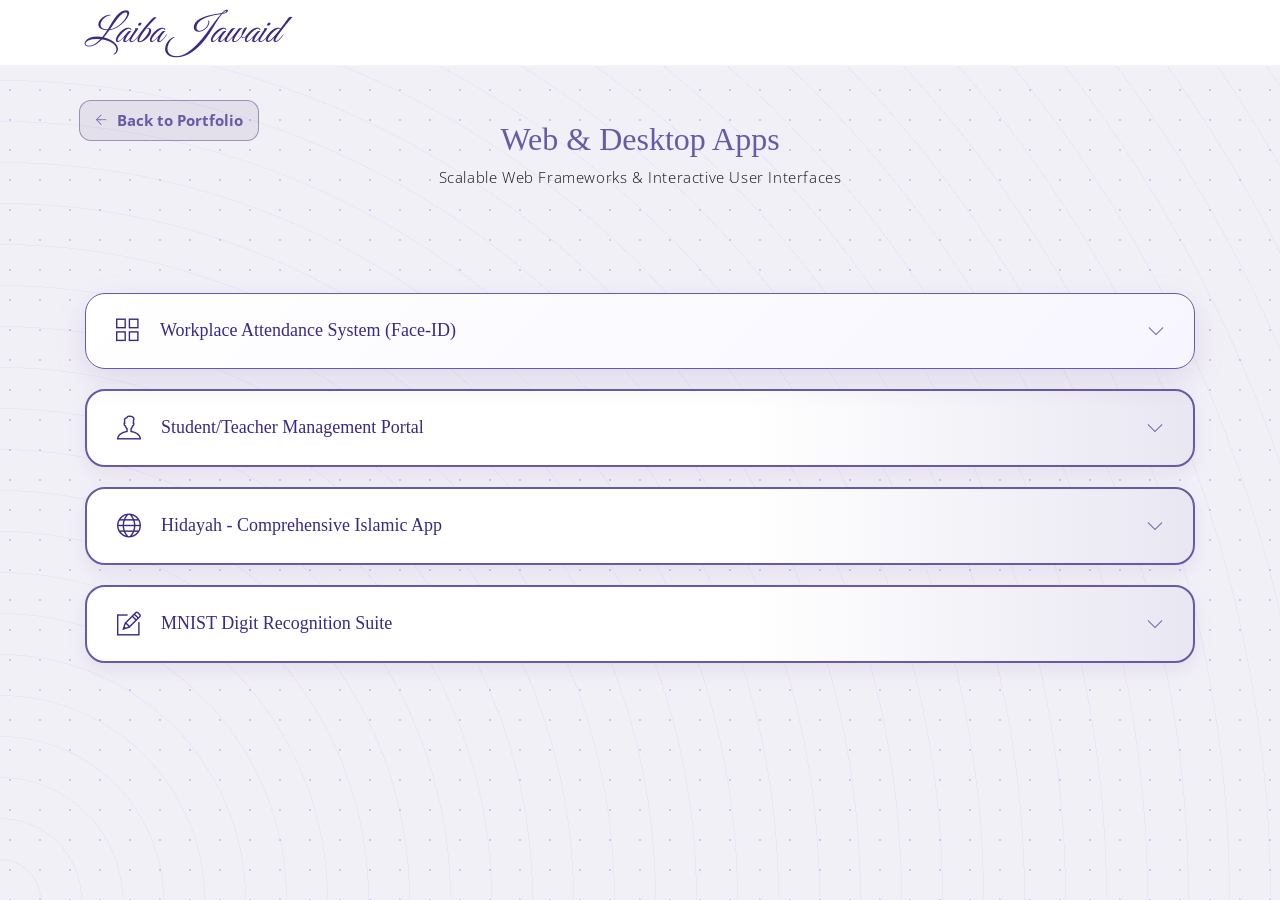
<file: category-web.html>
<!DOCTYPE html>
<html lang="en">
<head>
    <meta charset="utf-8">
    <meta name="viewport" content="width=device-width, initial-scale=1, shrink-to-fit=no">
    <title>Web & Desktop Apps | Laiba Jawaid</title>
    <link rel="stylesheet" href="assets/vendors/themify-icons/css/themify-icons.css">
    <link rel="stylesheet" href="https://cdnjs.cloudflare.com/ajax/libs/font-awesome/6.4.0/css/all.min.css">
    <link rel="stylesheet" href="assets/css/meyawo.css">
    <link rel="stylesheet" href="assets/css/category-style.css">
</head>
<body class="category-page">

    <div class="back-btn-container">
        <div class="container-fluid">
            <a href="index.html#portfolio" class="back-to-home">
                <i class="ti-arrow-left"></i> Back to Portfolio
            </a>
        </div>
    </div>

    <nav class="custom-navbar affix">
        <div class="container">
            <a class="logo calligraphy" href="index.html">Laiba Jawaid</a>
        </div>
    </nav>

    <header class="category-header text-center">
        <div class="container">
            <h2 class="section-title">Web & Desktop Apps</h2>
            <p class="section-subtitle">Scalable Web Frameworks & Interactive User Interfaces</p>
        </div>
    </header>

    <main class="container py-5">
        <div class="project-item clickable-panel featured-item">
            <div class="project-header" onclick="toggleProject(this)">
                <div class="header-left">
                    <i class="ti-layout-grid2 project-icon"></i>
                    <h4>Workplace Attendance System (Face-ID)</h4>
                </div>
                <i class="ti-angle-down arrow"></i>
            </div>
            <div class="project-details">
                <div class="details-inner row">
                    <div class="col-md-4">
                        <img src="assets/imgs/face_attendsys.png" class="img-fluid rounded shadow-sm" alt="Attendance System">
                    </div>
                    <div class="col-md-8">
                        <h5>Full-Stack Flask Application</h5>
                        <p>A face recognition–based attendance system built using Flask and OpenCV. Features include employee enrollment with multiple angles and an SQLite backend for managing 512-D FaceNet embeddings.</p>
                        <div class="tech-stack-badges">
                            <span>Flask</span> <span>OpenCV</span> <span>SQLite3</span> <span>Deep Learning</span>
                        </div>
                        <div class="mt-4">
                            <a href="https://github.com/LaibaJawaid/Workplace-Attendance-System" target="_blank" class="btn btn-dark btn-sm"><i class="fab fa-github"></i> View Repository</a>
                        </div>
                    </div>
                </div>
            </div>
        </div>

        <div class="project-item clickable-panel">
            <div class="project-header" onclick="toggleProject(this)">
                <div class="header-left">
                    <i class="ti-user project-icon"></i>
                    <h4>Student/Teacher Management Portal</h4>
                </div>
                <i class="ti-angle-down arrow"></i>
            </div>
            <div class="project-details">
                <div class="details-inner row">
                    <div class="col-md-4">
                        <img src="assets/imgs/student_mgmt.png" class="img-fluid rounded shadow-sm" alt="Management System">
                    </div>
                    <div class="col-md-8">
                        <h5>Modern Web App with Cloud Storage</h5>
                        <p>A web-based system featuring a modern UI built with HTML/CSS/JS. It utilizes a FastAPI backend for high performance and Firebase for real-time data storage and student analytics.</p>
                        <div class="tech-stack-badges">
                            <span>FastAPI</span> <span>Firebase</span> <span>JavaScript</span> <span>Plotly Dash</span>
                        </div>
                        <div class="mt-4">
                            <a href="https://github.com/LaibaJawaid/Student-Management-System" target="_blank" class="btn btn-dark btn-sm"><i class="fab fa-github"></i> GitHub Repo</a>
                        </div>
                    </div>
                </div>
            </div>
        </div>

        <div class="project-item clickable-panel">
            <div class="project-header" onclick="toggleProject(this)">
                <div class="header-left">
                    <i class="ti-world project-icon"></i>
                    <h4>Hidayah - Comprehensive Islamic App</h4>
                </div>
                <i class="ti-angle-down arrow"></i>
            </div>
            <div class="project-details">
                <div class="details-inner row">
                    <div class="col-md-4">
                        <img src="assets/imgs/hidayah_app.png" class="img-fluid rounded shadow-sm" alt="Hidayah App">
                    </div>
                    <div class="col-md-8">
                        <h5>Streamlit Web Solution</h5>
                        <p>A multi-page application integrating Quranic APIs, Hadith libraries, and live prayer timings. Focused on providing a clean, accessible interface for global users.</p>
                        <div class="tech-stack-badges">
                            <span>Streamlit</span> <span>REST APIs</span> <span>Pandas</span> <span>Python</span>
                        </div>
                        <div class="mt-4">
                            <a href="https://github.com/LaibaJawaid/My-Hidayah-App-on-Streamlit-" target="_blank" class="btn btn-dark btn-sm"><i class="fab fa-github"></i> Source Code</a>
                        </div>
                    </div>
                </div>
            </div>
        </div>

        <div class="project-item clickable-panel">
            <div class="project-header" onclick="toggleProject(this)">
                <div class="header-left">
                    <i class="ti-pencil-alt project-icon"></i>
                    <h4>MNIST Digit Recognition Suite</h4>
                </div>
                <i class="ti-angle-down arrow"></i>
            </div>
            <div class="project-details">
                <div class="details-inner row">
                    <div class="col-md-4">
                        <img src="assets/imgs/mnist2.png" class="img-fluid rounded shadow-sm" alt="MNIST Suite">
                    </div>
                    <div class="col-md-8">
                        <h5>Deep Learning Interactive Suite</h5>
                        <p>Features a Digit Detector and a Digit Arithmetic Calculator. Built with a CNN Keras model achieving 98-99% accuracy, deployed via Streamlit for real-time handwriting recognition.</p>
                        <div class="tech-stack-badges">
                            <span>Keras</span> <span>TensorFlow</span> <span>Streamlit</span> <span>CNN</span>
                        </div>
                        <div class="mt-4">
                            <a href="https://github.com/LaibaJawaid/MNIST-Dataset-explore" target="_blank" class="btn btn-dark btn-sm"><i class="fab fa-github"></i> View Project</a>
                        </div>
                    </div>
                </div>
            </div>
        </div>
    </main>

    <script src="assets/js/category-logic.js"></script>
</body>
</html>
</file>
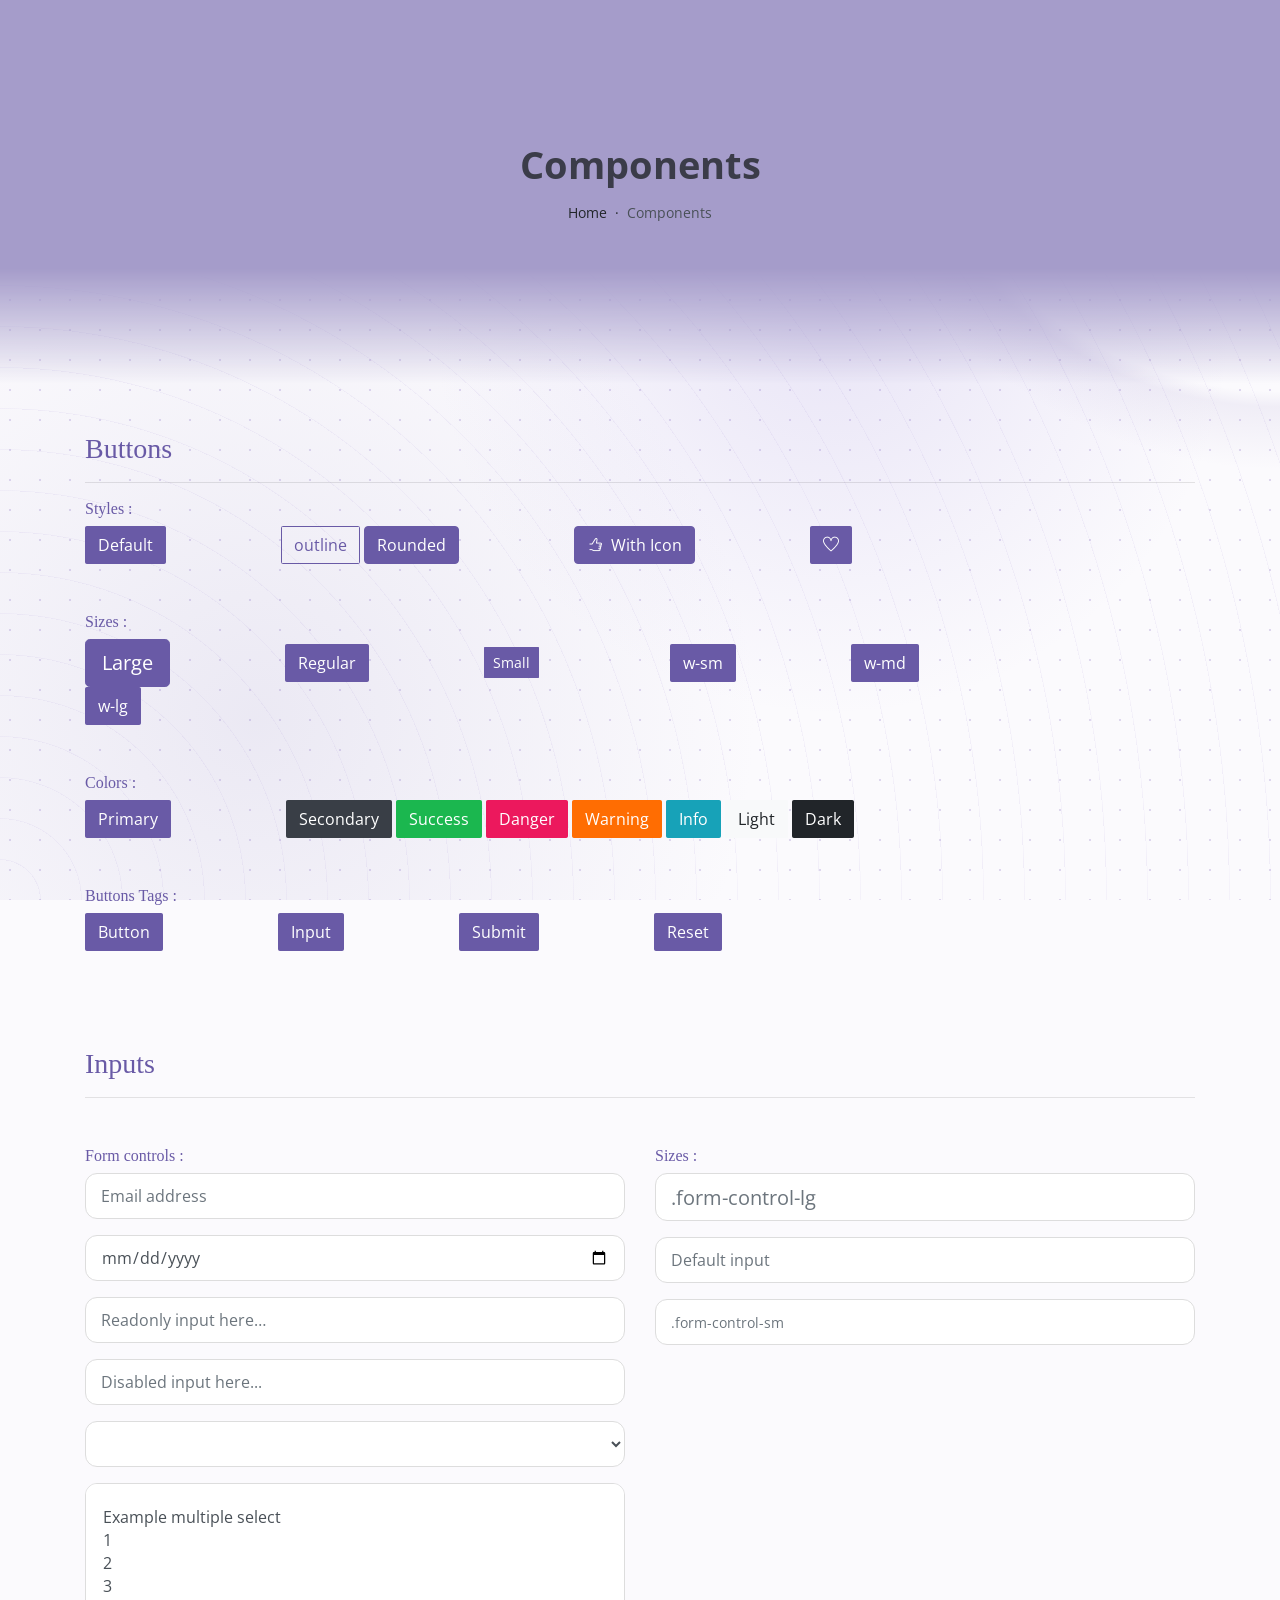
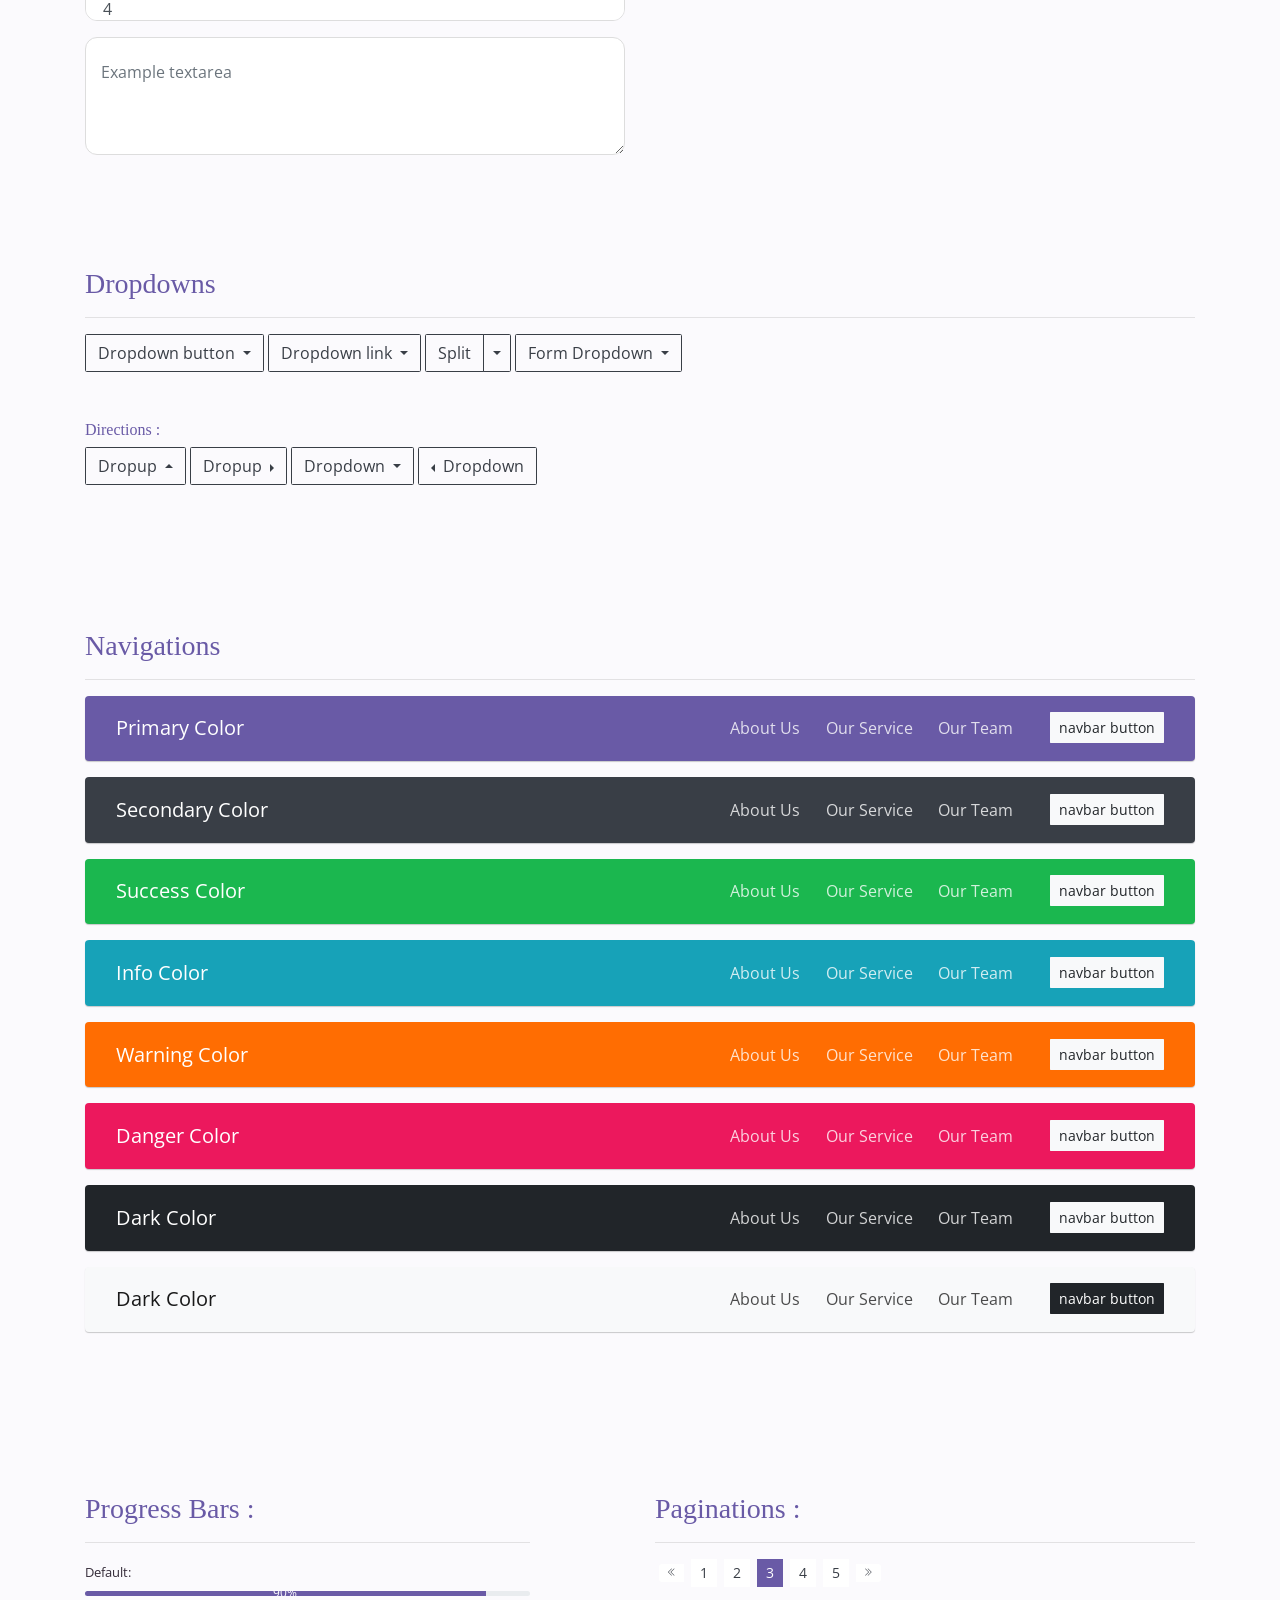
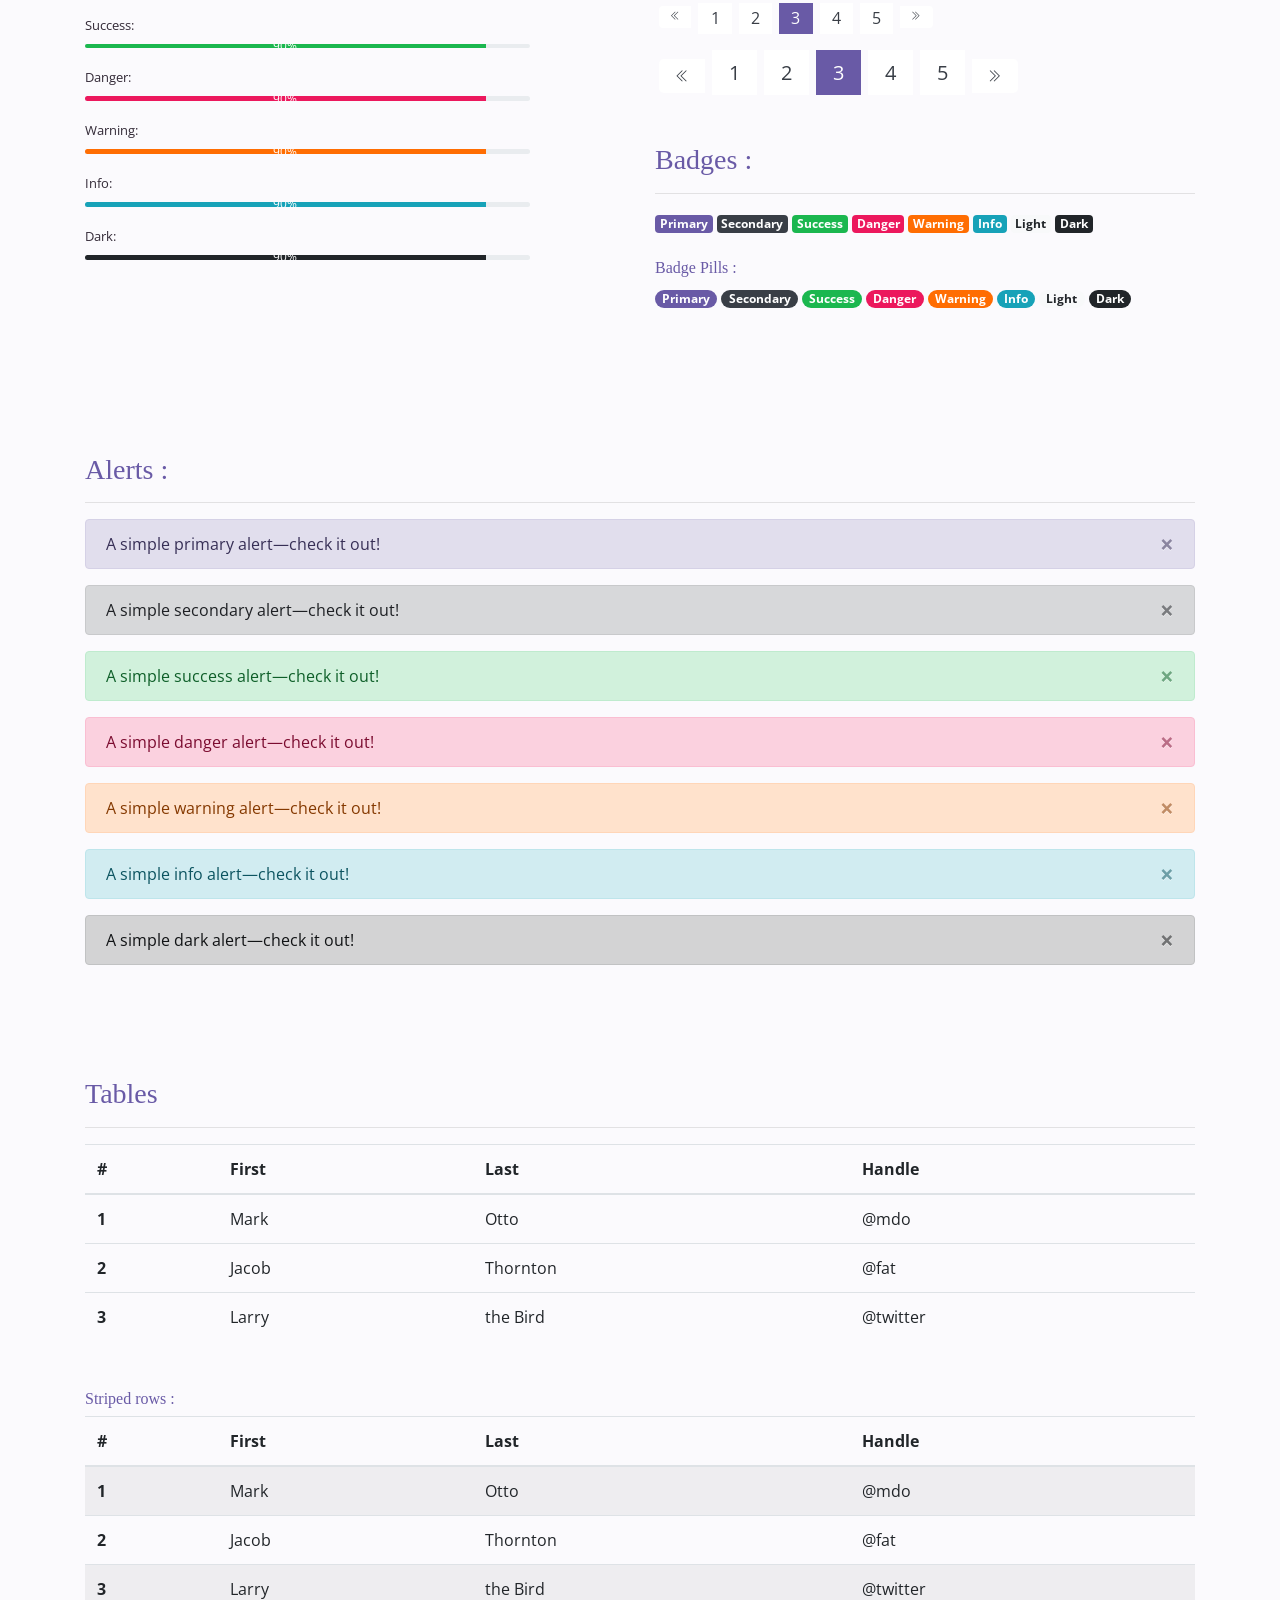
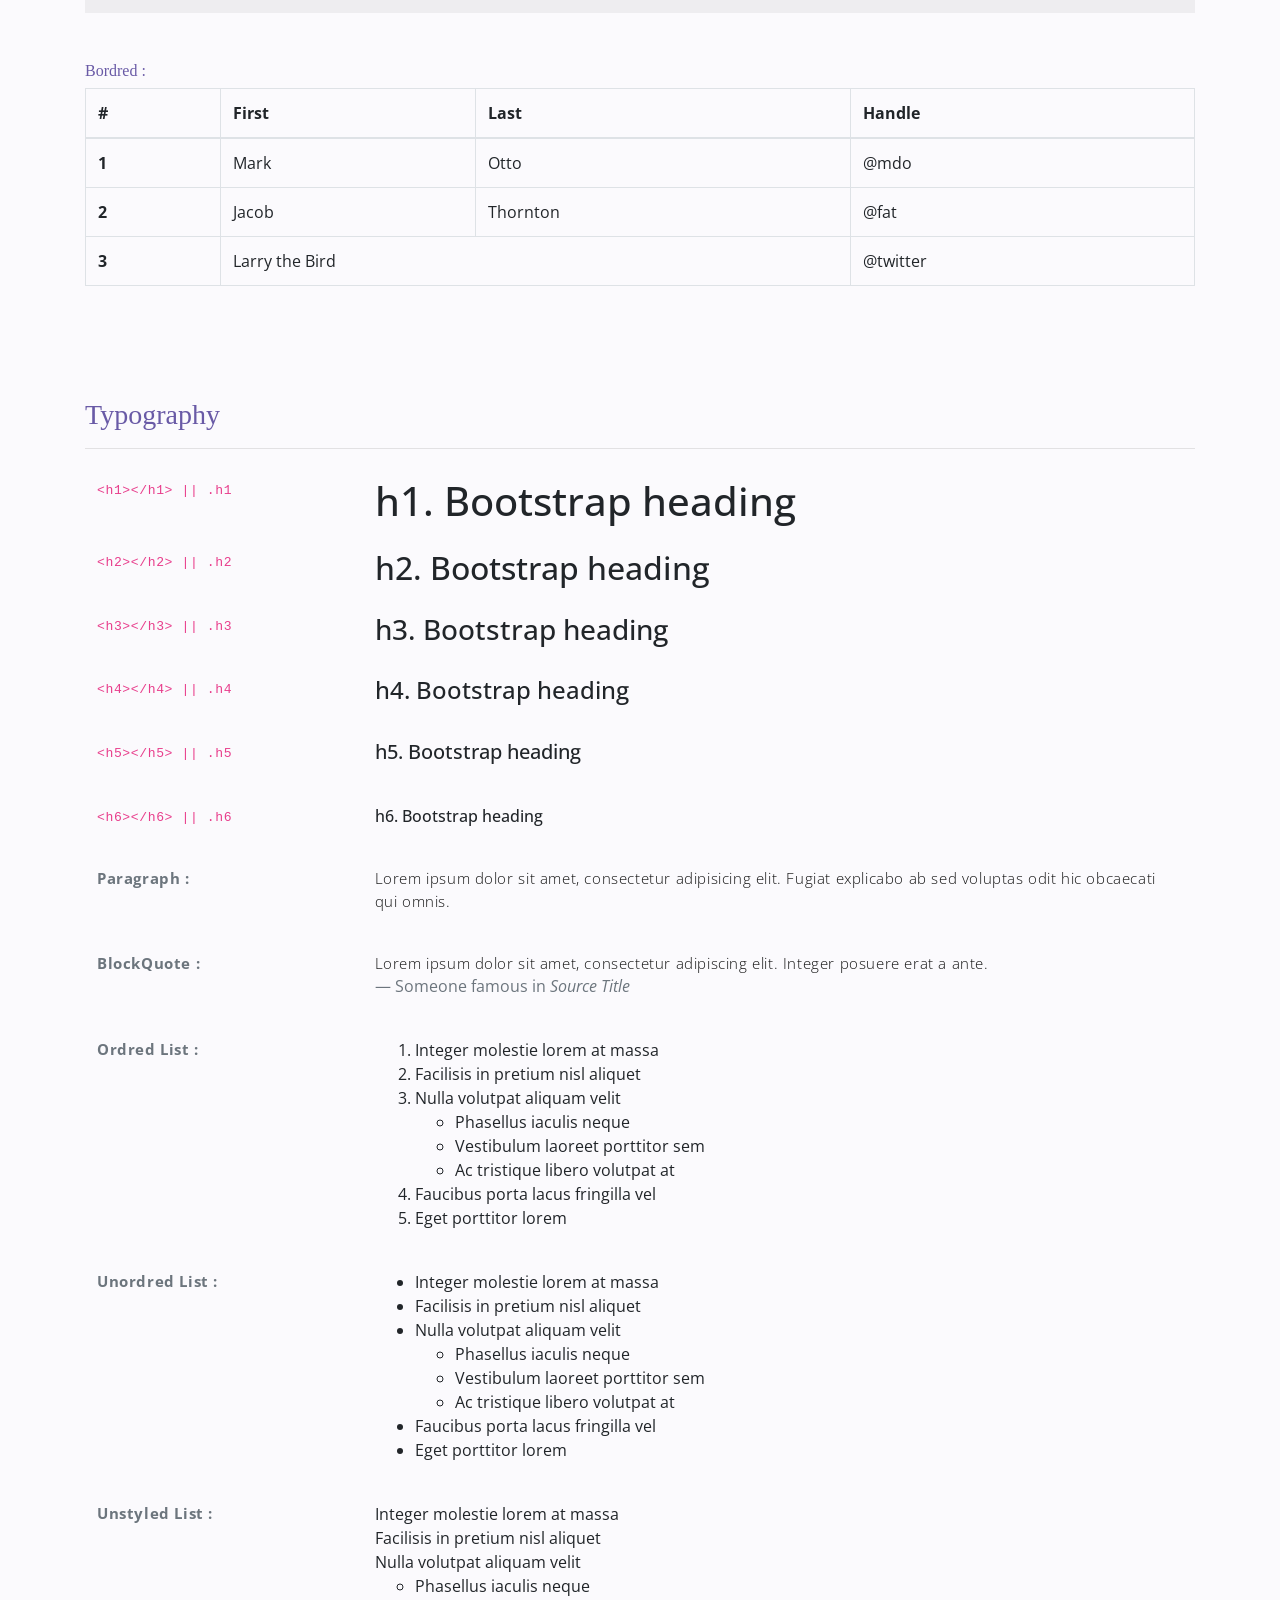
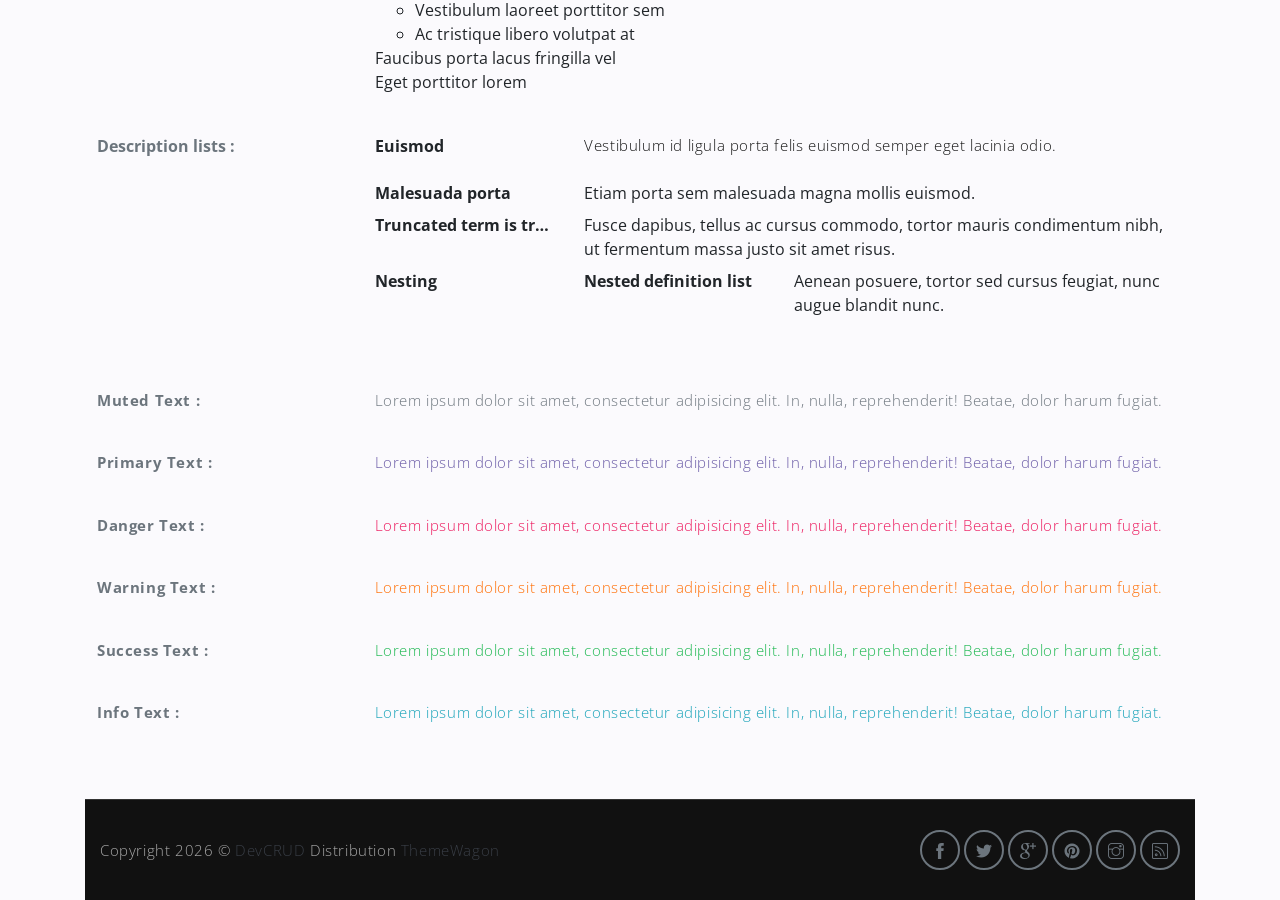
<file: components.html>
<!DOCTYPE html>
<html lang="en">

<head>
   <meta charset="utf-8">
   <meta name="viewport" content="width=device-width, initial-scale=1, shrink-to-fit=no">
   <meta name="description" content="Start your development with Meyawo landing page.">
   <meta name="author" content="Devcrud">
   <title>Meyawo Landing page | Components</title>
   <!-- font icons -->
   <link rel="stylesheet" href="assets/vendors/themify-icons/css/themify-icons.css">
   <!-- Bootstrap + Steller  -->
   <link rel="stylesheet" href="assets/css/meyawo.css">
</head>

<body>

   <!-- Page Header -->
   <header class="header header-mini">
      <div class="header-title">Components</div>
      <nav aria-label="breadcrumb">
         <ol class="breadcrumb">
            <li class="breadcrumb-item"><a href="/">Home</a></li>
            <li class="breadcrumb-item active" aria-current="page">Components</li>
         </ol>
      </nav>
   </header> <!-- End Of Page Header -->

   <!-- main content -->
   <div class="container">

      <!-- Buttons -->
      <h3 class="mt-5">Buttons</h3>
      <hr>
      <h6 class="section-secondary-title">Styles :</h6>
      <button class="btn btn-primary">Default</button>
      <button class="btn btn-outline-primary">outline</button>
      <button class="btn btn-primary rounded">Rounded</button>
      <button class="btn btn-primary rounded"><i class="ti-thumb-up pr-1"></i> With Icon</button>
      <button class="btn btn-primary circle"><i class="ti-heart"></i></button>

      <h6 class="section-secondary-title mt-5">Sizes :</h6>
      <button class="btn btn-primary btn-lg">Large</button>
      <button class="btn btn-primary ">Regular</button>
      <button class="btn btn-primary btn-sm">Small</button>
      <button class="btn btn-primary w-sm ml-3">w-sm</button>
      <button class="btn btn-primary w-md">w-md</button>
      <button class="btn btn-primary w-lg">w-lg</button>

      <h6 class="section-secondary-title mt-5">Colors :</h6>
      <button type="button" class="btn btn-primary">Primary</button>
      <button type="button" class="btn btn-secondary">Secondary</button>
      <button type="button" class="btn btn-success">Success</button>
      <button type="button" class="btn btn-danger">Danger</button>
      <button type="button" class="btn btn-warning">Warning</button>
      <button type="button" class="btn btn-info">Info</button>
      <button type="button" class="btn btn-light">Light</button>
      <button type="button" class="btn btn-dark">Dark</button>

      <h6 class="section-secondary-title mt-5">Buttons Tags :</h6>
      <button class="btn btn-primary" type="submit">Button</button>
      <input class="btn btn-primary" type="button" value="Input">
      <input class="btn btn-primary" type="submit" value="Submit">
      <input class="btn btn-primary" type="reset" value="Reset">

      <!-- devider -->
      <div class="py-5"></div>

      <!-- Inputs -->
      <h3>Inputs</h3>
      <hr>
      <div class="row mt-5">
         <div class="col-md-6">
            <h6 class="section-secondary-title">Form controls :</h6>
            <div class="form-group">
               <input type="email" class="form-control" id="exampleFormControlInput1" placeholder="Email address">
            </div>
            <div class="form-group">
               <input type="date" class="form-control" id="exampleFormControlInput1" placeholder="Date">
            </div>
            <div class="form-group">
               <input class="form-control" type="text" placeholder="Readonly input here…" readonly>
            </div>
            <div class="form-group">
               <input class="form-control" id="disabledInput" type="text" placeholder="Disabled input here..." disabled>
            </div>
            <div class="form-group">
               <select class="form-control" id="exampleFormControlSelect1">
                  <option>Example select</option>
                  <option>1</option>
                  <option>2</option>
                  <option>3</option>
                  <option>4</option>
                  <option>5</option>
               </select>
            </div>
            <div class="form-group">
               <select multiple class="form-control" id="exampleFormControlSelect2">
                  <option>Example multiple select</option>
                  <option>1</option>
                  <option>2</option>
                  <option>3</option>
                  <option>4</option>
                  <option>5</option>
               </select>
            </div>
            <div class="form-group">
               <textarea class="form-control" id="exampleFormControlTextarea1" rows="3"
                  placeholder="Example textarea"></textarea>
            </div>
         </div>
         <div class="col-md-6">
            <h6 class="section-secondary-title">Sizes :</h6>
            <div class="form-group">
               <input class="form-control form-control-lg" type="text" placeholder=".form-control-lg">
            </div>
            <div class="form-group">
               <input class="form-control" type="text" placeholder="Default input">
            </div>
            <div class="form-group">
               <input class="form-control form-control-sm" type="text" placeholder=".form-control-sm">
            </div>
         </div>
      </div> <!-- end of inputs -->

      <!-- devider -->
      <div class="py-5"></div>

      <!-- Dropdowns -->
      <h3 class="components-section-title font-weight-normal">Dropdowns</h3>
      <hr>
      <div class="dropdown d-inline-block">
         <button class="btn btn-outline-secondary dropdown-toggle" type="button" id="dropdownMenuButton"
            data-toggle="dropdown" aria-haspopup="true" aria-expanded="false">
            Dropdown button
         </button>
         <div class="dropdown-menu" aria-labelledby="dropdownMenuButton">
            <a class="dropdown-item" href="#">Action</a>
            <a class="dropdown-item" href="#">Another action</a>
            <a class="dropdown-item" href="#">Something else here</a>
         </div>
      </div>
      <div class="dropdown d-inline-block">
         <a class="btn btn-outline-secondary dropdown-toggle" href="#" role="button" id="dropdownMenuLink"
            data-toggle="dropdown" aria-haspopup="true" aria-expanded="false">
            Dropdown link
         </a>
         <div class="dropdown-menu" aria-labelledby="dropdownMenuLink">
            <a class="dropdown-item" href="#">Action</a>
            <a class="dropdown-item" href="#">Another action</a>
            <a class="dropdown-item" href="#">Something else here</a>
         </div>
      </div>
      <div class="btn-group">
         <button type="button" class="btn btn-outline-secondary">Split</button>
         <button type="button" class="btn btn-outline-secondary dropdown-toggle dropdown-toggle-split"
            data-toggle="dropdown" aria-haspopup="true" aria-expanded="false">
            <span class="sr-only">Toggle Dropdown</span>
         </button>
         <div class="dropdown-menu">
            <a class="dropdown-item" href="#">Action</a>
            <a class="dropdown-item" href="#">Another action</a>
            <a class="dropdown-item" href="#">Something else here</a>
            <div class="dropdown-divider"></div>
            <a class="dropdown-item" href="#">Separated link</a>
         </div>
      </div>
      <div class="btn-group">
         <button class="btn btn-outline-secondary dropdown-toggle" type="button" id="dropdownMenuButton"
            data-toggle="dropdown" aria-haspopup="true" aria-expanded="false">
            Form Dropdown
         </button>
         <div class="dropdown-menu form">
            <form class="px-4 py-3">
               <div class="form-group">
                  <input type="email" class="form-control" id="exampleDropdownFormEmail1"
                     placeholder="email@example.com">
               </div>
               <div class="form-group">
                  <input type="password" class="form-control" id="exampleDropdownFormPassword1" placeholder="Password">
               </div>
               <div class="form-check mb-3">
                  <input type="checkbox" class="form-check-input" id="dropdownCheck">
                  <label class="form-check-label" for="dropdownCheck">
                     Remember me
                  </label>
               </div>
               <button type="submit" class="btn btn-primary btn-block">Sign in</button>
            </form>
            <div class="dropdown-divider"></div>
            <a class="dropdown-item" href="#"><small>New around here? Sign up</small></a>
            <a class="dropdown-item" href="#"><small>Forgot password?</small></a>
         </div>
      </div>
      <h6 class="section-secondary-title mt-5">Directions :</h6>
      <div class="btn-group dropup">
         <button type="button" class="btn btn-outline-secondary dropdown-toggle" data-toggle="dropdown"
            aria-haspopup="true" aria-expanded="false">
            Dropup
         </button>
         <div class="dropdown-menu">
            <a class="dropdown-item" href="#">Action</a>
            <a class="dropdown-item" href="#">Another action</a>
            <a class="dropdown-item" href="#">Something else here</a>
            <div class="dropdown-divider"></div>
            <a class="dropdown-item" href="#">Separated link</a>
         </div>
      </div>
      <div class="btn-group dropright">
         <button type="button" class="btn btn-outline-secondary dropdown-toggle" data-toggle="dropdown"
            aria-haspopup="true" aria-expanded="false">
            Dropup
         </button>
         <div class="dropdown-menu">
            <a class="dropdown-item" href="#">Action</a>
            <a class="dropdown-item" href="#">Another action</a>
            <a class="dropdown-item" href="#">Something else here</a>
            <div class="dropdown-divider"></div>
            <a class="dropdown-item" href="#">Separated link</a>
         </div>
      </div>
      <div class="btn-group">
         <button type="button" class="btn btn-outline-secondary dropdown-toggle" data-toggle="dropdown"
            aria-haspopup="true" aria-expanded="false">
            Dropdown
         </button>
         <div class="dropdown-menu">
            <a class="dropdown-item" href="#">Action</a>
            <a class="dropdown-item" href="#">Another action</a>
            <a class="dropdown-item" href="#">Something else here</a>
            <div class="dropdown-divider"></div>
            <a class="dropdown-item" href="#">Separated link</a>
         </div>
      </div>
      <div class="btn-group dropleft">
         <button type="button" class="btn btn-outline-secondary dropdown-toggle" data-toggle="dropdown"
            aria-haspopup="true" aria-expanded="false">
            Dropdown
         </button>
         <div class="dropdown-menu">
            <a class="dropdown-item" href="#">Action</a>
            <a class="dropdown-item" href="#">Another action</a>
            <a class="dropdown-item" href="#">Something else here</a>
            <div class="dropdown-divider"></div>
            <a class="dropdown-item" href="#">Separated link</a>
         </div>
      </div> <!-- end of Dropdowns -->

      <!-- devider -->
      <div class="py-5"></div>

      <!-- navbars -->
      <h3 class="components-section-title font-weight-normal mt-5">Navigations</h3>
      <hr>
      <nav class="navbar navbar-expand-sm navbar-dark bg-primary rounded shadow mb-3">
         <div class="container">
            <a class="navbar-brand" href="#">Primary Color</a>
            <button class="navbar-toggler ml-auto" type="button" data-toggle="collapse"
               data-target="#navbarSupportedContent" aria-controls="navbarSupportedContent" aria-expanded="false"
               aria-label="Toggle navigation">
               <span class="navbar-toggler-icon"></span>
            </button>
            <div class="collapse navbar-collapse" id="navbarSupportedContent">
               <ul class="navbar-nav ml-auto">
                  <li class="nav-item">
                     <a class="nav-link" href="#about">About Us</a>
                  </li>
                  <li class="nav-item">
                     <a class="nav-link" href="#service">Our Service</a>
                  </li>
                  <li class="nav-item">
                     <a class="nav-link" href="#team">Our Team</a>
                  </li>
                  <li class="nav-item">
                     <a href="#book-table" class="ml-4 mt-1 btn btn-light btn-sm">navbar button</a>
                  </li>
               </ul>
            </div>
         </div>
      </nav>
      <nav class="navbar navbar-expand-sm navbar-dark bg-secondary rounded shadow mb-3">
         <div class="container">
            <a class="navbar-brand" href="#">Secondary Color</a>
            <button class="navbar-toggler ml-auto" type="button" data-toggle="collapse"
               data-target="#navbarSupportedContent" aria-controls="navbarSupportedContent" aria-expanded="false"
               aria-label="Toggle navigation">
               <span class="navbar-toggler-icon"></span>
            </button>
            <div class="collapse navbar-collapse" id="navbarSupportedContent">
               <ul class="navbar-nav ml-auto">
                  <li class="nav-item">
                     <a class="nav-link" href="#about">About Us</a>
                  </li>
                  <li class="nav-item">
                     <a class="nav-link" href="#service">Our Service</a>
                  </li>
                  <li class="nav-item">
                     <a class="nav-link" href="#team">Our Team</a>
                  </li>
                  <li class="nav-item">
                     <a href="#book-table" class="ml-4 mt-1 btn btn-light btn-sm">navbar button</a>
                  </li>
               </ul>
            </div>
         </div>
      </nav>
      <nav class="navbar navbar-expand-sm navbar-dark bg-success rounded shadow mb-3">
         <div class="container">
            <a class="navbar-brand" href="#">Success Color</a>
            <button class="navbar-toggler ml-auto" type="button" data-toggle="collapse"
               data-target="#navbarSupportedContent" aria-controls="navbarSupportedContent" aria-expanded="false"
               aria-label="Toggle navigation">
               <span class="navbar-toggler-icon"></span>
            </button>
            <div class="collapse navbar-collapse" id="navbarSupportedContent">
               <ul class="navbar-nav ml-auto">
                  <li class="nav-item">
                     <a class="nav-link" href="#about">About Us</a>
                  </li>
                  <li class="nav-item">
                     <a class="nav-link" href="#service">Our Service</a>
                  </li>
                  <li class="nav-item">
                     <a class="nav-link" href="#team">Our Team</a>
                  </li>
                  <li class="nav-item">
                     <a href="#book-table" class="ml-4 mt-1 btn btn-light btn-sm">navbar button</a>
                  </li>
               </ul>
            </div>
         </div>
      </nav>
      <nav class="navbar navbar-expand-sm navbar-dark bg-info rounded shadow mb-3">
         <div class="container">
            <a class="navbar-brand" href="#">Info Color</a>
            <button class="navbar-toggler ml-auto" type="button" data-toggle="collapse"
               data-target="#navbarSupportedContent" aria-controls="navbarSupportedContent" aria-expanded="false"
               aria-label="Toggle navigation">
               <span class="navbar-toggler-icon"></span>
            </button>
            <div class="collapse navbar-collapse" id="navbarSupportedContent">
               <ul class="navbar-nav ml-auto">
                  <li class="nav-item">
                     <a class="nav-link" href="#about">About Us</a>
                  </li>
                  <li class="nav-item">
                     <a class="nav-link" href="#service">Our Service</a>
                  </li>
                  <li class="nav-item">
                     <a class="nav-link" href="#team">Our Team</a>
                  </li>
                  <li class="nav-item">
                     <a href="#book-table" class="ml-4 mt-1 btn btn-light btn-sm">navbar button</a>
                  </li>
               </ul>
            </div>
         </div>
      </nav>
      <nav class="navbar navbar-expand-sm navbar-dark bg-warning rounded shadow mb-3">
         <div class="container">
            <a class="navbar-brand" href="#">Warning Color</a>
            <button class="navbar-toggler ml-auto" type="button" data-toggle="collapse"
               data-target="#navbarSupportedContent" aria-controls="navbarSupportedContent" aria-expanded="false"
               aria-label="Toggle navigation">
               <span class="navbar-toggler-icon"></span>
            </button>
            <div class="collapse navbar-collapse" id="navbarSupportedContent">
               <ul class="navbar-nav ml-auto">
                  <li class="nav-item">
                     <a class="nav-link" href="#about">About Us</a>
                  </li>
                  <li class="nav-item">
                     <a class="nav-link" href="#service">Our Service</a>
                  </li>
                  <li class="nav-item">
                     <a class="nav-link" href="#team">Our Team</a>
                  </li>
                  <li class="nav-item">
                     <a href="#book-table" class="ml-4 mt-1 btn btn-light btn-sm">navbar button</a>
                  </li>
               </ul>
            </div>
         </div>
      </nav>
      <nav class="navbar navbar-expand-sm navbar-dark bg-danger rounded shadow mb-3">
         <div class="container">
            <a class="navbar-brand" href="#">Danger Color</a>
            <button class="navbar-toggler ml-auto" type="button" data-toggle="collapse"
               data-target="#navbarSupportedContent" aria-controls="navbarSupportedContent" aria-expanded="false"
               aria-label="Toggle navigation">
               <span class="navbar-toggler-icon"></span>
            </button>
            <div class="collapse navbar-collapse" id="navbarSupportedContent">
               <ul class="navbar-nav ml-auto">
                  <li class="nav-item">
                     <a class="nav-link" href="#about">About Us</a>
                  </li>
                  <li class="nav-item">
                     <a class="nav-link" href="#service">Our Service</a>
                  </li>
                  <li class="nav-item">
                     <a class="nav-link" href="#team">Our Team</a>
                  </li>
                  <li class="nav-item">
                     <a href="#book-table" class="ml-4 mt-1 btn btn-light btn-sm">navbar button</a>
                  </li>
               </ul>
            </div>
         </div>
      </nav>
      <nav class="navbar navbar-expand-sm navbar-dark bg-dark rounded shadow mb-3">
         <div class="container">
            <a class="navbar-brand" href="#">Dark Color</a>
            <button class="navbar-toggler ml-auto" type="button" data-toggle="collapse"
               data-target="#navbarSupportedContent" aria-controls="navbarSupportedContent" aria-expanded="false"
               aria-label="Toggle navigation">
               <span class="navbar-toggler-icon"></span>
            </button>
            <div class="collapse navbar-collapse" id="navbarSupportedContent">
               <ul class="navbar-nav ml-auto">
                  <li class="nav-item">
                     <a class="nav-link" href="#about">About Us</a>
                  </li>
                  <li class="nav-item">
                     <a class="nav-link" href="#service">Our Service</a>
                  </li>
                  <li class="nav-item">
                     <a class="nav-link" href="#team">Our Team</a>
                  </li>
                  <li class="nav-item">
                     <a href="#book-table" class="ml-4 mt-1 btn btn-light btn-sm">navbar button</a>
                  </li>
               </ul>
            </div>
         </div>
      </nav>
      <nav class="navbar navbar-expand-sm navbar-light bg-light rounded shadow mb-3">
         <div class="container">
            <a class="navbar-brand" href="#">Dark Color</a>
            <button class="navbar-toggler ml-auto" type="button" data-toggle="collapse"
               data-target="#navbarSupportedContent" aria-controls="navbarSupportedContent" aria-expanded="false"
               aria-label="Toggle navigation">
               <span class="navbar-toggler-icon"></span>
            </button>
            <div class="collapse navbar-collapse" id="navbarSupportedContent">
               <ul class="navbar-nav ml-auto">
                  <li class="nav-item">
                     <a class="nav-link" href="#about">About Us</a>
                  </li>
                  <li class="nav-item">
                     <a class="nav-link" href="#service">Our Service</a>
                  </li>
                  <li class="nav-item">
                     <a class="nav-link" href="#team">Our Team</a>
                  </li>
                  <li class="nav-item">
                     <a href="#book-table" class="ml-4 mt-1 btn btn-dark btn-sm">navbar button</a>
                  </li>
               </ul>
            </div>
         </div>
      </nav>
      <!-- End of navbars -->

      <!-- devider -->
      <div class="py-5"></div>

      <!-- progress bars -->
      <div class="row justify-content-between">
         <div class="col-md-5">
            <h3 class="components-section-title font-weight-normal mt-5">Progress Bars :</h3>
            <hr>
            <small>Default: </small>
            <div class="progress mt-2 mb-3">
               <div class="progress-bar" role="progressbar" style="width: 90%" aria-valuenow="25" aria-valuemin="0"
                  aria-valuemax="100"><span>90%</span></div>
            </div>
            <small>Success:</small>
            <div class="progress mt-2 mb-3">
               <div class="progress-bar bg-success" role="progressbar" style="width: 90%" aria-valuenow="25"
                  aria-valuemin="0" aria-valuemax="100"><span>90%</span></div>
            </div>
            <small>Danger:</small>
            <div class="progress mt-2 mb-3">
               <div class="progress-bar bg-danger" role="progressbar" style="width: 90%" aria-valuenow="25"
                  aria-valuemin="0" aria-valuemax="100"><span>90%</span></div>
            </div>
            <small>Warning:</small>
            <div class="progress mt-2 mb-3">
               <div class="progress-bar bg-warning" role="progressbar" style="width: 90%" aria-valuenow="25"
                  aria-valuemin="0" aria-valuemax="100"><span>90%</span></div>
            </div>
            <small>Info:</small>
            <div class="progress mt-2 mb-3">
               <div class="progress-bar bg-info" role="progressbar" style="width: 90%" aria-valuenow="25"
                  aria-valuemin="0" aria-valuemax="100"><span>90%</span></div>
            </div>
            <small>Dark:</small>
            <div class="progress mt-2 mb-3">
               <div class="progress-bar bg-dark" role="progressbar" style="width: 90%" aria-valuenow="25"
                  aria-valuemin="0" aria-valuemax="100"><span>90%</span></div>
            </div>
         </div>
         <div class="col-md-6">
            <h3 class="components-section-title font-weight-normal mt-5">Paginations :</h3>
            <hr>
            <nav aria-label="Page navigation example">
               <ul class="pagination pagination-sm">
                  <li class="page-item"><a class="page-link" href="#"><i class="ti-angle-double-left"></i></a></li>
                  <li class="page-item"><a class="page-link" href="#">1</a></li>
                  <li class="page-item"><a class="page-link" href="#">2</a></li>
                  <li class="page-item active"><a class="page-link" href="#">3</a></li>
                  <li class="page-item"><a class="page-link" href="#">4</a></li>
                  <li class="page-item"><a class="page-link" href="#">5</a></li>
                  <li class="page-item"><a class="page-link" href="#"><i class="ti-angle-double-right"></i></a></li>
               </ul>
            </nav>
            <nav aria-label="Page navigation example">
               <ul class="pagination">
                  <li class="page-item"><a class="page-link" href="#"><i class="ti-angle-double-left"></i></a></li>
                  <li class="page-item"><a class="page-link" href="#">1</a></li>
                  <li class="page-item"><a class="page-link" href="#">2</a></li>
                  <li class="page-item active"><a class="page-link" href="#">3</a></li>
                  <li class="page-item"><a class="page-link" href="#">4</a></li>
                  <li class="page-item"><a class="page-link" href="#">5</a></li>
                  <li class="page-item"><a class="page-link" href="#"><i class="ti-angle-double-right"></i></a></li>
               </ul>
            </nav>
            <nav aria-label="Page navigation example">
               <ul class="pagination pagination-lg">
                  <li class="page-item"><a class="page-link" href="#"><i class="ti-angle-double-left"></i></a></li>
                  <li class="page-item"><a class="page-link" href="#">1</a></li>
                  <li class="page-item"><a class="page-link" href="#">2</a></li>
                  <li class="page-item active"><a class="page-link" href="#">3</a></li>
                  <li class="page-item"><a class="page-link" href="#">4</a></li>
                  <li class="page-item"><a class="page-link" href="#">5</a></li>
                  <li class="page-item"><a class="page-link" href="#"><i class="ti-angle-double-right"></i></a></li>
               </ul>
            </nav>

            <!-- Badges -->
            <h3 class="components-section-title font-weight-normal mt-5">Badges :</h3>
            <hr>
            <span class="badge badge-primary">Primary</span>
            <span class="badge badge-secondary">Secondary</span>
            <span class="badge badge-success">Success</span>
            <span class="badge badge-danger">Danger</span>
            <span class="badge badge-warning">Warning</span>
            <span class="badge badge-info">Info</span>
            <span class="badge badge-light">Light</span>
            <span class="badge badge-dark">Dark</span>
            <h6 class="section-secondary-title mt-4 mb-2">Badge Pills :</h6>
            <span class="badge badge-pill badge-primary">Primary</span>
            <span class="badge badge-pill badge-secondary">Secondary</span>
            <span class="badge badge-pill badge-success">Success</span>
            <span class="badge badge-pill badge-danger">Danger</span>
            <span class="badge badge-pill badge-warning">Warning</span>
            <span class="badge badge-pill badge-info">Info</span>
            <span class="badge badge-pill badge-light">Light</span>
            <span class="badge badge-pill badge-dark">Dark</span>
         </div>
      </div> <!-- End of Progress bars -->

      <!-- devider -->
      <div class="py-5"></div>

      <!-- Alerts -->
      <h3 class="components-section-title font-weight-normal mt-5">Alerts :</h3>
      <hr>
      <div class="alert alert-primary alert-dismissible fade show" role="alert">
         A simple primary alert—check it out!
         <button type="button" class="close" data-dismiss="alert" aria-label="Close">
            <span aria-hidden="true">&times;</span>
         </button>
      </div>
      <div class="alert alert-secondary alert-dismissible fade show" role="alert">
         A simple secondary alert—check it out!
         <button type="button" class="close" data-dismiss="alert" aria-label="Close">
            <span aria-hidden="true">&times;</span>
         </button>
      </div>
      <div class="alert alert-success alert-dismissible fade show" role="alert">
         A simple success alert—check it out!
         <button type="button" class="close" data-dismiss="alert" aria-label="Close">
            <span aria-hidden="true">&times;</span>
         </button>
      </div>
      <div class="alert alert-danger alert-dismissible fade show" role="alert">
         A simple danger alert—check it out!
         <button type="button" class="close" data-dismiss="alert" aria-label="Close">
            <span aria-hidden="true">&times;</span>
         </button>
      </div>
      <div class="alert alert-warning alert-dismissible fade show" role="alert">
         A simple warning alert—check it out!
         <button type="button" class="close" data-dismiss="alert" aria-label="Close">
            <span aria-hidden="true">&times;</span>
         </button>
      </div>
      <div class="alert alert-info alert-dismissible fade show" role="alert">
         A simple info alert—check it out!
         <button type="button" class="close" data-dismiss="alert" aria-label="Close">
            <span aria-hidden="true">&times;</span>
         </button>
      </div>
      <div class="alert alert-dark alert-dismissible fade show" role="alert">
         A simple dark alert—check it out!
         <button type="button" class="close" data-dismiss="alert" aria-label="Close">
            <span aria-hidden="true">&times;</span>
         </button>
      </div>
      <!-- end of alerts -->

      <!-- devider -->
      <div class="py-5"></div>

      <!-- tables -->
      <h3 class="components-section-title">Tables</h3>
      <hr>
      <table class="table">
         <thead>
            <tr>
               <th scope="col">#</th>
               <th scope="col">First</th>
               <th scope="col">Last</th>
               <th scope="col">Handle</th>
            </tr>
         </thead>
         <tbody>
            <tr>
               <th scope="row">1</th>
               <td>Mark</td>
               <td>Otto</td>
               <td>@mdo</td>
            </tr>
            <tr>
               <th scope="row">2</th>
               <td>Jacob</td>
               <td>Thornton</td>
               <td>@fat</td>
            </tr>
            <tr>
               <th scope="row">3</th>
               <td>Larry</td>
               <td>the Bird</td>
               <td>@twitter</td>
            </tr>
         </tbody>
      </table>

      <h6 class="section-secondary-title mt-5">Striped rows :</h6>
      <table class="table table-striped">
         <thead>
            <tr>
               <th scope="col">#</th>
               <th scope="col">First</th>
               <th scope="col">Last</th>
               <th scope="col">Handle</th>
            </tr>
         </thead>
         <tbody>
            <tr>
               <th scope="row">1</th>
               <td>Mark</td>
               <td>Otto</td>
               <td>@mdo</td>
            </tr>
            <tr>
               <th scope="row">2</th>
               <td>Jacob</td>
               <td>Thornton</td>
               <td>@fat</td>
            </tr>
            <tr>
               <th scope="row">3</th>
               <td>Larry</td>
               <td>the Bird</td>
               <td>@twitter</td>
            </tr>
         </tbody>
      </table>

      <h6 class="section-secondary-title mt-5">Bordred :</h6>
      <table class="table table-bordered">
         <thead>
            <tr>
               <th scope="col">#</th>
               <th scope="col">First</th>
               <th scope="col">Last</th>
               <th scope="col">Handle</th>
            </tr>
         </thead>
         <tbody>
            <tr>
               <th scope="row">1</th>
               <td>Mark</td>
               <td>Otto</td>
               <td>@mdo</td>
            </tr>
            <tr>
               <th scope="row">2</th>
               <td>Jacob</td>
               <td>Thornton</td>
               <td>@fat</td>
            </tr>
            <tr>
               <th scope="row">3</th>
               <td colspan="2">Larry the Bird</td>
               <td>@twitter</td>
            </tr>
         </tbody>
      </table>
      <!-- end of tables -->

      <!-- devider -->
      <div class="py-5"></div>

      <!-- typography -->
      <h3 class="components-section-title">Typography</h3>
      <hr>
      <table class="table table-borderless v-align-center">
         <tbody>
            <tr>
               <td>
                  <p><code class="highlighter-rouge">&lt;h1&gt;&lt;/h1&gt; || .h1</code></p>
               </td>
               <td class="w-75"><span class="h1">h1. Bootstrap heading</span></td>
            </tr>
            <tr>
               <td>
                  <p><code class="highlighter-rouge">&lt;h2&gt;&lt;/h2&gt; || .h2</code></p>
               </td>
               <td><span class="h2">h2. Bootstrap heading</span></td>
            </tr>
            <tr>
               <td>
                  <p><code class="highlighter-rouge">&lt;h3&gt;&lt;/h3&gt; || .h3</code></p>
               </td>
               <td><span class="h3">h3. Bootstrap heading</span></td>
            </tr>
            <tr>
               <td>
                  <p><code class="highlighter-rouge">&lt;h4&gt;&lt;/h4&gt; || .h4</code></p>
               </td>
               <td><span class="h4">h4. Bootstrap heading</span></td>
            </tr>
            <tr>
               <td>
                  <p><code class="highlighter-rouge">&lt;h5&gt;&lt;/h5&gt; || .h5</code></p>
               </td>
               <td><span class="h5">h5. Bootstrap heading</span></td>
            </tr>
            <tr>
               <td>
                  <p><code class="highlighter-rouge">&lt;h6&gt;&lt;/h6&gt; || .h6</code></p>
               </td>
               <td><span class="h6">h6. Bootstrap heading</span></td>
            </tr>
            <tr>
               <td>
                  <p class="font-weight-bold text-muted">Paragraph :</p>
               </td>
               <td>
                  <p>Lorem ipsum dolor sit amet, consectetur adipisicing elit. Fugiat explicabo ab sed voluptas odit hic
                     obcaecati qui omnis.</p>
               </td>
            </tr>
            <tr>
               <td>
                  <p class="font-weight-bold text-muted">BlockQuote :</p>
               </td>
               <td>
                  <blockquote class="blockquote">
                     <p class="mb-0">Lorem ipsum dolor sit amet, consectetur adipiscing elit. Integer posuere erat a
                        ante.</p>
                     <footer class="blockquote-footer">Someone famous in <cite title="Source Title">Source Title</cite>
                     </footer>
                  </blockquote>
               </td>
            </tr>

            <tr>
               <td>
                  <p class="font-weight-bold text-muted">Ordred List :</p>
               </td>
               <td>
                  <ol>
                     <li>Integer molestie lorem at massa</li>
                     <li>Facilisis in pretium nisl aliquet</li>
                     <li>Nulla volutpat aliquam velit
                        <ul>
                           <li>Phasellus iaculis neque</li>
                           <li>Vestibulum laoreet porttitor sem</li>
                           <li>Ac tristique libero volutpat at</li>
                        </ul>
                     </li>
                     <li>Faucibus porta lacus fringilla vel</li>
                     <li>Eget porttitor lorem</li>
                  </ol>
               </td>
            </tr>
            <tr>
               <td>
                  <p class="font-weight-bold text-muted">Unordred List :</p>
               </td>
               <td>
                  <ul>
                     <li>Integer molestie lorem at massa</li>
                     <li>Facilisis in pretium nisl aliquet</li>
                     <li>Nulla volutpat aliquam velit
                        <ul>
                           <li>Phasellus iaculis neque</li>
                           <li>Vestibulum laoreet porttitor sem</li>
                           <li>Ac tristique libero volutpat at</li>
                        </ul>
                     </li>
                     <li>Faucibus porta lacus fringilla vel</li>
                     <li>Eget porttitor lorem</li>
                  </ul>
               </td>
            </tr>
            <tr>
               <td>
                  <p class="font-weight-bold text-muted">Unstyled List :</p>
               </td>
               <td>
                  <ul class="list-unstyled">
                     <li>Integer molestie lorem at massa</li>
                     <li>Facilisis in pretium nisl aliquet</li>
                     <li>Nulla volutpat aliquam velit
                        <ul>
                           <li>Phasellus iaculis neque</li>
                           <li>Vestibulum laoreet porttitor sem</li>
                           <li>Ac tristique libero volutpat at</li>
                        </ul>
                     </li>
                     <li>Faucibus porta lacus fringilla vel</li>
                     <li>Eget porttitor lorem</li>
                  </ul>
               </td>
            </tr>
            <tr>
               <td class="font-weight-bold text-muted">Description lists : </td>
               <td>
                  <dl class="row">
                     <dt class="col-sm-3">Euismod</dt>
                     <dd class="col-sm-9">
                        <p>Vestibulum id ligula porta felis euismod semper eget lacinia odio.</p>
                     </dd>

                     <dt class="col-sm-3">Malesuada porta</dt>
                     <dd class="col-sm-9">Etiam porta sem malesuada magna mollis euismod.</dd>

                     <dt class="col-sm-3 text-truncate">Truncated term is truncated</dt>
                     <dd class="col-sm-9">Fusce dapibus, tellus ac cursus commodo, tortor mauris condimentum nibh, ut
                        fermentum massa justo sit amet risus.</dd>

                     <dt class="col-sm-3">Nesting</dt>
                     <dd class="col-sm-9">
                        <dl class="row">
                           <dt class="col-sm-4">Nested definition list</dt>
                           <dd class="col-sm-8">Aenean posuere, tortor sed cursus feugiat, nunc augue blandit nunc.</dd>
                        </dl>
                     </dd>
                  </dl>
               </td>
            </tr>
            <tr>
               <td>
                  <p class="font-weight-bold text-muted">Muted Text :</p>
               </td>
               <td>
                  <p class="text-muted">Lorem ipsum dolor sit amet, consectetur adipisicing elit. In, nulla,
                     reprehenderit! Beatae, dolor harum fugiat.</p>
               </td>
            </tr>
            <tr>
               <td>
                  <p class="font-weight-bold text-muted">Primary Text :</p>
               </td>
               <td>
                  <p class="text-primary">Lorem ipsum dolor sit amet, consectetur adipisicing elit. In, nulla,
                     reprehenderit! Beatae, dolor harum fugiat.</p>
               </td>
            </tr>
            <tr>
               <td>
                  <p class="font-weight-bold text-muted">Danger Text :</p>
               </td>
               <td>
                  <p class="text-danger">Lorem ipsum dolor sit amet, consectetur adipisicing elit. In, nulla,
                     reprehenderit! Beatae, dolor harum fugiat.</p>
               </td>
            </tr>
            <tr>
               <td>
                  <p class="font-weight-bold text-muted">Warning Text :</p>
               </td>
               <td>
                  <p class="text-warning">Lorem ipsum dolor sit amet, consectetur adipisicing elit. In, nulla,
                     reprehenderit! Beatae, dolor harum fugiat.</p>
               </td>
            </tr>
            <tr>
               <td>
                  <p class="font-weight-bold text-muted">Success Text :</p>
               </td>
               <td>
                  <p class="text-success">Lorem ipsum dolor sit amet, consectetur adipisicing elit. In, nulla,
                     reprehenderit! Beatae, dolor harum fugiat.</p>
               </td>
            </tr>
            <tr>
               <td>
                  <p class="font-weight-bold text-muted">Info Text :</p>
               </td>
               <td>
                  <p class="text-info">Lorem ipsum dolor sit amet, consectetur adipisicing elit. In, nulla,
                     reprehenderit! Beatae, dolor harum fugiat.</p>
               </td>
            </tr>
         </tbody>
      </table>
   </div>
   <!-- end of typography -->

   <!-- footer -->
   <div class="container mt-5">
      <footer class="footer">
         <p class="mb-0">Copyright
            <script>document.write(new Date().getFullYear())</script> &copy; <a
               href="http://www.devcrud.com">DevCRUD</a> Distribution <a href="https://themewagon.com">ThemeWagon</a>
         </p>
         <div class="social-links text-right m-auto ml-sm-auto">
            <a href="javascript:void(0)" class="link"><i class="ti-facebook"></i></a>
            <a href="javascript:void(0)" class="link"><i class="ti-twitter-alt"></i></a>
            <a href="javascript:void(0)" class="link"><i class="ti-google"></i></a>
            <a href="javascript:void(0)" class="link"><i class="ti-pinterest-alt"></i></a>
            <a href="javascript:void(0)" class="link"><i class="ti-instagram"></i></a>
            <a href="javascript:void(0)" class="link"><i class="ti-rss"></i></a>
         </div>
      </footer>
   </div> <!-- end of page footer -->

   <!-- core  -->
   <script src="assets/vendors/jquery/jquery-3.4.1.js"></script>
   <script src="assets/vendors/bootstrap/bootstrap.bundle.js"></script>

</body>

</html>
</file>
<file: assets/vendors/themify-icons/css/themify-icons.css>
@font-face {
	font-family: 'themify';
	src:url("../fonts/themify.eot?-fvbane");
	src:url("../fonts/themify.eot?#iefix-fvbane") format("embedded-opentype"),
		url("../fonts/themify.woff?-fvbane") format("woff"),
		url("../fonts/themify.ttf?-fvbane") format("truetype"),
		url("../fonts/themify.svg?-fvbane#themify") format("svg");
	font-weight: normal;
	font-style: normal;
}

[class^="ti-"], [class*=" ti-"] {
	font-family: 'themify';
	speak: none;
	font-style: normal;
	font-weight: normal;
	font-variant: normal;
	text-transform: none;
	line-height: 1;

	/* Better Font Rendering =========== */
	-webkit-font-smoothing: antialiased;
	-moz-osx-font-smoothing: grayscale;
}

.ti-wand:before {
	content: "\e600";
}
.ti-volume:before {
	content: "\e601";
}
.ti-user:before {
	content: "\e602";
}
.ti-unlock:before {
	content: "\e603";
}
.ti-unlink:before {
	content: "\e604";
}
.ti-trash:before {
	content: "\e605";
}
.ti-thought:before {
	content: "\e606";
}
.ti-target:before {
	content: "\e607";
}
.ti-tag:before {
	content: "\e608";
}
.ti-tablet:before {
	content: "\e609";
}
.ti-star:before {
	content: "\e60a";
}
.ti-spray:before {
	content: "\e60b";
}
.ti-signal:before {
	content: "\e60c";
}
.ti-shopping-cart:before {
	content: "\e60d";
}
.ti-shopping-cart-full:before {
	content: "\e60e";
}
.ti-settings:before {
	content: "\e60f";
}
.ti-search:before {
	content: "\e610";
}
.ti-zoom-in:before {
	content: "\e611";
}
.ti-zoom-out:before {
	content: "\e612";
}
.ti-cut:before {
	content: "\e613";
}
.ti-ruler:before {
	content: "\e614";
}
.ti-ruler-pencil:before {
	content: "\e615";
}
.ti-ruler-alt:before {
	content: "\e616";
}
.ti-bookmark:before {
	content: "\e617";
}
.ti-bookmark-alt:before {
	content: "\e618";
}
.ti-reload:before {
	content: "\e619";
}
.ti-plus:before {
	content: "\e61a";
}
.ti-pin:before {
	content: "\e61b";
}
.ti-pencil:before {
	content: "\e61c";
}
.ti-pencil-alt:before {
	content: "\e61d";
}
.ti-paint-roller:before {
	content: "\e61e";
}
.ti-paint-bucket:before {
	content: "\e61f";
}
.ti-na:before {
	content: "\e620";
}
.ti-mobile:before {
	content: "\e621";
}
.ti-minus:before {
	content: "\e622";
}
.ti-medall:before {
	content: "\e623";
}
.ti-medall-alt:before {
	content: "\e624";
}
.ti-marker:before {
	content: "\e625";
}
.ti-marker-alt:before {
	content: "\e626";
}
.ti-arrow-up:before {
	content: "\e627";
}
.ti-arrow-right:before {
	content: "\e628";
}
.ti-arrow-left:before {
	content: "\e629";
}
.ti-arrow-down:before {
	content: "\e62a";
}
.ti-lock:before {
	content: "\e62b";
}
.ti-location-arrow:before {
	content: "\e62c";
}
.ti-link:before {
	content: "\e62d";
}
.ti-layout:before {
	content: "\e62e";
}
.ti-layers:before {
	content: "\e62f";
}
.ti-layers-alt:before {
	content: "\e630";
}
.ti-key:before {
	content: "\e631";
}
.ti-import:before {
	content: "\e632";
}
.ti-image:before {
	content: "\e633";
}
.ti-heart:before {
	content: "\e634";
}
.ti-heart-broken:before {
	content: "\e635";
}
.ti-hand-stop:before {
	content: "\e636";
}
.ti-hand-open:before {
	content: "\e637";
}
.ti-hand-drag:before {
	content: "\e638";
}
.ti-folder:before {
	content: "\e639";
}
.ti-flag:before {
	content: "\e63a";
}
.ti-flag-alt:before {
	content: "\e63b";
}
.ti-flag-alt-2:before {
	content: "\e63c";
}
.ti-eye:before {
	content: "\e63d";
}
.ti-export:before {
	content: "\e63e";
}
.ti-exchange-vertical:before {
	content: "\e63f";
}
.ti-desktop:before {
	content: "\e640";
}
.ti-cup:before {
	content: "\e641";
}
.ti-crown:before {
	content: "\e642";
}
.ti-comments:before {
	content: "\e643";
}
.ti-comment:before {
	content: "\e644";
}
.ti-comment-alt:before {
	content: "\e645";
}
.ti-close:before {
	content: "\e646";
}
.ti-clip:before {
	content: "\e647";
}
.ti-angle-up:before {
	content: "\e648";
}
.ti-angle-right:before {
	content: "\e649";
}
.ti-angle-left:before {
	content: "\e64a";
}
.ti-angle-down:before {
	content: "\e64b";
}
.ti-check:before {
	content: "\e64c";
}
.ti-check-box:before {
	content: "\e64d";
}
.ti-camera:before {
	content: "\e64e";
}
.ti-announcement:before {
	content: "\e64f";
}
.ti-brush:before {
	content: "\e650";
}
.ti-briefcase:before {
	content: "\e651";
}
.ti-bolt:before {
	content: "\e652";
}
.ti-bolt-alt:before {
	content: "\e653";
}
.ti-blackboard:before {
	content: "\e654";
}
.ti-bag:before {
	content: "\e655";
}
.ti-move:before {
	content: "\e656";
}
.ti-arrows-vertical:before {
	content: "\e657";
}
.ti-arrows-horizontal:before {
	content: "\e658";
}
.ti-fullscreen:before {
	content: "\e659";
}
.ti-arrow-top-right:before {
	content: "\e65a";
}
.ti-arrow-top-left:before {
	content: "\e65b";
}
.ti-arrow-circle-up:before {
	content: "\e65c";
}
.ti-arrow-circle-right:before {
	content: "\e65d";
}
.ti-arrow-circle-left:before {
	content: "\e65e";
}
.ti-arrow-circle-down:before {
	content: "\e65f";
}
.ti-angle-double-up:before {
	content: "\e660";
}
.ti-angle-double-right:before {
	content: "\e661";
}
.ti-angle-double-left:before {
	content: "\e662";
}
.ti-angle-double-down:before {
	content: "\e663";
}
.ti-zip:before {
	content: "\e664";
}
.ti-world:before {
	content: "\e665";
}
.ti-wheelchair:before {
	content: "\e666";
}
.ti-view-list:before {
	content: "\e667";
}
.ti-view-list-alt:before {
	content: "\e668";
}
.ti-view-grid:before {
	content: "\e669";
}
.ti-uppercase:before {
	content: "\e66a";
}
.ti-upload:before {
	content: "\e66b";
}
.ti-underline:before {
	content: "\e66c";
}
.ti-truck:before {
	content: "\e66d";
}
.ti-timer:before {
	content: "\e66e";
}
.ti-ticket:before {
	content: "\e66f";
}
.ti-thumb-up:before {
	content: "\e670";
}
.ti-thumb-down:before {
	content: "\e671";
}
.ti-text:before {
	content: "\e672";
}
.ti-stats-up:before {
	content: "\e673";
}
.ti-stats-down:before {
	content: "\e674";
}
.ti-split-v:before {
	content: "\e675";
}
.ti-split-h:before {
	content: "\e676";
}
.ti-smallcap:before {
	content: "\e677";
}
.ti-shine:before {
	content: "\e678";
}
.ti-shift-right:before {
	content: "\e679";
}
.ti-shift-left:before {
	content: "\e67a";
}
.ti-shield:before {
	content: "\e67b";
}
.ti-notepad:before {
	content: "\e67c";
}
.ti-server:before {
	content: "\e67d";
}
.ti-quote-right:before {
	content: "\e67e";
}
.ti-quote-left:before {
	content: "\e67f";
}
.ti-pulse:before {
	content: "\e680";
}
.ti-printer:before {
	content: "\e681";
}
.ti-power-off:before {
	content: "\e682";
}
.ti-plug:before {
	content: "\e683";
}
.ti-pie-chart:before {
	content: "\e684";
}
.ti-paragraph:before {
	content: "\e685";
}
.ti-panel:before {
	content: "\e686";
}
.ti-package:before {
	content: "\e687";
}
.ti-music:before {
	content: "\e688";
}
.ti-music-alt:before {
	content: "\e689";
}
.ti-mouse:before {
	content: "\e68a";
}
.ti-mouse-alt:before {
	content: "\e68b";
}
.ti-money:before {
	content: "\e68c";
}
.ti-microphone:before {
	content: "\e68d";
}
.ti-menu:before {
	content: "\e68e";
}
.ti-menu-alt:before {
	content: "\e68f";
}
.ti-map:before {
	content: "\e690";
}
.ti-map-alt:before {
	content: "\e691";
}
.ti-loop:before {
	content: "\e692";
}
.ti-location-pin:before {
	content: "\e693";
}
.ti-list:before {
	content: "\e694";
}
.ti-light-bulb:before {
	content: "\e695";
}
.ti-Italic:before {
	content: "\e696";
}
.ti-info:before {
	content: "\e697";
}
.ti-infinite:before {
	content: "\e698";
}
.ti-id-badge:before {
	content: "\e699";
}
.ti-hummer:before {
	content: "\e69a";
}
.ti-home:before {
	content: "\e69b";
}
.ti-help:before {
	content: "\e69c";
}
.ti-headphone:before {
	content: "\e69d";
}
.ti-harddrives:before {
	content: "\e69e";
}
.ti-harddrive:before {
	content: "\e69f";
}
.ti-gift:before {
	content: "\e6a0";
}
.ti-game:before {
	content: "\e6a1";
}
.ti-filter:before {
	content: "\e6a2";
}
.ti-files:before {
	content: "\e6a3";
}
.ti-file:before {
	content: "\e6a4";
}
.ti-eraser:before {
	content: "\e6a5";
}
.ti-envelope:before {
	content: "\e6a6";
}
.ti-download:before {
	content: "\e6a7";
}
.ti-direction:before {
	content: "\e6a8";
}
.ti-direction-alt:before {
	content: "\e6a9";
}
.ti-dashboard:before {
	content: "\e6aa";
}
.ti-control-stop:before {
	content: "\e6ab";
}
.ti-control-shuffle:before {
	content: "\e6ac";
}
.ti-control-play:before {
	content: "\e6ad";
}
.ti-control-pause:before {
	content: "\e6ae";
}
.ti-control-forward:before {
	content: "\e6af";
}
.ti-control-backward:before {
	content: "\e6b0";
}
.ti-cloud:before {
	content: "\e6b1";
}
.ti-cloud-up:before {
	content: "\e6b2";
}
.ti-cloud-down:before {
	content: "\e6b3";
}
.ti-clipboard:before {
	content: "\e6b4";
}
.ti-car:before {
	content: "\e6b5";
}
.ti-calendar:before {
	content: "\e6b6";
}
.ti-book:before {
	content: "\e6b7";
}
.ti-bell:before {
	content: "\e6b8";
}
.ti-basketball:before {
	content: "\e6b9";
}
.ti-bar-chart:before {
	content: "\e6ba";
}
.ti-bar-chart-alt:before {
	content: "\e6bb";
}
.ti-back-right:before {
	content: "\e6bc";
}
.ti-back-left:before {
	content: "\e6bd";
}
.ti-arrows-corner:before {
	content: "\e6be";
}
.ti-archive:before {
	content: "\e6bf";
}
.ti-anchor:before {
	content: "\e6c0";
}
.ti-align-right:before {
	content: "\e6c1";
}
.ti-align-left:before {
	content: "\e6c2";
}
.ti-align-justify:before {
	content: "\e6c3";
}
.ti-align-center:before {
	content: "\e6c4";
}
.ti-alert:before {
	content: "\e6c5";
}
.ti-alarm-clock:before {
	content: "\e6c6";
}
.ti-agenda:before {
	content: "\e6c7";
}
.ti-write:before {
	content: "\e6c8";
}
.ti-window:before {
	content: "\e6c9";
}
.ti-widgetized:before {
	content: "\e6ca";
}
.ti-widget:before {
	content: "\e6cb";
}
.ti-widget-alt:before {
	content: "\e6cc";
}
.ti-wallet:before {
	content: "\e6cd";
}
.ti-video-clapper:before {
	content: "\e6ce";
}
.ti-video-camera:before {
	content: "\e6cf";
}
.ti-vector:before {
	content: "\e6d0";
}
.ti-themify-logo:before {
	content: "\e6d1";
}
.ti-themify-favicon:before {
	content: "\e6d2";
}
.ti-themify-favicon-alt:before {
	content: "\e6d3";
}
.ti-support:before {
	content: "\e6d4";
}
.ti-stamp:before {
	content: "\e6d5";
}
.ti-split-v-alt:before {
	content: "\e6d6";
}
.ti-slice:before {
	content: "\e6d7";
}
.ti-shortcode:before {
	content: "\e6d8";
}
.ti-shift-right-alt:before {
	content: "\e6d9";
}
.ti-shift-left-alt:before {
	content: "\e6da";
}
.ti-ruler-alt-2:before {
	content: "\e6db";
}
.ti-receipt:before {
	content: "\e6dc";
}
.ti-pin2:before {
	content: "\e6dd";
}
.ti-pin-alt:before {
	content: "\e6de";
}
.ti-pencil-alt2:before {
	content: "\e6df";
}
.ti-palette:before {
	content: "\e6e0";
}
.ti-more:before {
	content: "\e6e1";
}
.ti-more-alt:before {
	content: "\e6e2";
}
.ti-microphone-alt:before {
	content: "\e6e3";
}
.ti-magnet:before {
	content: "\e6e4";
}
.ti-line-double:before {
	content: "\e6e5";
}
.ti-line-dotted:before {
	content: "\e6e6";
}
.ti-line-dashed:before {
	content: "\e6e7";
}
.ti-layout-width-full:before {
	content: "\e6e8";
}
.ti-layout-width-default:before {
	content: "\e6e9";
}
.ti-layout-width-default-alt:before {
	content: "\e6ea";
}
.ti-layout-tab:before {
	content: "\e6eb";
}
.ti-layout-tab-window:before {
	content: "\e6ec";
}
.ti-layout-tab-v:before {
	content: "\e6ed";
}
.ti-layout-tab-min:before {
	content: "\e6ee";
}
.ti-layout-slider:before {
	content: "\e6ef";
}
.ti-layout-slider-alt:before {
	content: "\e6f0";
}
.ti-layout-sidebar-right:before {
	content: "\e6f1";
}
.ti-layout-sidebar-none:before {
	content: "\e6f2";
}
.ti-layout-sidebar-left:before {
	content: "\e6f3";
}
.ti-layout-placeholder:before {
	content: "\e6f4";
}
.ti-layout-menu:before {
	content: "\e6f5";
}
.ti-layout-menu-v:before {
	content: "\e6f6";
}
.ti-layout-menu-separated:before {
	content: "\e6f7";
}
.ti-layout-menu-full:before {
	content: "\e6f8";
}
.ti-layout-media-right-alt:before {
	content: "\e6f9";
}
.ti-layout-media-right:before {
	content: "\e6fa";
}
.ti-layout-media-overlay:before {
	content: "\e6fb";
}
.ti-layout-media-overlay-alt:before {
	content: "\e6fc";
}
.ti-layout-media-overlay-alt-2:before {
	content: "\e6fd";
}
.ti-layout-media-left-alt:before {
	content: "\e6fe";
}
.ti-layout-media-left:before {
	content: "\e6ff";
}
.ti-layout-media-center-alt:before {
	content: "\e700";
}
.ti-layout-media-center:before {
	content: "\e701";
}
.ti-layout-list-thumb:before {
	content: "\e702";
}
.ti-layout-list-thumb-alt:before {
	content: "\e703";
}
.ti-layout-list-post:before {
	content: "\e704";
}
.ti-layout-list-large-image:before {
	content: "\e705";
}
.ti-layout-line-solid:before {
	content: "\e706";
}
.ti-layout-grid4:before {
	content: "\e707";
}
.ti-layout-grid3:before {
	content: "\e708";
}
.ti-layout-grid2:before {
	content: "\e709";
}
.ti-layout-grid2-thumb:before {
	content: "\e70a";
}
.ti-layout-cta-right:before {
	content: "\e70b";
}
.ti-layout-cta-left:before {
	content: "\e70c";
}
.ti-layout-cta-center:before {
	content: "\e70d";
}
.ti-layout-cta-btn-right:before {
	content: "\e70e";
}
.ti-layout-cta-btn-left:before {
	content: "\e70f";
}
.ti-layout-column4:before {
	content: "\e710";
}
.ti-layout-column3:before {
	content: "\e711";
}
.ti-layout-column2:before {
	content: "\e712";
}
.ti-layout-accordion-separated:before {
	content: "\e713";
}
.ti-layout-accordion-merged:before {
	content: "\e714";
}
.ti-layout-accordion-list:before {
	content: "\e715";
}
.ti-ink-pen:before {
	content: "\e716";
}
.ti-info-alt:before {
	content: "\e717";
}
.ti-help-alt:before {
	content: "\e718";
}
.ti-headphone-alt:before {
	content: "\e719";
}
.ti-hand-point-up:before {
	content: "\e71a";
}
.ti-hand-point-right:before {
	content: "\e71b";
}
.ti-hand-point-left:before {
	content: "\e71c";
}
.ti-hand-point-down:before {
	content: "\e71d";
}
.ti-gallery:before {
	content: "\e71e";
}
.ti-face-smile:before {
	content: "\e71f";
}
.ti-face-sad:before {
	content: "\e720";
}
.ti-credit-card:before {
	content: "\e721";
}
.ti-control-skip-forward:before {
	content: "\e722";
}
.ti-control-skip-backward:before {
	content: "\e723";
}
.ti-control-record:before {
	content: "\e724";
}
.ti-control-eject:before {
	content: "\e725";
}
.ti-comments-smiley:before {
	content: "\e726";
}
.ti-brush-alt:before {
	content: "\e727";
}
.ti-youtube:before {
	content: "\e728";
}
.ti-vimeo:before {
	content: "\e729";
}
.ti-twitter:before {
	content: "\e72a";
}
.ti-time:before {
	content: "\e72b";
}
.ti-tumblr:before {
	content: "\e72c";
}
.ti-skype:before {
	content: "\e72d";
}
.ti-share:before {
	content: "\e72e";
}
.ti-share-alt:before {
	content: "\e72f";
}
.ti-rocket:before {
	content: "\e730";
}
.ti-pinterest:before {
	content: "\e731";
}
.ti-new-window:before {
	content: "\e732";
}
.ti-microsoft:before {
	content: "\e733";
}
.ti-list-ol:before {
	content: "\e734";
}
.ti-linkedin:before {
	content: "\e735";
}
.ti-layout-sidebar-2:before {
	content: "\e736";
}
.ti-layout-grid4-alt:before {
	content: "\e737";
}
.ti-layout-grid3-alt:before {
	content: "\e738";
}
.ti-layout-grid2-alt:before {
	content: "\e739";
}
.ti-layout-column4-alt:before {
	content: "\e73a";
}
.ti-layout-column3-alt:before {
	content: "\e73b";
}
.ti-layout-column2-alt:before {
	content: "\e73c";
}
.ti-instagram:before {
	content: "\e73d";
}
.ti-google:before {
	content: "\e73e";
}
.ti-github:before {
	content: "\e73f";
}
.ti-flickr:before {
	content: "\e740";
}
.ti-facebook:before {
	content: "\e741";
}
.ti-dropbox:before {
	content: "\e742";
}
.ti-dribbble:before {
	content: "\e743";
}
.ti-apple:before {
	content: "\e744";
}
.ti-android:before {
	content: "\e745";
}
.ti-save:before {
	content: "\e746";
}
.ti-save-alt:before {
	content: "\e747";
}
.ti-yahoo:before {
	content: "\e748";
}
.ti-wordpress:before {
	content: "\e749";
}
.ti-vimeo-alt:before {
	content: "\e74a";
}
.ti-twitter-alt:before {
	content: "\e74b";
}
.ti-tumblr-alt:before {
	content: "\e74c";
}
.ti-trello:before {
	content: "\e74d";
}
.ti-stack-overflow:before {
	content: "\e74e";
}
.ti-soundcloud:before {
	content: "\e74f";
}
.ti-sharethis:before {
	content: "\e750";
}
.ti-sharethis-alt:before {
	content: "\e751";
}
.ti-reddit:before {
	content: "\e752";
}
.ti-pinterest-alt:before {
	content: "\e753";
}
.ti-microsoft-alt:before {
	content: "\e754";
}
.ti-linux:before {
	content: "\e755";
}
.ti-jsfiddle:before {
	content: "\e756";
}
.ti-joomla:before {
	content: "\e757";
}
.ti-html5:before {
	content: "\e758";
}
.ti-flickr-alt:before {
	content: "\e759";
}
.ti-email:before {
	content: "\e75a";
}
.ti-drupal:before {
	content: "\e75b";
}
.ti-dropbox-alt:before {
	content: "\e75c";
}
.ti-css3:before {
	content: "\e75d";
}
.ti-rss:before {
	content: "\e75e";
}
.ti-rss-alt:before {
	content: "\e75f";
}
</file>
<file: assets/css/meyawo.css>
@charset "UTF-8";
/*!
=========================================================
* Meyawo Landing page
=========================================================

* Copyright: 2019 DevCRUD (https://devcrud.com)
* Licensed: (https://devcrud.com/licenses)
* Coded by www.devcrud.com

=========================================================

* The above copyright notice and this permission notice shall be included in all copies or substantial portions of the Software.
*/
@import url('https://fonts.googleapis.com/css2?family=Great+Vibes&display=swap');
@import url("https://fonts.googleapis.com/css?family=Baloo+Paaji|Open+Sans:300,300i,400,400i,600,600i,700,700i");
:root {
  --blue: #1e549f;
  --indigo: #695aa6;
  --purple: #6f42c1;
  --pink: #e83e8c;
  --red: #ec185d;
  --orange: #ff6d02;
  --yellow: #ffc107;
  --green: #1bb74f;
  --teal: #20c997;
  --cyan: #17a2b8;
  --white: #fff;
  --gray: #6c757d;
  --gray-dark: #393e46;
  --primary: #695aa6;
  --secondary: #393e46;
  --success: #1bb74f;
  --info: #17a2b8;
  --warning: #ff6d02;
  --danger: #ec185d;
  --light: #f8f9fa;
  --dark: #212529;
  --breakpoint-xs: 0;
  --breakpoint-sm: 576px;
  --breakpoint-md: 768px;
  --breakpoint-lg: 992px;
  --breakpoint-xl: 1200px;
  --font-family-sans-serif: "Open Sans", sans-serif;
  --font-family-monospace: SFMono-Regular, Menlo, Monaco, Consolas, "Liberation Mono", "Courier New", monospace;
}

*,
*::before,
*::after {
  box-sizing: border-box;
}

html {
  font-family: sans-serif;
  line-height: 1.15;
  -webkit-text-size-adjust: 100%;
  -webkit-tap-highlight-color: rgba(0, 0, 0, 0);
}

article, aside, figcaption, figure, footer, header, hgroup, main, nav, section {
  display: block;
}

body {
  margin: 0;
  font-family: "Open Sans", sans-serif;
  font-size: 1rem;
  font-weight: 400;
  line-height: 1.5;
  color: #342b38;
  text-align: left;
  background-color: #fbfafd; /* Bilkul halka sa base color */
    
    /* Yahan hum multiple backgrounds ko layer kar rahe hain.
       Sabse upar wala pehle likha jata hai.
    */
    background-image: 
        /* LAYER 1: Dot Pattern (Wo "dot wale boxes" ka texture) */
        radial-gradient(rgba(116, 87, 185, 0.217) 1.5px, transparent 1.5px),
        
        /* LAYER 2: Side Lines/Arcs (Top Right se aati hui lines) */
        radial-gradient(circle at 100% 0%, rgba(169, 149, 229, 0.164) 0%, transparent 25%, rgba(143, 127, 190, 0.1) 26%, transparent 30%),

        /* LAYER 3: Side Lines/Arcs (Bottom Left se aati hui lines) */
        repeating-radial-gradient(circle at 0% 100%, transparent 0%, transparent 40px, rgba(153, 131, 206, 0.116) 40px, rgba(166, 142, 223, 0.03) 41px),

        /* LAYER 4: Feature Circle (Beech mein "full light purple colored circle") */
        radial-gradient(circle at 65% 35%, rgba(164, 149, 222, 0.208) 0%, transparent 400px),
        
        /* LAYER 5: Soft Glow (Doosri side par balance karne ke liye) */
        radial-gradient(circle at 20% 80%, rgba(198, 193, 222, 0.3) 0%, transparent 500px);

    /* Har layer ka size set karna zaroori hai.
       Pehla size dots ke liye hai (30px grid), baqi sab full screen.
    */
    background-size: 
        30px 30px,  /* Dots grid size */
        100% 100%, 100% 100%, 100% 100%, 100% 100%;

    background-attachment: fixed; /* Scroll karne par background apni jagah rahega */
    background-position: center center;
}

/* --- HEADER BACKGROUND IMAGE POSITION --- */
@media (max-width: 768px) {
    .header {
        background-position: center 20% !important; /* Image ko upar se adjust karega */
        -webkit-mask-image: linear-gradient(to bottom, black 85%, transparent 100%);
        mask-image: linear-gradient(to bottom, black 85%, transparent 100%);
    }
}

[tabindex="-1"]:focus {
  outline: 0 !important;
}

hr {
  box-sizing: content-box;
  height: 0;
  overflow: visible;
}

h1, h2, h3, h4, h5, h6 {
  margin-top: 0;
  margin-bottom: 0.5rem;
}

p {
  margin-top: 0;
  margin-bottom: 1rem;
}

abbr[title],
abbr[data-original-title] {
  text-decoration: underline;
  -webkit-text-decoration: underline dotted;
          text-decoration: underline dotted;
  cursor: help;
  border-bottom: 0;
  -webkit-text-decoration-skip-ink: none;
          text-decoration-skip-ink: none;
}

address {
  margin-bottom: 1rem;
  font-style: normal;
  line-height: inherit;
}

ol,
ul,
dl {
  margin-top: 0;
  margin-bottom: 1rem;
}

ol ol,
ul ul,
ol ul,
ul ol {
  margin-bottom: 0;
}

dt {
  font-weight: 700;
}

dd {
  margin-bottom: .5rem;
  margin-left: 0;
}

blockquote {
  margin: 0 0 1rem;
}

b,
strong {
  font-weight: bolder;
}

small {
  font-size: 80%;
}

sub,
sup {
  position: relative;
  font-size: 75%;
  line-height: 0;
  vertical-align: baseline;
}

sub {
  bottom: -.25em;
}

sup {
  top: -.5em;
}

a {
  color: #695aa6;
  text-decoration: none;
  background-color: transparent;
}

a:hover {
  color: #493f75;
  text-decoration: none;
}

a:not([href]):not([tabindex]) {
  color: inherit;
  text-decoration: none;
}

a:not([href]):not([tabindex]):hover, a:not([href]):not([tabindex]):focus {
  color: inherit;
  text-decoration: none;
}

a:not([href]):not([tabindex]):focus {
  outline: 0;
}

pre,
code,
kbd,
samp {
  font-family: SFMono-Regular, Menlo, Monaco, Consolas, "Liberation Mono", "Courier New", monospace;
  font-size: 1em;
}

pre {
  margin-top: 0;
  margin-bottom: 1rem;
  overflow: auto;
}

figure {
  margin: 0 0 1rem;
}

img {
  vertical-align: middle;
  border-style: none;
}

svg {
  overflow: hidden;
  vertical-align: middle;
}

table {
  border-collapse: collapse;
}

caption {
  padding-top: 0.75rem;
  padding-bottom: 0.75rem;
  color: #6c757d;
  text-align: left;
  caption-side: bottom;
}

th {
  text-align: inherit;
}

label {
  display: inline-block;
  margin-bottom: 0.5rem;
}

button {
  border-radius: 0;
}

button:focus {
  outline: 1px dotted;
  outline: 5px auto -webkit-focus-ring-color;
}

input,
button,
select,
optgroup,
textarea {
  margin: 0;
  font-family: inherit;
  font-size: inherit;
  line-height: inherit;
}

button,
input {
  overflow: visible;
}

button,
select {
  text-transform: none;
}

select {
  word-wrap: normal;
}

button,
[type="button"],
[type="reset"],
[type="submit"] {
  -webkit-appearance: button;
  -webkit-appearance: none;
   appearance: none;
}

button:not(:disabled),
[type="button"]:not(:disabled),
[type="reset"]:not(:disabled),
[type="submit"]:not(:disabled) {
  cursor: pointer;
}

button::-moz-focus-inner,
[type="button"]::-moz-focus-inner,
[type="reset"]::-moz-focus-inner,
[type="submit"]::-moz-focus-inner {
  padding: 0;
  border-style: none;
}

input[type="radio"],
input[type="checkbox"] {
  box-sizing: border-box;
  padding: 0;
}

input[type="date"],
input[type="time"],
input[type="datetime-local"],
input[type="month"] {
  -webkit-appearance: listbox;
  -webkit-appearance: none;
   appearance: none;
}

textarea {
  overflow: auto;
  resize: vertical;
}

fieldset {
  min-width: 0;
  padding: 0;
  margin: 0;
  border: 0;
}

legend {
  display: block;
  width: 100%;
  max-width: 100%;
  padding: 0;
  margin-bottom: .5rem;
  font-size: 1.5rem;
  line-height: inherit;
  color: inherit;
  white-space: normal;
}

progress {
  vertical-align: baseline;
}

[type="number"]::-webkit-inner-spin-button,
[type="number"]::-webkit-outer-spin-button {
  height: auto;
}

[type="search"] {
  outline-offset: -2px;
  -webkit-appearance: none;
  -webkit-appearance: none;
  appearance: none;
}

[type="search"]::-webkit-search-decoration {
  -webkit-appearance: none;
}

::-webkit-file-upload-button {
  font: inherit;
  -webkit-appearance: button;
}

output {
  display: inline-block;
}

summary {
  display: list-item;
  cursor: pointer;
}

template {
  display: none;
}

[hidden] {
  display: none !important;
}

h1, h2, h3, h4, h5, h6,
.h1, .h2, .h3, .h4, .h5, .h6 {
  margin-bottom: 0.5rem;
  font-weight: 500;
  line-height: 1.2;
}

h1, .h1 {
  font-size: 2.5rem;
}

h2, .h2 {
  font-size: 2rem;
}

h3, .h3 {
  font-size: 1.75rem;
}

h4, .h4 {
  font-size: 1.5rem;
}

h5, .h5 {
  font-size: 1.25rem;
}

h6, .h6 {
  font-size: 1rem;
}

.lead {
  font-size: 1.25rem;
  font-weight: 300;
}

.display-1 {
  font-size: 6rem;
  font-weight: 300;
  line-height: 1.2;
}

.display-2 {
  font-size: 5.5rem;
  font-weight: 300;
  line-height: 1.2;
}

.display-3 {
  font-size: 4.5rem;
  font-weight: 300;
  line-height: 1.2;
}

.display-4 {
  font-size: 3.5rem;
  font-weight: 300;
  line-height: 1.2;
}

hr {
  margin-top: 1rem;
  margin-bottom: 1rem;
  border: 0;
  border-top: 1px solid rgba(0, 0, 0, 0.1);
}

small,
.small {
  font-size: 80%;
  font-weight: 400;
}

mark,
.mark {
  padding: 0.2em;
  background-color: #fcf8e3;
}

.list-unstyled {
  padding-left: 0;
  list-style: none;
}

.list-inline {
  padding-left: 0;
  list-style: none;
}

.list-inline-item {
  display: inline-block;
}

.list-inline-item:not(:last-child) {
  margin-right: 0.5rem;
}

.initialism {
  font-size: 90%;
  text-transform: uppercase;
}

.blockquote {
  margin-bottom: 1rem;
  font-size: 1.25rem;
}

.blockquote-footer {
  display: block;
  font-size: 80%;
  color: #6c757d;
}

.blockquote-footer::before {
  content: "\2014\00A0";
}

.img-fluid {
  max-width: 100%;
  height: auto;
}

.img-thumbnail {
  padding: 0.25rem;
  background-color: #fff;
  border: 1px solid #dee2e6;
  border-radius: 0.25rem;
  max-width: 100%;
  height: auto;
}

.figure {
  display: inline-block;
}

.figure-img {
  margin-bottom: 0.5rem;
  line-height: 1;
}

.figure-caption {
  font-size: 90%;
  color: #6c757d;
}

code {
  font-size: 87.5%;
  color: #e83e8c;
  word-break: break-word;
}

a > code {
  color: inherit;
}

kbd {
  padding: 0.2rem 0.4rem;
  font-size: 87.5%;
  color: #fff;
  background-color: #212529;
  border-radius: 0.2rem;
}

kbd kbd {
  padding: 0;
  font-size: 100%;
  font-weight: 700;
}

pre {
  display: block;
  font-size: 87.5%;
  color: #212529;
}

pre code {
  font-size: inherit;
  color: inherit;
  word-break: normal;
}

.pre-scrollable {
  max-height: 340px;
  overflow-y: scroll;
}

.container {
  width: 100%;
  padding-right: 15px;
  padding-left: 15px;
  margin-right: auto;
  margin-left: auto;
}

@media (min-width: 576px) {
  .container {
    max-width: 540px;
  }
}

@media (min-width: 768px) {
  .container {
    max-width: 720px;
  }
}

@media (min-width: 992px) {
  .container {
    max-width: 960px;
  }
}

@media (min-width: 1200px) {
  .container {
    max-width: 1140px;
  }
}

.container-fluid {
  width: 100%;
  padding-right: 15px;
  padding-left: 15px;
  margin-right: auto;
  margin-left: auto;
}

.row {
  display: -webkit-box;
  display: -webkit-flex;
  display: -ms-flexbox;
  display: flex;
  -webkit-flex-wrap: wrap;
      -ms-flex-wrap: wrap;
          flex-wrap: wrap;
  margin-right: -15px;
  margin-left: -15px;
}

.no-gutters {
  margin-right: 0;
  margin-left: 0;
}

.no-gutters > .col,
.no-gutters > [class*="col-"] {
  padding-right: 0;
  padding-left: 0;
}

.col-1, .col-2, .col-3, .col-4, .col-5, .col-6, .col-7, .col-8, .col-9, .col-10, .col-11, .col-12, .col,
.col-auto, .col-sm-1, .col-sm-2, .col-sm-3, .col-sm-4, .col-sm-5, .col-sm-6, .col-sm-7, .col-sm-8, .col-sm-9, .col-sm-10, .col-sm-11, .col-sm-12, .col-sm,
.col-sm-auto, .col-md-1, .col-md-2, .col-md-3, .col-md-4, .col-md-5, .col-md-6, .col-md-7, .col-md-8, .col-md-9, .col-md-10, .col-md-11, .col-md-12, .col-md,
.col-md-auto, .col-lg-1, .col-lg-2, .col-lg-3, .col-lg-4, .col-lg-5, .col-lg-6, .col-lg-7, .col-lg-8, .col-lg-9, .col-lg-10, .col-lg-11, .col-lg-12, .col-lg,
.col-lg-auto, .col-xl-1, .col-xl-2, .col-xl-3, .col-xl-4, .col-xl-5, .col-xl-6, .col-xl-7, .col-xl-8, .col-xl-9, .col-xl-10, .col-xl-11, .col-xl-12, .col-xl,
.col-xl-auto {
  position: relative;
  width: 100%;
  padding-right: 15px;
  padding-left: 15px;
}

.col {
  -webkit-flex-basis: 0;
      -ms-flex-preferred-size: 0;
          flex-basis: 0;
  -webkit-box-flex: 1;
  -webkit-flex-grow: 1;
      -ms-flex-positive: 1;
          flex-grow: 1;
  max-width: 100%;
}

.col-auto {
  -webkit-box-flex: 0;
  -webkit-flex: 0 0 auto;
      -ms-flex: 0 0 auto;
          flex: 0 0 auto;
  width: auto;
  max-width: 100%;
}

.col-1 {
  -webkit-box-flex: 0;
  -webkit-flex: 0 0 8.33333%;
      -ms-flex: 0 0 8.33333%;
          flex: 0 0 8.33333%;
  max-width: 8.33333%;
}

.col-2 {
  -webkit-box-flex: 0;
  -webkit-flex: 0 0 16.66667%;
      -ms-flex: 0 0 16.66667%;
          flex: 0 0 16.66667%;
  max-width: 16.66667%;
}

.col-3 {
  -webkit-box-flex: 0;
  -webkit-flex: 0 0 25%;
      -ms-flex: 0 0 25%;
          flex: 0 0 25%;
  max-width: 25%;
}

.col-4 {
  -webkit-box-flex: 0;
  -webkit-flex: 0 0 33.33333%;
      -ms-flex: 0 0 33.33333%;
          flex: 0 0 33.33333%;
  max-width: 33.33333%;
}

.col-5 {
  -webkit-box-flex: 0;
  -webkit-flex: 0 0 41.66667%;
      -ms-flex: 0 0 41.66667%;
          flex: 0 0 41.66667%;
  max-width: 41.66667%;
}

.col-6 {
  -webkit-box-flex: 0;
  -webkit-flex: 0 0 50%;
      -ms-flex: 0 0 50%;
          flex: 0 0 50%;
  max-width: 50%;
}

.col-7 {
  -webkit-box-flex: 0;
  -webkit-flex: 0 0 58.33333%;
      -ms-flex: 0 0 58.33333%;
          flex: 0 0 58.33333%;
  max-width: 58.33333%;
}

.col-8 {
  -webkit-box-flex: 0;
  -webkit-flex: 0 0 66.66667%;
      -ms-flex: 0 0 66.66667%;
          flex: 0 0 66.66667%;
  max-width: 66.66667%;
}

.col-9 {
  -webkit-box-flex: 0;
  -webkit-flex: 0 0 75%;
      -ms-flex: 0 0 75%;
          flex: 0 0 75%;
  max-width: 75%;
}

.col-10 {
  -webkit-box-flex: 0;
  -webkit-flex: 0 0 83.33333%;
      -ms-flex: 0 0 83.33333%;
          flex: 0 0 83.33333%;
  max-width: 83.33333%;
}

.col-11 {
  -webkit-box-flex: 0;
  -webkit-flex: 0 0 91.66667%;
      -ms-flex: 0 0 91.66667%;
          flex: 0 0 91.66667%;
  max-width: 91.66667%;
}

.col-12 {
  -webkit-box-flex: 0;
  -webkit-flex: 0 0 100%;
      -ms-flex: 0 0 100%;
          flex: 0 0 100%;
  max-width: 100%;
}

.order-first {
  -webkit-box-ordinal-group: 0;
  -webkit-order: -1;
      -ms-flex-order: -1;
          order: -1;
}

.order-last {
  -webkit-box-ordinal-group: 14;
  -webkit-order: 13;
      -ms-flex-order: 13;
          order: 13;
}

.order-0 {
  -webkit-box-ordinal-group: 1;
  -webkit-order: 0;
      -ms-flex-order: 0;
          order: 0;
}

.order-1 {
  -webkit-box-ordinal-group: 2;
  -webkit-order: 1;
      -ms-flex-order: 1;
          order: 1;
}

.order-2 {
  -webkit-box-ordinal-group: 3;
  -webkit-order: 2;
      -ms-flex-order: 2;
          order: 2;
}

.order-3 {
  -webkit-box-ordinal-group: 4;
  -webkit-order: 3;
      -ms-flex-order: 3;
          order: 3;
}

.order-4 {
  -webkit-box-ordinal-group: 5;
  -webkit-order: 4;
      -ms-flex-order: 4;
          order: 4;
}

.order-5 {
  -webkit-box-ordinal-group: 6;
  -webkit-order: 5;
      -ms-flex-order: 5;
          order: 5;
}

.order-6 {
  -webkit-box-ordinal-group: 7;
  -webkit-order: 6;
      -ms-flex-order: 6;
          order: 6;
}

.order-7 {
  -webkit-box-ordinal-group: 8;
  -webkit-order: 7;
      -ms-flex-order: 7;
          order: 7;
}

.order-8 {
  -webkit-box-ordinal-group: 9;
  -webkit-order: 8;
      -ms-flex-order: 8;
          order: 8;
}

.order-9 {
  -webkit-box-ordinal-group: 10;
  -webkit-order: 9;
      -ms-flex-order: 9;
          order: 9;
}

.order-10 {
  -webkit-box-ordinal-group: 11;
  -webkit-order: 10;
      -ms-flex-order: 10;
          order: 10;
}

.order-11 {
  -webkit-box-ordinal-group: 12;
  -webkit-order: 11;
      -ms-flex-order: 11;
          order: 11;
}

.order-12 {
  -webkit-box-ordinal-group: 13;
  -webkit-order: 12;
      -ms-flex-order: 12;
          order: 12;
}

.offset-1 {
  margin-left: 8.33333%;
}

.offset-2 {
  margin-left: 16.66667%;
}

.offset-3 {
  margin-left: 25%;
}

.offset-4 {
  margin-left: 33.33333%;
}

.offset-5 {
  margin-left: 41.66667%;
}

.offset-6 {
  margin-left: 50%;
}

.offset-7 {
  margin-left: 58.33333%;
}

.offset-8 {
  margin-left: 66.66667%;
}

.offset-9 {
  margin-left: 75%;
}

.offset-10 {
  margin-left: 83.33333%;
}

.offset-11 {
  margin-left: 91.66667%;
}

@media (min-width: 576px) {
  .col-sm {
    -webkit-flex-basis: 0;
        -ms-flex-preferred-size: 0;
            flex-basis: 0;
    -webkit-box-flex: 1;
    -webkit-flex-grow: 1;
        -ms-flex-positive: 1;
            flex-grow: 1;
    max-width: 100%;
  }
  .col-sm-auto {
    -webkit-box-flex: 0;
    -webkit-flex: 0 0 auto;
        -ms-flex: 0 0 auto;
            flex: 0 0 auto;
    width: auto;
    max-width: 100%;
  }
  .col-sm-1 {
    -webkit-box-flex: 0;
    -webkit-flex: 0 0 8.33333%;
        -ms-flex: 0 0 8.33333%;
            flex: 0 0 8.33333%;
    max-width: 8.33333%;
  }
  .col-sm-2 {
    -webkit-box-flex: 0;
    -webkit-flex: 0 0 16.66667%;
        -ms-flex: 0 0 16.66667%;
            flex: 0 0 16.66667%;
    max-width: 16.66667%;
  }
  .col-sm-3 {
    -webkit-box-flex: 0;
    -webkit-flex: 0 0 25%;
        -ms-flex: 0 0 25%;
            flex: 0 0 25%;
    max-width: 25%;
  }
  .col-sm-4 {
    -webkit-box-flex: 0;
    -webkit-flex: 0 0 33.33333%;
        -ms-flex: 0 0 33.33333%;
            flex: 0 0 33.33333%;
    max-width: 33.33333%;
  }
  .col-sm-5 {
    -webkit-box-flex: 0;
    -webkit-flex: 0 0 41.66667%;
        -ms-flex: 0 0 41.66667%;
            flex: 0 0 41.66667%;
    max-width: 41.66667%;
  }
  .col-sm-6 {
    -webkit-box-flex: 0;
    -webkit-flex: 0 0 50%;
        -ms-flex: 0 0 50%;
            flex: 0 0 50%;
    max-width: 50%;
  }
  .col-sm-7 {
    -webkit-box-flex: 0;
    -webkit-flex: 0 0 58.33333%;
        -ms-flex: 0 0 58.33333%;
            flex: 0 0 58.33333%;
    max-width: 58.33333%;
  }
  .col-sm-8 {
    -webkit-box-flex: 0;
    -webkit-flex: 0 0 66.66667%;
        -ms-flex: 0 0 66.66667%;
            flex: 0 0 66.66667%;
    max-width: 66.66667%;
  }
  .col-sm-9 {
    -webkit-box-flex: 0;
    -webkit-flex: 0 0 75%;
        -ms-flex: 0 0 75%;
            flex: 0 0 75%;
    max-width: 75%;
  }
  .col-sm-10 {
    -webkit-box-flex: 0;
    -webkit-flex: 0 0 83.33333%;
        -ms-flex: 0 0 83.33333%;
            flex: 0 0 83.33333%;
    max-width: 83.33333%;
  }
  .col-sm-11 {
    -webkit-box-flex: 0;
    -webkit-flex: 0 0 91.66667%;
        -ms-flex: 0 0 91.66667%;
            flex: 0 0 91.66667%;
    max-width: 91.66667%;
  }
  .col-sm-12 {
    -webkit-box-flex: 0;
    -webkit-flex: 0 0 100%;
        -ms-flex: 0 0 100%;
            flex: 0 0 100%;
    max-width: 100%;
  }
  .order-sm-first {
    -webkit-box-ordinal-group: 0;
    -webkit-order: -1;
        -ms-flex-order: -1;
            order: -1;
  }
  .order-sm-last {
    -webkit-box-ordinal-group: 14;
    -webkit-order: 13;
        -ms-flex-order: 13;
            order: 13;
  }
  .order-sm-0 {
    -webkit-box-ordinal-group: 1;
    -webkit-order: 0;
        -ms-flex-order: 0;
            order: 0;
  }
  .order-sm-1 {
    -webkit-box-ordinal-group: 2;
    -webkit-order: 1;
        -ms-flex-order: 1;
            order: 1;
  }
  .order-sm-2 {
    -webkit-box-ordinal-group: 3;
    -webkit-order: 2;
        -ms-flex-order: 2;
            order: 2;
  }
  .order-sm-3 {
    -webkit-box-ordinal-group: 4;
    -webkit-order: 3;
        -ms-flex-order: 3;
            order: 3;
  }
  .order-sm-4 {
    -webkit-box-ordinal-group: 5;
    -webkit-order: 4;
        -ms-flex-order: 4;
            order: 4;
  }
  .order-sm-5 {
    -webkit-box-ordinal-group: 6;
    -webkit-order: 5;
        -ms-flex-order: 5;
            order: 5;
  }
  .order-sm-6 {
    -webkit-box-ordinal-group: 7;
    -webkit-order: 6;
        -ms-flex-order: 6;
            order: 6;
  }
  .order-sm-7 {
    -webkit-box-ordinal-group: 8;
    -webkit-order: 7;
        -ms-flex-order: 7;
            order: 7;
  }
  .order-sm-8 {
    -webkit-box-ordinal-group: 9;
    -webkit-order: 8;
        -ms-flex-order: 8;
            order: 8;
  }
  .order-sm-9 {
    -webkit-box-ordinal-group: 10;
    -webkit-order: 9;
        -ms-flex-order: 9;
            order: 9;
  }
  .order-sm-10 {
    -webkit-box-ordinal-group: 11;
    -webkit-order: 10;
        -ms-flex-order: 10;
            order: 10;
  }
  .order-sm-11 {
    -webkit-box-ordinal-group: 12;
    -webkit-order: 11;
        -ms-flex-order: 11;
            order: 11;
  }
  .order-sm-12 {
    -webkit-box-ordinal-group: 13;
    -webkit-order: 12;
        -ms-flex-order: 12;
            order: 12;
  }
  .offset-sm-0 {
    margin-left: 0;
  }
  .offset-sm-1 {
    margin-left: 8.33333%;
  }
  .offset-sm-2 {
    margin-left: 16.66667%;
  }
  .offset-sm-3 {
    margin-left: 25%;
  }
  .offset-sm-4 {
    margin-left: 33.33333%;
  }
  .offset-sm-5 {
    margin-left: 41.66667%;
  }
  .offset-sm-6 {
    margin-left: 50%;
  }
  .offset-sm-7 {
    margin-left: 58.33333%;
  }
  .offset-sm-8 {
    margin-left: 66.66667%;
  }
  .offset-sm-9 {
    margin-left: 75%;
  }
  .offset-sm-10 {
    margin-left: 83.33333%;
  }
  .offset-sm-11 {
    margin-left: 91.66667%;
  }
}

@media (min-width: 768px) {
  .col-md {
    -webkit-flex-basis: 0;
        -ms-flex-preferred-size: 0;
            flex-basis: 0;
    -webkit-box-flex: 1;
    -webkit-flex-grow: 1;
        -ms-flex-positive: 1;
            flex-grow: 1;
    max-width: 100%;
  }
  .col-md-auto {
    -webkit-box-flex: 0;
    -webkit-flex: 0 0 auto;
        -ms-flex: 0 0 auto;
            flex: 0 0 auto;
    width: auto;
    max-width: 100%;
  }
  .col-md-1 {
    -webkit-box-flex: 0;
    -webkit-flex: 0 0 8.33333%;
        -ms-flex: 0 0 8.33333%;
            flex: 0 0 8.33333%;
    max-width: 8.33333%;
  }
  .col-md-2 {
    -webkit-box-flex: 0;
    -webkit-flex: 0 0 16.66667%;
        -ms-flex: 0 0 16.66667%;
            flex: 0 0 16.66667%;
    max-width: 16.66667%;
  }
  .col-md-3 {
    -webkit-box-flex: 0;
    -webkit-flex: 0 0 25%;
        -ms-flex: 0 0 25%;
            flex: 0 0 25%;
    max-width: 25%;
  }
  .col-md-4 {
    -webkit-box-flex: 0;
    -webkit-flex: 0 0 33.33333%;
        -ms-flex: 0 0 33.33333%;
            flex: 0 0 33.33333%;
    max-width: 33.33333%;
  }
  .col-md-5 {
    -webkit-box-flex: 0;
    -webkit-flex: 0 0 41.66667%;
        -ms-flex: 0 0 41.66667%;
            flex: 0 0 41.66667%;
    max-width: 41.66667%;
  }
  .col-md-6 {
    -webkit-box-flex: 0;
    -webkit-flex: 0 0 50%;
        -ms-flex: 0 0 50%;
            flex: 0 0 50%;
    max-width: 50%;
  }
  .col-md-7 {
    -webkit-box-flex: 0;
    -webkit-flex: 0 0 58.33333%;
        -ms-flex: 0 0 58.33333%;
            flex: 0 0 58.33333%;
    max-width: 58.33333%;
  }
  .col-md-8 {
    -webkit-box-flex: 0;
    -webkit-flex: 0 0 66.66667%;
        -ms-flex: 0 0 66.66667%;
            flex: 0 0 66.66667%;
    max-width: 66.66667%;
  }
  .col-md-9 {
    -webkit-box-flex: 0;
    -webkit-flex: 0 0 75%;
        -ms-flex: 0 0 75%;
            flex: 0 0 75%;
    max-width: 75%;
  }
  .col-md-10 {
    -webkit-box-flex: 0;
    -webkit-flex: 0 0 83.33333%;
        -ms-flex: 0 0 83.33333%;
            flex: 0 0 83.33333%;
    max-width: 83.33333%;
  }
  .col-md-11 {
    -webkit-box-flex: 0;
    -webkit-flex: 0 0 91.66667%;
        -ms-flex: 0 0 91.66667%;
            flex: 0 0 91.66667%;
    max-width: 91.66667%;
  }
  .col-md-12 {
    -webkit-box-flex: 0;
    -webkit-flex: 0 0 100%;
        -ms-flex: 0 0 100%;
            flex: 0 0 100%;
    max-width: 100%;
  }
  .order-md-first {
    -webkit-box-ordinal-group: 0;
    -webkit-order: -1;
        -ms-flex-order: -1;
            order: -1;
  }
  .order-md-last {
    -webkit-box-ordinal-group: 14;
    -webkit-order: 13;
        -ms-flex-order: 13;
            order: 13;
  }
  .order-md-0 {
    -webkit-box-ordinal-group: 1;
    -webkit-order: 0;
        -ms-flex-order: 0;
            order: 0;
  }
  .order-md-1 {
    -webkit-box-ordinal-group: 2;
    -webkit-order: 1;
        -ms-flex-order: 1;
            order: 1;
  }
  .order-md-2 {
    -webkit-box-ordinal-group: 3;
    -webkit-order: 2;
        -ms-flex-order: 2;
            order: 2;
  }
  .order-md-3 {
    -webkit-box-ordinal-group: 4;
    -webkit-order: 3;
        -ms-flex-order: 3;
            order: 3;
  }
  .order-md-4 {
    -webkit-box-ordinal-group: 5;
    -webkit-order: 4;
        -ms-flex-order: 4;
            order: 4;
  }
  .order-md-5 {
    -webkit-box-ordinal-group: 6;
    -webkit-order: 5;
        -ms-flex-order: 5;
            order: 5;
  }
  .order-md-6 {
    -webkit-box-ordinal-group: 7;
    -webkit-order: 6;
        -ms-flex-order: 6;
            order: 6;
  }
  .order-md-7 {
    -webkit-box-ordinal-group: 8;
    -webkit-order: 7;
        -ms-flex-order: 7;
            order: 7;
  }
  .order-md-8 {
    -webkit-box-ordinal-group: 9;
    -webkit-order: 8;
        -ms-flex-order: 8;
            order: 8;
  }
  .order-md-9 {
    -webkit-box-ordinal-group: 10;
    -webkit-order: 9;
        -ms-flex-order: 9;
            order: 9;
  }
  .order-md-10 {
    -webkit-box-ordinal-group: 11;
    -webkit-order: 10;
        -ms-flex-order: 10;
            order: 10;
  }
  .order-md-11 {
    -webkit-box-ordinal-group: 12;
    -webkit-order: 11;
        -ms-flex-order: 11;
            order: 11;
  }
  .order-md-12 {
    -webkit-box-ordinal-group: 13;
    -webkit-order: 12;
        -ms-flex-order: 12;
            order: 12;
  }
  .offset-md-0 {
    margin-left: 0;
  }
  .offset-md-1 {
    margin-left: 8.33333%;
  }
  .offset-md-2 {
    margin-left: 16.66667%;
  }
  .offset-md-3 {
    margin-left: 25%;
  }
  .offset-md-4 {
    margin-left: 33.33333%;
  }
  .offset-md-5 {
    margin-left: 41.66667%;
  }
  .offset-md-6 {
    margin-left: 50%;
  }
  .offset-md-7 {
    margin-left: 58.33333%;
  }
  .offset-md-8 {
    margin-left: 66.66667%;
  }
  .offset-md-9 {
    margin-left: 75%;
  }
  .offset-md-10 {
    margin-left: 83.33333%;
  }
  .offset-md-11 {
    margin-left: 91.66667%;
  }
}

@media (min-width: 992px) {
  .col-lg {
    -webkit-flex-basis: 0;
        -ms-flex-preferred-size: 0;
            flex-basis: 0;
    -webkit-box-flex: 1;
    -webkit-flex-grow: 1;
        -ms-flex-positive: 1;
            flex-grow: 1;
    max-width: 100%;
  }
  .col-lg-auto {
    -webkit-box-flex: 0;
    -webkit-flex: 0 0 auto;
        -ms-flex: 0 0 auto;
            flex: 0 0 auto;
    width: auto;
    max-width: 100%;
  }
  .col-lg-1 {
    -webkit-box-flex: 0;
    -webkit-flex: 0 0 8.33333%;
        -ms-flex: 0 0 8.33333%;
            flex: 0 0 8.33333%;
    max-width: 8.33333%;
  }
  .col-lg-2 {
    -webkit-box-flex: 0;
    -webkit-flex: 0 0 16.66667%;
        -ms-flex: 0 0 16.66667%;
            flex: 0 0 16.66667%;
    max-width: 16.66667%;
  }
  .col-lg-3 {
    -webkit-box-flex: 0;
    -webkit-flex: 0 0 25%;
        -ms-flex: 0 0 25%;
            flex: 0 0 25%;
    max-width: 25%;
  }
  .col-lg-4 {
    -webkit-box-flex: 0;
    -webkit-flex: 0 0 33.33333%;
        -ms-flex: 0 0 33.33333%;
            flex: 0 0 33.33333%;
    max-width: 33.33333%;
  }
  .col-lg-5 {
    -webkit-box-flex: 0;
    -webkit-flex: 0 0 41.66667%;
        -ms-flex: 0 0 41.66667%;
            flex: 0 0 41.66667%;
    max-width: 41.66667%;
  }
  .col-lg-6 {
    -webkit-box-flex: 0;
    -webkit-flex: 0 0 50%;
        -ms-flex: 0 0 50%;
            flex: 0 0 50%;
    max-width: 50%;
  }
  .col-lg-7 {
    -webkit-box-flex: 0;
    -webkit-flex: 0 0 58.33333%;
        -ms-flex: 0 0 58.33333%;
            flex: 0 0 58.33333%;
    max-width: 58.33333%;
  }
  .col-lg-8 {
    -webkit-box-flex: 0;
    -webkit-flex: 0 0 66.66667%;
        -ms-flex: 0 0 66.66667%;
            flex: 0 0 66.66667%;
    max-width: 66.66667%;
  }
  .col-lg-9 {
    -webkit-box-flex: 0;
    -webkit-flex: 0 0 75%;
        -ms-flex: 0 0 75%;
            flex: 0 0 75%;
    max-width: 75%;
  }
  .col-lg-10 {
    -webkit-box-flex: 0;
    -webkit-flex: 0 0 83.33333%;
        -ms-flex: 0 0 83.33333%;
            flex: 0 0 83.33333%;
    max-width: 83.33333%;
  }
  .col-lg-11 {
    -webkit-box-flex: 0;
    -webkit-flex: 0 0 91.66667%;
        -ms-flex: 0 0 91.66667%;
            flex: 0 0 91.66667%;
    max-width: 91.66667%;
  }
  .col-lg-12 {
    -webkit-box-flex: 0;
    -webkit-flex: 0 0 100%;
        -ms-flex: 0 0 100%;
            flex: 0 0 100%;
    max-width: 100%;
  }
  .order-lg-first {
    -webkit-box-ordinal-group: 0;
    -webkit-order: -1;
        -ms-flex-order: -1;
            order: -1;
  }
  .order-lg-last {
    -webkit-box-ordinal-group: 14;
    -webkit-order: 13;
        -ms-flex-order: 13;
            order: 13;
  }
  .order-lg-0 {
    -webkit-box-ordinal-group: 1;
    -webkit-order: 0;
        -ms-flex-order: 0;
            order: 0;
  }
  .order-lg-1 {
    -webkit-box-ordinal-group: 2;
    -webkit-order: 1;
        -ms-flex-order: 1;
            order: 1;
  }
  .order-lg-2 {
    -webkit-box-ordinal-group: 3;
    -webkit-order: 2;
        -ms-flex-order: 2;
            order: 2;
  }
  .order-lg-3 {
    -webkit-box-ordinal-group: 4;
    -webkit-order: 3;
        -ms-flex-order: 3;
            order: 3;
  }
  .order-lg-4 {
    -webkit-box-ordinal-group: 5;
    -webkit-order: 4;
        -ms-flex-order: 4;
            order: 4;
  }
  .order-lg-5 {
    -webkit-box-ordinal-group: 6;
    -webkit-order: 5;
        -ms-flex-order: 5;
            order: 5;
  }
  .order-lg-6 {
    -webkit-box-ordinal-group: 7;
    -webkit-order: 6;
        -ms-flex-order: 6;
            order: 6;
  }
  .order-lg-7 {
    -webkit-box-ordinal-group: 8;
    -webkit-order: 7;
        -ms-flex-order: 7;
            order: 7;
  }
  .order-lg-8 {
    -webkit-box-ordinal-group: 9;
    -webkit-order: 8;
        -ms-flex-order: 8;
            order: 8;
  }
  .order-lg-9 {
    -webkit-box-ordinal-group: 10;
    -webkit-order: 9;
        -ms-flex-order: 9;
            order: 9;
  }
  .order-lg-10 {
    -webkit-box-ordinal-group: 11;
    -webkit-order: 10;
        -ms-flex-order: 10;
            order: 10;
  }
  .order-lg-11 {
    -webkit-box-ordinal-group: 12;
    -webkit-order: 11;
        -ms-flex-order: 11;
            order: 11;
  }
  .order-lg-12 {
    -webkit-box-ordinal-group: 13;
    -webkit-order: 12;
        -ms-flex-order: 12;
            order: 12;
  }
  .offset-lg-0 {
    margin-left: 0;
  }
  .offset-lg-1 {
    margin-left: 8.33333%;
  }
  .offset-lg-2 {
    margin-left: 16.66667%;
  }
  .offset-lg-3 {
    margin-left: 25%;
  }
  .offset-lg-4 {
    margin-left: 33.33333%;
  }
  .offset-lg-5 {
    margin-left: 41.66667%;
  }
  .offset-lg-6 {
    margin-left: 50%;
  }
  .offset-lg-7 {
    margin-left: 58.33333%;
  }
  .offset-lg-8 {
    margin-left: 66.66667%;
  }
  .offset-lg-9 {
    margin-left: 75%;
  }
  .offset-lg-10 {
    margin-left: 83.33333%;
  }
  .offset-lg-11 {
    margin-left: 91.66667%;
  }
}

@media (min-width: 1200px) {
  .col-xl {
    -webkit-flex-basis: 0;
        -ms-flex-preferred-size: 0;
            flex-basis: 0;
    -webkit-box-flex: 1;
    -webkit-flex-grow: 1;
        -ms-flex-positive: 1;
            flex-grow: 1;
    max-width: 100%;
  }
  .col-xl-auto {
    -webkit-box-flex: 0;
    -webkit-flex: 0 0 auto;
        -ms-flex: 0 0 auto;
            flex: 0 0 auto;
    width: auto;
    max-width: 100%;
  }
  .col-xl-1 {
    -webkit-box-flex: 0;
    -webkit-flex: 0 0 8.33333%;
        -ms-flex: 0 0 8.33333%;
            flex: 0 0 8.33333%;
    max-width: 8.33333%;
  }
  .col-xl-2 {
    -webkit-box-flex: 0;
    -webkit-flex: 0 0 16.66667%;
        -ms-flex: 0 0 16.66667%;
            flex: 0 0 16.66667%;
    max-width: 16.66667%;
  }
  .col-xl-3 {
    -webkit-box-flex: 0;
    -webkit-flex: 0 0 25%;
        -ms-flex: 0 0 25%;
            flex: 0 0 25%;
    max-width: 25%;
  }
  .col-xl-4 {
    -webkit-box-flex: 0;
    -webkit-flex: 0 0 33.33333%;
        -ms-flex: 0 0 33.33333%;
            flex: 0 0 33.33333%;
    max-width: 33.33333%;
  }
  .col-xl-5 {
    -webkit-box-flex: 0;
    -webkit-flex: 0 0 41.66667%;
        -ms-flex: 0 0 41.66667%;
            flex: 0 0 41.66667%;
    max-width: 41.66667%;
  }
  .col-xl-6 {
    -webkit-box-flex: 0;
    -webkit-flex: 0 0 50%;
        -ms-flex: 0 0 50%;
            flex: 0 0 50%;
    max-width: 50%;
  }
  .col-xl-7 {
    -webkit-box-flex: 0;
    -webkit-flex: 0 0 58.33333%;
        -ms-flex: 0 0 58.33333%;
            flex: 0 0 58.33333%;
    max-width: 58.33333%;
  }
  .col-xl-8 {
    -webkit-box-flex: 0;
    -webkit-flex: 0 0 66.66667%;
        -ms-flex: 0 0 66.66667%;
            flex: 0 0 66.66667%;
    max-width: 66.66667%;
  }
  .col-xl-9 {
    -webkit-box-flex: 0;
    -webkit-flex: 0 0 75%;
        -ms-flex: 0 0 75%;
            flex: 0 0 75%;
    max-width: 75%;
  }
  .col-xl-10 {
    -webkit-box-flex: 0;
    -webkit-flex: 0 0 83.33333%;
        -ms-flex: 0 0 83.33333%;
            flex: 0 0 83.33333%;
    max-width: 83.33333%;
  }
  .col-xl-11 {
    -webkit-box-flex: 0;
    -webkit-flex: 0 0 91.66667%;
        -ms-flex: 0 0 91.66667%;
            flex: 0 0 91.66667%;
    max-width: 91.66667%;
  }
  .col-xl-12 {
    -webkit-box-flex: 0;
    -webkit-flex: 0 0 100%;
        -ms-flex: 0 0 100%;
            flex: 0 0 100%;
    max-width: 100%;
  }
  .order-xl-first {
    -webkit-box-ordinal-group: 0;
    -webkit-order: -1;
        -ms-flex-order: -1;
            order: -1;
  }
  .order-xl-last {
    -webkit-box-ordinal-group: 14;
    -webkit-order: 13;
        -ms-flex-order: 13;
            order: 13;
  }
  .order-xl-0 {
    -webkit-box-ordinal-group: 1;
    -webkit-order: 0;
        -ms-flex-order: 0;
            order: 0;
  }
  .order-xl-1 {
    -webkit-box-ordinal-group: 2;
    -webkit-order: 1;
        -ms-flex-order: 1;
            order: 1;
  }
  .order-xl-2 {
    -webkit-box-ordinal-group: 3;
    -webkit-order: 2;
        -ms-flex-order: 2;
            order: 2;
  }
  .order-xl-3 {
    -webkit-box-ordinal-group: 4;
    -webkit-order: 3;
        -ms-flex-order: 3;
            order: 3;
  }
  .order-xl-4 {
    -webkit-box-ordinal-group: 5;
    -webkit-order: 4;
        -ms-flex-order: 4;
            order: 4;
  }
  .order-xl-5 {
    -webkit-box-ordinal-group: 6;
    -webkit-order: 5;
        -ms-flex-order: 5;
            order: 5;
  }
  .order-xl-6 {
    -webkit-box-ordinal-group: 7;
    -webkit-order: 6;
        -ms-flex-order: 6;
            order: 6;
  }
  .order-xl-7 {
    -webkit-box-ordinal-group: 8;
    -webkit-order: 7;
        -ms-flex-order: 7;
            order: 7;
  }
  .order-xl-8 {
    -webkit-box-ordinal-group: 9;
    -webkit-order: 8;
        -ms-flex-order: 8;
            order: 8;
  }
  .order-xl-9 {
    -webkit-box-ordinal-group: 10;
    -webkit-order: 9;
        -ms-flex-order: 9;
            order: 9;
  }
  .order-xl-10 {
    -webkit-box-ordinal-group: 11;
    -webkit-order: 10;
        -ms-flex-order: 10;
            order: 10;
  }
  .order-xl-11 {
    -webkit-box-ordinal-group: 12;
    -webkit-order: 11;
        -ms-flex-order: 11;
            order: 11;
  }
  .order-xl-12 {
    -webkit-box-ordinal-group: 13;
    -webkit-order: 12;
        -ms-flex-order: 12;
            order: 12;
  }
  .offset-xl-0 {
    margin-left: 0;
  }
  .offset-xl-1 {
    margin-left: 8.33333%;
  }
  .offset-xl-2 {
    margin-left: 16.66667%;
  }
  .offset-xl-3 {
    margin-left: 25%;
  }
  .offset-xl-4 {
    margin-left: 33.33333%;
  }
  .offset-xl-5 {
    margin-left: 41.66667%;
  }
  .offset-xl-6 {
    margin-left: 50%;
  }
  .offset-xl-7 {
    margin-left: 58.33333%;
  }
  .offset-xl-8 {
    margin-left: 66.66667%;
  }
  .offset-xl-9 {
    margin-left: 75%;
  }
  .offset-xl-10 {
    margin-left: 83.33333%;
  }
  .offset-xl-11 {
    margin-left: 91.66667%;
  }
}

.table {
  width: 100%;
  margin-bottom: 1rem;
  color: #212529;
}

.table th,
.table td {
  padding: 0.75rem;
  vertical-align: top;
  border-top: 1px solid #dee2e6;
}

.table thead th {
  vertical-align: bottom;
  border-bottom: 2px solid #dee2e6;
}

.table tbody + tbody {
  border-top: 2px solid #dee2e6;
}

.table-sm th,
.table-sm td {
  padding: 0.3rem;
}

.table-bordered {
  border: 1px solid #dee2e6;
}

.table-bordered th,
.table-bordered td {
  border: 1px solid #dee2e6;
}

.table-bordered thead th,
.table-bordered thead td {
  border-bottom-width: 2px;
}

.table-borderless th,
.table-borderless td,
.table-borderless thead th,
.table-borderless tbody + tbody {
  border: 0;
}

.table-striped tbody tr:nth-of-type(odd) {
  background-color: rgba(0, 0, 0, 0.05);
}

.table-hover tbody tr:hover {
  color: #212529;
  background-color: rgba(0, 0, 0, 0.075);
}

.table-primary,
.table-primary > th,
.table-primary > td {
  background-color: #d5d1e6;
}

.table-primary th,
.table-primary td,
.table-primary thead th,
.table-primary tbody + tbody {
  border-color: #b1a9d1;
}

.table-hover .table-primary:hover {
  background-color: #c6c0dd;
}

.table-hover .table-primary:hover > td,
.table-hover .table-primary:hover > th {
  background-color: #c6c0dd;
}

.table-secondary,
.table-secondary > th,
.table-secondary > td {
  background-color: #c8c9cb;
}

.table-secondary th,
.table-secondary td,
.table-secondary thead th,
.table-secondary tbody + tbody {
  border-color: #989b9f;
}

.table-hover .table-secondary:hover {
  background-color: #bbbcbf;
}

.table-hover .table-secondary:hover > td,
.table-hover .table-secondary:hover > th {
  background-color: #bbbcbf;
}

.table-success,
.table-success > th,
.table-success > td {
  background-color: #bfebce;
}

.table-success th,
.table-success td,
.table-success thead th,
.table-success tbody + tbody {
  border-color: #88daa3;
}

.table-hover .table-success:hover {
  background-color: #ace5bf;
}

.table-hover .table-success:hover > td,
.table-hover .table-success:hover > th {
  background-color: #ace5bf;
}

.table-info,
.table-info > th,
.table-info > td {
  background-color: #bee5eb;
}

.table-info th,
.table-info td,
.table-info thead th,
.table-info tbody + tbody {
  border-color: #86cfda;
}

.table-hover .table-info:hover {
  background-color: #abdde5;
}

.table-hover .table-info:hover > td,
.table-hover .table-info:hover > th {
  background-color: #abdde5;
}

.table-warning,
.table-warning > th,
.table-warning > td {
  background-color: #ffd6b8;
}

.table-warning th,
.table-warning td,
.table-warning thead th,
.table-warning tbody + tbody {
  border-color: #ffb37b;
}

.table-hover .table-warning:hover {
  background-color: #ffc79f;
}

.table-hover .table-warning:hover > td,
.table-hover .table-warning:hover > th {
  background-color: #ffc79f;
}

.table-danger,
.table-danger > th,
.table-danger > td {
  background-color: #fabed2;
}

.table-danger th,
.table-danger td,
.table-danger thead th,
.table-danger tbody + tbody {
  border-color: #f587ab;
}

.table-hover .table-danger:hover {
  background-color: #f8a6c2;
}

.table-hover .table-danger:hover > td,
.table-hover .table-danger:hover > th {
  background-color: #f8a6c2;
}

.table-light,
.table-light > th,
.table-light > td {
  background-color: #fdfdfe;
}

.table-light th,
.table-light td,
.table-light thead th,
.table-light tbody + tbody {
  border-color: #fbfcfc;
}

.table-hover .table-light:hover {
  background-color: #ececf6;
}

.table-hover .table-light:hover > td,
.table-hover .table-light:hover > th {
  background-color: #ececf6;
}

.table-dark,
.table-dark > th,
.table-dark > td {
  background-color: #c1c2c3;
}

.table-dark th,
.table-dark td,
.table-dark thead th,
.table-dark tbody + tbody {
  border-color: #8c8e90;
}

.table-hover .table-dark:hover {
  background-color: #b4b5b6;
}

.table-hover .table-dark:hover > td,
.table-hover .table-dark:hover > th {
  background-color: #b4b5b6;
}

.table-active,
.table-active > th,
.table-active > td {
  background-color: rgba(0, 0, 0, 0.075);
}

.table-hover .table-active:hover {
  background-color: rgba(0, 0, 0, 0.075);
}

.table-hover .table-active:hover > td,
.table-hover .table-active:hover > th {
  background-color: rgba(0, 0, 0, 0.075);
}

.table .thead-dark th {
  color: #fff;
  background-color: #393e46;
  border-color: #4a515b;
}

.table .thead-light th {
  color: #495057;
  background-color: #e9ecef;
  border-color: #dee2e6;
}

.table-dark {
  color: #fff;
  background-color: #393e46;
}

.table-dark th,
.table-dark td,
.table-dark thead th {
  border-color: #4a515b;
}

.table-dark.table-bordered {
  border: 0;
}

.table-dark.table-striped tbody tr:nth-of-type(odd) {
  background-color: rgba(255, 255, 255, 0.05);
}

.table-dark.table-hover tbody tr:hover {
  color: #fff;
  background-color: rgba(255, 255, 255, 0.075);
}

@media (max-width: 575.98px) {
  .table-responsive-sm {
    display: block;
    width: 100%;
    overflow-x: auto;
    -webkit-overflow-scrolling: touch;
  }
  .table-responsive-sm > .table-bordered {
    border: 0;
  }
}

@media (max-width: 767.98px) {
  .table-responsive-md {
    display: block;
    width: 100%;
    overflow-x: auto;
    -webkit-overflow-scrolling: touch;
  }
  .table-responsive-md > .table-bordered {
    border: 0;
  }
}

@media (max-width: 991.98px) {
  .table-responsive-lg {
    display: block;
    width: 100%;
    overflow-x: auto;
    -webkit-overflow-scrolling: touch;
  }
  .table-responsive-lg > .table-bordered {
    border: 0;
  }
}

@media (max-width: 1199.98px) {
  .table-responsive-xl {
    display: block;
    width: 100%;
    overflow-x: auto;
    -webkit-overflow-scrolling: touch;
  }
  .table-responsive-xl > .table-bordered {
    border: 0;
  }
}

.table-responsive {
  display: block;
  width: 100%;
  overflow-x: auto;
  -webkit-overflow-scrolling: touch;
}

.table-responsive > .table-bordered {
  border: 0;
}

.form-control {
  display: block;
  width: 100%;
  height: calc(1.5em + 0.75rem + 2px);
  padding: 0.375rem 0.75rem;
  font-size: 1rem;
  font-weight: 400;
  line-height: 1.5;
  color: #495057;
  background-color: rgba(0, 0, 0, 0.01);
  background-clip: padding-box;
  border: 1px solid #ced4da;
  border-radius: 0.25rem;
  -webkit-transition: border-color 0.15s ease-in-out, box-shadow 0.15s ease-in-out;
  transition: border-color 0.15s ease-in-out, box-shadow 0.15s ease-in-out;
}

@media (prefers-reduced-motion: reduce) {
  .form-control {
    -webkit-transition: none;
    transition: none;
  }
}

.form-control::-ms-expand {
  background-color: transparent;
  border: 0;
}

.form-control:focus {
  color: #495057;
  background-color: rgba(0, 0, 0, 0.01);
  border-color: #b4add3;
  outline: 0;
  box-shadow: 0 0 0 0.2rem rgba(105, 90, 166, 0.25);
}

.form-control::-webkit-input-placeholder {
  color: #6c757d;
  opacity: 1;
}

.form-control::-moz-placeholder {
  color: #6c757d;
  opacity: 1;
}

.form-control:-ms-input-placeholder {
  color: #6c757d;
  opacity: 1;
}

.form-control::-ms-input-placeholder {
  color: #6c757d;
  opacity: 1;
}

.form-control::placeholder {
  color: #6c757d;
  opacity: 1;
}

.form-control:disabled, .form-control[readonly] {
  background-color: #e9ecef;
  opacity: 1;
}

select.form-control:focus::-ms-value {
  color: #495057;
  background-color: rgba(0, 0, 0, 0.01);
}

.form-control-file,
.form-control-range {
  display: block;
  width: 100%;
}

.col-form-label {
  padding-top: calc(0.375rem + 1px);
  padding-bottom: calc(0.375rem + 1px);
  margin-bottom: 0;
  font-size: inherit;
  line-height: 1.5;
}

.col-form-label-lg {
  padding-top: calc(0.5rem + 1px);
  padding-bottom: calc(0.5rem + 1px);
  font-size: 1.25rem;
  line-height: 1.5;
}

.col-form-label-sm {
  padding-top: calc(0.25rem + 1px);
  padding-bottom: calc(0.25rem + 1px);
  font-size: 0.875rem;
  line-height: 1.5;
}

.form-control-plaintext {
  display: block;
  width: 100%;
  padding-top: 0.375rem;
  padding-bottom: 0.375rem;
  margin-bottom: 0;
  line-height: 1.5;
  color: #212529;
  background-color: transparent;
  border: solid transparent;
  border-width: 1px 0;
}

.form-control-plaintext.form-control-sm, .form-control-plaintext.form-control-lg {
  padding-right: 0;
  padding-left: 0;
}

.form-control-sm {
  height: calc(1.5em + 0.5rem + 2px);
  padding: 0.25rem 0.5rem;
  font-size: 0.875rem;
  line-height: 1.5;
  border-radius: 0.2rem;
}

.form-control-lg {
  height: calc(1.5em + 1rem + 2px);
  padding: 0.5rem 1rem;
  font-size: 1.25rem;
  line-height: 1.5;
  border-radius: 0.3rem;
}

select.form-control[size], select.form-control[multiple] {
  height: auto;
}

textarea.form-control {
  height: auto;
}

.form-group {
  margin-bottom: 1rem;
}

.form-text {
  display: block;
  margin-top: 0.25rem;
}

.form-row {
  display: -webkit-box;
  display: -webkit-flex;
  display: -ms-flexbox;
  display: flex;
  -webkit-flex-wrap: wrap;
      -ms-flex-wrap: wrap;
          flex-wrap: wrap;
  margin-right: -5px;
  margin-left: -5px;
}

.form-row > .col,
.form-row > [class*="col-"] {
  padding-right: 5px;
  padding-left: 5px;
}

.form-check {
  position: relative;
  display: block;
  padding-left: 1.25rem;
}

.form-check-input {
  position: absolute;
  margin-top: 0.3rem;
  margin-left: -1.25rem;
}

.form-check-input:disabled ~ .form-check-label {
  color: #6c757d;
}

.form-check-label {
  margin-bottom: 0;
}

.form-check-inline {
  display: -webkit-inline-box;
  display: -webkit-inline-flex;
  display: -ms-inline-flexbox;
  display: inline-flex;
  -webkit-box-align: center;
  -webkit-align-items: center;
      -ms-flex-align: center;
          align-items: center;
  padding-left: 0;
  margin-right: 0.75rem;
}

.form-check-inline .form-check-input {
  position: static;
  margin-top: 0;
  margin-right: 0.3125rem;
  margin-left: 0;
}

.valid-feedback {
  display: none;
  width: 100%;
  margin-top: 0.25rem;
  font-size: 80%;
  color: #1bb74f;
}

.valid-tooltip {
  position: absolute;
  top: 100%;
  z-index: 5;
  display: none;
  max-width: 100%;
  padding: 0.25rem 0.5rem;
  margin-top: .1rem;
  font-size: 0.875rem;
  line-height: 1.5;
  color: #fff;
  background-color: rgba(27, 183, 79, 0.9);
  border-radius: 0.25rem;
}

.was-validated .form-control:valid, .form-control.is-valid {
  border-color: #1bb74f;
  padding-right: calc(1.5em + 0.75rem);
  background-image: url("data:image/svg+xml,%3csvg xmlns='http://www.w3.org/2000/svg' viewBox='0 0 8 8'%3e%3cpath fill='%231bb74f' d='M2.3 6.73L.6 4.53c-.4-1.04.46-1.4 1.1-.8l1.1 1.4 3.4-3.8c.6-.63 1.6-.27 1.2.7l-4 4.6c-.43.5-.8.4-1.1.1z'/%3e%3c/svg%3e");
  background-repeat: no-repeat;
  background-position: center right calc(0.375em + 0.1875rem);
  background-size: calc(0.75em + 0.375rem) calc(0.75em + 0.375rem);
}

.was-validated .form-control:valid:focus, .form-control.is-valid:focus {
  border-color: #1bb74f;
  box-shadow: 0 0 0 0.2rem rgba(27, 183, 79, 0.25);
}

.was-validated .form-control:valid ~ .valid-feedback,
.was-validated .form-control:valid ~ .valid-tooltip, .form-control.is-valid ~ .valid-feedback,
.form-control.is-valid ~ .valid-tooltip {
  display: block;
}

.was-validated textarea.form-control:valid, textarea.form-control.is-valid {
  padding-right: calc(1.5em + 0.75rem);
  background-position: top calc(0.375em + 0.1875rem) right calc(0.375em + 0.1875rem);
}

.was-validated .custom-select:valid, .custom-select.is-valid {
  border-color: #1bb74f;
  padding-right: calc((1em + 0.75rem) * 3 / 4 + 1.75rem);
  background: url("data:image/svg+xml,%3csvg xmlns='http://www.w3.org/2000/svg' viewBox='0 0 4 5'%3e%3cpath fill='%23393e46' d='M2 0L0 2h4zm0 5L0 3h4z'/%3e%3c/svg%3e") no-repeat right 0.75rem center/8px 10px, url("data:image/svg+xml,%3csvg xmlns='http://www.w3.org/2000/svg' viewBox='0 0 8 8'%3e%3cpath fill='%231bb74f' d='M2.3 6.73L.6 4.53c-.4-1.04.46-1.4 1.1-.8l1.1 1.4 3.4-3.8c.6-.63 1.6-.27 1.2.7l-4 4.6c-.43.5-.8.4-1.1.1z'/%3e%3c/svg%3e") rgba(0, 0, 0, 0.01) no-repeat center right 1.75rem/calc(0.75em + 0.375rem) calc(0.75em + 0.375rem);
}

.was-validated .custom-select:valid:focus, .custom-select.is-valid:focus {
  border-color: #1bb74f;
  box-shadow: 0 0 0 0.2rem rgba(27, 183, 79, 0.25);
}

.was-validated .custom-select:valid ~ .valid-feedback,
.was-validated .custom-select:valid ~ .valid-tooltip, .custom-select.is-valid ~ .valid-feedback,
.custom-select.is-valid ~ .valid-tooltip {
  display: block;
}

.was-validated .form-control-file:valid ~ .valid-feedback,
.was-validated .form-control-file:valid ~ .valid-tooltip, .form-control-file.is-valid ~ .valid-feedback,
.form-control-file.is-valid ~ .valid-tooltip {
  display: block;
}

.was-validated .form-check-input:valid ~ .form-check-label, .form-check-input.is-valid ~ .form-check-label {
  color: #1bb74f;
}

.was-validated .form-check-input:valid ~ .valid-feedback,
.was-validated .form-check-input:valid ~ .valid-tooltip, .form-check-input.is-valid ~ .valid-feedback,
.form-check-input.is-valid ~ .valid-tooltip {
  display: block;
}

.was-validated .custom-control-input:valid ~ .custom-control-label, .custom-control-input.is-valid ~ .custom-control-label {
  color: #1bb74f;
}

.was-validated .custom-control-input:valid ~ .custom-control-label::before, .custom-control-input.is-valid ~ .custom-control-label::before {
  border-color: #1bb74f;
}

.was-validated .custom-control-input:valid ~ .valid-feedback,
.was-validated .custom-control-input:valid ~ .valid-tooltip, .custom-control-input.is-valid ~ .valid-feedback,
.custom-control-input.is-valid ~ .valid-tooltip {
  display: block;
}

.was-validated .custom-control-input:valid:checked ~ .custom-control-label::before, .custom-control-input.is-valid:checked ~ .custom-control-label::before {
  border-color: #26df64;
  background-color: #26df64;
}

.was-validated .custom-control-input:valid:focus ~ .custom-control-label::before, .custom-control-input.is-valid:focus ~ .custom-control-label::before {
  box-shadow: 0 0 0 0.2rem rgba(27, 183, 79, 0.25);
}

.was-validated .custom-control-input:valid:focus:not(:checked) ~ .custom-control-label::before, .custom-control-input.is-valid:focus:not(:checked) ~ .custom-control-label::before {
  border-color: #1bb74f;
}

.was-validated .custom-file-input:valid ~ .custom-file-label, .custom-file-input.is-valid ~ .custom-file-label {
  border-color: #1bb74f;
}

.was-validated .custom-file-input:valid ~ .valid-feedback,
.was-validated .custom-file-input:valid ~ .valid-tooltip, .custom-file-input.is-valid ~ .valid-feedback,
.custom-file-input.is-valid ~ .valid-tooltip {
  display: block;
}

.was-validated .custom-file-input:valid:focus ~ .custom-file-label, .custom-file-input.is-valid:focus ~ .custom-file-label {
  border-color: #1bb74f;
  box-shadow: 0 0 0 0.2rem rgba(27, 183, 79, 0.25);
}

.invalid-feedback {
  display: none;
  width: 100%;
  margin-top: 0.25rem;
  font-size: 80%;
  color: #ec185d;
}

.invalid-tooltip {
  position: absolute;
  top: 100%;
  z-index: 5;
  display: none;
  max-width: 100%;
  padding: 0.25rem 0.5rem;
  margin-top: .1rem;
  font-size: 0.875rem;
  line-height: 1.5;
  color: #fff;
  background-color: rgba(236, 24, 93, 0.9);
  border-radius: 0.25rem;
}

.was-validated .form-control:invalid, .form-control.is-invalid {
  border-color: #ec185d;
  padding-right: calc(1.5em + 0.75rem);
  background-image: url("data:image/svg+xml,%3csvg xmlns='http://www.w3.org/2000/svg' fill='%23ec185d' viewBox='-2 -2 7 7'%3e%3cpath stroke='%23ec185d' d='M0 0l3 3m0-3L0 3'/%3e%3ccircle r='.5'/%3e%3ccircle cx='3' r='.5'/%3e%3ccircle cy='3' r='.5'/%3e%3ccircle cx='3' cy='3' r='.5'/%3e%3c/svg%3E");
  background-repeat: no-repeat;
  background-position: center right calc(0.375em + 0.1875rem);
  background-size: calc(0.75em + 0.375rem) calc(0.75em + 0.375rem);
}

.was-validated .form-control:invalid:focus, .form-control.is-invalid:focus {
  border-color: #ec185d;
  box-shadow: 0 0 0 0.2rem rgba(236, 24, 93, 0.25);
}

.was-validated .form-control:invalid ~ .invalid-feedback,
.was-validated .form-control:invalid ~ .invalid-tooltip, .form-control.is-invalid ~ .invalid-feedback,
.form-control.is-invalid ~ .invalid-tooltip {
  display: block;
}

.was-validated textarea.form-control:invalid, textarea.form-control.is-invalid {
  padding-right: calc(1.5em + 0.75rem);
  background-position: top calc(0.375em + 0.1875rem) right calc(0.375em + 0.1875rem);
}

.was-validated .custom-select:invalid, .custom-select.is-invalid {
  border-color: #ec185d;
  padding-right: calc((1em + 0.75rem) * 3 / 4 + 1.75rem);
  background: url("data:image/svg+xml,%3csvg xmlns='http://www.w3.org/2000/svg' viewBox='0 0 4 5'%3e%3cpath fill='%23393e46' d='M2 0L0 2h4zm0 5L0 3h4z'/%3e%3c/svg%3e") no-repeat right 0.75rem center/8px 10px, url("data:image/svg+xml,%3csvg xmlns='http://www.w3.org/2000/svg' fill='%23ec185d' viewBox='-2 -2 7 7'%3e%3cpath stroke='%23ec185d' d='M0 0l3 3m0-3L0 3'/%3e%3ccircle r='.5'/%3e%3ccircle cx='3' r='.5'/%3e%3ccircle cy='3' r='.5'/%3e%3ccircle cx='3' cy='3' r='.5'/%3e%3c/svg%3E") rgba(0, 0, 0, 0.01) no-repeat center right 1.75rem/calc(0.75em + 0.375rem) calc(0.75em + 0.375rem);
}

.was-validated .custom-select:invalid:focus, .custom-select.is-invalid:focus {
  border-color: #ec185d;
  box-shadow: 0 0 0 0.2rem rgba(236, 24, 93, 0.25);
}

.was-validated .custom-select:invalid ~ .invalid-feedback,
.was-validated .custom-select:invalid ~ .invalid-tooltip, .custom-select.is-invalid ~ .invalid-feedback,
.custom-select.is-invalid ~ .invalid-tooltip {
  display: block;
}

.was-validated .form-control-file:invalid ~ .invalid-feedback,
.was-validated .form-control-file:invalid ~ .invalid-tooltip, .form-control-file.is-invalid ~ .invalid-feedback,
.form-control-file.is-invalid ~ .invalid-tooltip {
  display: block;
}

.was-validated .form-check-input:invalid ~ .form-check-label, .form-check-input.is-invalid ~ .form-check-label {
  color: #ec185d;
}

.was-validated .form-check-input:invalid ~ .invalid-feedback,
.was-validated .form-check-input:invalid ~ .invalid-tooltip, .form-check-input.is-invalid ~ .invalid-feedback,
.form-check-input.is-invalid ~ .invalid-tooltip {
  display: block;
}

.was-validated .custom-control-input:invalid ~ .custom-control-label, .custom-control-input.is-invalid ~ .custom-control-label {
  color: #ec185d;
}

.was-validated .custom-control-input:invalid ~ .custom-control-label::before, .custom-control-input.is-invalid ~ .custom-control-label::before {
  border-color: #ec185d;
}

.was-validated .custom-control-input:invalid ~ .invalid-feedback,
.was-validated .custom-control-input:invalid ~ .invalid-tooltip, .custom-control-input.is-invalid ~ .invalid-feedback,
.custom-control-input.is-invalid ~ .invalid-tooltip {
  display: block;
}

.was-validated .custom-control-input:invalid:checked ~ .custom-control-label::before, .custom-control-input.is-invalid:checked ~ .custom-control-label::before {
  border-color: #f0477e;
  background-color: #f0477e;
}

.was-validated .custom-control-input:invalid:focus ~ .custom-control-label::before, .custom-control-input.is-invalid:focus ~ .custom-control-label::before {
  box-shadow: 0 0 0 0.2rem rgba(236, 24, 93, 0.25);
}

.was-validated .custom-control-input:invalid:focus:not(:checked) ~ .custom-control-label::before, .custom-control-input.is-invalid:focus:not(:checked) ~ .custom-control-label::before {
  border-color: #ec185d;
}

.was-validated .custom-file-input:invalid ~ .custom-file-label, .custom-file-input.is-invalid ~ .custom-file-label {
  border-color: #ec185d;
}

.was-validated .custom-file-input:invalid ~ .invalid-feedback,
.was-validated .custom-file-input:invalid ~ .invalid-tooltip, .custom-file-input.is-invalid ~ .invalid-feedback,
.custom-file-input.is-invalid ~ .invalid-tooltip {
  display: block;
}

.was-validated .custom-file-input:invalid:focus ~ .custom-file-label, .custom-file-input.is-invalid:focus ~ .custom-file-label {
  border-color: #ec185d;
  box-shadow: 0 0 0 0.2rem rgba(236, 24, 93, 0.25);
}

.form-inline {
  display: -webkit-box;
  display: -webkit-flex;
  display: -ms-flexbox;
  display: flex;
  -webkit-box-orient: horizontal;
  -webkit-box-direction: normal;
  -webkit-flex-flow: row wrap;
      -ms-flex-flow: row wrap;
          flex-flow: row wrap;
  -webkit-box-align: center;
  -webkit-align-items: center;
      -ms-flex-align: center;
          align-items: center;
}

.form-inline .form-check {
  width: 100%;
}

@media (min-width: 576px) {
  .form-inline label {
    display: -webkit-box;
    display: -webkit-flex;
    display: -ms-flexbox;
    display: flex;
    -webkit-box-align: center;
    -webkit-align-items: center;
        -ms-flex-align: center;
            align-items: center;
    -webkit-box-pack: center;
    -webkit-justify-content: center;
        -ms-flex-pack: center;
            justify-content: center;
    margin-bottom: 0;
  }
  .form-inline .form-group {
    display: -webkit-box;
    display: -webkit-flex;
    display: -ms-flexbox;
    display: flex;
    -webkit-box-flex: 0;
    -webkit-flex: 0 0 auto;
        -ms-flex: 0 0 auto;
            flex: 0 0 auto;
    -webkit-box-orient: horizontal;
    -webkit-box-direction: normal;
    -webkit-flex-flow: row wrap;
        -ms-flex-flow: row wrap;
            flex-flow: row wrap;
    -webkit-box-align: center;
    -webkit-align-items: center;
        -ms-flex-align: center;
            align-items: center;
    margin-bottom: 0;
  }
  .form-inline .form-control {
    display: inline-block;
    width: auto;
    vertical-align: middle;
  }
  .form-inline .form-control-plaintext {
    display: inline-block;
  }
  .form-inline .input-group,
  .form-inline .custom-select {
    width: auto;
  }
  .form-inline .form-check {
    display: -webkit-box;
    display: -webkit-flex;
    display: -ms-flexbox;
    display: flex;
    -webkit-box-align: center;
    -webkit-align-items: center;
        -ms-flex-align: center;
            align-items: center;
    -webkit-box-pack: center;
    -webkit-justify-content: center;
        -ms-flex-pack: center;
            justify-content: center;
    width: auto;
    padding-left: 0;
  }
  .form-inline .form-check-input {
    position: relative;
    -webkit-flex-shrink: 0;
        -ms-flex-negative: 0;
            flex-shrink: 0;
    margin-top: 0;
    margin-right: 0.25rem;
    margin-left: 0;
  }
  .form-inline .custom-control {
    -webkit-box-align: center;
    -webkit-align-items: center;
        -ms-flex-align: center;
            align-items: center;
    -webkit-box-pack: center;
    -webkit-justify-content: center;
        -ms-flex-pack: center;
            justify-content: center;
  }
  .form-inline .custom-control-label {
    margin-bottom: 0;
  }
}

.btn {
  display: inline-block;
  font-weight: 400;
  color: #212529;
  text-align: center;
  vertical-align: middle;
  -webkit-user-select: none;
     -moz-user-select: none;
      -ms-user-select: none;
          user-select: none;
  background-color: transparent;
  border: 1px solid transparent;
  padding: 0.375rem 0.75rem;
  font-size: 1rem;
  line-height: 1.5;
  border-radius: 0.1rem;
  -webkit-transition: color 0.15s ease-in-out, background-color 0.15s ease-in-out, border-color 0.15s ease-in-out, box-shadow 0.15s ease-in-out;
  transition: color 0.15s ease-in-out, background-color 0.15s ease-in-out, border-color 0.15s ease-in-out, box-shadow 0.15s ease-in-out;
}

@media (prefers-reduced-motion: reduce) {
  .btn {
    -webkit-transition: none;
    transition: none;
  }
}

.btn:hover {
  color: #212529;
  text-decoration: none;
}

.btn:focus, .btn.focus {
  outline: 0;
  box-shadow: 0 0 0 0.2rem rgba(105, 90, 166, 0.25);
}

.btn.disabled, .btn:disabled {
  opacity: 0.65;
}

a.btn.disabled,
fieldset:disabled a.btn {
  pointer-events: none;
}

.btn-primary {
  color: #fff;
  background-color: #695aa6;
  border-color: #695aa6;
  margin-right: 10%;
}

.btn-primary:hover {
  color: #fff;
  background-color: #594c8d;
  border-color: #544885;
}

.btn-primary:focus, .btn-primary.focus {
  box-shadow: 0 0 0 0.2rem rgba(128, 115, 179, 0.5);
}

.btn-primary.disabled, .btn-primary:disabled {
  color: #fff;
  background-color: #695aa6;
  border-color: #695aa6;
}

.btn-primary:not(:disabled):not(.disabled):active, .btn-primary:not(:disabled):not(.disabled).active,
.show > .btn-primary.dropdown-toggle {
  color: #fff;
  background-color: #544885;
  border-color: #4f437d;
}

.btn-primary:not(:disabled):not(.disabled):active:focus, .btn-primary:not(:disabled):not(.disabled).active:focus,
.show > .btn-primary.dropdown-toggle:focus {
  box-shadow: 0 0 0 0.2rem rgba(128, 115, 179, 0.5);
}

.btn-secondary {
  color: #fff;
  background-color: #393e46;
  border-color: #393e46;
}

.btn-secondary:hover {
  color: #fff;
  background-color: #282b31;
  border-color: #22252a;
}

.btn-secondary:focus, .btn-secondary.focus {
  box-shadow: 0 0 0 0.2rem rgba(87, 91, 98, 0.5);
}

.btn-secondary.disabled, .btn-secondary:disabled {
  color: #fff;
  background-color: #393e46;
  border-color: #393e46;
}

.btn-secondary:not(:disabled):not(.disabled):active, .btn-secondary:not(:disabled):not(.disabled).active,
.show > .btn-secondary.dropdown-toggle {
  color: #fff;
  background-color: #22252a;
  border-color: #1c1f23;
}

.btn-secondary:not(:disabled):not(.disabled):active:focus, .btn-secondary:not(:disabled):not(.disabled).active:focus,
.show > .btn-secondary.dropdown-toggle:focus {
  box-shadow: 0 0 0 0.2rem rgba(87, 91, 98, 0.5);
}

.btn-success {
  color: #fff;
  background-color: #1bb74f;
  border-color: #1bb74f;
}

.btn-success:hover {
  color: #fff;
  background-color: #169641;
  border-color: #148b3c;
}

.btn-success:focus, .btn-success.focus {
  box-shadow: 0 0 0 0.2rem rgba(61, 194, 105, 0.5);
}

.btn-success.disabled, .btn-success:disabled {
  color: #fff;
  background-color: #1bb74f;
  border-color: #1bb74f;
}

.btn-success:not(:disabled):not(.disabled):active, .btn-success:not(:disabled):not(.disabled).active,
.show > .btn-success.dropdown-toggle {
  color: #fff;
  background-color: #148b3c;
  border-color: #137f37;
}

.btn-success:not(:disabled):not(.disabled):active:focus, .btn-success:not(:disabled):not(.disabled).active:focus,
.show > .btn-success.dropdown-toggle:focus {
  box-shadow: 0 0 0 0.2rem rgba(61, 194, 105, 0.5);
}

.btn-info {
  color: #fff;
  background-color: #17a2b8;
  border-color: #17a2b8;
}

.btn-info:hover {
  color: #fff;
  background-color: #138496;
  border-color: #117a8b;
}

.btn-info:focus, .btn-info.focus {
  box-shadow: 0 0 0 0.2rem rgba(58, 176, 195, 0.5);
}

.btn-info.disabled, .btn-info:disabled {
  color: #fff;
  background-color: #17a2b8;
  border-color: #17a2b8;
}

.btn-info:not(:disabled):not(.disabled):active, .btn-info:not(:disabled):not(.disabled).active,
.show > .btn-info.dropdown-toggle {
  color: #fff;
  background-color: #117a8b;
  border-color: #10707f;
}

.btn-info:not(:disabled):not(.disabled):active:focus, .btn-info:not(:disabled):not(.disabled).active:focus,
.show > .btn-info.dropdown-toggle:focus {
  box-shadow: 0 0 0 0.2rem rgba(58, 176, 195, 0.5);
}

.btn-warning {
  color: #fff;
  background-color: #ff6d02;
  border-color: #ff6d02;
}

.btn-warning:hover {
  color: #fff;
  background-color: #db5d00;
  border-color: #ce5700;
}

.btn-warning:focus, .btn-warning.focus {
  box-shadow: 0 0 0 0.2rem rgba(255, 131, 40, 0.5);
}

.btn-warning.disabled, .btn-warning:disabled {
  color: #fff;
  background-color: #ff6d02;
  border-color: #ff6d02;
}

.btn-warning:not(:disabled):not(.disabled):active, .btn-warning:not(:disabled):not(.disabled).active,
.show > .btn-warning.dropdown-toggle {
  color: #fff;
  background-color: #ce5700;
  border-color: #c15200;
}

.btn-warning:not(:disabled):not(.disabled):active:focus, .btn-warning:not(:disabled):not(.disabled).active:focus,
.show > .btn-warning.dropdown-toggle:focus {
  box-shadow: 0 0 0 0.2rem rgba(255, 131, 40, 0.5);
}

.btn-danger {
  color: #fff;
  background-color: #ec185d;
  border-color: #ec185d;
}

.btn-danger:hover {
  color: #fff;
  background-color: #cd114e;
  border-color: #c1104a;
}

.btn-danger:focus, .btn-danger.focus {
  box-shadow: 0 0 0 0.2rem rgba(239, 59, 117, 0.5);
}

.btn-danger.disabled, .btn-danger:disabled {
  color: #fff;
  background-color: #ec185d;
  border-color: #ec185d;
}

.btn-danger:not(:disabled):not(.disabled):active, .btn-danger:not(:disabled):not(.disabled).active,
.show > .btn-danger.dropdown-toggle {
  color: #fff;
  background-color: #c1104a;
  border-color: #b50f45;
}

.btn-danger:not(:disabled):not(.disabled):active:focus, .btn-danger:not(:disabled):not(.disabled).active:focus,
.show > .btn-danger.dropdown-toggle:focus {
  box-shadow: 0 0 0 0.2rem rgba(239, 59, 117, 0.5);
}

.btn-light {
  color: #212529;
  background-color: #f8f9fa;
  border-color: #f8f9fa;
}

.btn-light:hover {
  color: #212529;
  background-color: #e2e6ea;
  border-color: #dae0e5;
}

.btn-light:focus, .btn-light.focus {
  box-shadow: 0 0 0 0.2rem rgba(216, 217, 219, 0.5);
}

.btn-light.disabled, .btn-light:disabled {
  color: #212529;
  background-color: #f8f9fa;
  border-color: #f8f9fa;
}

.btn-light:not(:disabled):not(.disabled):active, .btn-light:not(:disabled):not(.disabled).active,
.show > .btn-light.dropdown-toggle {
  color: #212529;
  background-color: #dae0e5;
  border-color: #d3d9df;
}

.btn-light:not(:disabled):not(.disabled):active:focus, .btn-light:not(:disabled):not(.disabled).active:focus,
.show > .btn-light.dropdown-toggle:focus {
  box-shadow: 0 0 0 0.2rem rgba(216, 217, 219, 0.5);
}

.btn-dark {
  color: #fff;
  background-color: #212529;
  border-color: #212529;
}

.btn-dark:hover {
  color: #fff;
  background-color: #101214;
  border-color: #0a0c0d;
}

.btn-dark:focus, .btn-dark.focus {
  box-shadow: 0 0 0 0.2rem rgba(66, 70, 73, 0.5);
}

.btn-dark.disabled, .btn-dark:disabled {
  color: #fff;
  background-color: #212529;
  border-color: #212529;
}

.btn-dark:not(:disabled):not(.disabled):active, .btn-dark:not(:disabled):not(.disabled).active,
.show > .btn-dark.dropdown-toggle {
  color: #fff;
  background-color: #0a0c0d;
  border-color: #050506;
}

.btn-dark:not(:disabled):not(.disabled):active:focus, .btn-dark:not(:disabled):not(.disabled).active:focus,
.show > .btn-dark.dropdown-toggle:focus {
  box-shadow: 0 0 0 0.2rem rgba(66, 70, 73, 0.5);
}

.btn-outline-primary {
  color: #695aa6;
  border-color: #695aa6;
}

.btn-outline-primary:hover {
  color: #fff;
  background-color: #695aa6;
  border-color: #695aa6;
}

.btn-outline-primary:focus, .btn-outline-primary.focus {
  box-shadow: 0 0 0 0.2rem rgba(105, 90, 166, 0.5);
}

.btn-outline-primary.disabled, .btn-outline-primary:disabled {
  color: #695aa6;
  background-color: transparent;
}

.btn-outline-primary:not(:disabled):not(.disabled):active, .btn-outline-primary:not(:disabled):not(.disabled).active,
.show > .btn-outline-primary.dropdown-toggle {
  color: #fff;
  background-color: #695aa6;
  border-color: #695aa6;
}

.btn-outline-primary:not(:disabled):not(.disabled):active:focus, .btn-outline-primary:not(:disabled):not(.disabled).active:focus,
.show > .btn-outline-primary.dropdown-toggle:focus {
  box-shadow: 0 0 0 0.2rem rgba(105, 90, 166, 0.5);
}

.btn-outline-secondary {
  color: #393e46;
  border-color: #393e46;
}

.btn-outline-secondary:hover {
  color: #fff;
  background-color: #393e46;
  border-color: #393e46;
}

.btn-outline-secondary:focus, .btn-outline-secondary.focus {
  box-shadow: 0 0 0 0.2rem rgba(57, 62, 70, 0.5);
}

.btn-outline-secondary.disabled, .btn-outline-secondary:disabled {
  color: #393e46;
  background-color: transparent;
}

.btn-outline-secondary:not(:disabled):not(.disabled):active, .btn-outline-secondary:not(:disabled):not(.disabled).active,
.show > .btn-outline-secondary.dropdown-toggle {
  color: #fff;
  background-color: #393e46;
  border-color: #393e46;
}

.btn-outline-secondary:not(:disabled):not(.disabled):active:focus, .btn-outline-secondary:not(:disabled):not(.disabled).active:focus,
.show > .btn-outline-secondary.dropdown-toggle:focus {
  box-shadow: 0 0 0 0.2rem rgba(57, 62, 70, 0.5);
}

.btn-outline-success {
  color: #1bb74f;
  border-color: #1bb74f;
}

.btn-outline-success:hover {
  color: #fff;
  background-color: #1bb74f;
  border-color: #1bb74f;
}

.btn-outline-success:focus, .btn-outline-success.focus {
  box-shadow: 0 0 0 0.2rem rgba(27, 183, 79, 0.5);
}

.btn-outline-success.disabled, .btn-outline-success:disabled {
  color: #1bb74f;
  background-color: transparent;
}

.btn-outline-success:not(:disabled):not(.disabled):active, .btn-outline-success:not(:disabled):not(.disabled).active,
.show > .btn-outline-success.dropdown-toggle {
  color: #fff;
  background-color: #1bb74f;
  border-color: #1bb74f;
}

.btn-outline-success:not(:disabled):not(.disabled):active:focus, .btn-outline-success:not(:disabled):not(.disabled).active:focus,
.show > .btn-outline-success.dropdown-toggle:focus {
  box-shadow: 0 0 0 0.2rem rgba(27, 183, 79, 0.5);
}

.btn-outline-info {
  color: #17a2b8;
  border-color: #17a2b8;
}

.btn-outline-info:hover {
  color: #fff;
  background-color: #17a2b8;
  border-color: #17a2b8;
}

.btn-outline-info:focus, .btn-outline-info.focus {
  box-shadow: 0 0 0 0.2rem rgba(23, 162, 184, 0.5);
}

.btn-outline-info.disabled, .btn-outline-info:disabled {
  color: #17a2b8;
  background-color: transparent;
}

.btn-outline-info:not(:disabled):not(.disabled):active, .btn-outline-info:not(:disabled):not(.disabled).active,
.show > .btn-outline-info.dropdown-toggle {
  color: #fff;
  background-color: #17a2b8;
  border-color: #17a2b8;
}

.btn-outline-info:not(:disabled):not(.disabled):active:focus, .btn-outline-info:not(:disabled):not(.disabled).active:focus,
.show > .btn-outline-info.dropdown-toggle:focus {
  box-shadow: 0 0 0 0.2rem rgba(23, 162, 184, 0.5);
}

.btn-outline-warning {
  color: #ff6d02;
  border-color: #ff6d02;
}

.btn-outline-warning:hover {
  color: #fff;
  background-color: #ff6d02;
  border-color: #ff6d02;
}

.btn-outline-warning:focus, .btn-outline-warning.focus {
  box-shadow: 0 0 0 0.2rem rgba(255, 109, 2, 0.5);
}

.btn-outline-warning.disabled, .btn-outline-warning:disabled {
  color: #ff6d02;
  background-color: transparent;
}

.btn-outline-warning:not(:disabled):not(.disabled):active, .btn-outline-warning:not(:disabled):not(.disabled).active,
.show > .btn-outline-warning.dropdown-toggle {
  color: #fff;
  background-color: #ff6d02;
  border-color: #ff6d02;
}

.btn-outline-warning:not(:disabled):not(.disabled):active:focus, .btn-outline-warning:not(:disabled):not(.disabled).active:focus,
.show > .btn-outline-warning.dropdown-toggle:focus {
  box-shadow: 0 0 0 0.2rem rgba(255, 109, 2, 0.5);
}

.btn-outline-danger {
  color: #ec185d;
  border-color: #ec185d;
}

.btn-outline-danger:hover {
  color: #fff;
  background-color: #ec185d;
  border-color: #ec185d;
}

.btn-outline-danger:focus, .btn-outline-danger.focus {
  box-shadow: 0 0 0 0.2rem rgba(236, 24, 93, 0.5);
}

.btn-outline-danger.disabled, .btn-outline-danger:disabled {
  color: #ec185d;
  background-color: transparent;
}

.btn-outline-danger:not(:disabled):not(.disabled):active, .btn-outline-danger:not(:disabled):not(.disabled).active,
.show > .btn-outline-danger.dropdown-toggle {
  color: #fff;
  background-color: #ec185d;
  border-color: #ec185d;
}

.btn-outline-danger:not(:disabled):not(.disabled):active:focus, .btn-outline-danger:not(:disabled):not(.disabled).active:focus,
.show > .btn-outline-danger.dropdown-toggle:focus {
  box-shadow: 0 0 0 0.2rem rgba(236, 24, 93, 0.5);
}

.btn-outline-light {
  color: #f8f9fa;
  border-color: #f8f9fa;
}

.btn-outline-light:hover {
  color: #212529;
  background-color: #f8f9fa;
  border-color: #f8f9fa;
}

.btn-outline-light:focus, .btn-outline-light.focus {
  box-shadow: 0 0 0 0.2rem rgba(248, 249, 250, 0.5);
}

.btn-outline-light.disabled, .btn-outline-light:disabled {
  color: #f8f9fa;
  background-color: transparent;
}

.btn-outline-light:not(:disabled):not(.disabled):active, .btn-outline-light:not(:disabled):not(.disabled).active,
.show > .btn-outline-light.dropdown-toggle {
  color: #212529;
  background-color: #f8f9fa;
  border-color: #f8f9fa;
}

.btn-outline-light:not(:disabled):not(.disabled):active:focus, .btn-outline-light:not(:disabled):not(.disabled).active:focus,
.show > .btn-outline-light.dropdown-toggle:focus {
  box-shadow: 0 0 0 0.2rem rgba(248, 249, 250, 0.5);
}

.btn-outline-dark {
  color: #212529;
  border-color: #212529;
}

.btn-outline-dark:hover {
  color: #fff;
  background-color: #212529;
  border-color: #212529;
}

.btn-outline-dark:focus, .btn-outline-dark.focus {
  box-shadow: 0 0 0 0.2rem rgba(33, 37, 41, 0.5);
}

.btn-outline-dark.disabled, .btn-outline-dark:disabled {
  color: #212529;
  background-color: transparent;
}

.btn-outline-dark:not(:disabled):not(.disabled):active, .btn-outline-dark:not(:disabled):not(.disabled).active,
.show > .btn-outline-dark.dropdown-toggle {
  color: #fff;
  background-color: #212529;
  border-color: #212529;
}

.btn-outline-dark:not(:disabled):not(.disabled):active:focus, .btn-outline-dark:not(:disabled):not(.disabled).active:focus,
.show > .btn-outline-dark.dropdown-toggle:focus {
  box-shadow: 0 0 0 0.2rem rgba(33, 37, 41, 0.5);
}

.btn-link {
  font-weight: 400;
  color: #695aa6;
  text-decoration: none;
}

.btn-link:hover {
  color: #493f75;
  text-decoration: none;
}

.btn-link:focus, .btn-link.focus {
  text-decoration: none;
  box-shadow: none;
}

.btn-link:disabled, .btn-link.disabled {
  color: #6c757d;
  pointer-events: none;
}

.btn-lg, .btn-group-lg > .btn {
  padding: 0.5rem 1rem;
  font-size: 1.25rem;
  line-height: 1.5;
  border-radius: 0.3rem;
}

.btn-sm, .btn-group-sm > .btn {
  padding: 0.25rem 0.5rem;
  font-size: 0.875rem;
  line-height: 1.5;
  border-radius: 0.05rem;
}

.btn-block {
  display: block;
  width: 100%;
}

.btn-block + .btn-block {
  margin-top: 0.5rem;
}

input[type="submit"].btn-block,
input[type="reset"].btn-block,
input[type="button"].btn-block {
  width: 100%;
}

.fade {
  -webkit-transition: opacity 0.15s linear;
  transition: opacity 0.15s linear;
}

@media (prefers-reduced-motion: reduce) {
  .fade {
    -webkit-transition: none;
    transition: none;
  }
}

.fade:not(.show) {
  opacity: 0;
}

.collapse:not(.show) {
  display: none;
}

.collapsing {
  position: relative;
  height: 0;
  overflow: hidden;
  -webkit-transition: height 0.35s ease;
  transition: height 0.35s ease;
}

@media (prefers-reduced-motion: reduce) {
  .collapsing {
    -webkit-transition: none;
    transition: none;
  }
}

.dropup,
.dropright,
.dropdown,
.dropleft {
  position: relative;
}

.dropdown-toggle {
  white-space: nowrap;
}

.dropdown-toggle::after {
  display: inline-block;
  margin-left: 0.255em;
  vertical-align: 0.255em;
  content: "";
  border-top: 0.3em solid;
  border-right: 0.3em solid transparent;
  border-bottom: 0;
  border-left: 0.3em solid transparent;
}

.dropdown-toggle:empty::after {
  margin-left: 0;
}

.dropdown-menu {
  position: absolute;
  top: 100%;
  left: 0;
  z-index: 1000;
  display: none;
  float: left;
  min-width: 10rem;
  padding: 0.5rem 0;
  margin: 0.125rem 0 0;
  font-size: 1rem;
  color: #212529;
  text-align: left;
  list-style: none;
  background-color: #fff;
  background-clip: padding-box;
  border: 1px solid rgba(0, 0, 0, 0.15);
  border-radius: 0.25rem;
}

.dropdown-menu-left {
  right: auto;
  left: 0;
}

.dropdown-menu-right {
  right: 0;
  left: auto;
}

@media (min-width: 576px) {
  .dropdown-menu-sm-left {
    right: auto;
    left: 0;
  }
  .dropdown-menu-sm-right {
    right: 0;
    left: auto;
  }
}

@media (min-width: 768px) {
  .dropdown-menu-md-left {
    right: auto;
    left: 0;
  }
  .dropdown-menu-md-right {
    right: 0;
    left: auto;
  }
}

@media (min-width: 992px) {
  .dropdown-menu-lg-left {
    right: auto;
    left: 0;
  }
  .dropdown-menu-lg-right {
    right: 0;
    left: auto;
  }
}

@media (min-width: 1200px) {
  .dropdown-menu-xl-left {
    right: auto;
    left: 0;
  }
  .dropdown-menu-xl-right {
    right: 0;
    left: auto;
  }
}

.dropup .dropdown-menu {
  top: auto;
  bottom: 100%;
  margin-top: 0;
  margin-bottom: 0.125rem;
}

.dropup .dropdown-toggle::after {
  display: inline-block;
  margin-left: 0.255em;
  vertical-align: 0.255em;
  content: "";
  border-top: 0;
  border-right: 0.3em solid transparent;
  border-bottom: 0.3em solid;
  border-left: 0.3em solid transparent;
}

.dropup .dropdown-toggle:empty::after {
  margin-left: 0;
}

.dropright .dropdown-menu {
  top: 0;
  right: auto;
  left: 100%;
  margin-top: 0;
  margin-left: 0.125rem;
}

.dropright .dropdown-toggle::after {
  display: inline-block;
  margin-left: 0.255em;
  vertical-align: 0.255em;
  content: "";
  border-top: 0.3em solid transparent;
  border-right: 0;
  border-bottom: 0.3em solid transparent;
  border-left: 0.3em solid;
}

.dropright .dropdown-toggle:empty::after {
  margin-left: 0;
}

.dropright .dropdown-toggle::after {
  vertical-align: 0;
}

.dropleft .dropdown-menu {
  top: 0;
  right: 100%;
  left: auto;
  margin-top: 0;
  margin-right: 0.125rem;
}

.dropleft .dropdown-toggle::after {
  display: inline-block;
  margin-left: 0.255em;
  vertical-align: 0.255em;
  content: "";
}

.dropleft .dropdown-toggle::after {
  display: none;
}

.dropleft .dropdown-toggle::before {
  display: inline-block;
  margin-right: 0.255em;
  vertical-align: 0.255em;
  content: "";
  border-top: 0.3em solid transparent;
  border-right: 0.3em solid;
  border-bottom: 0.3em solid transparent;
}

.dropleft .dropdown-toggle:empty::after {
  margin-left: 0;
}

.dropleft .dropdown-toggle::before {
  vertical-align: 0;
}

.dropdown-menu[x-placement^="top"], .dropdown-menu[x-placement^="right"], .dropdown-menu[x-placement^="bottom"], .dropdown-menu[x-placement^="left"] {
  right: auto;
  bottom: auto;
}

.dropdown-divider {
  height: 0;
  margin: 0.5rem 0;
  overflow: hidden;
  border-top: 1px solid #e9ecef;
}

.dropdown-item {
  display: block;
  width: 100%;
  padding: 0.25rem 1.5rem;
  clear: both;
  font-weight: 400;
  color: #212529;
  text-align: inherit;
  white-space: nowrap;
  background-color: transparent;
  border: 0;
}

.dropdown-item:hover, .dropdown-item:focus {
  color: #16181b;
  text-decoration: none;
  background-color: #f8f9fa;
}

.dropdown-item.active, .dropdown-item:active {
  color: #fff;
  text-decoration: none;
  background-color: #695aa6;
}

.dropdown-item.disabled, .dropdown-item:disabled {
  color: #6c757d;
  pointer-events: none;
  background-color: transparent;
}

.dropdown-menu.show {
  display: block;
}

.dropdown-header {
  display: block;
  padding: 0.5rem 1.5rem;
  margin-bottom: 0;
  font-size: 0.875rem;
  color: #6c757d;
  white-space: nowrap;
}

.dropdown-item-text {
  display: block;
  padding: 0.25rem 1.5rem;
  color: #212529;
}

.btn-group,
.btn-group-vertical {
  position: relative;
  display: -webkit-inline-box;
  display: -webkit-inline-flex;
  display: -ms-inline-flexbox;
  display: inline-flex;
  vertical-align: middle;
}

.btn-group > .btn,
.btn-group-vertical > .btn {
  position: relative;
  -webkit-box-flex: 1;
  -webkit-flex: 1 1 auto;
      -ms-flex: 1 1 auto;
          flex: 1 1 auto;
}

.btn-group > .btn:hover,
.btn-group-vertical > .btn:hover {
  z-index: 1;
}

.btn-group > .btn:focus, .btn-group > .btn:active, .btn-group > .btn.active,
.btn-group-vertical > .btn:focus,
.btn-group-vertical > .btn:active,
.btn-group-vertical > .btn.active {
  z-index: 1;
}

.btn-toolbar {
  display: -webkit-box;
  display: -webkit-flex;
  display: -ms-flexbox;
  display: flex;
  -webkit-flex-wrap: wrap;
      -ms-flex-wrap: wrap;
          flex-wrap: wrap;
  -webkit-box-pack: start;
  -webkit-justify-content: flex-start;
      -ms-flex-pack: start;
          justify-content: flex-start;
}

.btn-toolbar .input-group {
  width: auto;
}

.btn-group > .btn:not(:first-child),
.btn-group > .btn-group:not(:first-child) {
  margin-left: -1px;
}

.btn-group > .btn:not(:last-child):not(.dropdown-toggle),
.btn-group > .btn-group:not(:last-child) > .btn {
  border-top-right-radius: 0;
  border-bottom-right-radius: 0;
}

.btn-group > .btn:not(:first-child),
.btn-group > .btn-group:not(:first-child) > .btn {
  border-top-left-radius: 0;
  border-bottom-left-radius: 0;
}

.dropdown-toggle-split {
  padding-right: 0.5625rem;
  padding-left: 0.5625rem;
}

.dropdown-toggle-split::after,
.dropup .dropdown-toggle-split::after,
.dropright .dropdown-toggle-split::after {
  margin-left: 0;
}

.dropleft .dropdown-toggle-split::before {
  margin-right: 0;
}

.btn-sm + .dropdown-toggle-split, .btn-group-sm > .btn + .dropdown-toggle-split {
  padding-right: 0.375rem;
  padding-left: 0.375rem;
}

.btn-lg + .dropdown-toggle-split, .btn-group-lg > .btn + .dropdown-toggle-split {
  padding-right: 0.75rem;
  padding-left: 0.75rem;
}

.btn-group-vertical {
  -webkit-box-orient: vertical;
  -webkit-box-direction: normal;
  -webkit-flex-direction: column;
      -ms-flex-direction: column;
          flex-direction: column;
  -webkit-box-align: start;
  -webkit-align-items: flex-start;
      -ms-flex-align: start;
          align-items: flex-start;
  -webkit-box-pack: center;
  -webkit-justify-content: center;
      -ms-flex-pack: center;
          justify-content: center;
}

.btn-group-vertical > .btn,
.btn-group-vertical > .btn-group {
  width: 100%;
}

.btn-group-vertical > .btn:not(:first-child),
.btn-group-vertical > .btn-group:not(:first-child) {
  margin-top: -1px;
}

.btn-group-vertical > .btn:not(:last-child):not(.dropdown-toggle),
.btn-group-vertical > .btn-group:not(:last-child) > .btn {
  border-bottom-right-radius: 0;
  border-bottom-left-radius: 0;
}

.btn-group-vertical > .btn:not(:first-child),
.btn-group-vertical > .btn-group:not(:first-child) > .btn {
  border-top-left-radius: 0;
  border-top-right-radius: 0;
}

.btn-group-toggle > .btn,
.btn-group-toggle > .btn-group > .btn {
  margin-bottom: 0;
}

.btn-group-toggle > .btn input[type="radio"],
.btn-group-toggle > .btn input[type="checkbox"],
.btn-group-toggle > .btn-group > .btn input[type="radio"],
.btn-group-toggle > .btn-group > .btn input[type="checkbox"] {
  position: absolute;
  clip: rect(0, 0, 0, 0);
  pointer-events: none;
}

.input-group {
  position: relative;
  display: -webkit-box;
  display: -webkit-flex;
  display: -ms-flexbox;
  display: flex;
  -webkit-flex-wrap: wrap;
      -ms-flex-wrap: wrap;
          flex-wrap: wrap;
  -webkit-box-align: stretch;
  -webkit-align-items: stretch;
      -ms-flex-align: stretch;
          align-items: stretch;
  width: 100%;
}

.input-group > .form-control,
.input-group > .form-control-plaintext,
.input-group > .custom-select,
.input-group > .custom-file {
  position: relative;
  -webkit-box-flex: 1;
  -webkit-flex: 1 1 auto;
      -ms-flex: 1 1 auto;
          flex: 1 1 auto;
  width: 1%;
  margin-bottom: 0;
}

.input-group > .form-control + .form-control,
.input-group > .form-control + .custom-select,
.input-group > .form-control + .custom-file,
.input-group > .form-control-plaintext + .form-control,
.input-group > .form-control-plaintext + .custom-select,
.input-group > .form-control-plaintext + .custom-file,
.input-group > .custom-select + .form-control,
.input-group > .custom-select + .custom-select,
.input-group > .custom-select + .custom-file,
.input-group > .custom-file + .form-control,
.input-group > .custom-file + .custom-select,
.input-group > .custom-file + .custom-file {
  margin-left: -1px;
}

.input-group > .form-control:focus,
.input-group > .custom-select:focus,
.input-group > .custom-file .custom-file-input:focus ~ .custom-file-label {
  z-index: 3;
}

.input-group > .custom-file .custom-file-input:focus {
  z-index: 4;
}

.input-group > .form-control:not(:last-child),
.input-group > .custom-select:not(:last-child) {
  border-top-right-radius: 0;
  border-bottom-right-radius: 0;
}

.input-group > .form-control:not(:first-child),
.input-group > .custom-select:not(:first-child) {
  border-top-left-radius: 0;
  border-bottom-left-radius: 0;
}

.input-group > .custom-file {
  display: -webkit-box;
  display: -webkit-flex;
  display: -ms-flexbox;
  display: flex;
  -webkit-box-align: center;
  -webkit-align-items: center;
      -ms-flex-align: center;
          align-items: center;
}

.input-group > .custom-file:not(:last-child) .custom-file-label,
.input-group > .custom-file:not(:last-child) .custom-file-label::after {
  border-top-right-radius: 0;
  border-bottom-right-radius: 0;
}

.input-group > .custom-file:not(:first-child) .custom-file-label {
  border-top-left-radius: 0;
  border-bottom-left-radius: 0;
}

.input-group-prepend,
.input-group-append {
  display: -webkit-box;
  display: -webkit-flex;
  display: -ms-flexbox;
  display: flex;
}

.input-group-prepend .btn,
.input-group-append .btn {
  position: relative;
  z-index: 2;
}

.input-group-prepend .btn:focus,
.input-group-append .btn:focus {
  z-index: 3;
}

.input-group-prepend .btn + .btn,
.input-group-prepend .btn + .input-group-text,
.input-group-prepend .input-group-text + .input-group-text,
.input-group-prepend .input-group-text + .btn,
.input-group-append .btn + .btn,
.input-group-append .btn + .input-group-text,
.input-group-append .input-group-text + .input-group-text,
.input-group-append .input-group-text + .btn {
  margin-left: -1px;
}

.input-group-prepend {
  margin-right: -1px;
}

.input-group-append {
  margin-left: -1px;
}

.input-group-text {
  display: -webkit-box;
  display: -webkit-flex;
  display: -ms-flexbox;
  display: flex;
  -webkit-box-align: center;
  -webkit-align-items: center;
      -ms-flex-align: center;
          align-items: center;
  padding: 0.375rem 0.75rem;
  margin-bottom: 0;
  font-size: 1rem;
  font-weight: 400;
  line-height: 1.5;
  color: #495057;
  text-align: center;
  white-space: nowrap;
  background-color: #e9ecef;
  border: 1px solid #ced4da;
  border-radius: 0.25rem;
}

.input-group-text input[type="radio"],
.input-group-text input[type="checkbox"] {
  margin-top: 0;
}

.input-group-lg > .form-control:not(textarea),
.input-group-lg > .custom-select {
  height: calc(1.5em + 1rem + 2px);
}

.input-group-lg > .form-control,
.input-group-lg > .custom-select,
.input-group-lg > .input-group-prepend > .input-group-text,
.input-group-lg > .input-group-append > .input-group-text,
.input-group-lg > .input-group-prepend > .btn,
.input-group-lg > .input-group-append > .btn {
  padding: 0.5rem 1rem;
  font-size: 1.25rem;
  line-height: 1.5;
  border-radius: 0.3rem;
}

.input-group-sm > .form-control:not(textarea),
.input-group-sm > .custom-select {
  height: calc(1.5em + 0.5rem + 2px);
}

.input-group-sm > .form-control,
.input-group-sm > .custom-select,
.input-group-sm > .input-group-prepend > .input-group-text,
.input-group-sm > .input-group-append > .input-group-text,
.input-group-sm > .input-group-prepend > .btn,
.input-group-sm > .input-group-append > .btn {
  padding: 0.25rem 0.5rem;
  font-size: 0.875rem;
  line-height: 1.5;
  border-radius: 0.2rem;
}

.input-group-lg > .custom-select,
.input-group-sm > .custom-select {
  padding-right: 1.75rem;
}

.input-group > .input-group-prepend > .btn,
.input-group > .input-group-prepend > .input-group-text,
.input-group > .input-group-append:not(:last-child) > .btn,
.input-group > .input-group-append:not(:last-child) > .input-group-text,
.input-group > .input-group-append:last-child > .btn:not(:last-child):not(.dropdown-toggle),
.input-group > .input-group-append:last-child > .input-group-text:not(:last-child) {
  border-top-right-radius: 0;
  border-bottom-right-radius: 0;
}

.input-group > .input-group-append > .btn,
.input-group > .input-group-append > .input-group-text,
.input-group > .input-group-prepend:not(:first-child) > .btn,
.input-group > .input-group-prepend:not(:first-child) > .input-group-text,
.input-group > .input-group-prepend:first-child > .btn:not(:first-child),
.input-group > .input-group-prepend:first-child > .input-group-text:not(:first-child) {
  border-top-left-radius: 0;
  border-bottom-left-radius: 0;
}

.custom-control {
  position: relative;
  display: block;
  min-height: 1.5rem;
  padding-left: 1.5rem;
}

.custom-control-inline {
  display: -webkit-inline-box;
  display: -webkit-inline-flex;
  display: -ms-inline-flexbox;
  display: inline-flex;
  margin-right: 1rem;
}

.custom-control-input {
  position: absolute;
  z-index: -1;
  opacity: 0;
}

.custom-control-input:checked ~ .custom-control-label::before {
  color: #fff;
  border-color: #695aa6;
  background-color: #695aa6;
}

.custom-control-input:focus ~ .custom-control-label::before {
  box-shadow: 0 0 0 0.2rem rgba(105, 90, 166, 0.25);
}

.custom-control-input:focus:not(:checked) ~ .custom-control-label::before {
  border-color: #b4add3;
}

.custom-control-input:not(:disabled):active ~ .custom-control-label::before {
  color: #fff;
  background-color: #d2cee5;
  border-color: #d2cee5;
}

.custom-control-input:disabled ~ .custom-control-label {
  color: #6c757d;
}

.custom-control-input:disabled ~ .custom-control-label::before {
  background-color: #e9ecef;
}

.custom-control-label {
  position: relative;
  margin-bottom: 0;
  vertical-align: top;
}

.custom-control-label::before {
  position: absolute;
  top: 0.25rem;
  left: -1.5rem;
  display: block;
  width: 1rem;
  height: 1rem;
  pointer-events: none;
  content: "";
  background-color: rgba(0, 0, 0, 0.01);
  border: #adb5bd solid 1px;
}

.custom-control-label::after {
  position: absolute;
  top: 0.25rem;
  left: -1.5rem;
  display: block;
  width: 1rem;
  height: 1rem;
  content: "";
  background: no-repeat 50% / 50% 50%;
}

.custom-checkbox .custom-control-label::before {
  border-radius: 0.25rem;
}

.custom-checkbox .custom-control-input:checked ~ .custom-control-label::after {
  background-image: url("data:image/svg+xml,%3csvg xmlns='http://www.w3.org/2000/svg' viewBox='0 0 8 8'%3e%3cpath fill='%23fff' d='M6.564.75l-3.59 3.612-1.538-1.55L0 4.26 2.974 7.25 8 2.193z'/%3e%3c/svg%3e");
}

.custom-checkbox .custom-control-input:indeterminate ~ .custom-control-label::before {
  border-color: #695aa6;
  background-color: #695aa6;
}

.custom-checkbox .custom-control-input:indeterminate ~ .custom-control-label::after {
  background-image: url("data:image/svg+xml,%3csvg xmlns='http://www.w3.org/2000/svg' viewBox='0 0 4 4'%3e%3cpath stroke='%23fff' d='M0 2h4'/%3e%3c/svg%3e");
}

.custom-checkbox .custom-control-input:disabled:checked ~ .custom-control-label::before {
  background-color: rgba(105, 90, 166, 0.5);
}

.custom-checkbox .custom-control-input:disabled:indeterminate ~ .custom-control-label::before {
  background-color: rgba(105, 90, 166, 0.5);
}

.custom-radio .custom-control-label::before {
  border-radius: 50%;
}

.custom-radio .custom-control-input:checked ~ .custom-control-label::after {
  background-image: url("data:image/svg+xml,%3csvg xmlns='http://www.w3.org/2000/svg' viewBox='-4 -4 8 8'%3e%3ccircle r='3' fill='%23fff'/%3e%3c/svg%3e");
}

.custom-radio .custom-control-input:disabled:checked ~ .custom-control-label::before {
  background-color: rgba(105, 90, 166, 0.5);
}

.custom-switch {
  padding-left: 2.25rem;
}

.custom-switch .custom-control-label::before {
  left: -2.25rem;
  width: 1.75rem;
  pointer-events: all;
  border-radius: 0.5rem;
}

.custom-switch .custom-control-label::after {
  top: calc(0.25rem + 2px);
  left: calc(-2.25rem + 2px);
  width: calc(1rem - 4px);
  height: calc(1rem - 4px);
  background-color: #adb5bd;
  border-radius: 0.5rem;
  -webkit-transition: background-color 0.15s ease-in-out, border-color 0.15s ease-in-out, box-shadow 0.15s ease-in-out, -webkit-transform 0.15s ease-in-out;
  transition: background-color 0.15s ease-in-out, border-color 0.15s ease-in-out, box-shadow 0.15s ease-in-out, -webkit-transform 0.15s ease-in-out;
  transition: transform 0.15s ease-in-out, background-color 0.15s ease-in-out, border-color 0.15s ease-in-out, box-shadow 0.15s ease-in-out;
  transition: transform 0.15s ease-in-out, background-color 0.15s ease-in-out, border-color 0.15s ease-in-out, box-shadow 0.15s ease-in-out, -webkit-transform 0.15s ease-in-out;
}

@media (prefers-reduced-motion: reduce) {
  .custom-switch .custom-control-label::after {
    -webkit-transition: none;
    transition: none;
  }
}

.custom-switch .custom-control-input:checked ~ .custom-control-label::after {
  background-color: rgba(0, 0, 0, 0.01);
  -webkit-transform: translateX(0.75rem);
      -ms-transform: translateX(0.75rem);
          transform: translateX(0.75rem);
}

.custom-switch .custom-control-input:disabled:checked ~ .custom-control-label::before {
  background-color: rgba(105, 90, 166, 0.5);
}

.custom-select {
  display: inline-block;
  width: 100%;
  height: calc(1.5em + 0.75rem + 2px);
  padding: 0.375rem 1.75rem 0.375rem 0.75rem;
  font-size: 1rem;
  font-weight: 400;
  line-height: 1.5;
  color: #495057;
  vertical-align: middle;
  background: url("data:image/svg+xml,%3csvg xmlns='http://www.w3.org/2000/svg' viewBox='0 0 4 5'%3e%3cpath fill='%23393e46' d='M2 0L0 2h4zm0 5L0 3h4z'/%3e%3c/svg%3e") no-repeat right 0.75rem center/8px 10px;
  background-color: rgba(0, 0, 0, 0.01);
  border: 1px solid #ced4da;
  border-radius: 0.25rem;
  -webkit-appearance: none;
     -moz-appearance: none;
          appearance: none;
}

.custom-select:focus {
  border-color: #b4add3;
  outline: 0;
  box-shadow: 0 0 0 0.2rem rgba(105, 90, 166, 0.25);
}

.custom-select:focus::-ms-value {
  color: #495057;
  background-color: rgba(0, 0, 0, 0.01);
}

.custom-select[multiple], .custom-select[size]:not([size="1"]) {
  height: auto;
  padding-right: 0.75rem;
  background-image: none;
}

.custom-select:disabled {
  color: #6c757d;
  background-color: #e9ecef;
}

.custom-select::-ms-expand {
  display: none;
}

.custom-select-sm {
  height: calc(1.5em + 0.5rem + 2px);
  padding-top: 0.25rem;
  padding-bottom: 0.25rem;
  padding-left: 0.5rem;
  font-size: 0.875rem;
}

.custom-select-lg {
  height: calc(1.5em + 1rem + 2px);
  padding-top: 0.5rem;
  padding-bottom: 0.5rem;
  padding-left: 1rem;
  font-size: 1.25rem;
}

.custom-file {
  position: relative;
  display: inline-block;
  width: 100%;
  height: calc(1.5em + 0.75rem + 2px);
  margin-bottom: 0;
}

.custom-file-input {
  position: relative;
  z-index: 2;
  width: 100%;
  height: calc(1.5em + 0.75rem + 2px);
  margin: 0;
  opacity: 0;
}

.custom-file-input:focus ~ .custom-file-label {
  border-color: #b4add3;
  box-shadow: 0 0 0 0.2rem rgba(105, 90, 166, 0.25);
}

.custom-file-input:disabled ~ .custom-file-label {
  background-color: #e9ecef;
}

.custom-file-input:lang(en) ~ .custom-file-label::after {
  content: "Browse";
}

.custom-file-input ~ .custom-file-label[data-browse]::after {
  content: attr(data-browse);
}

.custom-file-label {
  position: absolute;
  top: 0;
  right: 0;
  left: 0;
  z-index: 1;
  height: calc(1.5em + 0.75rem + 2px);
  padding: 0.375rem 0.75rem;
  font-weight: 400;
  line-height: 1.5;
  color: #495057;
  background-color: rgba(0, 0, 0, 0.01);
  border: 1px solid #ced4da;
  border-radius: 0.25rem;
}

.custom-file-label::after {
  position: absolute;
  top: 0;
  right: 0;
  bottom: 0;
  z-index: 3;
  display: block;
  height: calc(1.5em + 0.75rem);
  padding: 0.375rem 0.75rem;
  line-height: 1.5;
  color: #495057;
  content: "Browse";
  background-color: #e9ecef;
  border-left: inherit;
  border-radius: 0 0.25rem 0.25rem 0;
}

.custom-range {
  width: 100%;
  height: calc(1rem + 0.4rem);
  padding: 0;
  background-color: transparent;
  -webkit-appearance: none;
     -moz-appearance: none;
          appearance: none;
}

.custom-range:focus {
  outline: none;
}

.custom-range:focus::-webkit-slider-thumb {
  box-shadow: 0 0 0 1px #fff, 0 0 0 0.2rem rgba(105, 90, 166, 0.25);
}

.custom-range:focus::-moz-range-thumb {
  box-shadow: 0 0 0 1px #fff, 0 0 0 0.2rem rgba(105, 90, 166, 0.25);
}

.custom-range:focus::-ms-thumb {
  box-shadow: 0 0 0 1px #fff, 0 0 0 0.2rem rgba(105, 90, 166, 0.25);
}

.custom-range::-moz-focus-outer {
  border: 0;
}

.custom-range::-webkit-slider-thumb {
  width: 1rem;
  height: 1rem;
  margin-top: -0.25rem;
  background-color: #695aa6;
  border: 0;
  border-radius: 1rem;
  -webkit-transition: background-color 0.15s ease-in-out, border-color 0.15s ease-in-out, box-shadow 0.15s ease-in-out;
  transition: background-color 0.15s ease-in-out, border-color 0.15s ease-in-out, box-shadow 0.15s ease-in-out;
  -webkit-appearance: none;
          appearance: none;
}

@media (prefers-reduced-motion: reduce) {
  .custom-range::-webkit-slider-thumb {
    -webkit-transition: none;
    transition: none;
  }
}

.custom-range::-webkit-slider-thumb:active {
  background-color: #d2cee5;
}

.custom-range::-webkit-slider-runnable-track {
  width: 100%;
  height: 0.5rem;
  color: transparent;
  cursor: pointer;
  background-color: #dee2e6;
  border-color: transparent;
  border-radius: 1rem;
}

.custom-range::-moz-range-thumb {
  width: 1rem;
  height: 1rem;
  background-color: #695aa6;
  border: 0;
  border-radius: 1rem;
  -webkit-transition: background-color 0.15s ease-in-out, border-color 0.15s ease-in-out, box-shadow 0.15s ease-in-out;
  transition: background-color 0.15s ease-in-out, border-color 0.15s ease-in-out, box-shadow 0.15s ease-in-out;
  -moz-appearance: none;
       appearance: none;
}

@media (prefers-reduced-motion: reduce) {
  .custom-range::-moz-range-thumb {
    -webkit-transition: none;
    transition: none;
  }
}

.custom-range::-moz-range-thumb:active {
  background-color: #d2cee5;
}

.custom-range::-moz-range-track {
  width: 100%;
  height: 0.5rem;
  color: transparent;
  cursor: pointer;
  background-color: #dee2e6;
  border-color: transparent;
  border-radius: 1rem;
}

.custom-range::-ms-thumb {
  width: 1rem;
  height: 1rem;
  margin-top: 0;
  margin-right: 0.2rem;
  margin-left: 0.2rem;
  background-color: #695aa6;
  border: 0;
  border-radius: 1rem;
  -webkit-transition: background-color 0.15s ease-in-out, border-color 0.15s ease-in-out, box-shadow 0.15s ease-in-out;
  transition: background-color 0.15s ease-in-out, border-color 0.15s ease-in-out, box-shadow 0.15s ease-in-out;
  appearance: none;
}

@media (prefers-reduced-motion: reduce) {
  .custom-range::-ms-thumb {
    -webkit-transition: none;
    transition: none;
  }
}

.custom-range::-ms-thumb:active {
  background-color: #d2cee5;
}

.custom-range::-ms-track {
  width: 100%;
  height: 0.5rem;
  color: transparent;
  cursor: pointer;
  background-color: transparent;
  border-color: transparent;
  border-width: 0.5rem;
}

.custom-range::-ms-fill-lower {
  background-color: #dee2e6;
  border-radius: 1rem;
}

.custom-range::-ms-fill-upper {
  margin-right: 15px;
  background-color: #dee2e6;
  border-radius: 1rem;
}

.custom-range:disabled::-webkit-slider-thumb {
  background-color: #adb5bd;
}

.custom-range:disabled::-webkit-slider-runnable-track {
  cursor: default;
}

.custom-range:disabled::-moz-range-thumb {
  background-color: #adb5bd;
}

.custom-range:disabled::-moz-range-track {
  cursor: default;
}

.custom-range:disabled::-ms-thumb {
  background-color: #adb5bd;
}

.custom-control-label::before,
.custom-file-label,
.custom-select {
  -webkit-transition: background-color 0.15s ease-in-out, border-color 0.15s ease-in-out, box-shadow 0.15s ease-in-out;
  transition: background-color 0.15s ease-in-out, border-color 0.15s ease-in-out, box-shadow 0.15s ease-in-out;
}

@media (prefers-reduced-motion: reduce) {
  .custom-control-label::before,
  .custom-file-label,
  .custom-select {
    -webkit-transition: none;
    transition: none;
  }
}

.nav {
  display: -webkit-box;
  display: -webkit-flex;
  display: -ms-flexbox;
  display: flex;
  -webkit-flex-wrap: wrap;
      -ms-flex-wrap: wrap;
          flex-wrap: wrap;
  padding-left: 0;
  margin-bottom: 0;
  list-style: none;
}

.nav-link {
  display: block;
  padding: 0.5rem 1rem;
}

.nav-link:hover, .nav-link:focus {
  text-decoration: none;
}

.nav-link.disabled {
  color: #6c757d;
  pointer-events: none;
  cursor: default;
}

.nav-tabs {
  border-bottom: 1px solid #dee2e6;
}

.nav-tabs .nav-item {
  margin-bottom: -1px;
}

.nav-tabs .nav-link {
  border: 1px solid transparent;
  border-top-left-radius: 0.25rem;
  border-top-right-radius: 0.25rem;
}

.nav-tabs .nav-link:hover, .nav-tabs .nav-link:focus {
  border-color: #e9ecef #e9ecef #dee2e6;
}

.nav-tabs .nav-link.disabled {
  color: #6c757d;
  background-color: transparent;
  border-color: transparent;
}

.nav-tabs .nav-link.active,
.nav-tabs .nav-item.show .nav-link {
  color: #495057;
  background-color: #fff;
  border-color: #dee2e6 #dee2e6 #fff;
}

.nav-tabs .dropdown-menu {
  margin-top: -1px;
  border-top-left-radius: 0;
  border-top-right-radius: 0;
}

.nav-pills .nav-link {
  border-radius: 0.25rem;
}

.nav-pills .nav-link.active,
.nav-pills .show > .nav-link {
  color: #fff;
  background-color: #695aa6;
}

.nav-fill .nav-item {
  -webkit-box-flex: 1;
  -webkit-flex: 1 1 auto;
      -ms-flex: 1 1 auto;
          flex: 1 1 auto;
  text-align: center;
}

.nav-justified .nav-item {
  -webkit-flex-basis: 0;
      -ms-flex-preferred-size: 0;
          flex-basis: 0;
  -webkit-box-flex: 1;
  -webkit-flex-grow: 1;
      -ms-flex-positive: 1;
          flex-grow: 1;
  text-align: center;
}

.tab-content > .tab-pane {
  display: none;
}

.tab-content > .active {
  display: block;
}

.navbar {
  position: relative;
  display: -webkit-box;
  display: -webkit-flex;
  display: -ms-flexbox;
  display: flex;
  -webkit-flex-wrap: wrap;
      -ms-flex-wrap: wrap;
          flex-wrap: wrap;
  -webkit-box-align: center;
  -webkit-align-items: center;
      -ms-flex-align: center;
          align-items: center;
  -webkit-box-pack: justify;
  -webkit-justify-content: space-between;
      -ms-flex-pack: justify;
          justify-content: space-between;
  padding: 0.8rem 1rem;
}

.navbar > .container,
.navbar > .container-fluid {
  display: -webkit-box;
  display: -webkit-flex;
  display: -ms-flexbox;
  display: flex;
  -webkit-flex-wrap: wrap;
      -ms-flex-wrap: wrap;
          flex-wrap: wrap;
  -webkit-box-align: center;
  -webkit-align-items: center;
      -ms-flex-align: center;
          align-items: center;
  -webkit-box-pack: justify;
  -webkit-justify-content: space-between;
      -ms-flex-pack: justify;
          justify-content: space-between;
}

.navbar-brand {
  display: inline-block;
  padding-top: 0.3125rem;
  padding-bottom: 0.3125rem;
  margin-right: 1rem;
  font-size: 1.25rem;
  line-height: inherit;
  white-space: nowrap;
}

.navbar-brand:hover, .navbar-brand:focus {
  text-decoration: none;
}

.navbar-nav {
  display: -webkit-box;
  display: -webkit-flex;
  display: -ms-flexbox;
  display: flex;
  -webkit-box-orient: vertical;
  -webkit-box-direction: normal;
  -webkit-flex-direction: column;
      -ms-flex-direction: column;
          flex-direction: column;
  padding-left: 0;
  margin-bottom: 0;
  list-style: none;
}

.navbar-nav .nav-link {
  padding-right: 0;
  padding-left: 0;
}

.navbar-nav .dropdown-menu {
  position: static;
  float: none;
}

.navbar-text {
  display: inline-block;
  padding-top: 0.5rem;
  padding-bottom: 0.5rem;
}

.navbar-collapse {
  -webkit-flex-basis: 100%;
      -ms-flex-preferred-size: 100%;
          flex-basis: 100%;
  -webkit-box-flex: 1;
  -webkit-flex-grow: 1;
      -ms-flex-positive: 1;
          flex-grow: 1;
  -webkit-box-align: center;
  -webkit-align-items: center;
      -ms-flex-align: center;
          align-items: center;
}

.navbar-toggler {
  padding: 0 0;
  font-size: 1.25rem;
  line-height: 1;
  background-color: transparent;
  border: 1px solid transparent;
  border-radius: 0;
}

.navbar-toggler:hover, .navbar-toggler:focus {
  text-decoration: none;
}

.navbar-toggler-icon {
  display: inline-block;
  width: 1.5em;
  height: 1.5em;
  vertical-align: middle;
  content: "";
  background: no-repeat center center;
  background-size: 100% 100%;
}

@media (max-width: 575.98px) {
  .navbar-expand-sm > .container,
  .navbar-expand-sm > .container-fluid {
    padding-right: 0;
    padding-left: 0;
  }
}

@media (min-width: 576px) {
  .navbar-expand-sm {
    -webkit-box-orient: horizontal;
    -webkit-box-direction: normal;
    -webkit-flex-flow: row nowrap;
        -ms-flex-flow: row nowrap;
            flex-flow: row nowrap;
    -webkit-box-pack: start;
    -webkit-justify-content: flex-start;
        -ms-flex-pack: start;
            justify-content: flex-start;
  }
  .navbar-expand-sm .navbar-nav {
    -webkit-box-orient: horizontal;
    -webkit-box-direction: normal;
    -webkit-flex-direction: row;
        -ms-flex-direction: row;
            flex-direction: row;
  }
  .navbar-expand-sm .navbar-nav .dropdown-menu {
    position: absolute;
  }
  .navbar-expand-sm .navbar-nav .nav-link {
    padding-right: 0.8rem;
    padding-left: 0.8rem;
  }
  .navbar-expand-sm > .container,
  .navbar-expand-sm > .container-fluid {
    -webkit-flex-wrap: nowrap;
        -ms-flex-wrap: nowrap;
            flex-wrap: nowrap;
  }
  .navbar-expand-sm .navbar-collapse {
    display: -webkit-box !important;
    display: -webkit-flex !important;
    display: -ms-flexbox !important;
    display: flex !important;
    -webkit-flex-basis: auto;
        -ms-flex-preferred-size: auto;
            flex-basis: auto;
  }
  .navbar-expand-sm .navbar-toggler {
    display: none;
  }
}

@media (max-width: 767.98px) {
  .navbar-expand-md > .container,
  .navbar-expand-md > .container-fluid {
    padding-right: 0;
    padding-left: 0;
  }
}

@media (min-width: 768px) {
  .navbar-expand-md {
    -webkit-box-orient: horizontal;
    -webkit-box-direction: normal;
    -webkit-flex-flow: row nowrap;
        -ms-flex-flow: row nowrap;
            flex-flow: row nowrap;
    -webkit-box-pack: start;
    -webkit-justify-content: flex-start;
        -ms-flex-pack: start;
            justify-content: flex-start;
  }
  .navbar-expand-md .navbar-nav {
    -webkit-box-orient: horizontal;
    -webkit-box-direction: normal;
    -webkit-flex-direction: row;
        -ms-flex-direction: row;
            flex-direction: row;
  }
  .navbar-expand-md .navbar-nav .dropdown-menu {
    position: absolute;
  }
  .navbar-expand-md .navbar-nav .nav-link {
    padding-right: 0.8rem;
    padding-left: 0.8rem;
  }
  .navbar-expand-md > .container,
  .navbar-expand-md > .container-fluid {
    -webkit-flex-wrap: nowrap;
        -ms-flex-wrap: nowrap;
            flex-wrap: nowrap;
  }
  .navbar-expand-md .navbar-collapse {
    display: -webkit-box !important;
    display: -webkit-flex !important;
    display: -ms-flexbox !important;
    display: flex !important;
    -webkit-flex-basis: auto;
        -ms-flex-preferred-size: auto;
            flex-basis: auto;
  }
  .navbar-expand-md .navbar-toggler {
    display: none;
  }
}

@media (max-width: 991.98px) {
  .navbar-expand-lg > .container,
  .navbar-expand-lg > .container-fluid {
    padding-right: 0;
    padding-left: 0;
  }
}

@media (min-width: 992px) {
  .navbar-expand-lg {
    -webkit-box-orient: horizontal;
    -webkit-box-direction: normal;
    -webkit-flex-flow: row nowrap;
        -ms-flex-flow: row nowrap;
            flex-flow: row nowrap;
    -webkit-box-pack: start;
    -webkit-justify-content: flex-start;
        -ms-flex-pack: start;
            justify-content: flex-start;
  }
  .navbar-expand-lg .navbar-nav {
    -webkit-box-orient: horizontal;
    -webkit-box-direction: normal;
    -webkit-flex-direction: row;
        -ms-flex-direction: row;
            flex-direction: row;
  }
  .navbar-expand-lg .navbar-nav .dropdown-menu {
    position: absolute;
  }
  .navbar-expand-lg .navbar-nav .nav-link {
    padding-right: 0.8rem;
    padding-left: 0.8rem;
  }
  .navbar-expand-lg > .container,
  .navbar-expand-lg > .container-fluid {
    -webkit-flex-wrap: nowrap;
        -ms-flex-wrap: nowrap;
            flex-wrap: nowrap;
  }
  .navbar-expand-lg .navbar-collapse {
    display: -webkit-box !important;
    display: -webkit-flex !important;
    display: -ms-flexbox !important;
    display: flex !important;
    -webkit-flex-basis: auto;
        -ms-flex-preferred-size: auto;
            flex-basis: auto;
  }
  .navbar-expand-lg .navbar-toggler {
    display: none;
  }
}

@media (max-width: 1199.98px) {
  .navbar-expand-xl > .container,
  .navbar-expand-xl > .container-fluid {
    padding-right: 0;
    padding-left: 0;
  }
}

@media (min-width: 1200px) {
  .navbar-expand-xl {
    -webkit-box-orient: horizontal;
    -webkit-box-direction: normal;
    -webkit-flex-flow: row nowrap;
        -ms-flex-flow: row nowrap;
            flex-flow: row nowrap;
    -webkit-box-pack: start;
    -webkit-justify-content: flex-start;
        -ms-flex-pack: start;
            justify-content: flex-start;
  }
  .navbar-expand-xl .navbar-nav {
    -webkit-box-orient: horizontal;
    -webkit-box-direction: normal;
    -webkit-flex-direction: row;
        -ms-flex-direction: row;
            flex-direction: row;
  }
  .navbar-expand-xl .navbar-nav .dropdown-menu {
    position: absolute;
  }
  .navbar-expand-xl .navbar-nav .nav-link {
    padding-right: 0.8rem;
    padding-left: 0.8rem;
  }
  .navbar-expand-xl > .container,
  .navbar-expand-xl > .container-fluid {
    -webkit-flex-wrap: nowrap;
        -ms-flex-wrap: nowrap;
            flex-wrap: nowrap;
  }
  .navbar-expand-xl .navbar-collapse {
    display: -webkit-box !important;
    display: -webkit-flex !important;
    display: -ms-flexbox !important;
    display: flex !important;
    -webkit-flex-basis: auto;
        -ms-flex-preferred-size: auto;
            flex-basis: auto;
  }
  .navbar-expand-xl .navbar-toggler {
    display: none;
  }
}

.navbar-expand {
  -webkit-box-orient: horizontal;
  -webkit-box-direction: normal;
  -webkit-flex-flow: row nowrap;
      -ms-flex-flow: row nowrap;
          flex-flow: row nowrap;
  -webkit-box-pack: start;
  -webkit-justify-content: flex-start;
      -ms-flex-pack: start;
          justify-content: flex-start;
}

.navbar-expand > .container,
.navbar-expand > .container-fluid {
  padding-right: 0;
  padding-left: 0;
}

.navbar-expand .navbar-nav {
  -webkit-box-orient: horizontal;
  -webkit-box-direction: normal;
  -webkit-flex-direction: row;
      -ms-flex-direction: row;
          flex-direction: row;
}

.navbar-expand .navbar-nav .dropdown-menu {
  position: absolute;
}

.navbar-expand .navbar-nav .nav-link {
  padding-right: 0.8rem;
  padding-left: 0.8rem;
}

.navbar-expand > .container,
.navbar-expand > .container-fluid {
  -webkit-flex-wrap: nowrap;
      -ms-flex-wrap: nowrap;
          flex-wrap: nowrap;
}

.navbar-expand .navbar-collapse {
  display: -webkit-box !important;
  display: -webkit-flex !important;
  display: -ms-flexbox !important;
  display: flex !important;
  -webkit-flex-basis: auto;
      -ms-flex-preferred-size: auto;
          flex-basis: auto;
}

.navbar-expand .navbar-toggler {
  display: none;
}

.navbar-light .navbar-brand {
  color: rgba(0, 0, 0, 0.9);
}

.navbar-light .navbar-brand:hover, .navbar-light .navbar-brand:focus {
  color: rgba(0, 0, 0, 0.9);
}

.navbar-light .navbar-nav .nav-link {
  color: rgba(0, 0, 0, 0.7);
}

.navbar-light .navbar-nav .nav-link:hover, .navbar-light .navbar-nav .nav-link:focus {
  color: rgba(0, 0, 0, 0.95);
}

.navbar-light .navbar-nav .nav-link.disabled {
  color: rgba(0, 0, 0, 0.3);
}

.navbar-light .navbar-nav .show > .nav-link,
.navbar-light .navbar-nav .active > .nav-link,
.navbar-light .navbar-nav .nav-link.show,
.navbar-light .navbar-nav .nav-link.active {
  color: rgba(0, 0, 0, 0.9);
}

.navbar-light .navbar-toggler {
  color: rgba(0, 0, 0, 0.7);
  border-color: rgba(0, 0, 0, 0.1);
}

.navbar-light .navbar-toggler-icon {
  background-image: url("data:image/svg+xml,%3csvg viewBox='0 0 30 30' xmlns='http://www.w3.org/2000/svg'%3e%3cpath stroke='rgba(0, 0, 0, 0.7)' stroke-width='2' stroke-linecap='round' stroke-miterlimit='10' d='M4 7h22M4 15h22M4 23h22'/%3e%3c/svg%3e");
}

.navbar-light .navbar-text {
  color: rgba(0, 0, 0, 0.7);
}

.navbar-light .navbar-text a {
  color: rgba(0, 0, 0, 0.9);
}

.navbar-light .navbar-text a:hover, .navbar-light .navbar-text a:focus {
  color: rgba(0, 0, 0, 0.9);
}

.navbar-dark .navbar-brand {
  color: #fff;
}

.navbar-dark .navbar-brand:hover, .navbar-dark .navbar-brand:focus {
  color: #fff;
}

.navbar-dark .navbar-nav .nav-link {
  color: rgba(255, 255, 255, 0.8);
}

.navbar-dark .navbar-nav .nav-link:hover, .navbar-dark .navbar-nav .nav-link:focus {
  color: rgba(255, 255, 255, 0.95);
}

.navbar-dark .navbar-nav .nav-link.disabled {
  color: rgba(255, 255, 255, 0.25);
}

.navbar-dark .navbar-nav .show > .nav-link,
.navbar-dark .navbar-nav .active > .nav-link,
.navbar-dark .navbar-nav .nav-link.show,
.navbar-dark .navbar-nav .nav-link.active {
  color: #fff;
}

.navbar-dark .navbar-toggler {
  color: rgba(255, 255, 255, 0.8);
  border-color: rgba(255, 255, 255, 0.1);
}

.navbar-dark .navbar-toggler-icon {
  background-image: url("data:image/svg+xml,%3csvg viewBox='0 0 30 30' xmlns='http://www.w3.org/2000/svg'%3e%3cpath stroke='rgba(255, 255, 255, 0.8)' stroke-width='2' stroke-linecap='round' stroke-miterlimit='10' d='M4 7h22M4 15h22M4 23h22'/%3e%3c/svg%3e");
}

.navbar-dark .navbar-text {
  color: rgba(255, 255, 255, 0.8);
}

.navbar-dark .navbar-text a {
  color: #fff;
}

.navbar-dark .navbar-text a:hover, .navbar-dark .navbar-text a:focus {
  color: #fff;
}

.card {
  position: relative;
  display: -webkit-box;
  display: -webkit-flex;
  display: -ms-flexbox;
  display: flex;
  -webkit-box-orient: vertical;
  -webkit-box-direction: normal;
  -webkit-flex-direction: column;
      -ms-flex-direction: column;
          flex-direction: column;
  min-width: 0;
  word-wrap: break-word;
  background-color: #fff;
  background-clip: border-box;
  border: 1px solid rgba(0, 0, 0, 0.125);
  border-radius: 0;
}

.card > hr {
  margin-right: 0;
  margin-left: 0;
}

.card > .list-group:first-child .list-group-item:first-child {
  border-top-left-radius: 0;
  border-top-right-radius: 0;
}

.card > .list-group:last-child .list-group-item:last-child {
  border-bottom-right-radius: 0;
  border-bottom-left-radius: 0;
}

.card-body {
  -webkit-box-flex: 1;
  -webkit-flex: 1 1 auto;
      -ms-flex: 1 1 auto;
          flex: 1 1 auto;
  padding: 1.25rem;
}

.card-title {
  margin-bottom: 0.75rem;
}

.card-subtitle {
  margin-top: -0.375rem;
  margin-bottom: 0;
}

.card-text:last-child {
  margin-bottom: 0;
}

.card-link:hover {
  text-decoration: none;
}

.card-link + .card-link {
  margin-left: 1.25rem;
}

.card-header {
  padding: 0.75rem 1.25rem;
  margin-bottom: 0;
  background-color: rgba(0, 0, 0, 0.03);
  border-bottom: 1px solid rgba(0, 0, 0, 0.125);
}

.card-header:first-child {
  border-radius: calc(0 - 1px) calc(0 - 1px) 0 0;
}

.card-header + .list-group .list-group-item:first-child {
  border-top: 0;
}

.card-footer {
  padding: 0.75rem 1.25rem;
  background-color: rgba(0, 0, 0, 0.03);
  border-top: 1px solid rgba(0, 0, 0, 0.125);
}

.card-footer:last-child {
  border-radius: 0 0 calc(0 - 1px) calc(0 - 1px);
}

.card-header-tabs {
  margin-right: -0.625rem;
  margin-bottom: -0.75rem;
  margin-left: -0.625rem;
  border-bottom: 0;
}

.card-header-pills {
  margin-right: -0.625rem;
  margin-left: -0.625rem;
}

.card-img-overlay {
  position: absolute;
  top: 0;
  right: 0;
  bottom: 0;
  left: 0;
  padding: 1.25rem;
}

.card-img {
  width: 100%;
  border-radius: calc(0 - 1px);
}

.card-img-top {
  width: 100%;
  border-top-left-radius: calc(0 - 1px);
  border-top-right-radius: calc(0 - 1px);
}

.card-img-bottom {
  width: 100%;
  border-bottom-right-radius: calc(0 - 1px);
  border-bottom-left-radius: calc(0 - 1px);
}

.card-deck {
  display: -webkit-box;
  display: -webkit-flex;
  display: -ms-flexbox;
  display: flex;
  -webkit-box-orient: vertical;
  -webkit-box-direction: normal;
  -webkit-flex-direction: column;
      -ms-flex-direction: column;
          flex-direction: column;
}

.card-deck .card {
  margin-bottom: 15px;
}

@media (min-width: 576px) {
  .card-deck {
    -webkit-box-orient: horizontal;
    -webkit-box-direction: normal;
    -webkit-flex-flow: row wrap;
        -ms-flex-flow: row wrap;
            flex-flow: row wrap;
    margin-right: -15px;
    margin-left: -15px;
  }
  .card-deck .card {
    display: -webkit-box;
    display: -webkit-flex;
    display: -ms-flexbox;
    display: flex;
    -webkit-box-flex: 1;
    -webkit-flex: 1 0 0%;
        -ms-flex: 1 0 0%;
            flex: 1 0 0%;
    -webkit-box-orient: vertical;
    -webkit-box-direction: normal;
    -webkit-flex-direction: column;
        -ms-flex-direction: column;
            flex-direction: column;
    margin-right: 15px;
    margin-bottom: 0;
    margin-left: 15px;
  }
}

.card-group {
  display: -webkit-box;
  display: -webkit-flex;
  display: -ms-flexbox;
  display: flex;
  -webkit-box-orient: vertical;
  -webkit-box-direction: normal;
  -webkit-flex-direction: column;
      -ms-flex-direction: column;
          flex-direction: column;
}

.card-group > .card {
  margin-bottom: 15px;
}

@media (min-width: 576px) {
  .card-group {
    -webkit-box-orient: horizontal;
    -webkit-box-direction: normal;
    -webkit-flex-flow: row wrap;
        -ms-flex-flow: row wrap;
            flex-flow: row wrap;
  }
  .card-group > .card {
    -webkit-box-flex: 1;
    -webkit-flex: 1 0 0%;
        -ms-flex: 1 0 0%;
            flex: 1 0 0%;
    margin-bottom: 0;
  }
  .card-group > .card + .card {
    margin-left: 0;
    border-left: 0;
  }
  .card-group > .card:not(:last-child) {
    border-top-right-radius: 0;
    border-bottom-right-radius: 0;
  }
  .card-group > .card:not(:last-child) .card-img-top,
  .card-group > .card:not(:last-child) .card-header {
    border-top-right-radius: 0;
  }
  .card-group > .card:not(:last-child) .card-img-bottom,
  .card-group > .card:not(:last-child) .card-footer {
    border-bottom-right-radius: 0;
  }
  .card-group > .card:not(:first-child) {
    border-top-left-radius: 0;
    border-bottom-left-radius: 0;
  }
  .card-group > .card:not(:first-child) .card-img-top,
  .card-group > .card:not(:first-child) .card-header {
    border-top-left-radius: 0;
  }
  .card-group > .card:not(:first-child) .card-img-bottom,
  .card-group > .card:not(:first-child) .card-footer {
    border-bottom-left-radius: 0;
  }
}

.card-columns .card {
  margin-bottom: 0.75rem;
}

@media (min-width: 576px) {
  .card-columns {
    -webkit-column-count: 3;
       -moz-column-count: 3;
            column-count: 3;
    -webkit-column-gap: 1.25rem;
       -moz-column-gap: 1.25rem;
            column-gap: 1.25rem;
    orphans: 1;
    widows: 1;
  }
  .card-columns .card {
    display: inline-block;
    width: 100%;
  }
}

.accordion > .card {
  overflow: hidden;
}

.accordion > .card:not(:first-of-type) .card-header:first-child {
  border-radius: 0;
}

.accordion > .card:not(:first-of-type):not(:last-of-type) {
  border-bottom: 0;
  border-radius: 0;
}

.accordion > .card:first-of-type {
  border-bottom: 0;
  border-bottom-right-radius: 0;
  border-bottom-left-radius: 0;
}

.accordion > .card:last-of-type {
  border-top-left-radius: 0;
  border-top-right-radius: 0;
}

.accordion > .card .card-header {
  margin-bottom: -1px;
}

.breadcrumb {
  display: -webkit-box;
  display: -webkit-flex;
  display: -ms-flexbox;
  display: flex;
  -webkit-flex-wrap: wrap;
      -ms-flex-wrap: wrap;
          flex-wrap: wrap;
  padding: 0.55rem 1rem;
  margin-bottom: 1rem;
  list-style: none;
  background-color: transparent;
  border-radius: 0.25rem;
}

.breadcrumb-item + .breadcrumb-item {
  padding-left: 0.5rem;
}

.breadcrumb-item + .breadcrumb-item::before {
  display: inline-block;
  padding-right: 0.5rem;
  color: #212529;
  content: "·";
}

.breadcrumb-item + .breadcrumb-item:hover::before {
  text-decoration: underline;
}

.breadcrumb-item + .breadcrumb-item:hover::before {
  text-decoration: none;
}

.breadcrumb-item.active {
  color: #495057;
}

.pagination {
  display: -webkit-box;
  display: -webkit-flex;
  display: -ms-flexbox;
  display: flex;
  padding-left: 0;
  list-style: none;
  border-radius: 0.25rem;
}

.page-link {
  position: relative;
  display: block;
  padding: 0.3rem 0.7rem;
  margin-left: -1px;
  line-height: 1.25;
  color: #393e46;
  background-color: #fff;
  border: 1px solid transparent;
}

.page-link:hover {
  z-index: 2;
  color: #493f75;
  text-decoration: none;
  background-color: rgba(105, 90, 166, 0.3);
  border-color: transparent;
}

.page-link:focus {
  z-index: 2;
  outline: 0;
  box-shadow: 0 0 0 0.2rem rgba(105, 90, 166, 0.25);
}

.page-item:first-child .page-link {
  margin-left: 0;
  border-top-left-radius: 0.25rem;
  border-bottom-left-radius: 0.25rem;
}

.page-item:last-child .page-link {
  border-top-right-radius: 0.25rem;
  border-bottom-right-radius: 0.25rem;
}

.page-item.active .page-link {
  z-index: 1;
  color: #fff;
  background-color: #695aa6;
  border-color: #695aa6;
}

.page-item.disabled .page-link {
  color: #6c757d;
  pointer-events: none;
  cursor: auto;
  background-color: #fff;
  border-color: #dee2e6;
}

.pagination-lg .page-link {
  padding: 0.4rem 1rem;
  font-size: 1.25rem;
  line-height: 1.5;
}

.pagination-lg .page-item:first-child .page-link {
  border-top-left-radius: 0.3rem;
  border-bottom-left-radius: 0.3rem;
}

.pagination-lg .page-item:last-child .page-link {
  border-top-right-radius: 0.3rem;
  border-bottom-right-radius: 0.3rem;
}

.pagination-sm .page-link {
  padding: 0.15rem 0.5rem;
  font-size: 0.875rem;
  line-height: 1.5;
}

.pagination-sm .page-item:first-child .page-link {
  border-top-left-radius: 0.2rem;
  border-bottom-left-radius: 0.2rem;
}

.pagination-sm .page-item:last-child .page-link {
  border-top-right-radius: 0.2rem;
  border-bottom-right-radius: 0.2rem;
}

.badge {
  display: inline-block;
  padding: 0.25em 0.4em;
  font-size: 75%;
  font-weight: 700;
  line-height: 1;
  text-align: center;
  white-space: nowrap;
  vertical-align: baseline;
  border-radius: 0.25rem;
  -webkit-transition: color 0.15s ease-in-out, background-color 0.15s ease-in-out, border-color 0.15s ease-in-out, box-shadow 0.15s ease-in-out;
  transition: color 0.15s ease-in-out, background-color 0.15s ease-in-out, border-color 0.15s ease-in-out, box-shadow 0.15s ease-in-out;
}

@media (prefers-reduced-motion: reduce) {
  .badge {
    -webkit-transition: none;
    transition: none;
  }
}

a.badge:hover, a.badge:focus {
  text-decoration: none;
}

.badge:empty {
  display: none;
}

.btn .badge {
  position: relative;
  top: -1px;
}

.badge-pill {
  padding-right: 0.6em;
  padding-left: 0.6em;
  border-radius: 10rem;
}

.badge-primary {
  color: #fff;
  background-color: #695aa6;
}

a.badge-primary:hover, a.badge-primary:focus {
  color: #fff;
  background-color: #544885;
}

a.badge-primary:focus, a.badge-primary.focus {
  outline: 0;
  box-shadow: 0 0 0 0.2rem rgba(105, 90, 166, 0.5);
}

.badge-secondary {
  color: #fff;
  background-color: #393e46;
}

a.badge-secondary:hover, a.badge-secondary:focus {
  color: #fff;
  background-color: #22252a;
}

a.badge-secondary:focus, a.badge-secondary.focus {
  outline: 0;
  box-shadow: 0 0 0 0.2rem rgba(57, 62, 70, 0.5);
}

.badge-success {
  color: #fff;
  background-color: #1bb74f;
}

a.badge-success:hover, a.badge-success:focus {
  color: #fff;
  background-color: #148b3c;
}

a.badge-success:focus, a.badge-success.focus {
  outline: 0;
  box-shadow: 0 0 0 0.2rem rgba(27, 183, 79, 0.5);
}

.badge-info {
  color: #fff;
  background-color: #17a2b8;
}

a.badge-info:hover, a.badge-info:focus {
  color: #fff;
  background-color: #117a8b;
}

a.badge-info:focus, a.badge-info.focus {
  outline: 0;
  box-shadow: 0 0 0 0.2rem rgba(23, 162, 184, 0.5);
}

.badge-warning {
  color: #fff;
  background-color: #ff6d02;
}

a.badge-warning:hover, a.badge-warning:focus {
  color: #fff;
  background-color: #ce5700;
}

a.badge-warning:focus, a.badge-warning.focus {
  outline: 0;
  box-shadow: 0 0 0 0.2rem rgba(255, 109, 2, 0.5);
}

.badge-danger {
  color: #fff;
  background-color: #ec185d;
}

a.badge-danger:hover, a.badge-danger:focus {
  color: #fff;
  background-color: #c1104a;
}

a.badge-danger:focus, a.badge-danger.focus {
  outline: 0;
  box-shadow: 0 0 0 0.2rem rgba(236, 24, 93, 0.5);
}

.badge-light {
  color: #212529;
  background-color: #f8f9fa;
}

a.badge-light:hover, a.badge-light:focus {
  color: #212529;
  background-color: #dae0e5;
}

a.badge-light:focus, a.badge-light.focus {
  outline: 0;
  box-shadow: 0 0 0 0.2rem rgba(248, 249, 250, 0.5);
}

.badge-dark {
  color: #fff;
  background-color: #212529;
}

a.badge-dark:hover, a.badge-dark:focus {
  color: #fff;
  background-color: #0a0c0d;
}

a.badge-dark:focus, a.badge-dark.focus {
  outline: 0;
  box-shadow: 0 0 0 0.2rem rgba(33, 37, 41, 0.5);
}

.jumbotron {
  padding: 2rem 1rem;
  margin-bottom: 2rem;
  background-color: #e9ecef;
  border-radius: 0.3rem;
}

@media (min-width: 576px) {
  .jumbotron {
    padding: 4rem 2rem;
  }
}

.jumbotron-fluid {
  padding-right: 0;
  padding-left: 0;
  border-radius: 0;
}

.alert {
  position: relative;
  padding: 0.75rem 1.25rem;
  margin-bottom: 1rem;
  border: 1px solid transparent;
  border-radius: 0.25rem;
}

.alert-heading {
  color: inherit;
}

.alert-link {
  font-weight: 700;
}

.alert-dismissible {
  padding-right: 4rem;
}

.alert-dismissible .close {
  position: absolute;
  top: 0;
  right: 0;
  padding: 0.75rem 1.25rem;
  color: inherit;
}

.alert-primary {
  color: #372f56;
  background-color: #e1deed;
  border-color: #d5d1e6;
}

.alert-primary hr {
  border-top-color: #c6c0dd;
}

.alert-primary .alert-link {
  color: #221d35;
}

.alert-secondary {
  color: #1e2024;
  background-color: #d7d8da;
  border-color: #c8c9cb;
}

.alert-secondary hr {
  border-top-color: #bbbcbf;
}

.alert-secondary .alert-link {
  color: #070708;
}

.alert-success {
  color: #0e5f29;
  background-color: #d1f1dc;
  border-color: #bfebce;
}

.alert-success hr {
  border-top-color: #ace5bf;
}

.alert-success .alert-link {
  color: #073316;
}

.alert-info {
  color: #0c5460;
  background-color: #d1ecf1;
  border-color: #bee5eb;
}

.alert-info hr {
  border-top-color: #abdde5;
}

.alert-info .alert-link {
  color: #062c33;
}

.alert-warning {
  color: #853901;
  background-color: #ffe2cc;
  border-color: #ffd6b8;
}

.alert-warning hr {
  border-top-color: #ffc79f;
}

.alert-warning .alert-link {
  color: #522301;
}

.alert-danger {
  color: #7b0c30;
  background-color: #fbd1df;
  border-color: #fabed2;
}

.alert-danger hr {
  border-top-color: #f8a6c2;
}

.alert-danger .alert-link {
  color: #4d071e;
}

.alert-light {
  color: #818182;
  background-color: #fefefe;
  border-color: #fdfdfe;
}

.alert-light hr {
  border-top-color: #ececf6;
}

.alert-light .alert-link {
  color: #686868;
}

.alert-dark {
  color: #111315;
  background-color: #d3d3d4;
  border-color: #c1c2c3;
}

.alert-dark hr {
  border-top-color: #b4b5b6;
}

.alert-dark .alert-link {
  color: black;
}

@-webkit-keyframes progress-bar-stripes {
  from {
    background-position: 0.3rem 0;
  }
  to {
    background-position: 0 0;
  }
}

@keyframes progress-bar-stripes {
  from {
    background-position: 0.3rem 0;
  }
  to {
    background-position: 0 0;
  }
}

.progress {
  display: -webkit-box;
  display: -webkit-flex;
  display: -ms-flexbox;
  display: flex;
  height: 0.3rem;
  overflow: hidden;
  font-size: 0.75rem;
  background-color: #e9ecef;
  border-radius: 0.25rem;
}

.progress-bar {
  display: -webkit-box;
  display: -webkit-flex;
  display: -ms-flexbox;
  display: flex;
  -webkit-box-orient: vertical;
  -webkit-box-direction: normal;
  -webkit-flex-direction: column;
      -ms-flex-direction: column;
          flex-direction: column;
  -webkit-box-pack: center;
  -webkit-justify-content: center;
      -ms-flex-pack: center;
          justify-content: center;
  color: #fff;
  text-align: center;
  white-space: nowrap;
  background-color: #695aa6;
  -webkit-transition: width 0.6s ease;
  transition: width 0.6s ease;
}

@media (prefers-reduced-motion: reduce) {
  .progress-bar {
    -webkit-transition: none;
    transition: none;
  }
}

.progress-bar-striped {
  background-image: -webkit-linear-gradient(45deg, rgba(255, 255, 255, 0.15) 25%, transparent 25%, transparent 50%, rgba(255, 255, 255, 0.15) 50%, rgba(255, 255, 255, 0.15) 75%, transparent 75%, transparent);
  background-image: linear-gradient(45deg, rgba(255, 255, 255, 0.15) 25%, transparent 25%, transparent 50%, rgba(255, 255, 255, 0.15) 50%, rgba(255, 255, 255, 0.15) 75%, transparent 75%, transparent);
  background-size: 0.3rem 0.3rem;
}

.progress-bar-animated {
  -webkit-animation: progress-bar-stripes 1s linear infinite;
          animation: progress-bar-stripes 1s linear infinite;
}

@media (prefers-reduced-motion: reduce) {
  .progress-bar-animated {
    -webkit-animation: none;
            animation: none;
  }
}

.media {
  display: -webkit-box;
  display: -webkit-flex;
  display: -ms-flexbox;
  display: flex;
  -webkit-box-align: start;
  -webkit-align-items: flex-start;
      -ms-flex-align: start;
          align-items: flex-start;
}

.media-body {
  -webkit-box-flex: 1;
  -webkit-flex: 1;
      -ms-flex: 1;
          flex: 1;
}

.list-group {
  display: -webkit-box;
  display: -webkit-flex;
  display: -ms-flexbox;
  display: flex;
  -webkit-box-orient: vertical;
  -webkit-box-direction: normal;
  -webkit-flex-direction: column;
      -ms-flex-direction: column;
          flex-direction: column;
  padding-left: 0;
  margin-bottom: 0;
}

.list-group-item-action {
  width: 100%;
  color: #495057;
  text-align: inherit;
}

.list-group-item-action:hover, .list-group-item-action:focus {
  z-index: 1;
  color: #495057;
  text-decoration: none;
  background-color: #f8f9fa;
}

.list-group-item-action:active {
  color: #212529;
  background-color: #e9ecef;
}

.list-group-item {
  position: relative;
  display: block;
  padding: 0.75rem 1.25rem;
  margin-bottom: -1px;
  background-color: #fff;
  border: 1px solid rgba(0, 0, 0, 0.125);
}

.list-group-item:first-child {
  border-top-left-radius: 0.25rem;
  border-top-right-radius: 0.25rem;
}

.list-group-item:last-child {
  margin-bottom: 0;
  border-bottom-right-radius: 0.25rem;
  border-bottom-left-radius: 0.25rem;
}

.list-group-item.disabled, .list-group-item:disabled {
  color: #6c757d;
  pointer-events: none;
  background-color: #fff;
}

.list-group-item.active {
  z-index: 2;
  color: #fff;
  background-color: #695aa6;
  border-color: #695aa6;
}

.list-group-horizontal {
  -webkit-box-orient: horizontal;
  -webkit-box-direction: normal;
  -webkit-flex-direction: row;
      -ms-flex-direction: row;
          flex-direction: row;
}

.list-group-horizontal .list-group-item {
  margin-right: -1px;
  margin-bottom: 0;
}

.list-group-horizontal .list-group-item:first-child {
  border-top-left-radius: 0.25rem;
  border-bottom-left-radius: 0.25rem;
  border-top-right-radius: 0;
}

.list-group-horizontal .list-group-item:last-child {
  margin-right: 0;
  border-top-right-radius: 0.25rem;
  border-bottom-right-radius: 0.25rem;
  border-bottom-left-radius: 0;
}

@media (min-width: 576px) {
  .list-group-horizontal-sm {
    -webkit-box-orient: horizontal;
    -webkit-box-direction: normal;
    -webkit-flex-direction: row;
        -ms-flex-direction: row;
            flex-direction: row;
  }
  .list-group-horizontal-sm .list-group-item {
    margin-right: -1px;
    margin-bottom: 0;
  }
  .list-group-horizontal-sm .list-group-item:first-child {
    border-top-left-radius: 0.25rem;
    border-bottom-left-radius: 0.25rem;
    border-top-right-radius: 0;
  }
  .list-group-horizontal-sm .list-group-item:last-child {
    margin-right: 0;
    border-top-right-radius: 0.25rem;
    border-bottom-right-radius: 0.25rem;
    border-bottom-left-radius: 0;
  }
}

@media (min-width: 768px) {
  .list-group-horizontal-md {
    -webkit-box-orient: horizontal;
    -webkit-box-direction: normal;
    -webkit-flex-direction: row;
        -ms-flex-direction: row;
            flex-direction: row;
  }
  .list-group-horizontal-md .list-group-item {
    margin-right: -1px;
    margin-bottom: 0;
  }
  .list-group-horizontal-md .list-group-item:first-child {
    border-top-left-radius: 0.25rem;
    border-bottom-left-radius: 0.25rem;
    border-top-right-radius: 0;
  }
  .list-group-horizontal-md .list-group-item:last-child {
    margin-right: 0;
    border-top-right-radius: 0.25rem;
    border-bottom-right-radius: 0.25rem;
    border-bottom-left-radius: 0;
  }
}

@media (min-width: 992px) {
  .list-group-horizontal-lg {
    -webkit-box-orient: horizontal;
    -webkit-box-direction: normal;
    -webkit-flex-direction: row;
        -ms-flex-direction: row;
            flex-direction: row;
  }
  .list-group-horizontal-lg .list-group-item {
    margin-right: -1px;
    margin-bottom: 0;
  }
  .list-group-horizontal-lg .list-group-item:first-child {
    border-top-left-radius: 0.25rem;
    border-bottom-left-radius: 0.25rem;
    border-top-right-radius: 0;
  }
  .list-group-horizontal-lg .list-group-item:last-child {
    margin-right: 0;
    border-top-right-radius: 0.25rem;
    border-bottom-right-radius: 0.25rem;
    border-bottom-left-radius: 0;
  }
}

@media (min-width: 1200px) {
  .list-group-horizontal-xl {
    -webkit-box-orient: horizontal;
    -webkit-box-direction: normal;
    -webkit-flex-direction: row;
        -ms-flex-direction: row;
            flex-direction: row;
  }
  .list-group-horizontal-xl .list-group-item {
    margin-right: -1px;
    margin-bottom: 0;
  }
  .list-group-horizontal-xl .list-group-item:first-child {
    border-top-left-radius: 0.25rem;
    border-bottom-left-radius: 0.25rem;
    border-top-right-radius: 0;
  }
  .list-group-horizontal-xl .list-group-item:last-child {
    margin-right: 0;
    border-top-right-radius: 0.25rem;
    border-bottom-right-radius: 0.25rem;
    border-bottom-left-radius: 0;
  }
}

.list-group-flush .list-group-item {
  border-right: 0;
  border-left: 0;
  border-radius: 0;
}

.list-group-flush .list-group-item:last-child {
  margin-bottom: -1px;
}

.list-group-flush:first-child .list-group-item:first-child {
  border-top: 0;
}

.list-group-flush:last-child .list-group-item:last-child {
  margin-bottom: 0;
  border-bottom: 0;
}

.list-group-item-primary {
  color: #372f56;
  background-color: #d5d1e6;
}

.list-group-item-primary.list-group-item-action:hover, .list-group-item-primary.list-group-item-action:focus {
  color: #372f56;
  background-color: #c6c0dd;
}

.list-group-item-primary.list-group-item-action.active {
  color: #fff;
  background-color: #372f56;
  border-color: #372f56;
}

.list-group-item-secondary {
  color: #1e2024;
  background-color: #c8c9cb;
}

.list-group-item-secondary.list-group-item-action:hover, .list-group-item-secondary.list-group-item-action:focus {
  color: #1e2024;
  background-color: #bbbcbf;
}

.list-group-item-secondary.list-group-item-action.active {
  color: #fff;
  background-color: #1e2024;
  border-color: #1e2024;
}

.list-group-item-success {
  color: #0e5f29;
  background-color: #bfebce;
}

.list-group-item-success.list-group-item-action:hover, .list-group-item-success.list-group-item-action:focus {
  color: #0e5f29;
  background-color: #ace5bf;
}

.list-group-item-success.list-group-item-action.active {
  color: #fff;
  background-color: #0e5f29;
  border-color: #0e5f29;
}

.list-group-item-info {
  color: #0c5460;
  background-color: #bee5eb;
}

.list-group-item-info.list-group-item-action:hover, .list-group-item-info.list-group-item-action:focus {
  color: #0c5460;
  background-color: #abdde5;
}

.list-group-item-info.list-group-item-action.active {
  color: #fff;
  background-color: #0c5460;
  border-color: #0c5460;
}

.list-group-item-warning {
  color: #853901;
  background-color: #ffd6b8;
}

.list-group-item-warning.list-group-item-action:hover, .list-group-item-warning.list-group-item-action:focus {
  color: #853901;
  background-color: #ffc79f;
}

.list-group-item-warning.list-group-item-action.active {
  color: #fff;
  background-color: #853901;
  border-color: #853901;
}

.list-group-item-danger {
  color: #7b0c30;
  background-color: #fabed2;
}

.list-group-item-danger.list-group-item-action:hover, .list-group-item-danger.list-group-item-action:focus {
  color: #7b0c30;
  background-color: #f8a6c2;
}

.list-group-item-danger.list-group-item-action.active {
  color: #fff;
  background-color: #7b0c30;
  border-color: #7b0c30;
}

.list-group-item-light {
  color: #818182;
  background-color: #fdfdfe;
}

.list-group-item-light.list-group-item-action:hover, .list-group-item-light.list-group-item-action:focus {
  color: #818182;
  background-color: #ececf6;
}

.list-group-item-light.list-group-item-action.active {
  color: #fff;
  background-color: #818182;
  border-color: #818182;
}

.list-group-item-dark {
  color: #111315;
  background-color: #c1c2c3;
}

.list-group-item-dark.list-group-item-action:hover, .list-group-item-dark.list-group-item-action:focus {
  color: #111315;
  background-color: #b4b5b6;
}

.list-group-item-dark.list-group-item-action.active {
  color: #fff;
  background-color: #111315;
  border-color: #111315;
}

.close {
  float: right;
  font-size: 1.5rem;
  font-weight: 700;
  line-height: 1;
  color: #000;
  text-shadow: 0 1px 0 #fff;
  opacity: .5;
}

.close:hover {
  color: #000;
  text-decoration: none;
}

.close:not(:disabled):not(.disabled):hover, .close:not(:disabled):not(.disabled):focus {
  opacity: .75;
}

button.close {
  padding: 0;
  background-color: transparent;
  border: 0;
  -webkit-appearance: none;
     -moz-appearance: none;
          appearance: none;
}

a.close.disabled {
  pointer-events: none;
}

.toast {
  max-width: 350px;
  overflow: hidden;
  font-size: 0.875rem;
  background-color: rgba(255, 255, 255, 0.85);
  background-clip: padding-box;
  border: 1px solid rgba(0, 0, 0, 0.1);
  box-shadow: 0 0.25rem 0.75rem rgba(0, 0, 0, 0.1);
  -webkit-backdrop-filter: blur(10px);
          backdrop-filter: blur(10px);
  opacity: 0;
  border-radius: 0.25rem;
}

.toast:not(:last-child) {
  margin-bottom: 0.75rem;
}

.toast.showing {
  opacity: 1;
}

.toast.show {
  display: block;
  opacity: 1;
}

.toast.hide {
  display: none;
}

.toast-header {
  display: -webkit-box;
  display: -webkit-flex;
  display: -ms-flexbox;
  display: flex;
  -webkit-box-align: center;
  -webkit-align-items: center;
      -ms-flex-align: center;
          align-items: center;
  padding: 0.25rem 0.75rem;
  color: #6c757d;
  background-color: rgba(255, 255, 255, 0.85);
  background-clip: padding-box;
  border-bottom: 1px solid rgba(0, 0, 0, 0.05);
}

.toast-body {
  padding: 0.75rem;
}

.modal-open {
  overflow: hidden;
}

.modal-open .modal {
  overflow-x: hidden;
  overflow-y: auto;
}

.modal {
  position: fixed;
  top: 0;
  left: 0;
  z-index: 1050;
  display: none;
  width: 100%;
  height: 100%;
  overflow: hidden;
  outline: 0;
}

.modal-dialog {
  position: relative;
  width: auto;
  margin: 0.5rem;
  pointer-events: none;
}

.modal.fade .modal-dialog {
  -webkit-transition: -webkit-transform 0.3s ease-out;
  transition: -webkit-transform 0.3s ease-out;
  transition: transform 0.3s ease-out;
  transition: transform 0.3s ease-out, -webkit-transform 0.3s ease-out;
  -webkit-transform: translate(0, -50px);
      -ms-transform: translate(0, -50px);
          transform: translate(0, -50px);
}

@media (prefers-reduced-motion: reduce) {
  .modal.fade .modal-dialog {
    -webkit-transition: none;
    transition: none;
  }
}

.modal.show .modal-dialog {
  -webkit-transform: none;
      -ms-transform: none;
          transform: none;
}

.modal-dialog-scrollable {
  display: -webkit-box;
  display: -webkit-flex;
  display: -ms-flexbox;
  display: flex;
  max-height: calc(100% - 1rem);
}

.modal-dialog-scrollable .modal-content {
  max-height: calc(100vh - 1rem);
  overflow: hidden;
}

.modal-dialog-scrollable .modal-header,
.modal-dialog-scrollable .modal-footer {
  -webkit-flex-shrink: 0;
      -ms-flex-negative: 0;
          flex-shrink: 0;
}

.modal-dialog-scrollable .modal-body {
  overflow-y: auto;
}

.modal-dialog-centered {
  display: -webkit-box;
  display: -webkit-flex;
  display: -ms-flexbox;
  display: flex;
  -webkit-box-align: center;
  -webkit-align-items: center;
      -ms-flex-align: center;
          align-items: center;
  min-height: calc(100% - 1rem);
}

.modal-dialog-centered::before {
  display: block;
  height: calc(100vh - 1rem);
  content: "";
}

.modal-dialog-centered.modal-dialog-scrollable {
  -webkit-box-orient: vertical;
  -webkit-box-direction: normal;
  -webkit-flex-direction: column;
      -ms-flex-direction: column;
          flex-direction: column;
  -webkit-box-pack: center;
  -webkit-justify-content: center;
      -ms-flex-pack: center;
          justify-content: center;
  height: 100%;
}

.modal-dialog-centered.modal-dialog-scrollable .modal-content {
  max-height: none;
}

.modal-dialog-centered.modal-dialog-scrollable::before {
  content: none;
}

.modal-content {
  position: relative;
  display: -webkit-box;
  display: -webkit-flex;
  display: -ms-flexbox;
  display: flex;
  -webkit-box-orient: vertical;
  -webkit-box-direction: normal;
  -webkit-flex-direction: column;
      -ms-flex-direction: column;
          flex-direction: column;
  width: 100%;
  pointer-events: auto;
  background-color: #fff;
  background-clip: padding-box;
  border: 1px solid rgba(0, 0, 0, 0.2);
  border-radius: 0.3rem;
  outline: 0;
}

.modal-backdrop {
  position: fixed;
  top: 0;
  left: 0;
  z-index: 1040;
  width: 100vw;
  height: 100vh;
  background-color: #000;
}

.modal-backdrop.fade {
  opacity: 0;
}

.modal-backdrop.show {
  opacity: 0.5;
}

.modal-header {
  display: -webkit-box;
  display: -webkit-flex;
  display: -ms-flexbox;
  display: flex;
  -webkit-box-align: start;
  -webkit-align-items: flex-start;
      -ms-flex-align: start;
          align-items: flex-start;
  -webkit-box-pack: justify;
  -webkit-justify-content: space-between;
      -ms-flex-pack: justify;
          justify-content: space-between;
  padding: 1rem 1rem;
  border-bottom: 1px solid #dee2e6;
  border-top-left-radius: 0.3rem;
  border-top-right-radius: 0.3rem;
}

.modal-header .close {
  padding: 1rem 1rem;
  margin: -1rem -1rem -1rem auto;
}

.modal-title {
  margin-bottom: 0;
  line-height: 1.5;
}

.modal-body {
  position: relative;
  -webkit-box-flex: 1;
  -webkit-flex: 1 1 auto;
      -ms-flex: 1 1 auto;
          flex: 1 1 auto;
  padding: 1rem;
}

.modal-footer {
  display: -webkit-box;
  display: -webkit-flex;
  display: -ms-flexbox;
  display: flex;
  -webkit-box-align: center;
  -webkit-align-items: center;
      -ms-flex-align: center;
          align-items: center;
  -webkit-box-pack: end;
  -webkit-justify-content: flex-end;
      -ms-flex-pack: end;
          justify-content: flex-end;
  padding: 1rem;
  border-top: 1px solid #dee2e6;
  border-bottom-right-radius: 0.3rem;
  border-bottom-left-radius: 0.3rem;
}

.modal-footer > :not(:first-child) {
  margin-left: .25rem;
}

.modal-footer > :not(:last-child) {
  margin-right: .25rem;
}

.modal-scrollbar-measure {
  position: absolute;
  top: -9999px;
  width: 50px;
  height: 50px;
  overflow: scroll;
}

@media (min-width: 576px) {
  .modal-dialog {
    max-width: 500px;
    margin: 1.75rem auto;
  }
  .modal-dialog-scrollable {
    max-height: calc(100% - 3.5rem);
  }
  .modal-dialog-scrollable .modal-content {
    max-height: calc(100vh - 3.5rem);
  }
  .modal-dialog-centered {
    min-height: calc(100% - 3.5rem);
  }
  .modal-dialog-centered::before {
    height: calc(100vh - 3.5rem);
  }
  .modal-sm {
    max-width: 300px;
  }
}

@media (min-width: 992px) {
  .modal-lg,
  .modal-xl {
    max-width: 800px;
  }
}

@media (min-width: 1200px) {
  .modal-xl {
    max-width: 1140px;
  }
}

.tooltip {
  position: absolute;
  z-index: 1070;
  display: block;
  margin: 0;
  font-family: "Open Sans", sans-serif;
  font-style: normal;
  font-weight: 400;
  line-height: 1.5;
  text-align: left;
  text-align: start;
  text-decoration: none;
  text-shadow: none;
  text-transform: none;
  letter-spacing: normal;
  word-break: normal;
  word-spacing: normal;
  white-space: normal;
  line-break: auto;
  font-size: 0.875rem;
  word-wrap: break-word;
  opacity: 0;
}

.tooltip.show {
  opacity: 0.9;
}

.tooltip .arrow {
  position: absolute;
  display: block;
  width: 0.8rem;
  height: 0.4rem;
}

.tooltip .arrow::before {
  position: absolute;
  content: "";
  border-color: transparent;
  border-style: solid;
}

.bs-tooltip-top, .bs-tooltip-auto[x-placement^="top"] {
  padding: 0.4rem 0;
}

.bs-tooltip-top .arrow, .bs-tooltip-auto[x-placement^="top"] .arrow {
  bottom: 0;
}

.bs-tooltip-top .arrow::before, .bs-tooltip-auto[x-placement^="top"] .arrow::before {
  top: 0;
  border-width: 0.4rem 0.4rem 0;
  border-top-color: #000;
}

.bs-tooltip-right, .bs-tooltip-auto[x-placement^="right"] {
  padding: 0 0.4rem;
}

.bs-tooltip-right .arrow, .bs-tooltip-auto[x-placement^="right"] .arrow {
  left: 0;
  width: 0.4rem;
  height: 0.8rem;
}

.bs-tooltip-right .arrow::before, .bs-tooltip-auto[x-placement^="right"] .arrow::before {
  right: 0;
  border-width: 0.4rem 0.4rem 0.4rem 0;
  border-right-color: #000;
}

.bs-tooltip-bottom, .bs-tooltip-auto[x-placement^="bottom"] {
  padding: 0.4rem 0;
}

.bs-tooltip-bottom .arrow, .bs-tooltip-auto[x-placement^="bottom"] .arrow {
  top: 0;
}

.bs-tooltip-bottom .arrow::before, .bs-tooltip-auto[x-placement^="bottom"] .arrow::before {
  bottom: 0;
  border-width: 0 0.4rem 0.4rem;
  border-bottom-color: #000;
}

.bs-tooltip-left, .bs-tooltip-auto[x-placement^="left"] {
  padding: 0 0.4rem;
}

.bs-tooltip-left .arrow, .bs-tooltip-auto[x-placement^="left"] .arrow {
  right: 0;
  width: 0.4rem;
  height: 0.8rem;
}

.bs-tooltip-left .arrow::before, .bs-tooltip-auto[x-placement^="left"] .arrow::before {
  left: 0;
  border-width: 0.4rem 0 0.4rem 0.4rem;
  border-left-color: #000;
}

.tooltip-inner {
  max-width: 200px;
  padding: 0.25rem 0.5rem;
  color: #fff;
  text-align: center;
  background-color: #000;
  border-radius: 0.25rem;
}

.popover {
  position: absolute;
  top: 0;
  left: 0;
  z-index: 1060;
  display: block;
  max-width: 276px;
  font-family: "Open Sans", sans-serif;
  font-style: normal;
  font-weight: 400;
  line-height: 1.5;
  text-align: left;
  text-align: start;
  text-decoration: none;
  text-shadow: none;
  text-transform: none;
  letter-spacing: normal;
  word-break: normal;
  word-spacing: normal;
  white-space: normal;
  line-break: auto;
  font-size: 0.875rem;
  word-wrap: break-word;
  background-color: #fff;
  background-clip: padding-box;
  border: 1px solid rgba(0, 0, 0, 0.2);
  border-radius: 0.3rem;
}

.popover .arrow {
  position: absolute;
  display: block;
  width: 1rem;
  height: 0.5rem;
  margin: 0 0.3rem;
}

.popover .arrow::before, .popover .arrow::after {
  position: absolute;
  display: block;
  content: "";
  border-color: transparent;
  border-style: solid;
}

.bs-popover-top, .bs-popover-auto[x-placement^="top"] {
  margin-bottom: 0.5rem;
}

.bs-popover-top > .arrow, .bs-popover-auto[x-placement^="top"] > .arrow {
  bottom: calc((0.5rem + 1px) * -1);
}

.bs-popover-top > .arrow::before, .bs-popover-auto[x-placement^="top"] > .arrow::before {
  bottom: 0;
  border-width: 0.5rem 0.5rem 0;
  border-top-color: rgba(0, 0, 0, 0.25);
}

.bs-popover-top > .arrow::after, .bs-popover-auto[x-placement^="top"] > .arrow::after {
  bottom: 1px;
  border-width: 0.5rem 0.5rem 0;
  border-top-color: #fff;
}

.bs-popover-right, .bs-popover-auto[x-placement^="right"] {
  margin-left: 0.5rem;
}

.bs-popover-right > .arrow, .bs-popover-auto[x-placement^="right"] > .arrow {
  left: calc((0.5rem + 1px) * -1);
  width: 0.5rem;
  height: 1rem;
  margin: 0.3rem 0;
}

.bs-popover-right > .arrow::before, .bs-popover-auto[x-placement^="right"] > .arrow::before {
  left: 0;
  border-width: 0.5rem 0.5rem 0.5rem 0;
  border-right-color: rgba(0, 0, 0, 0.25);
}

.bs-popover-right > .arrow::after, .bs-popover-auto[x-placement^="right"] > .arrow::after {
  left: 1px;
  border-width: 0.5rem 0.5rem 0.5rem 0;
  border-right-color: #fff;
}

.bs-popover-bottom, .bs-popover-auto[x-placement^="bottom"] {
  margin-top: 0.5rem;
}

.bs-popover-bottom > .arrow, .bs-popover-auto[x-placement^="bottom"] > .arrow {
  top: calc((0.5rem + 1px) * -1);
}

.bs-popover-bottom > .arrow::before, .bs-popover-auto[x-placement^="bottom"] > .arrow::before {
  top: 0;
  border-width: 0 0.5rem 0.5rem 0.5rem;
  border-bottom-color: rgba(0, 0, 0, 0.25);
}

.bs-popover-bottom > .arrow::after, .bs-popover-auto[x-placement^="bottom"] > .arrow::after {
  top: 1px;
  border-width: 0 0.5rem 0.5rem 0.5rem;
  border-bottom-color: #fff;
}

.bs-popover-bottom .popover-header::before, .bs-popover-auto[x-placement^="bottom"] .popover-header::before {
  position: absolute;
  top: 0;
  left: 50%;
  display: block;
  width: 1rem;
  margin-left: -0.5rem;
  content: "";
  border-bottom: 1px solid #f7f7f7;
}

.bs-popover-left, .bs-popover-auto[x-placement^="left"] {
  margin-right: 0.5rem;
}

.bs-popover-left > .arrow, .bs-popover-auto[x-placement^="left"] > .arrow {
  right: calc((0.5rem + 1px) * -1);
  width: 0.5rem;
  height: 1rem;
  margin: 0.3rem 0;
}

.bs-popover-left > .arrow::before, .bs-popover-auto[x-placement^="left"] > .arrow::before {
  right: 0;
  border-width: 0.5rem 0 0.5rem 0.5rem;
  border-left-color: rgba(0, 0, 0, 0.25);
}

.bs-popover-left > .arrow::after, .bs-popover-auto[x-placement^="left"] > .arrow::after {
  right: 1px;
  border-width: 0.5rem 0 0.5rem 0.5rem;
  border-left-color: #fff;
}

.popover-header {
  padding: 0.5rem 0.75rem;
  margin-bottom: 0;
  font-size: 1rem;
  background-color: #f7f7f7;
  border-bottom: 1px solid #ebebeb;
  border-top-left-radius: calc(0.3rem - 1px);
  border-top-right-radius: calc(0.3rem - 1px);
}

.popover-header:empty {
  display: none;
}

.popover-body {
  padding: 0.5rem 0.75rem;
  color: #212529;
}

.carousel {
  position: relative;
}

.carousel.pointer-event {
  -ms-touch-action: pan-y;
      touch-action: pan-y;
}

.carousel-inner {
  position: relative;
  width: 100%;
  overflow: hidden;
}

.carousel-inner::after {
  display: block;
  clear: both;
  content: "";
}

.carousel-item {
  position: relative;
  display: none;
  float: left;
  width: 100%;
  margin-right: -100%;
  -webkit-backface-visibility: hidden;
          backface-visibility: hidden;
  -webkit-transition: -webkit-transform 0.6s ease-in-out;
  transition: -webkit-transform 0.6s ease-in-out;
  transition: transform 0.6s ease-in-out;
  transition: transform 0.6s ease-in-out, -webkit-transform 0.6s ease-in-out;
}

@media (prefers-reduced-motion: reduce) {
  .carousel-item {
    -webkit-transition: none;
    transition: none;
  }
}

.carousel-item.active,
.carousel-item-next,
.carousel-item-prev {
  display: block;
}

.carousel-item-next:not(.carousel-item-left),
.active.carousel-item-right {
  -webkit-transform: translateX(100%);
      -ms-transform: translateX(100%);
          transform: translateX(100%);
}

.carousel-item-prev:not(.carousel-item-right),
.active.carousel-item-left {
  -webkit-transform: translateX(-100%);
      -ms-transform: translateX(-100%);
          transform: translateX(-100%);
}

.carousel-fade .carousel-item {
  opacity: 0;
  -webkit-transition-property: opacity;
  transition-property: opacity;
  -webkit-transform: none;
      -ms-transform: none;
          transform: none;
}

.carousel-fade .carousel-item.active,
.carousel-fade .carousel-item-next.carousel-item-left,
.carousel-fade .carousel-item-prev.carousel-item-right {
  z-index: 1;
  opacity: 1;
}

.carousel-fade .active.carousel-item-left,
.carousel-fade .active.carousel-item-right {
  z-index: 0;
  opacity: 0;
  -webkit-transition: 0s 0.6s opacity;
  transition: 0s 0.6s opacity;
}

@media (prefers-reduced-motion: reduce) {
  .carousel-fade .active.carousel-item-left,
  .carousel-fade .active.carousel-item-right {
    -webkit-transition: none;
    transition: none;
  }
}

.carousel-control-prev,
.carousel-control-next {
  position: absolute;
  top: 0;
  bottom: 0;
  z-index: 1;
  display: -webkit-box;
  display: -webkit-flex;
  display: -ms-flexbox;
  display: flex;
  -webkit-box-align: center;
  -webkit-align-items: center;
      -ms-flex-align: center;
          align-items: center;
  -webkit-box-pack: center;
  -webkit-justify-content: center;
      -ms-flex-pack: center;
          justify-content: center;
  width: 15%;
  color: #fff;
  text-align: center;
  opacity: 0.5;
  -webkit-transition: opacity 0.15s ease;
  transition: opacity 0.15s ease;
}

@media (prefers-reduced-motion: reduce) {
  .carousel-control-prev,
  .carousel-control-next {
    -webkit-transition: none;
    transition: none;
  }
}

.carousel-control-prev:hover, .carousel-control-prev:focus,
.carousel-control-next:hover,
.carousel-control-next:focus {
  color: #fff;
  text-decoration: none;
  outline: 0;
  opacity: 0.9;
}

.carousel-control-prev {
  left: 0;
}

.carousel-control-next {
  right: 0;
}

.carousel-control-prev-icon,
.carousel-control-next-icon {
  display: inline-block;
  width: 20px;
  height: 20px;
  background: no-repeat 50% / 100% 100%;
}

.carousel-control-prev-icon {
  background-image: url("data:image/svg+xml,%3csvg xmlns='http://www.w3.org/2000/svg' fill='%23fff' viewBox='0 0 8 8'%3e%3cpath d='M5.25 0l-4 4 4 4 1.5-1.5-2.5-2.5 2.5-2.5-1.5-1.5z'/%3e%3c/svg%3e");
}

.carousel-control-next-icon {
  background-image: url("data:image/svg+xml,%3csvg xmlns='http://www.w3.org/2000/svg' fill='%23fff' viewBox='0 0 8 8'%3e%3cpath d='M2.75 0l-1.5 1.5 2.5 2.5-2.5 2.5 1.5 1.5 4-4-4-4z'/%3e%3c/svg%3e");
}

.carousel-indicators {
  position: absolute;
  right: 0;
  bottom: 0;
  left: 0;
  z-index: 15;
  display: -webkit-box;
  display: -webkit-flex;
  display: -ms-flexbox;
  display: flex;
  -webkit-box-pack: center;
  -webkit-justify-content: center;
      -ms-flex-pack: center;
          justify-content: center;
  padding-left: 0;
  margin-right: 15%;
  margin-left: 15%;
  list-style: none;
}

.carousel-indicators li {
  box-sizing: content-box;
  -webkit-box-flex: 0;
  -webkit-flex: 0 1 auto;
      -ms-flex: 0 1 auto;
          flex: 0 1 auto;
  width: 30px;
  height: 3px;
  margin-right: 3px;
  margin-left: 3px;
  text-indent: -999px;
  cursor: pointer;
  background-color: #fff;
  background-clip: padding-box;
  border-top: 10px solid transparent;
  border-bottom: 10px solid transparent;
  opacity: .5;
  -webkit-transition: opacity 0.6s ease;
  transition: opacity 0.6s ease;
}

@media (prefers-reduced-motion: reduce) {
  .carousel-indicators li {
    -webkit-transition: none;
    transition: none;
  }
}

.carousel-indicators .active {
  opacity: 1;
}

.carousel-caption {
  position: absolute;
  right: 15%;
  bottom: 20px;
  left: 15%;
  z-index: 10;
  padding-top: 20px;
  padding-bottom: 20px;
  color: #fff;
  text-align: center;
}

@-webkit-keyframes spinner-border {
  to {
    -webkit-transform: rotate(360deg);
            transform: rotate(360deg);
  }
}

@keyframes spinner-border {
  to {
    -webkit-transform: rotate(360deg);
            transform: rotate(360deg);
  }
}

.spinner-border {
  display: inline-block;
  width: 2rem;
  height: 2rem;
  vertical-align: text-bottom;
  border: 0.25em solid currentColor;
  border-right-color: transparent;
  border-radius: 50%;
  -webkit-animation: spinner-border .75s linear infinite;
          animation: spinner-border .75s linear infinite;
}

.spinner-border-sm {
  width: 1rem;
  height: 1rem;
  border-width: 0.2em;
}

@-webkit-keyframes spinner-grow {
  0% {
    -webkit-transform: scale(0);
            transform: scale(0);
  }
  50% {
    opacity: 1;
  }
}

@keyframes spinner-grow {
  0% {
    -webkit-transform: scale(0);
            transform: scale(0);
  }
  50% {
    opacity: 1;
  }
}

.spinner-grow {
  display: inline-block;
  width: 2rem;
  height: 2rem;
  vertical-align: text-bottom;
  background-color: currentColor;
  border-radius: 50%;
  opacity: 0;
  -webkit-animation: spinner-grow .75s linear infinite;
          animation: spinner-grow .75s linear infinite;
}

.spinner-grow-sm {
  width: 1rem;
  height: 1rem;
}

.align-baseline {
  vertical-align: baseline !important;
}

.align-top {
  vertical-align: top !important;
}

.align-middle {
  vertical-align: middle !important;
}

.align-bottom {
  vertical-align: bottom !important;
}

.align-text-bottom {
  vertical-align: text-bottom !important;
}

.align-text-top {
  vertical-align: text-top !important;
}

.bg-primary {
  background-color: #695aa6 !important;
}

a.bg-primary:hover, a.bg-primary:focus,
button.bg-primary:hover,
button.bg-primary:focus {
  background-color: #544885 !important;
}

.bg-secondary {
  background-color: #393e46 !important;
}

a.bg-secondary:hover, a.bg-secondary:focus,
button.bg-secondary:hover,
button.bg-secondary:focus {
  background-color: #22252a !important;
}

.bg-success {
  background-color: #1bb74f !important;
}

a.bg-success:hover, a.bg-success:focus,
button.bg-success:hover,
button.bg-success:focus {
  background-color: #148b3c !important;
}

.bg-info {
  background-color: #17a2b8 !important;
}

a.bg-info:hover, a.bg-info:focus,
button.bg-info:hover,
button.bg-info:focus {
  background-color: #117a8b !important;
}

.bg-warning {
  background-color: #ff6d02 !important;
}

a.bg-warning:hover, a.bg-warning:focus,
button.bg-warning:hover,
button.bg-warning:focus {
  background-color: #ce5700 !important;
}

.bg-danger {
  background-color: #ec185d !important;
}

a.bg-danger:hover, a.bg-danger:focus,
button.bg-danger:hover,
button.bg-danger:focus {
  background-color: #c1104a !important;
}

.bg-light {
  background-color: #f8f9fa !important;
}

a.bg-light:hover, a.bg-light:focus,
button.bg-light:hover,
button.bg-light:focus {
  background-color: #dae0e5 !important;
}

.bg-dark {
  background-color: #212529 !important;
}

a.bg-dark:hover, a.bg-dark:focus,
button.bg-dark:hover,
button.bg-dark:focus {
  background-color: #0a0c0d !important;
}

.bg-white {
  background-color: #fff !important;
}

.bg-transparent {
  background-color: transparent !important;
}

.border {
  border: 1px solid #dee2e6 !important;
}

.border-top {
  border-top: 1px solid #dee2e6 !important;
}

.border-right {
  border-right: 1px solid #dee2e6 !important;
}

.border-bottom {
  border-bottom: 1px solid #dee2e6 !important;
}

.border-left {
  border-left: 1px solid #dee2e6 !important;
}

.border-0 {
  border: 0 !important;
}

.border-top-0 {
  border-top: 0 !important;
}

.border-right-0 {
  border-right: 0 !important;
}

.border-bottom-0 {
  border-bottom: 0 !important;
}

.border-left-0 {
  border-left: 0 !important;
}

.border-primary {
  border-color: #695aa6 !important;
}

.border-secondary {
  border-color: #393e46 !important;
}

.border-success {
  border-color: #1bb74f !important;
}

.border-info {
  border-color: #17a2b8 !important;
}

.border-warning {
  border-color: #ff6d02 !important;
}

.border-danger {
  border-color: #ec185d !important;
}

.border-light {
  border-color: #f8f9fa !important;
}

.border-dark {
  border-color: #212529 !important;
}

.border-white {
  border-color: #fff !important;
}

.rounded-sm {
  border-radius: 0.2rem !important;
}

.rounded {
  border-radius: 0.25rem !important;
}

.rounded-top {
  border-top-left-radius: 0.25rem !important;
  border-top-right-radius: 0.25rem !important;
}

.rounded-right {
  border-top-right-radius: 0.25rem !important;
  border-bottom-right-radius: 0.25rem !important;
}

.rounded-bottom {
  border-bottom-right-radius: 0.25rem !important;
  border-bottom-left-radius: 0.25rem !important;
}

.rounded-left {
  border-top-left-radius: 0.25rem !important;
  border-bottom-left-radius: 0.25rem !important;
}

.rounded-lg {
  border-radius: 0.3rem !important;
}

.rounded-circle {
  border-radius: 50% !important;
}

.rounded-pill {
  border-radius: 50rem !important;
}

.rounded-0 {
  border-radius: 0 !important;
}

.clearfix::after {
  display: block;
  clear: both;
  content: "";
}

.d-none {
  display: none !important;
}

.d-inline {
  display: inline !important;
}

.d-inline-block {
  display: inline-block !important;
}

.d-block {
  display: block !important;
}

.d-table {
  display: table !important;
}

.d-table-row {
  display: table-row !important;
}

.d-table-cell {
  display: table-cell !important;
}

.d-flex {
  display: -webkit-box !important;
  display: -webkit-flex !important;
  display: -ms-flexbox !important;
  display: flex !important;
}

.d-inline-flex {
  display: -webkit-inline-box !important;
  display: -webkit-inline-flex !important;
  display: -ms-inline-flexbox !important;
  display: inline-flex !important;
}

@media (min-width: 576px) {
  .d-sm-none {
    display: none !important;
  }
  .d-sm-inline {
    display: inline !important;
  }
  .d-sm-inline-block {
    display: inline-block !important;
  }
  .d-sm-block {
    display: block !important;
  }
  .d-sm-table {
    display: table !important;
  }
  .d-sm-table-row {
    display: table-row !important;
  }
  .d-sm-table-cell {
    display: table-cell !important;
  }
  .d-sm-flex {
    display: -webkit-box !important;
    display: -webkit-flex !important;
    display: -ms-flexbox !important;
    display: flex !important;
  }
  .d-sm-inline-flex {
    display: -webkit-inline-box !important;
    display: -webkit-inline-flex !important;
    display: -ms-inline-flexbox !important;
    display: inline-flex !important;
  }
}

@media (min-width: 768px) {
  .d-md-none {
    display: none !important;
  }
  .d-md-inline {
    display: inline !important;
  }
  .d-md-inline-block {
    display: inline-block !important;
  }
  .d-md-block {
    display: block !important;
  }
  .d-md-table {
    display: table !important;
  }
  .d-md-table-row {
    display: table-row !important;
  }
  .d-md-table-cell {
    display: table-cell !important;
  }
  .d-md-flex {
    display: -webkit-box !important;
    display: -webkit-flex !important;
    display: -ms-flexbox !important;
    display: flex !important;
  }
  .d-md-inline-flex {
    display: -webkit-inline-box !important;
    display: -webkit-inline-flex !important;
    display: -ms-inline-flexbox !important;
    display: inline-flex !important;
  }
}

@media (min-width: 992px) {
  .d-lg-none {
    display: none !important;
  }
  .d-lg-inline {
    display: inline !important;
  }
  .d-lg-inline-block {
    display: inline-block !important;
  }
  .d-lg-block {
    display: block !important;
  }
  .d-lg-table {
    display: table !important;
  }
  .d-lg-table-row {
    display: table-row !important;
  }
  .d-lg-table-cell {
    display: table-cell !important;
  }
  .d-lg-flex {
    display: -webkit-box !important;
    display: -webkit-flex !important;
    display: -ms-flexbox !important;
    display: flex !important;
  }
  .d-lg-inline-flex {
    display: -webkit-inline-box !important;
    display: -webkit-inline-flex !important;
    display: -ms-inline-flexbox !important;
    display: inline-flex !important;
  }
}

@media (min-width: 1200px) {
  .d-xl-none {
    display: none !important;
  }
  .d-xl-inline {
    display: inline !important;
  }
  .d-xl-inline-block {
    display: inline-block !important;
  }
  .d-xl-block {
    display: block !important;
  }
  .d-xl-table {
    display: table !important;
  }
  .d-xl-table-row {
    display: table-row !important;
  }
  .d-xl-table-cell {
    display: table-cell !important;
  }
  .d-xl-flex {
    display: -webkit-box !important;
    display: -webkit-flex !important;
    display: -ms-flexbox !important;
    display: flex !important;
  }
  .d-xl-inline-flex {
    display: -webkit-inline-box !important;
    display: -webkit-inline-flex !important;
    display: -ms-inline-flexbox !important;
    display: inline-flex !important;
  }
}

@media print {
  .d-print-none {
    display: none !important;
  }
  .d-print-inline {
    display: inline !important;
  }
  .d-print-inline-block {
    display: inline-block !important;
  }
  .d-print-block {
    display: block !important;
  }
  .d-print-table {
    display: table !important;
  }
  .d-print-table-row {
    display: table-row !important;
  }
  .d-print-table-cell {
    display: table-cell !important;
  }
  .d-print-flex {
    display: -webkit-box !important;
    display: -webkit-flex !important;
    display: -ms-flexbox !important;
    display: flex !important;
  }
  .d-print-inline-flex {
    display: -webkit-inline-box !important;
    display: -webkit-inline-flex !important;
    display: -ms-inline-flexbox !important;
    display: inline-flex !important;
  }
}

.embed-responsive {
  position: relative;
  display: block;
  width: 100%;
  padding: 0;
  overflow: hidden;
}

.embed-responsive::before {
  display: block;
  content: "";
}

.embed-responsive .embed-responsive-item,
.embed-responsive iframe,
.embed-responsive embed,
.embed-responsive object,
.embed-responsive video {
  position: absolute;
  top: 0;
  bottom: 0;
  left: 0;
  width: 100%;
  height: 100%;
  border: 0;
}

.embed-responsive-21by9::before {
  padding-top: 42.85714%;
}

.embed-responsive-16by9::before {
  padding-top: 56.25%;
}

.embed-responsive-4by3::before {
  padding-top: 75%;
}

.embed-responsive-1by1::before {
  padding-top: 100%;
}

.flex-row {
  -webkit-box-orient: horizontal !important;
  -webkit-box-direction: normal !important;
  -webkit-flex-direction: row !important;
      -ms-flex-direction: row !important;
          flex-direction: row !important;
}

.flex-column {
  -webkit-box-orient: vertical !important;
  -webkit-box-direction: normal !important;
  -webkit-flex-direction: column !important;
      -ms-flex-direction: column !important;
          flex-direction: column !important;
}

.flex-row-reverse {
  -webkit-box-orient: horizontal !important;
  -webkit-box-direction: reverse !important;
  -webkit-flex-direction: row-reverse !important;
      -ms-flex-direction: row-reverse !important;
          flex-direction: row-reverse !important;
}

.flex-column-reverse {
  -webkit-box-orient: vertical !important;
  -webkit-box-direction: reverse !important;
  -webkit-flex-direction: column-reverse !important;
      -ms-flex-direction: column-reverse !important;
          flex-direction: column-reverse !important;
}

.flex-wrap {
  -webkit-flex-wrap: wrap !important;
      -ms-flex-wrap: wrap !important;
          flex-wrap: wrap !important;
}

.flex-nowrap {
  -webkit-flex-wrap: nowrap !important;
      -ms-flex-wrap: nowrap !important;
          flex-wrap: nowrap !important;
}

.flex-wrap-reverse {
  -webkit-flex-wrap: wrap-reverse !important;
      -ms-flex-wrap: wrap-reverse !important;
          flex-wrap: wrap-reverse !important;
}

.flex-fill {
  -webkit-box-flex: 1 !important;
  -webkit-flex: 1 1 auto !important;
      -ms-flex: 1 1 auto !important;
          flex: 1 1 auto !important;
}

.flex-grow-0 {
  -webkit-box-flex: 0 !important;
  -webkit-flex-grow: 0 !important;
      -ms-flex-positive: 0 !important;
          flex-grow: 0 !important;
}

.flex-grow-1 {
  -webkit-box-flex: 1 !important;
  -webkit-flex-grow: 1 !important;
      -ms-flex-positive: 1 !important;
          flex-grow: 1 !important;
}

.flex-shrink-0 {
  -webkit-flex-shrink: 0 !important;
      -ms-flex-negative: 0 !important;
          flex-shrink: 0 !important;
}

.flex-shrink-1 {
  -webkit-flex-shrink: 1 !important;
      -ms-flex-negative: 1 !important;
          flex-shrink: 1 !important;
}

.justify-content-start {
  -webkit-box-pack: start !important;
  -webkit-justify-content: flex-start !important;
      -ms-flex-pack: start !important;
          justify-content: flex-start !important;
}

.justify-content-end {
  -webkit-box-pack: end !important;
  -webkit-justify-content: flex-end !important;
      -ms-flex-pack: end !important;
          justify-content: flex-end !important;
}

.justify-content-center {
  -webkit-box-pack: center !important;
  -webkit-justify-content: center !important;
      -ms-flex-pack: center !important;
          justify-content: center !important;
}

.justify-content-between {
  -webkit-box-pack: justify !important;
  -webkit-justify-content: space-between !important;
      -ms-flex-pack: justify !important;
          justify-content: space-between !important;
}

.justify-content-around {
  -webkit-justify-content: space-around !important;
      -ms-flex-pack: distribute !important;
          justify-content: space-around !important;
}

.align-items-start {
  -webkit-box-align: start !important;
  -webkit-align-items: flex-start !important;
      -ms-flex-align: start !important;
          align-items: flex-start !important;
}

.align-items-end {
  -webkit-box-align: end !important;
  -webkit-align-items: flex-end !important;
      -ms-flex-align: end !important;
          align-items: flex-end !important;
}

.align-items-center {
  -webkit-box-align: center !important;
  -webkit-align-items: center !important;
      -ms-flex-align: center !important;
          align-items: center !important;
}

.align-items-baseline {
  -webkit-box-align: baseline !important;
  -webkit-align-items: baseline !important;
      -ms-flex-align: baseline !important;
          align-items: baseline !important;
}

.align-items-stretch {
  -webkit-box-align: stretch !important;
  -webkit-align-items: stretch !important;
      -ms-flex-align: stretch !important;
          align-items: stretch !important;
}

.align-content-start {
  -webkit-align-content: flex-start !important;
      -ms-flex-line-pack: start !important;
          align-content: flex-start !important;
}

.align-content-end {
  -webkit-align-content: flex-end !important;
      -ms-flex-line-pack: end !important;
          align-content: flex-end !important;
}

.align-content-center {
  -webkit-align-content: center !important;
      -ms-flex-line-pack: center !important;
          align-content: center !important;
}

.align-content-between {
  -webkit-align-content: space-between !important;
      -ms-flex-line-pack: justify !important;
          align-content: space-between !important;
}

.align-content-around {
  -webkit-align-content: space-around !important;
      -ms-flex-line-pack: distribute !important;
          align-content: space-around !important;
}

.align-content-stretch {
  -webkit-align-content: stretch !important;
      -ms-flex-line-pack: stretch !important;
          align-content: stretch !important;
}

.align-self-auto {
  -webkit-align-self: auto !important;
      -ms-flex-item-align: auto !important;
          align-self: auto !important;
}

.align-self-start {
  -webkit-align-self: flex-start !important;
      -ms-flex-item-align: start !important;
          align-self: flex-start !important;
}

.align-self-end {
  -webkit-align-self: flex-end !important;
      -ms-flex-item-align: end !important;
          align-self: flex-end !important;
}

.align-self-center {
  -webkit-align-self: center !important;
      -ms-flex-item-align: center !important;
          align-self: center !important;
}

.align-self-baseline {
  -webkit-align-self: baseline !important;
      -ms-flex-item-align: baseline !important;
          align-self: baseline !important;
}

.align-self-stretch {
  -webkit-align-self: stretch !important;
      -ms-flex-item-align: stretch !important;
          align-self: stretch !important;
}

@media (min-width: 576px) {
  .flex-sm-row {
    -webkit-box-orient: horizontal !important;
    -webkit-box-direction: normal !important;
    -webkit-flex-direction: row !important;
        -ms-flex-direction: row !important;
            flex-direction: row !important;
  }
  .flex-sm-column {
    -webkit-box-orient: vertical !important;
    -webkit-box-direction: normal !important;
    -webkit-flex-direction: column !important;
        -ms-flex-direction: column !important;
            flex-direction: column !important;
  }
  .flex-sm-row-reverse {
    -webkit-box-orient: horizontal !important;
    -webkit-box-direction: reverse !important;
    -webkit-flex-direction: row-reverse !important;
        -ms-flex-direction: row-reverse !important;
            flex-direction: row-reverse !important;
  }
  .flex-sm-column-reverse {
    -webkit-box-orient: vertical !important;
    -webkit-box-direction: reverse !important;
    -webkit-flex-direction: column-reverse !important;
        -ms-flex-direction: column-reverse !important;
            flex-direction: column-reverse !important;
  }
  .flex-sm-wrap {
    -webkit-flex-wrap: wrap !important;
        -ms-flex-wrap: wrap !important;
            flex-wrap: wrap !important;
  }
  .flex-sm-nowrap {
    -webkit-flex-wrap: nowrap !important;
        -ms-flex-wrap: nowrap !important;
            flex-wrap: nowrap !important;
  }
  .flex-sm-wrap-reverse {
    -webkit-flex-wrap: wrap-reverse !important;
        -ms-flex-wrap: wrap-reverse !important;
            flex-wrap: wrap-reverse !important;
  }
  .flex-sm-fill {
    -webkit-box-flex: 1 !important;
    -webkit-flex: 1 1 auto !important;
        -ms-flex: 1 1 auto !important;
            flex: 1 1 auto !important;
  }
  .flex-sm-grow-0 {
    -webkit-box-flex: 0 !important;
    -webkit-flex-grow: 0 !important;
        -ms-flex-positive: 0 !important;
            flex-grow: 0 !important;
  }
  .flex-sm-grow-1 {
    -webkit-box-flex: 1 !important;
    -webkit-flex-grow: 1 !important;
        -ms-flex-positive: 1 !important;
            flex-grow: 1 !important;
  }
  .flex-sm-shrink-0 {
    -webkit-flex-shrink: 0 !important;
        -ms-flex-negative: 0 !important;
            flex-shrink: 0 !important;
  }
  .flex-sm-shrink-1 {
    -webkit-flex-shrink: 1 !important;
        -ms-flex-negative: 1 !important;
            flex-shrink: 1 !important;
  }
  .justify-content-sm-start {
    -webkit-box-pack: start !important;
    -webkit-justify-content: flex-start !important;
        -ms-flex-pack: start !important;
            justify-content: flex-start !important;
  }
  .justify-content-sm-end {
    -webkit-box-pack: end !important;
    -webkit-justify-content: flex-end !important;
        -ms-flex-pack: end !important;
            justify-content: flex-end !important;
  }
  .justify-content-sm-center {
    -webkit-box-pack: center !important;
    -webkit-justify-content: center !important;
        -ms-flex-pack: center !important;
            justify-content: center !important;
  }
  .justify-content-sm-between {
    -webkit-box-pack: justify !important;
    -webkit-justify-content: space-between !important;
        -ms-flex-pack: justify !important;
            justify-content: space-between !important;
  }
  .justify-content-sm-around {
    -webkit-justify-content: space-around !important;
        -ms-flex-pack: distribute !important;
            justify-content: space-around !important;
  }
  .align-items-sm-start {
    -webkit-box-align: start !important;
    -webkit-align-items: flex-start !important;
        -ms-flex-align: start !important;
            align-items: flex-start !important;
  }
  .align-items-sm-end {
    -webkit-box-align: end !important;
    -webkit-align-items: flex-end !important;
        -ms-flex-align: end !important;
            align-items: flex-end !important;
  }
  .align-items-sm-center {
    -webkit-box-align: center !important;
    -webkit-align-items: center !important;
        -ms-flex-align: center !important;
            align-items: center !important;
  }
  .align-items-sm-baseline {
    -webkit-box-align: baseline !important;
    -webkit-align-items: baseline !important;
        -ms-flex-align: baseline !important;
            align-items: baseline !important;
  }
  .align-items-sm-stretch {
    -webkit-box-align: stretch !important;
    -webkit-align-items: stretch !important;
        -ms-flex-align: stretch !important;
            align-items: stretch !important;
  }
  .align-content-sm-start {
    -webkit-align-content: flex-start !important;
        -ms-flex-line-pack: start !important;
            align-content: flex-start !important;
  }
  .align-content-sm-end {
    -webkit-align-content: flex-end !important;
        -ms-flex-line-pack: end !important;
            align-content: flex-end !important;
  }
  .align-content-sm-center {
    -webkit-align-content: center !important;
        -ms-flex-line-pack: center !important;
            align-content: center !important;
  }
  .align-content-sm-between {
    -webkit-align-content: space-between !important;
        -ms-flex-line-pack: justify !important;
            align-content: space-between !important;
  }
  .align-content-sm-around {
    -webkit-align-content: space-around !important;
        -ms-flex-line-pack: distribute !important;
            align-content: space-around !important;
  }
  .align-content-sm-stretch {
    -webkit-align-content: stretch !important;
        -ms-flex-line-pack: stretch !important;
            align-content: stretch !important;
  }
  .align-self-sm-auto {
    -webkit-align-self: auto !important;
        -ms-flex-item-align: auto !important;
            align-self: auto !important;
  }
  .align-self-sm-start {
    -webkit-align-self: flex-start !important;
        -ms-flex-item-align: start !important;
            align-self: flex-start !important;
  }
  .align-self-sm-end {
    -webkit-align-self: flex-end !important;
        -ms-flex-item-align: end !important;
            align-self: flex-end !important;
  }
  .align-self-sm-center {
    -webkit-align-self: center !important;
        -ms-flex-item-align: center !important;
            align-self: center !important;
  }
  .align-self-sm-baseline {
    -webkit-align-self: baseline !important;
        -ms-flex-item-align: baseline !important;
            align-self: baseline !important;
  }
  .align-self-sm-stretch {
    -webkit-align-self: stretch !important;
        -ms-flex-item-align: stretch !important;
            align-self: stretch !important;
  }
}

@media (min-width: 768px) {
  .flex-md-row {
    -webkit-box-orient: horizontal !important;
    -webkit-box-direction: normal !important;
    -webkit-flex-direction: row !important;
        -ms-flex-direction: row !important;
            flex-direction: row !important;
  }
  .flex-md-column {
    -webkit-box-orient: vertical !important;
    -webkit-box-direction: normal !important;
    -webkit-flex-direction: column !important;
        -ms-flex-direction: column !important;
            flex-direction: column !important;
  }
  .flex-md-row-reverse {
    -webkit-box-orient: horizontal !important;
    -webkit-box-direction: reverse !important;
    -webkit-flex-direction: row-reverse !important;
        -ms-flex-direction: row-reverse !important;
            flex-direction: row-reverse !important;
  }
  .flex-md-column-reverse {
    -webkit-box-orient: vertical !important;
    -webkit-box-direction: reverse !important;
    -webkit-flex-direction: column-reverse !important;
        -ms-flex-direction: column-reverse !important;
            flex-direction: column-reverse !important;
  }
  .flex-md-wrap {
    -webkit-flex-wrap: wrap !important;
        -ms-flex-wrap: wrap !important;
            flex-wrap: wrap !important;
  }
  .flex-md-nowrap {
    -webkit-flex-wrap: nowrap !important;
        -ms-flex-wrap: nowrap !important;
            flex-wrap: nowrap !important;
  }
  .flex-md-wrap-reverse {
    -webkit-flex-wrap: wrap-reverse !important;
        -ms-flex-wrap: wrap-reverse !important;
            flex-wrap: wrap-reverse !important;
  }
  .flex-md-fill {
    -webkit-box-flex: 1 !important;
    -webkit-flex: 1 1 auto !important;
        -ms-flex: 1 1 auto !important;
            flex: 1 1 auto !important;
  }
  .flex-md-grow-0 {
    -webkit-box-flex: 0 !important;
    -webkit-flex-grow: 0 !important;
        -ms-flex-positive: 0 !important;
            flex-grow: 0 !important;
  }
  .flex-md-grow-1 {
    -webkit-box-flex: 1 !important;
    -webkit-flex-grow: 1 !important;
        -ms-flex-positive: 1 !important;
            flex-grow: 1 !important;
  }
  .flex-md-shrink-0 {
    -webkit-flex-shrink: 0 !important;
        -ms-flex-negative: 0 !important;
            flex-shrink: 0 !important;
  }
  .flex-md-shrink-1 {
    -webkit-flex-shrink: 1 !important;
        -ms-flex-negative: 1 !important;
            flex-shrink: 1 !important;
  }
  .justify-content-md-start {
    -webkit-box-pack: start !important;
    -webkit-justify-content: flex-start !important;
        -ms-flex-pack: start !important;
            justify-content: flex-start !important;
  }
  .justify-content-md-end {
    -webkit-box-pack: end !important;
    -webkit-justify-content: flex-end !important;
        -ms-flex-pack: end !important;
            justify-content: flex-end !important;
  }
  .justify-content-md-center {
    -webkit-box-pack: center !important;
    -webkit-justify-content: center !important;
        -ms-flex-pack: center !important;
            justify-content: center !important;
  }
  .justify-content-md-between {
    -webkit-box-pack: justify !important;
    -webkit-justify-content: space-between !important;
        -ms-flex-pack: justify !important;
            justify-content: space-between !important;
  }
  .justify-content-md-around {
    -webkit-justify-content: space-around !important;
        -ms-flex-pack: distribute !important;
            justify-content: space-around !important;
  }
  .align-items-md-start {
    -webkit-box-align: start !important;
    -webkit-align-items: flex-start !important;
        -ms-flex-align: start !important;
            align-items: flex-start !important;
  }
  .align-items-md-end {
    -webkit-box-align: end !important;
    -webkit-align-items: flex-end !important;
        -ms-flex-align: end !important;
            align-items: flex-end !important;
  }
  .align-items-md-center {
    -webkit-box-align: center !important;
    -webkit-align-items: center !important;
        -ms-flex-align: center !important;
            align-items: center !important;
  }
  .align-items-md-baseline {
    -webkit-box-align: baseline !important;
    -webkit-align-items: baseline !important;
        -ms-flex-align: baseline !important;
            align-items: baseline !important;
  }
  .align-items-md-stretch {
    -webkit-box-align: stretch !important;
    -webkit-align-items: stretch !important;
        -ms-flex-align: stretch !important;
            align-items: stretch !important;
  }
  .align-content-md-start {
    -webkit-align-content: flex-start !important;
        -ms-flex-line-pack: start !important;
            align-content: flex-start !important;
  }
  .align-content-md-end {
    -webkit-align-content: flex-end !important;
        -ms-flex-line-pack: end !important;
            align-content: flex-end !important;
  }
  .align-content-md-center {
    -webkit-align-content: center !important;
        -ms-flex-line-pack: center !important;
            align-content: center !important;
  }
  .align-content-md-between {
    -webkit-align-content: space-between !important;
        -ms-flex-line-pack: justify !important;
            align-content: space-between !important;
  }
  .align-content-md-around {
    -webkit-align-content: space-around !important;
        -ms-flex-line-pack: distribute !important;
            align-content: space-around !important;
  }
  .align-content-md-stretch {
    -webkit-align-content: stretch !important;
        -ms-flex-line-pack: stretch !important;
            align-content: stretch !important;
  }
  .align-self-md-auto {
    -webkit-align-self: auto !important;
        -ms-flex-item-align: auto !important;
            align-self: auto !important;
  }
  .align-self-md-start {
    -webkit-align-self: flex-start !important;
        -ms-flex-item-align: start !important;
            align-self: flex-start !important;
  }
  .align-self-md-end {
    -webkit-align-self: flex-end !important;
        -ms-flex-item-align: end !important;
            align-self: flex-end !important;
  }
  .align-self-md-center {
    -webkit-align-self: center !important;
        -ms-flex-item-align: center !important;
            align-self: center !important;
  }
  .align-self-md-baseline {
    -webkit-align-self: baseline !important;
        -ms-flex-item-align: baseline !important;
            align-self: baseline !important;
  }
  .align-self-md-stretch {
    -webkit-align-self: stretch !important;
        -ms-flex-item-align: stretch !important;
            align-self: stretch !important;
  }
}

@media (min-width: 992px) {
  .flex-lg-row {
    -webkit-box-orient: horizontal !important;
    -webkit-box-direction: normal !important;
    -webkit-flex-direction: row !important;
        -ms-flex-direction: row !important;
            flex-direction: row !important;
  }
  .flex-lg-column {
    -webkit-box-orient: vertical !important;
    -webkit-box-direction: normal !important;
    -webkit-flex-direction: column !important;
        -ms-flex-direction: column !important;
            flex-direction: column !important;
  }
  .flex-lg-row-reverse {
    -webkit-box-orient: horizontal !important;
    -webkit-box-direction: reverse !important;
    -webkit-flex-direction: row-reverse !important;
        -ms-flex-direction: row-reverse !important;
            flex-direction: row-reverse !important;
  }
  .flex-lg-column-reverse {
    -webkit-box-orient: vertical !important;
    -webkit-box-direction: reverse !important;
    -webkit-flex-direction: column-reverse !important;
        -ms-flex-direction: column-reverse !important;
            flex-direction: column-reverse !important;
  }
  .flex-lg-wrap {
    -webkit-flex-wrap: wrap !important;
        -ms-flex-wrap: wrap !important;
            flex-wrap: wrap !important;
  }
  .flex-lg-nowrap {
    -webkit-flex-wrap: nowrap !important;
        -ms-flex-wrap: nowrap !important;
            flex-wrap: nowrap !important;
  }
  .flex-lg-wrap-reverse {
    -webkit-flex-wrap: wrap-reverse !important;
        -ms-flex-wrap: wrap-reverse !important;
            flex-wrap: wrap-reverse !important;
  }
  .flex-lg-fill {
    -webkit-box-flex: 1 !important;
    -webkit-flex: 1 1 auto !important;
        -ms-flex: 1 1 auto !important;
            flex: 1 1 auto !important;
  }
  .flex-lg-grow-0 {
    -webkit-box-flex: 0 !important;
    -webkit-flex-grow: 0 !important;
        -ms-flex-positive: 0 !important;
            flex-grow: 0 !important;
  }
  .flex-lg-grow-1 {
    -webkit-box-flex: 1 !important;
    -webkit-flex-grow: 1 !important;
        -ms-flex-positive: 1 !important;
            flex-grow: 1 !important;
  }
  .flex-lg-shrink-0 {
    -webkit-flex-shrink: 0 !important;
        -ms-flex-negative: 0 !important;
            flex-shrink: 0 !important;
  }
  .flex-lg-shrink-1 {
    -webkit-flex-shrink: 1 !important;
        -ms-flex-negative: 1 !important;
            flex-shrink: 1 !important;
  }
  .justify-content-lg-start {
    -webkit-box-pack: start !important;
    -webkit-justify-content: flex-start !important;
        -ms-flex-pack: start !important;
            justify-content: flex-start !important;
  }
  .justify-content-lg-end {
    -webkit-box-pack: end !important;
    -webkit-justify-content: flex-end !important;
        -ms-flex-pack: end !important;
            justify-content: flex-end !important;
  }
  .justify-content-lg-center {
    -webkit-box-pack: center !important;
    -webkit-justify-content: center !important;
        -ms-flex-pack: center !important;
            justify-content: center !important;
  }
  .justify-content-lg-between {
    -webkit-box-pack: justify !important;
    -webkit-justify-content: space-between !important;
        -ms-flex-pack: justify !important;
            justify-content: space-between !important;
  }
  .justify-content-lg-around {
    -webkit-justify-content: space-around !important;
        -ms-flex-pack: distribute !important;
            justify-content: space-around !important;
  }
  .align-items-lg-start {
    -webkit-box-align: start !important;
    -webkit-align-items: flex-start !important;
        -ms-flex-align: start !important;
            align-items: flex-start !important;
  }
  .align-items-lg-end {
    -webkit-box-align: end !important;
    -webkit-align-items: flex-end !important;
        -ms-flex-align: end !important;
            align-items: flex-end !important;
  }
  .align-items-lg-center {
    -webkit-box-align: center !important;
    -webkit-align-items: center !important;
        -ms-flex-align: center !important;
            align-items: center !important;
  }
  .align-items-lg-baseline {
    -webkit-box-align: baseline !important;
    -webkit-align-items: baseline !important;
        -ms-flex-align: baseline !important;
            align-items: baseline !important;
  }
  .align-items-lg-stretch {
    -webkit-box-align: stretch !important;
    -webkit-align-items: stretch !important;
        -ms-flex-align: stretch !important;
            align-items: stretch !important;
  }
  .align-content-lg-start {
    -webkit-align-content: flex-start !important;
        -ms-flex-line-pack: start !important;
            align-content: flex-start !important;
  }
  .align-content-lg-end {
    -webkit-align-content: flex-end !important;
        -ms-flex-line-pack: end !important;
            align-content: flex-end !important;
  }
  .align-content-lg-center {
    -webkit-align-content: center !important;
        -ms-flex-line-pack: center !important;
            align-content: center !important;
  }
  .align-content-lg-between {
    -webkit-align-content: space-between !important;
        -ms-flex-line-pack: justify !important;
            align-content: space-between !important;
  }
  .align-content-lg-around {
    -webkit-align-content: space-around !important;
        -ms-flex-line-pack: distribute !important;
            align-content: space-around !important;
  }
  .align-content-lg-stretch {
    -webkit-align-content: stretch !important;
        -ms-flex-line-pack: stretch !important;
            align-content: stretch !important;
  }
  .align-self-lg-auto {
    -webkit-align-self: auto !important;
        -ms-flex-item-align: auto !important;
            align-self: auto !important;
  }
  .align-self-lg-start {
    -webkit-align-self: flex-start !important;
        -ms-flex-item-align: start !important;
            align-self: flex-start !important;
  }
  .align-self-lg-end {
    -webkit-align-self: flex-end !important;
        -ms-flex-item-align: end !important;
            align-self: flex-end !important;
  }
  .align-self-lg-center {
    -webkit-align-self: center !important;
        -ms-flex-item-align: center !important;
            align-self: center !important;
  }
  .align-self-lg-baseline {
    -webkit-align-self: baseline !important;
        -ms-flex-item-align: baseline !important;
            align-self: baseline !important;
  }
  .align-self-lg-stretch {
    -webkit-align-self: stretch !important;
        -ms-flex-item-align: stretch !important;
            align-self: stretch !important;
  }
}

@media (min-width: 1200px) {
  .flex-xl-row {
    -webkit-box-orient: horizontal !important;
    -webkit-box-direction: normal !important;
    -webkit-flex-direction: row !important;
        -ms-flex-direction: row !important;
            flex-direction: row !important;
  }
  .flex-xl-column {
    -webkit-box-orient: vertical !important;
    -webkit-box-direction: normal !important;
    -webkit-flex-direction: column !important;
        -ms-flex-direction: column !important;
            flex-direction: column !important;
  }
  .flex-xl-row-reverse {
    -webkit-box-orient: horizontal !important;
    -webkit-box-direction: reverse !important;
    -webkit-flex-direction: row-reverse !important;
        -ms-flex-direction: row-reverse !important;
            flex-direction: row-reverse !important;
  }
  .flex-xl-column-reverse {
    -webkit-box-orient: vertical !important;
    -webkit-box-direction: reverse !important;
    -webkit-flex-direction: column-reverse !important;
        -ms-flex-direction: column-reverse !important;
            flex-direction: column-reverse !important;
  }
  .flex-xl-wrap {
    -webkit-flex-wrap: wrap !important;
        -ms-flex-wrap: wrap !important;
            flex-wrap: wrap !important;
  }
  .flex-xl-nowrap {
    -webkit-flex-wrap: nowrap !important;
        -ms-flex-wrap: nowrap !important;
            flex-wrap: nowrap !important;
  }
  .flex-xl-wrap-reverse {
    -webkit-flex-wrap: wrap-reverse !important;
        -ms-flex-wrap: wrap-reverse !important;
            flex-wrap: wrap-reverse !important;
  }
  .flex-xl-fill {
    -webkit-box-flex: 1 !important;
    -webkit-flex: 1 1 auto !important;
        -ms-flex: 1 1 auto !important;
            flex: 1 1 auto !important;
  }
  .flex-xl-grow-0 {
    -webkit-box-flex: 0 !important;
    -webkit-flex-grow: 0 !important;
        -ms-flex-positive: 0 !important;
            flex-grow: 0 !important;
  }
  .flex-xl-grow-1 {
    -webkit-box-flex: 1 !important;
    -webkit-flex-grow: 1 !important;
        -ms-flex-positive: 1 !important;
            flex-grow: 1 !important;
  }
  .flex-xl-shrink-0 {
    -webkit-flex-shrink: 0 !important;
        -ms-flex-negative: 0 !important;
            flex-shrink: 0 !important;
  }
  .flex-xl-shrink-1 {
    -webkit-flex-shrink: 1 !important;
        -ms-flex-negative: 1 !important;
            flex-shrink: 1 !important;
  }
  .justify-content-xl-start {
    -webkit-box-pack: start !important;
    -webkit-justify-content: flex-start !important;
        -ms-flex-pack: start !important;
            justify-content: flex-start !important;
  }
  .justify-content-xl-end {
    -webkit-box-pack: end !important;
    -webkit-justify-content: flex-end !important;
        -ms-flex-pack: end !important;
            justify-content: flex-end !important;
  }
  .justify-content-xl-center {
    -webkit-box-pack: center !important;
    -webkit-justify-content: center !important;
        -ms-flex-pack: center !important;
            justify-content: center !important;
  }
  .justify-content-xl-between {
    -webkit-box-pack: justify !important;
    -webkit-justify-content: space-between !important;
        -ms-flex-pack: justify !important;
            justify-content: space-between !important;
  }
  .justify-content-xl-around {
    -webkit-justify-content: space-around !important;
        -ms-flex-pack: distribute !important;
            justify-content: space-around !important;
  }
  .align-items-xl-start {
    -webkit-box-align: start !important;
    -webkit-align-items: flex-start !important;
        -ms-flex-align: start !important;
            align-items: flex-start !important;
  }
  .align-items-xl-end {
    -webkit-box-align: end !important;
    -webkit-align-items: flex-end !important;
        -ms-flex-align: end !important;
            align-items: flex-end !important;
  }
  .align-items-xl-center {
    -webkit-box-align: center !important;
    -webkit-align-items: center !important;
        -ms-flex-align: center !important;
            align-items: center !important;
  }
  .align-items-xl-baseline {
    -webkit-box-align: baseline !important;
    -webkit-align-items: baseline !important;
        -ms-flex-align: baseline !important;
            align-items: baseline !important;
  }
  .align-items-xl-stretch {
    -webkit-box-align: stretch !important;
    -webkit-align-items: stretch !important;
        -ms-flex-align: stretch !important;
            align-items: stretch !important;
  }
  .align-content-xl-start {
    -webkit-align-content: flex-start !important;
        -ms-flex-line-pack: start !important;
            align-content: flex-start !important;
  }
  .align-content-xl-end {
    -webkit-align-content: flex-end !important;
        -ms-flex-line-pack: end !important;
            align-content: flex-end !important;
  }
  .align-content-xl-center {
    -webkit-align-content: center !important;
        -ms-flex-line-pack: center !important;
            align-content: center !important;
  }
  .align-content-xl-between {
    -webkit-align-content: space-between !important;
        -ms-flex-line-pack: justify !important;
            align-content: space-between !important;
  }
  .align-content-xl-around {
    -webkit-align-content: space-around !important;
        -ms-flex-line-pack: distribute !important;
            align-content: space-around !important;
  }
  .align-content-xl-stretch {
    -webkit-align-content: stretch !important;
        -ms-flex-line-pack: stretch !important;
            align-content: stretch !important;
  }
  .align-self-xl-auto {
    -webkit-align-self: auto !important;
        -ms-flex-item-align: auto !important;
            align-self: auto !important;
  }
  .align-self-xl-start {
    -webkit-align-self: flex-start !important;
        -ms-flex-item-align: start !important;
            align-self: flex-start !important;
  }
  .align-self-xl-end {
    -webkit-align-self: flex-end !important;
        -ms-flex-item-align: end !important;
            align-self: flex-end !important;
  }
  .align-self-xl-center {
    -webkit-align-self: center !important;
        -ms-flex-item-align: center !important;
            align-self: center !important;
  }
  .align-self-xl-baseline {
    -webkit-align-self: baseline !important;
        -ms-flex-item-align: baseline !important;
            align-self: baseline !important;
  }
  .align-self-xl-stretch {
    -webkit-align-self: stretch !important;
        -ms-flex-item-align: stretch !important;
            align-self: stretch !important;
  }
}

.float-left {
  float: left !important;
}

.float-right {
  float: right !important;
}

.float-none {
  float: none !important;
}

@media (min-width: 576px) {
  .float-sm-left {
    float: left !important;
  }
  .float-sm-right {
    float: right !important;
  }
  .float-sm-none {
    float: none !important;
  }
}

@media (min-width: 768px) {
  .float-md-left {
    float: left !important;
  }
  .float-md-right {
    float: right !important;
  }
  .float-md-none {
    float: none !important;
  }
}

@media (min-width: 992px) {
  .float-lg-left {
    float: left !important;
  }
  .float-lg-right {
    float: right !important;
  }
  .float-lg-none {
    float: none !important;
  }
}

@media (min-width: 1200px) {
  .float-xl-left {
    float: left !important;
  }
  .float-xl-right {
    float: right !important;
  }
  .float-xl-none {
    float: none !important;
  }
}

.overflow-auto {
  overflow: auto !important;
}

.overflow-hidden {
  overflow: hidden !important;
}

.position-static {
  position: static !important;
}

.position-relative {
  position: relative !important;
}

.position-absolute {
  position: absolute !important;
}

.position-fixed {
  position: fixed !important;
}

.position-sticky {
  position: -webkit-sticky !important;
  position: sticky !important;
}

.fixed-top {
  position: fixed;
  top: 0;
  right: 0;
  left: 0;
  z-index: 1030;
}

.fixed-bottom {
  position: fixed;
  right: 0;
  bottom: 0;
  left: 0;
  z-index: 1030;
}

@supports ((position: -webkit-sticky) or (position: sticky)) {
  .sticky-top {
    position: -webkit-sticky;
    position: sticky;
    top: 0;
    z-index: 1020;
  }
}

.sr-only {
  position: absolute;
  width: 1px;
  height: 1px;
  padding: 0;
  overflow: hidden;
  clip: rect(0, 0, 0, 0);
  white-space: nowrap;
  border: 0;
}

.sr-only-focusable:active, .sr-only-focusable:focus {
  position: static;
  width: auto;
  height: auto;
  overflow: visible;
  clip: auto;
  white-space: normal;
}

.shadow-sm {
  box-shadow: 0 0.125rem 0.25rem rgba(0, 0, 0, 0.075) !important;
}

.shadow {
  box-shadow: 0 1px 1px rgba(0, 0, 0, 0.2) !important;
}

.shadow-lg {
  box-shadow: 0 1rem 3rem rgba(0, 0, 0, 0.175) !important;
}

.shadow-none {
  box-shadow: none !important;
}

.w-25 {
  width: 25% !important;
}

.w-50 {
  width: 50% !important;
}

.w-75 {
  width: 75% !important;
}

.w-100 {
  width: 100% !important;
}

.w-auto {
  width: auto !important;
}

.h-25 {
  height: 25% !important;
}

.h-50 {
  height: 50% !important;
}

.h-75 {
  height: 75% !important;
}

.h-100 {
  height: 100% !important;
}

.h-auto {
  height: auto !important;
}

.mw-100 {
  max-width: 100% !important;
}

.mh-100 {
  max-height: 100% !important;
}

.min-vw-100 {
  min-width: 100vw !important;
}

.min-vh-100 {
  min-height: 100vh !important;
}

.vw-100 {
  width: 100vw !important;
}

.vh-100 {
  height: 100vh !important;
}

.stretched-link::after {
  position: absolute;
  top: 0;
  right: 0;
  bottom: 0;
  left: 0;
  z-index: 1;
  pointer-events: auto;
  content: "";
  background-color: rgba(0, 0, 0, 0);
}

.m-0 {
  margin: 0 !important;
}

.mt-0,
.my-0 {
  margin-top: 0 !important;
}

.mr-0,
.mx-0 {
  margin-right: 0 !important;
}

.mb-0,
.my-0 {
  margin-bottom: 0 !important;
}

.ml-0,
.mx-0 {
  margin-left: 0 !important;
}

.m-1 {
  margin: 0.25rem !important;
}

.mt-1,
.my-1 {
  margin-top: 0.25rem !important;
}

.mr-1,
.mx-1 {
  margin-right: 0.25rem !important;
}

.mb-1,
.my-1 {
  margin-bottom: 0.25rem !important;
}

.ml-1,
.mx-1 {
  margin-left: 0.25rem !important;
}

.m-2 {
  margin: 0.5rem !important;
}

.mt-2,
.my-2 {
  margin-top: 0.5rem !important;
}

.mr-2,
.mx-2 {
  margin-right: 0.5rem !important;
}

.mb-2,
.my-2 {
  margin-bottom: 0.5rem !important;
}

.ml-2,
.mx-2 {
  margin-left: 0.5rem !important;
}

.m-3 {
  margin: 1rem !important;
}

.mt-3,
.my-3 {
  margin-top: 1rem !important;
}

.mr-3,
.mx-3 {
  margin-right: 1rem !important;
}

.mb-3,
.my-3 {
  margin-bottom: 1rem !important;
}

.ml-3,
.mx-3 {
  margin-left: 1rem !important;
}

.m-4 {
  margin: 1.5rem !important;
}

.mt-4,
.my-4 {
  margin-top: 1.5rem !important;
}

.mr-4,
.mx-4 {
  margin-right: 1.5rem !important;
}

.mb-4,
.my-4 {
  margin-bottom: 1.5rem !important;
}

.ml-4,
.mx-4 {
  margin-left: 1.5rem !important;
}

.m-5 {
  margin: 3rem !important;
}

.mt-5,
.my-5 {
  margin-top: 3rem !important;
}

.mr-5,
.mx-5 {
  margin-right: 3rem !important;
}

.mb-5,
.my-5 {
  margin-bottom: 3rem !important;
}

.ml-5,
.mx-5 {
  margin-left: 3rem !important;
}

.p-0 {
  padding: 0 !important;
}

.pt-0,
.py-0 {
  padding-top: 0 !important;
}

.pr-0,
.px-0 {
  padding-right: 0 !important;
}

.pb-0,
.py-0 {
  padding-bottom: 0 !important;
}

.pl-0,
.px-0 {
  padding-left: 0 !important;
}

.p-1 {
  padding: 0.25rem !important;
}

.pt-1,
.py-1 {
  padding-top: 0.25rem !important;
}

.pr-1,
.px-1 {
  padding-right: 0.25rem !important;
}

.pb-1,
.py-1 {
  padding-bottom: 0.25rem !important;
}

.pl-1,
.px-1 {
  padding-left: 0.25rem !important;
}

.p-2 {
  padding: 0.5rem !important;
}

.pt-2,
.py-2 {
  padding-top: 0.5rem !important;
}

.pr-2,
.px-2 {
  padding-right: 0.5rem !important;
}

.pb-2,
.py-2 {
  padding-bottom: 0.5rem !important;
}

.pl-2,
.px-2 {
  padding-left: 0.5rem !important;
}

.p-3 {
  padding: 1rem !important;
}

.pt-3,
.py-3 {
  padding-top: 1rem !important;
}

.pr-3,
.px-3 {
  padding-right: 1rem !important;
}

.pb-3,
.py-3 {
  padding-bottom: 1rem !important;
}

.pl-3,
.px-3 {
  padding-left: 1rem !important;
}

.p-4 {
  padding: 1.5rem !important;
}

.pt-4,
.py-4 {
  padding-top: 1.5rem !important;
}

.pr-4,
.px-4 {
  padding-right: 1.5rem !important;
}

.pb-4,
.py-4 {
  padding-bottom: 1.5rem !important;
}

.pl-4,
.px-4 {
  padding-left: 1.5rem !important;
}

.p-5 {
  padding: 3rem !important;
}

.pt-5,
.py-5 {
  padding-top: 3rem !important;
}

.pr-5,
.px-5 {
  padding-right: 3rem !important;
}

.pb-5,
.py-5 {
  padding-bottom: 3rem !important;
}

.pl-5,
.px-5 {
  padding-left: 3rem !important;
}

.m-n1 {
  margin: -0.25rem !important;
}

.mt-n1,
.my-n1 {
  margin-top: -0.25rem !important;
}

.mr-n1,
.mx-n1 {
  margin-right: -0.25rem !important;
}

.mb-n1,
.my-n1 {
  margin-bottom: -0.25rem !important;
}

.ml-n1,
.mx-n1 {
  margin-left: -0.25rem !important;
}

.m-n2 {
  margin: -0.5rem !important;
}

.mt-n2,
.my-n2 {
  margin-top: -0.5rem !important;
}

.mr-n2,
.mx-n2 {
  margin-right: -0.5rem !important;
}

.mb-n2,
.my-n2 {
  margin-bottom: -0.5rem !important;
}

.ml-n2,
.mx-n2 {
  margin-left: -0.5rem !important;
}

.m-n3 {
  margin: -1rem !important;
}

.mt-n3,
.my-n3 {
  margin-top: -1rem !important;
}

.mr-n3,
.mx-n3 {
  margin-right: -1rem !important;
}

.mb-n3,
.my-n3 {
  margin-bottom: -1rem !important;
}

.ml-n3,
.mx-n3 {
  margin-left: -1rem !important;
}

.m-n4 {
  margin: -1.5rem !important;
}

.mt-n4,
.my-n4 {
  margin-top: -1.5rem !important;
}

.mr-n4,
.mx-n4 {
  margin-right: -1.5rem !important;
}

.mb-n4,
.my-n4 {
  margin-bottom: -1.5rem !important;
}

.ml-n4,
.mx-n4 {
  margin-left: -1.5rem !important;
}

.m-n5 {
  margin: -3rem !important;
}

.mt-n5,
.my-n5 {
  margin-top: -3rem !important;
}

.mr-n5,
.mx-n5 {
  margin-right: -3rem !important;
}

.mb-n5,
.my-n5 {
  margin-bottom: -3rem !important;
}

.ml-n5,
.mx-n5 {
  margin-left: -3rem !important;
}

.m-auto {
  margin: auto !important;
}

.mt-auto,
.my-auto {
  margin-top: auto !important;
}

.mr-auto,
.mx-auto {
  margin-right: auto !important;
}

.mb-auto,
.my-auto {
  margin-bottom: auto !important;
}

.ml-auto,
.mx-auto {
  margin-left: auto !important;
}

@media (min-width: 576px) {
  .m-sm-0 {
    margin: 0 !important;
  }
  .mt-sm-0,
  .my-sm-0 {
    margin-top: 0 !important;
  }
  .mr-sm-0,
  .mx-sm-0 {
    margin-right: 0 !important;
  }
  .mb-sm-0,
  .my-sm-0 {
    margin-bottom: 0 !important;
  }
  .ml-sm-0,
  .mx-sm-0 {
    margin-left: 0 !important;
  }
  .m-sm-1 {
    margin: 0.25rem !important;
  }
  .mt-sm-1,
  .my-sm-1 {
    margin-top: 0.25rem !important;
  }
  .mr-sm-1,
  .mx-sm-1 {
    margin-right: 0.25rem !important;
  }
  .mb-sm-1,
  .my-sm-1 {
    margin-bottom: 0.25rem !important;
  }
  .ml-sm-1,
  .mx-sm-1 {
    margin-left: 0.25rem !important;
  }
  .m-sm-2 {
    margin: 0.5rem !important;
  }
  .mt-sm-2,
  .my-sm-2 {
    margin-top: 0.5rem !important;
  }
  .mr-sm-2,
  .mx-sm-2 {
    margin-right: 0.5rem !important;
  }
  .mb-sm-2,
  .my-sm-2 {
    margin-bottom: 0.5rem !important;
  }
  .ml-sm-2,
  .mx-sm-2 {
    margin-left: 0.5rem !important;
  }
  .m-sm-3 {
    margin: 1rem !important;
  }
  .mt-sm-3,
  .my-sm-3 {
    margin-top: 1rem !important;
  }
  .mr-sm-3,
  .mx-sm-3 {
    margin-right: 1rem !important;
  }
  .mb-sm-3,
  .my-sm-3 {
    margin-bottom: 1rem !important;
  }
  .ml-sm-3,
  .mx-sm-3 {
    margin-left: 1rem !important;
  }
  .m-sm-4 {
    margin: 1.5rem !important;
  }
  .mt-sm-4,
  .my-sm-4 {
    margin-top: 1.5rem !important;
  }
  .mr-sm-4,
  .mx-sm-4 {
    margin-right: 1.5rem !important;
  }
  .mb-sm-4,
  .my-sm-4 {
    margin-bottom: 1.5rem !important;
  }
  .ml-sm-4,
  .mx-sm-4 {
    margin-left: 1.5rem !important;
  }
  .m-sm-5 {
    margin: 3rem !important;
  }
  .mt-sm-5,
  .my-sm-5 {
    margin-top: 3rem !important;
  }
  .mr-sm-5,
  .mx-sm-5 {
    margin-right: 3rem !important;
  }
  .mb-sm-5,
  .my-sm-5 {
    margin-bottom: 3rem !important;
  }
  .ml-sm-5,
  .mx-sm-5 {
    margin-left: 3rem !important;
  }
  .p-sm-0 {
    padding: 0 !important;
  }
  .pt-sm-0,
  .py-sm-0 {
    padding-top: 0 !important;
  }
  .pr-sm-0,
  .px-sm-0 {
    padding-right: 0 !important;
  }
  .pb-sm-0,
  .py-sm-0 {
    padding-bottom: 0 !important;
  }
  .pl-sm-0,
  .px-sm-0 {
    padding-left: 0 !important;
  }
  .p-sm-1 {
    padding: 0.25rem !important;
  }
  .pt-sm-1,
  .py-sm-1 {
    padding-top: 0.25rem !important;
  }
  .pr-sm-1,
  .px-sm-1 {
    padding-right: 0.25rem !important;
  }
  .pb-sm-1,
  .py-sm-1 {
    padding-bottom: 0.25rem !important;
  }
  .pl-sm-1,
  .px-sm-1 {
    padding-left: 0.25rem !important;
  }
  .p-sm-2 {
    padding: 0.5rem !important;
  }
  .pt-sm-2,
  .py-sm-2 {
    padding-top: 0.5rem !important;
  }
  .pr-sm-2,
  .px-sm-2 {
    padding-right: 0.5rem !important;
  }
  .pb-sm-2,
  .py-sm-2 {
    padding-bottom: 0.5rem !important;
  }
  .pl-sm-2,
  .px-sm-2 {
    padding-left: 0.5rem !important;
  }
  .p-sm-3 {
    padding: 1rem !important;
  }
  .pt-sm-3,
  .py-sm-3 {
    padding-top: 1rem !important;
  }
  .pr-sm-3,
  .px-sm-3 {
    padding-right: 1rem !important;
  }
  .pb-sm-3,
  .py-sm-3 {
    padding-bottom: 1rem !important;
  }
  .pl-sm-3,
  .px-sm-3 {
    padding-left: 1rem !important;
  }
  .p-sm-4 {
    padding: 1.5rem !important;
  }
  .pt-sm-4,
  .py-sm-4 {
    padding-top: 1.5rem !important;
  }
  .pr-sm-4,
  .px-sm-4 {
    padding-right: 1.5rem !important;
  }
  .pb-sm-4,
  .py-sm-4 {
    padding-bottom: 1.5rem !important;
  }
  .pl-sm-4,
  .px-sm-4 {
    padding-left: 1.5rem !important;
  }
  .p-sm-5 {
    padding: 3rem !important;
  }
  .pt-sm-5,
  .py-sm-5 {
    padding-top: 3rem !important;
  }
  .pr-sm-5,
  .px-sm-5 {
    padding-right: 3rem !important;
  }
  .pb-sm-5,
  .py-sm-5 {
    padding-bottom: 3rem !important;
  }
  .pl-sm-5,
  .px-sm-5 {
    padding-left: 3rem !important;
  }
  .m-sm-n1 {
    margin: -0.25rem !important;
  }
  .mt-sm-n1,
  .my-sm-n1 {
    margin-top: -0.25rem !important;
  }
  .mr-sm-n1,
  .mx-sm-n1 {
    margin-right: -0.25rem !important;
  }
  .mb-sm-n1,
  .my-sm-n1 {
    margin-bottom: -0.25rem !important;
  }
  .ml-sm-n1,
  .mx-sm-n1 {
    margin-left: -0.25rem !important;
  }
  .m-sm-n2 {
    margin: -0.5rem !important;
  }
  .mt-sm-n2,
  .my-sm-n2 {
    margin-top: -0.5rem !important;
  }
  .mr-sm-n2,
  .mx-sm-n2 {
    margin-right: -0.5rem !important;
  }
  .mb-sm-n2,
  .my-sm-n2 {
    margin-bottom: -0.5rem !important;
  }
  .ml-sm-n2,
  .mx-sm-n2 {
    margin-left: -0.5rem !important;
  }
  .m-sm-n3 {
    margin: -1rem !important;
  }
  .mt-sm-n3,
  .my-sm-n3 {
    margin-top: -1rem !important;
  }
  .mr-sm-n3,
  .mx-sm-n3 {
    margin-right: -1rem !important;
  }
  .mb-sm-n3,
  .my-sm-n3 {
    margin-bottom: -1rem !important;
  }
  .ml-sm-n3,
  .mx-sm-n3 {
    margin-left: -1rem !important;
  }
  .m-sm-n4 {
    margin: -1.5rem !important;
  }
  .mt-sm-n4,
  .my-sm-n4 {
    margin-top: -1.5rem !important;
  }
  .mr-sm-n4,
  .mx-sm-n4 {
    margin-right: -1.5rem !important;
  }
  .mb-sm-n4,
  .my-sm-n4 {
    margin-bottom: -1.5rem !important;
  }
  .ml-sm-n4,
  .mx-sm-n4 {
    margin-left: -1.5rem !important;
  }
  .m-sm-n5 {
    margin: -3rem !important;
  }
  .mt-sm-n5,
  .my-sm-n5 {
    margin-top: -3rem !important;
  }
  .mr-sm-n5,
  .mx-sm-n5 {
    margin-right: -3rem !important;
  }
  .mb-sm-n5,
  .my-sm-n5 {
    margin-bottom: -3rem !important;
  }
  .ml-sm-n5,
  .mx-sm-n5 {
    margin-left: -3rem !important;
  }
  .m-sm-auto {
    margin: auto !important;
  }
  .mt-sm-auto,
  .my-sm-auto {
    margin-top: auto !important;
  }
  .mr-sm-auto,
  .mx-sm-auto {
    margin-right: auto !important;
  }
  .mb-sm-auto,
  .my-sm-auto {
    margin-bottom: auto !important;
  }
  .ml-sm-auto,
  .mx-sm-auto {
    margin-left: auto !important;
  }
}

@media (min-width: 768px) {
  .m-md-0 {
    margin: 0 !important;
  }
  .mt-md-0,
  .my-md-0 {
    margin-top: 0 !important;
  }
  .mr-md-0,
  .mx-md-0 {
    margin-right: 0 !important;
  }
  .mb-md-0,
  .my-md-0 {
    margin-bottom: 0 !important;
  }
  .ml-md-0,
  .mx-md-0 {
    margin-left: 0 !important;
  }
  .m-md-1 {
    margin: 0.25rem !important;
  }
  .mt-md-1,
  .my-md-1 {
    margin-top: 0.25rem !important;
  }
  .mr-md-1,
  .mx-md-1 {
    margin-right: 0.25rem !important;
  }
  .mb-md-1,
  .my-md-1 {
    margin-bottom: 0.25rem !important;
  }
  .ml-md-1,
  .mx-md-1 {
    margin-left: 0.25rem !important;
  }
  .m-md-2 {
    margin: 0.5rem !important;
  }
  .mt-md-2,
  .my-md-2 {
    margin-top: 0.5rem !important;
  }
  .mr-md-2,
  .mx-md-2 {
    margin-right: 0.5rem !important;
  }
  .mb-md-2,
  .my-md-2 {
    margin-bottom: 0.5rem !important;
  }
  .ml-md-2,
  .mx-md-2 {
    margin-left: 0.5rem !important;
  }
  .m-md-3 {
    margin: 1rem !important;
  }
  .mt-md-3,
  .my-md-3 {
    margin-top: 1rem !important;
  }
  .mr-md-3,
  .mx-md-3 {
    margin-right: 1rem !important;
  }
  .mb-md-3,
  .my-md-3 {
    margin-bottom: 1rem !important;
  }
  .ml-md-3,
  .mx-md-3 {
    margin-left: 1rem !important;
  }
  .m-md-4 {
    margin: 1.5rem !important;
  }
  .mt-md-4,
  .my-md-4 {
    margin-top: 1.5rem !important;
  }
  .mr-md-4,
  .mx-md-4 {
    margin-right: 1.5rem !important;
  }
  .mb-md-4,
  .my-md-4 {
    margin-bottom: 1.5rem !important;
  }
  .ml-md-4,
  .mx-md-4 {
    margin-left: 1.5rem !important;
  }
  .m-md-5 {
    margin: 3rem !important;
  }
  .mt-md-5,
  .my-md-5 {
    margin-top: 3rem !important;
  }
  .mr-md-5,
  .mx-md-5 {
    margin-right: 3rem !important;
  }
  .mb-md-5,
  .my-md-5 {
    margin-bottom: 3rem !important;
  }
  .ml-md-5,
  .mx-md-5 {
    margin-left: 3rem !important;
  }
  .p-md-0 {
    padding: 0 !important;
  }
  .pt-md-0,
  .py-md-0 {
    padding-top: 0 !important;
  }
  .pr-md-0,
  .px-md-0 {
    padding-right: 0 !important;
  }
  .pb-md-0,
  .py-md-0 {
    padding-bottom: 0 !important;
  }
  .pl-md-0,
  .px-md-0 {
    padding-left: 0 !important;
  }
  .p-md-1 {
    padding: 0.25rem !important;
  }
  .pt-md-1,
  .py-md-1 {
    padding-top: 0.25rem !important;
  }
  .pr-md-1,
  .px-md-1 {
    padding-right: 0.25rem !important;
  }
  .pb-md-1,
  .py-md-1 {
    padding-bottom: 0.25rem !important;
  }
  .pl-md-1,
  .px-md-1 {
    padding-left: 0.25rem !important;
  }
  .p-md-2 {
    padding: 0.5rem !important;
  }
  .pt-md-2,
  .py-md-2 {
    padding-top: 0.5rem !important;
  }
  .pr-md-2,
  .px-md-2 {
    padding-right: 0.5rem !important;
  }
  .pb-md-2,
  .py-md-2 {
    padding-bottom: 0.5rem !important;
  }
  .pl-md-2,
  .px-md-2 {
    padding-left: 0.5rem !important;
  }
  .p-md-3 {
    padding: 1rem !important;
  }
  .pt-md-3,
  .py-md-3 {
    padding-top: 1rem !important;
  }
  .pr-md-3,
  .px-md-3 {
    padding-right: 1rem !important;
  }
  .pb-md-3,
  .py-md-3 {
    padding-bottom: 1rem !important;
  }
  .pl-md-3,
  .px-md-3 {
    padding-left: 1rem !important;
  }
  .p-md-4 {
    padding: 1.5rem !important;
  }
  .pt-md-4,
  .py-md-4 {
    padding-top: 1.5rem !important;
  }
  .pr-md-4,
  .px-md-4 {
    padding-right: 1.5rem !important;
  }
  .pb-md-4,
  .py-md-4 {
    padding-bottom: 1.5rem !important;
  }
  .pl-md-4,
  .px-md-4 {
    padding-left: 1.5rem !important;
  }
  .p-md-5 {
    padding: 3rem !important;
  }
  .pt-md-5,
  .py-md-5 {
    padding-top: 3rem !important;
  }
  .pr-md-5,
  .px-md-5 {
    padding-right: 3rem !important;
  }
  .pb-md-5,
  .py-md-5 {
    padding-bottom: 3rem !important;
  }
  .pl-md-5,
  .px-md-5 {
    padding-left: 3rem !important;
  }
  .m-md-n1 {
    margin: -0.25rem !important;
  }
  .mt-md-n1,
  .my-md-n1 {
    margin-top: -0.25rem !important;
  }
  .mr-md-n1,
  .mx-md-n1 {
    margin-right: -0.25rem !important;
  }
  .mb-md-n1,
  .my-md-n1 {
    margin-bottom: -0.25rem !important;
  }
  .ml-md-n1,
  .mx-md-n1 {
    margin-left: -0.25rem !important;
  }
  .m-md-n2 {
    margin: -0.5rem !important;
  }
  .mt-md-n2,
  .my-md-n2 {
    margin-top: -0.5rem !important;
  }
  .mr-md-n2,
  .mx-md-n2 {
    margin-right: -0.5rem !important;
  }
  .mb-md-n2,
  .my-md-n2 {
    margin-bottom: -0.5rem !important;
  }
  .ml-md-n2,
  .mx-md-n2 {
    margin-left: -0.5rem !important;
  }
  .m-md-n3 {
    margin: -1rem !important;
  }
  .mt-md-n3,
  .my-md-n3 {
    margin-top: -1rem !important;
  }
  .mr-md-n3,
  .mx-md-n3 {
    margin-right: -1rem !important;
  }
  .mb-md-n3,
  .my-md-n3 {
    margin-bottom: -1rem !important;
  }
  .ml-md-n3,
  .mx-md-n3 {
    margin-left: -1rem !important;
  }
  .m-md-n4 {
    margin: -1.5rem !important;
  }
  .mt-md-n4,
  .my-md-n4 {
    margin-top: -1.5rem !important;
  }
  .mr-md-n4,
  .mx-md-n4 {
    margin-right: -1.5rem !important;
  }
  .mb-md-n4,
  .my-md-n4 {
    margin-bottom: -1.5rem !important;
  }
  .ml-md-n4,
  .mx-md-n4 {
    margin-left: -1.5rem !important;
  }
  .m-md-n5 {
    margin: -3rem !important;
  }
  .mt-md-n5,
  .my-md-n5 {
    margin-top: -3rem !important;
  }
  .mr-md-n5,
  .mx-md-n5 {
    margin-right: -3rem !important;
  }
  .mb-md-n5,
  .my-md-n5 {
    margin-bottom: -3rem !important;
  }
  .ml-md-n5,
  .mx-md-n5 {
    margin-left: -3rem !important;
  }
  .m-md-auto {
    margin: auto !important;
  }
  .mt-md-auto,
  .my-md-auto {
    margin-top: auto !important;
  }
  .mr-md-auto,
  .mx-md-auto {
    margin-right: auto !important;
  }
  .mb-md-auto,
  .my-md-auto {
    margin-bottom: auto !important;
  }
  .ml-md-auto,
  .mx-md-auto {
    margin-left: auto !important;
  }
}

@media (min-width: 992px) {
  .m-lg-0 {
    margin: 0 !important;
  }
  .mt-lg-0,
  .my-lg-0 {
    margin-top: 0 !important;
  }
  .mr-lg-0,
  .mx-lg-0 {
    margin-right: 0 !important;
  }
  .mb-lg-0,
  .my-lg-0 {
    margin-bottom: 0 !important;
  }
  .ml-lg-0,
  .mx-lg-0 {
    margin-left: 0 !important;
  }
  .m-lg-1 {
    margin: 0.25rem !important;
  }
  .mt-lg-1,
  .my-lg-1 {
    margin-top: 0.25rem !important;
  }
  .mr-lg-1,
  .mx-lg-1 {
    margin-right: 0.25rem !important;
  }
  .mb-lg-1,
  .my-lg-1 {
    margin-bottom: 0.25rem !important;
  }
  .ml-lg-1,
  .mx-lg-1 {
    margin-left: 0.25rem !important;
  }
  .m-lg-2 {
    margin: 0.5rem !important;
  }
  .mt-lg-2,
  .my-lg-2 {
    margin-top: 0.5rem !important;
  }
  .mr-lg-2,
  .mx-lg-2 {
    margin-right: 0.5rem !important;
  }
  .mb-lg-2,
  .my-lg-2 {
    margin-bottom: 0.5rem !important;
  }
  .ml-lg-2,
  .mx-lg-2 {
    margin-left: 0.5rem !important;
  }
  .m-lg-3 {
    margin: 1rem !important;
  }
  .mt-lg-3,
  .my-lg-3 {
    margin-top: 1rem !important;
  }
  .mr-lg-3,
  .mx-lg-3 {
    margin-right: 1rem !important;
  }
  .mb-lg-3,
  .my-lg-3 {
    margin-bottom: 1rem !important;
  }
  .ml-lg-3,
  .mx-lg-3 {
    margin-left: 1rem !important;
  }
  .m-lg-4 {
    margin: 1.5rem !important;
  }
  .mt-lg-4,
  .my-lg-4 {
    margin-top: 1.5rem !important;
  }
  .mr-lg-4,
  .mx-lg-4 {
    margin-right: 1.5rem !important;
  }
  .mb-lg-4,
  .my-lg-4 {
    margin-bottom: 1.5rem !important;
  }
  .ml-lg-4,
  .mx-lg-4 {
    margin-left: 1.5rem !important;
  }
  .m-lg-5 {
    margin: 3rem !important;
  }
  .mt-lg-5,
  .my-lg-5 {
    margin-top: 3rem !important;
  }
  .mr-lg-5,
  .mx-lg-5 {
    margin-right: 3rem !important;
  }
  .mb-lg-5,
  .my-lg-5 {
    margin-bottom: 3rem !important;
  }
  .ml-lg-5,
  .mx-lg-5 {
    margin-left: 3rem !important;
  }
  .p-lg-0 {
    padding: 0 !important;
  }
  .pt-lg-0,
  .py-lg-0 {
    padding-top: 0 !important;
  }
  .pr-lg-0,
  .px-lg-0 {
    padding-right: 0 !important;
  }
  .pb-lg-0,
  .py-lg-0 {
    padding-bottom: 0 !important;
  }
  .pl-lg-0,
  .px-lg-0 {
    padding-left: 0 !important;
  }
  .p-lg-1 {
    padding: 0.25rem !important;
  }
  .pt-lg-1,
  .py-lg-1 {
    padding-top: 0.25rem !important;
  }
  .pr-lg-1,
  .px-lg-1 {
    padding-right: 0.25rem !important;
  }
  .pb-lg-1,
  .py-lg-1 {
    padding-bottom: 0.25rem !important;
  }
  .pl-lg-1,
  .px-lg-1 {
    padding-left: 0.25rem !important;
  }
  .p-lg-2 {
    padding: 0.5rem !important;
  }
  .pt-lg-2,
  .py-lg-2 {
    padding-top: 0.5rem !important;
  }
  .pr-lg-2,
  .px-lg-2 {
    padding-right: 0.5rem !important;
  }
  .pb-lg-2,
  .py-lg-2 {
    padding-bottom: 0.5rem !important;
  }
  .pl-lg-2,
  .px-lg-2 {
    padding-left: 0.5rem !important;
  }
  .p-lg-3 {
    padding: 1rem !important;
  }
  .pt-lg-3,
  .py-lg-3 {
    padding-top: 1rem !important;
  }
  .pr-lg-3,
  .px-lg-3 {
    padding-right: 1rem !important;
  }
  .pb-lg-3,
  .py-lg-3 {
    padding-bottom: 1rem !important;
  }
  .pl-lg-3,
  .px-lg-3 {
    padding-left: 1rem !important;
  }
  .p-lg-4 {
    padding: 1.5rem !important;
  }
  .pt-lg-4,
  .py-lg-4 {
    padding-top: 1.5rem !important;
  }
  .pr-lg-4,
  .px-lg-4 {
    padding-right: 1.5rem !important;
  }
  .pb-lg-4,
  .py-lg-4 {
    padding-bottom: 1.5rem !important;
  }
  .pl-lg-4,
  .px-lg-4 {
    padding-left: 1.5rem !important;
  }
  .p-lg-5 {
    padding: 3rem !important;
  }
  .pt-lg-5,
  .py-lg-5 {
    padding-top: 3rem !important;
  }
  .pr-lg-5,
  .px-lg-5 {
    padding-right: 3rem !important;
  }
  .pb-lg-5,
  .py-lg-5 {
    padding-bottom: 3rem !important;
  }
  .pl-lg-5,
  .px-lg-5 {
    padding-left: 3rem !important;
  }
  .m-lg-n1 {
    margin: -0.25rem !important;
  }
  .mt-lg-n1,
  .my-lg-n1 {
    margin-top: -0.25rem !important;
  }
  .mr-lg-n1,
  .mx-lg-n1 {
    margin-right: -0.25rem !important;
  }
  .mb-lg-n1,
  .my-lg-n1 {
    margin-bottom: -0.25rem !important;
  }
  .ml-lg-n1,
  .mx-lg-n1 {
    margin-left: -0.25rem !important;
  }
  .m-lg-n2 {
    margin: -0.5rem !important;
  }
  .mt-lg-n2,
  .my-lg-n2 {
    margin-top: -0.5rem !important;
  }
  .mr-lg-n2,
  .mx-lg-n2 {
    margin-right: -0.5rem !important;
  }
  .mb-lg-n2,
  .my-lg-n2 {
    margin-bottom: -0.5rem !important;
  }
  .ml-lg-n2,
  .mx-lg-n2 {
    margin-left: -0.5rem !important;
  }
  .m-lg-n3 {
    margin: -1rem !important;
  }
  .mt-lg-n3,
  .my-lg-n3 {
    margin-top: -1rem !important;
  }
  .mr-lg-n3,
  .mx-lg-n3 {
    margin-right: -1rem !important;
  }
  .mb-lg-n3,
  .my-lg-n3 {
    margin-bottom: -1rem !important;
  }
  .ml-lg-n3,
  .mx-lg-n3 {
    margin-left: -1rem !important;
  }
  .m-lg-n4 {
    margin: -1.5rem !important;
  }
  .mt-lg-n4,
  .my-lg-n4 {
    margin-top: -1.5rem !important;
  }
  .mr-lg-n4,
  .mx-lg-n4 {
    margin-right: -1.5rem !important;
  }
  .mb-lg-n4,
  .my-lg-n4 {
    margin-bottom: -1.5rem !important;
  }
  .ml-lg-n4,
  .mx-lg-n4 {
    margin-left: -1.5rem !important;
  }
  .m-lg-n5 {
    margin: -3rem !important;
  }
  .mt-lg-n5,
  .my-lg-n5 {
    margin-top: -3rem !important;
  }
  .mr-lg-n5,
  .mx-lg-n5 {
    margin-right: -3rem !important;
  }
  .mb-lg-n5,
  .my-lg-n5 {
    margin-bottom: -3rem !important;
  }
  .ml-lg-n5,
  .mx-lg-n5 {
    margin-left: -3rem !important;
  }
  .m-lg-auto {
    margin: auto !important;
  }
  .mt-lg-auto,
  .my-lg-auto {
    margin-top: auto !important;
  }
  .mr-lg-auto,
  .mx-lg-auto {
    margin-right: auto !important;
  }
  .mb-lg-auto,
  .my-lg-auto {
    margin-bottom: auto !important;
  }
  .ml-lg-auto,
  .mx-lg-auto {
    margin-left: auto !important;
  }
}

@media (min-width: 1200px) {
  .m-xl-0 {
    margin: 0 !important;
  }
  .mt-xl-0,
  .my-xl-0 {
    margin-top: 0 !important;
  }
  .mr-xl-0,
  .mx-xl-0 {
    margin-right: 0 !important;
  }
  .mb-xl-0,
  .my-xl-0 {
    margin-bottom: 0 !important;
  }
  .ml-xl-0,
  .mx-xl-0 {
    margin-left: 0 !important;
  }
  .m-xl-1 {
    margin: 0.25rem !important;
  }
  .mt-xl-1,
  .my-xl-1 {
    margin-top: 0.25rem !important;
  }
  .mr-xl-1,
  .mx-xl-1 {
    margin-right: 0.25rem !important;
  }
  .mb-xl-1,
  .my-xl-1 {
    margin-bottom: 0.25rem !important;
  }
  .ml-xl-1,
  .mx-xl-1 {
    margin-left: 0.25rem !important;
  }
  .m-xl-2 {
    margin: 0.5rem !important;
  }
  .mt-xl-2,
  .my-xl-2 {
    margin-top: 0.5rem !important;
  }
  .mr-xl-2,
  .mx-xl-2 {
    margin-right: 0.5rem !important;
  }
  .mb-xl-2,
  .my-xl-2 {
    margin-bottom: 0.5rem !important;
  }
  .ml-xl-2,
  .mx-xl-2 {
    margin-left: 0.5rem !important;
  }
  .m-xl-3 {
    margin: 1rem !important;
  }
  .mt-xl-3,
  .my-xl-3 {
    margin-top: 1rem !important;
  }
  .mr-xl-3,
  .mx-xl-3 {
    margin-right: 1rem !important;
  }
  .mb-xl-3,
  .my-xl-3 {
    margin-bottom: 1rem !important;
  }
  .ml-xl-3,
  .mx-xl-3 {
    margin-left: 1rem !important;
  }
  .m-xl-4 {
    margin: 1.5rem !important;
  }
  .mt-xl-4,
  .my-xl-4 {
    margin-top: 1.5rem !important;
  }
  .mr-xl-4,
  .mx-xl-4 {
    margin-right: 1.5rem !important;
  }
  .mb-xl-4,
  .my-xl-4 {
    margin-bottom: 1.5rem !important;
  }
  .ml-xl-4,
  .mx-xl-4 {
    margin-left: 1.5rem !important;
  }
  .m-xl-5 {
    margin: 3rem !important;
  }
  .mt-xl-5,
  .my-xl-5 {
    margin-top: 3rem !important;
  }
  .mr-xl-5,
  .mx-xl-5 {
    margin-right: 3rem !important;
  }
  .mb-xl-5,
  .my-xl-5 {
    margin-bottom: 3rem !important;
  }
  .ml-xl-5,
  .mx-xl-5 {
    margin-left: 3rem !important;
  }
  .p-xl-0 {
    padding: 0 !important;
  }
  .pt-xl-0,
  .py-xl-0 {
    padding-top: 0 !important;
  }
  .pr-xl-0,
  .px-xl-0 {
    padding-right: 0 !important;
  }
  .pb-xl-0,
  .py-xl-0 {
    padding-bottom: 0 !important;
  }
  .pl-xl-0,
  .px-xl-0 {
    padding-left: 0 !important;
  }
  .p-xl-1 {
    padding: 0.25rem !important;
  }
  .pt-xl-1,
  .py-xl-1 {
    padding-top: 0.25rem !important;
  }
  .pr-xl-1,
  .px-xl-1 {
    padding-right: 0.25rem !important;
  }
  .pb-xl-1,
  .py-xl-1 {
    padding-bottom: 0.25rem !important;
  }
  .pl-xl-1,
  .px-xl-1 {
    padding-left: 0.25rem !important;
  }
  .p-xl-2 {
    padding: 0.5rem !important;
  }
  .pt-xl-2,
  .py-xl-2 {
    padding-top: 0.5rem !important;
  }
  .pr-xl-2,
  .px-xl-2 {
    padding-right: 0.5rem !important;
  }
  .pb-xl-2,
  .py-xl-2 {
    padding-bottom: 0.5rem !important;
  }
  .pl-xl-2,
  .px-xl-2 {
    padding-left: 0.5rem !important;
  }
  .p-xl-3 {
    padding: 1rem !important;
  }
  .pt-xl-3,
  .py-xl-3 {
    padding-top: 1rem !important;
  }
  .pr-xl-3,
  .px-xl-3 {
    padding-right: 1rem !important;
  }
  .pb-xl-3,
  .py-xl-3 {
    padding-bottom: 1rem !important;
  }
  .pl-xl-3,
  .px-xl-3 {
    padding-left: 1rem !important;
  }
  .p-xl-4 {
    padding: 1.5rem !important;
  }
  .pt-xl-4,
  .py-xl-4 {
    padding-top: 1.5rem !important;
  }
  .pr-xl-4,
  .px-xl-4 {
    padding-right: 1.5rem !important;
  }
  .pb-xl-4,
  .py-xl-4 {
    padding-bottom: 1.5rem !important;
  }
  .pl-xl-4,
  .px-xl-4 {
    padding-left: 1.5rem !important;
  }
  .p-xl-5 {
    padding: 3rem !important;
  }
  .pt-xl-5,
  .py-xl-5 {
    padding-top: 3rem !important;
  }
  .pr-xl-5,
  .px-xl-5 {
    padding-right: 3rem !important;
  }
  .pb-xl-5,
  .py-xl-5 {
    padding-bottom: 3rem !important;
  }
  .pl-xl-5,
  .px-xl-5 {
    padding-left: 3rem !important;
  }
  .m-xl-n1 {
    margin: -0.25rem !important;
  }
  .mt-xl-n1,
  .my-xl-n1 {
    margin-top: -0.25rem !important;
  }
  .mr-xl-n1,
  .mx-xl-n1 {
    margin-right: -0.25rem !important;
  }
  .mb-xl-n1,
  .my-xl-n1 {
    margin-bottom: -0.25rem !important;
  }
  .ml-xl-n1,
  .mx-xl-n1 {
    margin-left: -0.25rem !important;
  }
  .m-xl-n2 {
    margin: -0.5rem !important;
  }
  .mt-xl-n2,
  .my-xl-n2 {
    margin-top: -0.5rem !important;
  }
  .mr-xl-n2,
  .mx-xl-n2 {
    margin-right: -0.5rem !important;
  }
  .mb-xl-n2,
  .my-xl-n2 {
    margin-bottom: -0.5rem !important;
  }
  .ml-xl-n2,
  .mx-xl-n2 {
    margin-left: -0.5rem !important;
  }
  .m-xl-n3 {
    margin: -1rem !important;
  }
  .mt-xl-n3,
  .my-xl-n3 {
    margin-top: -1rem !important;
  }
  .mr-xl-n3,
  .mx-xl-n3 {
    margin-right: -1rem !important;
  }
  .mb-xl-n3,
  .my-xl-n3 {
    margin-bottom: -1rem !important;
  }
  .ml-xl-n3,
  .mx-xl-n3 {
    margin-left: -1rem !important;
  }
  .m-xl-n4 {
    margin: -1.5rem !important;
  }
  .mt-xl-n4,
  .my-xl-n4 {
    margin-top: -1.5rem !important;
  }
  .mr-xl-n4,
  .mx-xl-n4 {
    margin-right: -1.5rem !important;
  }
  .mb-xl-n4,
  .my-xl-n4 {
    margin-bottom: -1.5rem !important;
  }
  .ml-xl-n4,
  .mx-xl-n4 {
    margin-left: -1.5rem !important;
  }
  .m-xl-n5 {
    margin: -3rem !important;
  }
  .mt-xl-n5,
  .my-xl-n5 {
    margin-top: -3rem !important;
  }
  .mr-xl-n5,
  .mx-xl-n5 {
    margin-right: -3rem !important;
  }
  .mb-xl-n5,
  .my-xl-n5 {
    margin-bottom: -3rem !important;
  }
  .ml-xl-n5,
  .mx-xl-n5 {
    margin-left: -3rem !important;
  }
  .m-xl-auto {
    margin: auto !important;
  }
  .mt-xl-auto,
  .my-xl-auto {
    margin-top: auto !important;
  }
  .mr-xl-auto,
  .mx-xl-auto {
    margin-right: auto !important;
  }
  .mb-xl-auto,
  .my-xl-auto {
    margin-bottom: auto !important;
  }
  .ml-xl-auto,
  .mx-xl-auto {
    margin-left: auto !important;
  }
}

.text-monospace {
  font-family: SFMono-Regular, Menlo, Monaco, Consolas, "Liberation Mono", "Courier New", monospace !important;
}

.text-justify {
  text-align: justify !important;
}

.text-wrap {
  white-space: normal !important;
}

.text-nowrap {
  white-space: nowrap !important;
}

.text-truncate {
  overflow: hidden;
  text-overflow: ellipsis;
  white-space: nowrap;
}

.text-left {
  text-align: left !important;
}

.text-right {
  text-align: right !important;
}

.text-center {
  text-align: center !important;
}

@media (min-width: 576px) {
  .text-sm-left {
    text-align: left !important;
  }
  .text-sm-right {
    text-align: right !important;
  }
  .text-sm-center {
    text-align: center !important;
  }
}

@media (min-width: 768px) {
  .text-md-left {
    text-align: left !important;
  }
  .text-md-right {
    text-align: right !important;
  }
  .text-md-center {
    text-align: center !important;
  }
}

@media (min-width: 992px) {
  .text-lg-left {
    text-align: left !important;
  }
  .text-lg-right {
    text-align: right !important;
  }
  .text-lg-center {
    text-align: center !important;
  }
}

@media (min-width: 1200px) {
  .text-xl-left {
    text-align: left !important;
  }
  .text-xl-right {
    text-align: right !important;
  }
  .text-xl-center {
    text-align: center !important;
  }
}

.text-lowercase {
  text-transform: lowercase !important;
}

.text-uppercase {
  text-transform: uppercase !important;
}

.text-capitalize {
  text-transform: capitalize !important;
}

.font-weight-light {
  font-weight: 300 !important;
}

.font-weight-lighter {
  font-weight: lighter !important;
}

.font-weight-normal {
  font-weight: 400 !important;
}

.font-weight-bold {
  font-weight: 700 !important;
}

.font-weight-bolder {
  font-weight: bolder !important;
}

.font-italic {
  font-style: italic !important;
}

.text-white {
  color: #fff !important;
}

.text-primary {
  color: #695aa6 !important;
}

a.text-primary:hover, a.text-primary:focus {
  color: #493f75 !important;
}

.text-secondary {
  color: #393e46 !important;
}

a.text-secondary:hover, a.text-secondary:focus {
  color: #17191c !important;
}

.text-success {
  color: #1bb74f !important;
}

a.text-success:hover, a.text-success:focus {
  color: #117432 !important;
}

.text-info {
  color: #17a2b8 !important;
}

a.text-info:hover, a.text-info:focus {
  color: #0f6674 !important;
}

.text-warning {
  color: #ff6d02 !important;
}

a.text-warning:hover, a.text-warning:focus {
  color: #b54c00 !important;
}

.text-danger {
  color: #ec185d !important;
}

a.text-danger:hover, a.text-danger:focus {
  color: #aa0e41 !important;
}

.text-light {
  color: #f8f9fa !important;
}

a.text-light:hover, a.text-light:focus {
  color: #cbd3da !important;
}

.text-dark {
  color: #212529 !important;
}

a.text-dark:hover, a.text-dark:focus {
  color: black !important;
}

.text-body {
  color: #212529 !important;
}

.text-muted {
  color: #6c757d !important;
}

.text-black-50 {
  color: rgba(0, 0, 0, 0.5) !important;
}

.text-white-50 {
  color: rgba(255, 255, 255, 0.5) !important;
}

.text-hide {
  font: 0/0 a;
  color: transparent;
  text-shadow: none;
  background-color: transparent;
  border: 0;
}

.text-decoration-none {
  text-decoration: none !important;
}

.text-break {
  word-break: break-word !important;
  overflow-wrap: break-word !important;
}

.text-reset {
  color: inherit !important;
}

.visible {
  visibility: visible !important;
}

.invisible {
  visibility: hidden !important;
}

@media print {
  *,
  *::before,
  *::after {
    text-shadow: none !important;
    box-shadow: none !important;
  }
  a:not(.btn) {
    text-decoration: underline;
  }
  abbr[title]::after {
    content: " (" attr(title) ")";
  }
  pre {
    white-space: pre-wrap !important;
  }
  pre,
  blockquote {
    border: 1px solid #adb5bd;
    page-break-inside: avoid;
  }
  thead {
    display: table-header-group;
  }
  tr,
  img {
    page-break-inside: avoid;
  }
  p,
  h2,
  h3 {
    orphans: 3;
    widows: 3;
  }
  h2,
  h3 {
    page-break-after: avoid;
  }
  @page {
    size: a3;
  }
  body {
    min-width: 992px !important;
  }
  .container {
    min-width: 992px !important;
  }
  .navbar {
    display: none;
  }
  .badge {
    border: 1px solid #000;
  }
  .table {
    border-collapse: collapse !important;
  }
  .table td,
  .table th {
    background-color: #fff !important;
  }
  .table-bordered th,
  .table-bordered td {
    border: 1px solid #dee2e6 !important;
  }
  .table-dark {
    color: inherit;
  }
  .table-dark th,
  .table-dark td,
  .table-dark thead th,
  .table-dark tbody + tbody {
    border-color: #dee2e6;
  }
  .table .thead-dark th {
    color: inherit;
    border-color: #dee2e6;
  }
}

::-moz-selection {
  background: #695aa6;
  color: white;
}

::selection {
  background: #695aa6;
  color: white;
}

.infos {
  height: 100px;
  padding-bottom: 20px;
  color: #fff;
  display: -webkit-box;
  display: -ms-flexbox;
  display: -webkit-flex;
  display: flex;
  opacity: .8;
  -webkit-box-align: end;
  -webkit-align-items: flex-end;
      -ms-flex-align: end;
          align-items: flex-end;
}

.infos * {
  margin: 0;
  padding: 0;
}

.infos .title,
.infos .socials {
  -webkit-box-flex: 1;
  -webkit-flex-grow: 1;
      -ms-flex-positive: 1;
          flex-grow: 1;
}

.infos .title .subtitle,
.infos .socials .subtitle {
  font-size: 14px;
  opacity: .9;
}

.infos .title .font-small {
  color: #fff;
  font-size: 13px;
}

.infos .subtitle {
  margin: 2px;
}

.infos .subtitle i {
  width: 20px;
  display: inline-block;
  position: relative;
  top: 2px;
}

.infos .social-links a {
  font-size: 14px;
  color: #fff;
}

.infos .social-links a:hover {
  color: #695aa6;
}

/* contact section */
.list {
  list-style-type: none;
  padding-left: 0;
  padding: 0 30px;
}

.list .list-head {
  border-bottom: 1px solid #dee2e6;
  padding-bottom: 6px;
}

.list .list-body {
  padding-top: 6px;
}

.list .list-body p {
  margin-bottom: 5px;
}

.list .list-body p i {
  display: inline-block;
  width: 20px;
}

.list .list-body a {
  display: block;
  text-decoration: none;
  margin-bottom: 4px;
}

.list .list-body .social-links {
  margin-top: 15px;
}

.list .list-body .social-links a {
  display: inline;
  padding: 0 8px 0 0;
}

h1, h2, h3, h4, h5, h6 {
  font-weight: 500;
  font-family: 'Baloo Paaji', cursive;
  color: #695aa6;
}

.my-font {
  font-family: 'Baloo Paaji', cursive;
}

p {
  font-size: calc(13px + (15 - 13) * ((100vw - 300px) / (1300 - 300)));
  font-weight: 100;
  opacity: 1;
  color: #111;
  letter-spacing: .6px;
}

.xs-font {
  font-size: 13px;
  opacity: .5;
}

.title {
  font-size: calc(15px + (20 - 15) * ((100vw - 300px) / (1300 - 300)));
}

.title.big {
  font-size: calc(17px + (25 - 17) * ((100vw - 300px) / (1300 - 300)));
}

.mb-6 {
  margin-bottom: 4rem !important;
}

.img-responsive {
  width: 100% !important;
}

.rounded {
  border-radius: 4px;
}

.breadcrumb {
  font-size: 0.9rem;
}

.breadcrumb .breadcrumb-item a {
  color: #212529;
}

.breadcrumb .breadcrumb-item.active {
  color: #495057;
}

.btn-rounded {
  border-radius: 100px;
}

.service-card {
  position: relative;
  min-height: 230px;
  border: 1px solid #dee2e6;
  overflow: hidden;
  border-radius: 3px;
}

.service-card .body {
  padding: 10px;
}

.service-card .body img.icon {
  margin-top: 40px;
  width: 55px;
  margin-bottom: 25px;
  -webkit-transition: all, 0.3s;
  transition: all, 0.3s;
}

@media (prefers-reduced-motion: reduce) {
  .service-card .body img.icon {
    -webkit-transition: none;
    transition: none;
  }
}

.service-card .body .subtitle {
  position: absolute;
  bottom: -100%;
  opacity: 0;
  visibility: hidden;
  -webkit-transition: all, 0.3s;
  transition: all, 0.3s;
}

@media (prefers-reduced-motion: reduce) {
  .service-card .body .subtitle {
    -webkit-transition: none;
    transition: none;
  }
}

.service-card:hover .body img.icon {
  margin-top: 5px;
  width: 45px;
  margin-bottom: 15px;
}

.service-card:hover .body .subtitle {
  bottom: 7px;
  opacity: 1;
  visibility: visible;
}

/*/ portfolio wrapper */
.portfolio-card {
  display: block;
  position: relative;
  overflow: hidden;
}

.portfolio-card .portfolio-card-img {
  width: 100%;
}

.portfolio-card .portfolio-card-overlay {
  position: absolute;
  top: 50%;
  left: 50%;
  -webkit-transform: translate(-50%, -50%);
  -ms-transform: translate(-50%, -50%);
      transform: translate(-50%, -50%);
  text-align: center;
  visibility: hidden;
  opacity: 0;
  background-image: -webkit-linear-gradient(bottom, #e3e3e3 0%, rgba(225, 223, 237, 0.7) 70%, rgba(225, 223, 237, 0.8) 100%);
  background-image: linear-gradient(to top, #e7e7e7 0%, rgba(225, 223, 237, 0.7) 100%, rgba(225, 223, 237, 0.8) 100%);
  -webkit-transition: all, 0.3s;
  transition: all, 0.3s;
  width: 0;
  height: 0;
  border-radius: 50%;
  overflow: hidden;
}

@media (prefers-reduced-motion: reduce) {
  .portfolio-card .portfolio-card-overlay {
    -webkit-transition: none;
    transition: none;
  }
}

.portfolio-card .portfolio-card-overlay .portfolio-card-caption {
  display: block;
  position: absolute;
  top: 50%;
  left: 50%;
  -webkit-transform: translate(-50%, -50%);
  -ms-transform: translate(-50%, -50%);
      transform: translate(-50%, -50%);
  width: 100%;
}

.portfolio-card:hover .portfolio-card-overlay {
  opacity: 100;
  visibility: visible;
  width: 100%;
  height: 100%;
  border-radius: 0;
}

@media (max-width: 767.98px) {
  .portfolio-card {
    margin-bottom: 30px;
  }
  .service-card {
    margin-bottom: 30px;
  }
}

/* Pricing card */
.pricing-wrapper {
  display: -webkit-box;
  display: -ms-flexbox;
  display: -webkit-flex;
  display: flex;
}

.pricing-wrapper .pricing-card {
  display: block;
  border: 1px solid #dee2e6;
  padding: 30px 15px;
  -webkit-box-flex: 1;
  -webkit-flex-grow: 1;
      -ms-flex-positive: 1;
          flex-grow: 1;
  -webkit-flex-basis: 0;
      -ms-flex-preferred-size: 0;
          flex-basis: 0;
  background: #fff;
  -webkit-transition: all, 0.3s;
  transition: all, 0.3s;
}

@media (prefers-reduced-motion: reduce) {
  .pricing-wrapper .pricing-card {
    -webkit-transition: none;
    transition: none;
  }
}

.pricing-wrapper .pricing-card-header .pricing-card-icon {
  width: 70px;
  margin-bottom: 25px;
}

.pricing-wrapper .pricing-card-footer {
  margin: 15px 0;
}

.pricing-wrapper .pricing-card-footer span {
  font-size: calc(18px + (35 - 18) * ((100vw - 300px) / (1300 - 300)));
  font-weight: 600;
  opacity: .8;
}

.pricing-wrapper .pricing-card-footer span:first-child {
  position: relative;
  right: -6px;
  top: -6px;
  font-size: calc(15px + (25 - 15) * ((100vw - 300px) / (1300 - 300)));
}

.pricing-wrapper .pricing-card-title {
  margin-bottom: 15px;
  font-size: calc(18px + (35 - 18) * ((100vw - 300px) / (1300 - 300)));
}

.pricing-wrapper .pricing-card-list p {
  margin-bottom: 12px;
  font-weight: 500;
  opacity: .6;
}

.pricing-wrapper .pricing-card-list p i {
  color: #ec185d;
}

.pricing-wrapper .pricing-card:hover {
  -webkit-transform: translateY(-5px);
      -ms-transform: translateY(-5px);
          transform: translateY(-5px);
  border-radius: 0 !important;
}

.pricing-wrapper .pricing-card:first-child {
  border-radius: 0 0 0 0;
}

.pricing-wrapper .pricing-card:nth-child(2) {
  margin-left: -1px;
  margin-right: -1px;
}

.pricing-wrapper .pricing-card:last-child {
  border-radius: 0 0 0 0;
}

@media (max-width: 767.98px) {
  .pricing-wrapper {
    -webkit-box-orient: vertical;
    -webkit-box-direction: normal;
    -webkit-flex-direction: column;
        -ms-flex-direction: column;
            flex-direction: column;
  }
  .pricing-card {
    border-radius: 0 !important;
    margin: 0 0 15px 0 !important;
    width: 100%;
  }
}

/* testmonial card */
.testimonial-card {
  display: -webkit-box;
  display: -ms-flexbox;
  display: -webkit-flex;
  display: flex;
  -webkit-box-align: center;
  -webkit-align-items: center;
      -ms-flex-align: center;
          align-items: center;
  margin-bottom: 30px;
}

.testimonial-card-img-holder {
  min-width: 45px;
  max-width: 45px;
  z-index: 999;
}

.testimonial-card-img {
  background: #fff;
  padding: 4px;
  width: 90px;
  height: 90px;
  border-radius: 50%;
}

.testimonial-card-body {
  text-align: left;
  border: 1px solid #dee2e6;
  background: #fff;
  padding: 20px 20px 20px 60px;
  border-radius: 0;
}

.testimonial-card-title {
  margin-top: 20px;
  font-size: calc(14px + (18 - 14) * ((100vw - 300px) / (1300 - 300)));
}

/* blog wrapper */
.blog-card {
  display: -webkit-box;
  display: -ms-flexbox;
  display: -webkit-flex;
  display: flex;
  text-align: left;
  border: 1px solid #dee2e6;
  margin-bottom: 30px;
  border-radius: 0;
  overflow: hidden;
}

.blog-card-header {
  min-width: 350px;
  max-width: 350px;
}

.blog-card-img {
  border-radius: 0 0 0 0;
  width: 100%;
  height: 100%;
  -o-object-fit: cover;
     object-fit: cover;
}

.blog-card-body {
  padding: 30px 20px 30px 30px;
}

.blog-card-title {
  font-weight: 100;
}

.blog-card-caption {
  margin: 15px 0 15px !important;
}

.blog-card-caption i {
  display: inline-block;
  width: 15px;
}

.blog-card-caption a {
  margin-right: 10px;
  color: #444;
  text-decoration: none;
  display: inline-block;
  font-weight: 600;
  opacity: .7;
  font-size: 13px;
}

.blog-card-link {
  text-decoration: none;
  margin-top: 20px;
  display: block;
  font-size: 13px;
}

.blog-card-link i {
  position: relative;
  top: 1px;
}

@media (max-width: 991.98px) {
  .blog-card {
    -webkit-box-orient: vertical;
    -webkit-box-direction: normal;
    -webkit-flex-direction: column;
        -ms-flex-direction: column;
            flex-direction: column;
  }
  .blog-card .blog-card-header {
    width: 100%;
    max-width: 100%;
    min-width: 100%;
  }
}

pre {
  border: 2px solid #dee2e6;
  padding: 15px;
  border-radius: 0.25rem;
  background: #f8f9fa;
}

pre code,
pre .code {
  color: #6c757d;
}

.dropdown-menu.form {
  width: 300px;
}

/*!
 * Hamburgers
 * @description Tasty CSS-animated hamburgers
 * @author Jonathan Suh @jonsuh
 * @site https://jonsuh.com/hamburgers
 * @link https://github.com/jonsuh/hamburgers
 */
/* hamburger */
/*
   * Elastic
   */
.hamburger {
  display: inline-block;
  cursor: pointer;
  -webkit-transition-property: opacity, -webkit-filter;
  transition-property: opacity, -webkit-filter;
  transition-property: opacity, filter;
  transition-property: opacity, filter, -webkit-filter;
  -webkit-transition-duration: 0.9s;
          transition-duration: 0.9s;
  -webkit-transition-timing-function: linear;
          transition-timing-function: linear;
  font: inherit;
  color: inherit;
  text-transform: none;
  background-color: transparent;
  border: 0;
  margin: 0;
  overflow: visible;
}

.hamburger:hover {
  opacity: 0.7;
}

.hamburger-box {
  width: 30px;
  height: 21px;
  display: inline-block;
  position: relative;
}

.hamburger-inner {
  display: block;
  top: 50%;
  margin-top: -1.5px;
}

.hamburger-inner, .hamburger-inner::before, .hamburger-inner::after {
  width: 30px;
  height: 3px;
  background-color: #444;
  border-radius: 10px;
  position: absolute;
  -webkit-transition-property: -webkit-transform;
  transition-property: -webkit-transform;
  transition-property: transform;
  transition-property: transform, -webkit-transform;
  -webkit-transition-duration: 0.3s;
          transition-duration: 0.3s;
  -webkit-transition-timing-function: ease;
          transition-timing-function: ease;
}

.hamburger-inner::before, .hamburger-inner::after {
  content: "";
  display: block;
}

.hamburger-inner::before {
  top: -9px;
}

.hamburger-inner::after {
  bottom: -9px;
}

.hamburger--elastic .hamburger-inner {
  top: 1.5px;
  -webkit-transition-duration: 0.45s;
          transition-duration: 0.45s;
  -webkit-transition-timing-function: cubic-bezier(0.68, -0.55, 0.265, 1.55);
          transition-timing-function: cubic-bezier(0.68, -0.55, 0.265, 1.55);
}

.hamburger--elastic .hamburger-inner::before {
  top: 9px;
  -webkit-transition: opacity 0.43s 0.275s ease;
  transition: opacity 0.43s 0.275s ease;
}

.hamburger--elastic .hamburger-inner::after {
  top: 18px;
  -webkit-transition: -webkit-transform 0.4s cubic-bezier(0.68, -0.55, 0.265, 1.55);
  transition: -webkit-transform 0.4s cubic-bezier(0.68, -0.55, 0.265, 1.55);
  transition: transform 0.4s cubic-bezier(0.68, -0.55, 0.265, 1.55);
  transition: transform 0.4s cubic-bezier(0.68, -0.55, 0.265, 1.55), -webkit-transform 0.4s cubic-bezier(0.68, -0.55, 0.265, 1.55);
}

.hamburger--elastic.is-active .hamburger-inner {
  -webkit-transform: translate3d(0, 9px, 0) rotate(135deg);
          transform: translate3d(0, 9px, 0) rotate(135deg);
  -webkit-transition-delay: 0.075s;
          transition-delay: 0.075s;
}

.hamburger--elastic.is-active .hamburger-inner::before {
  -webkit-transition-delay: 0s;
          transition-delay: 0s;
  opacity: 0;
}

.hamburger--elastic.is-active .hamburger-inner::after {
  -webkit-transform: translate3d(0, -18px, 0) rotate(-270deg);
          transform: translate3d(0, -18px, 0) rotate(-270deg);
  -webkit-transition-delay: 0.075s;
          transition-delay: 0.075s;
}

.custom-navbar {
  position: fixed;
  top: 0;
  left: 0;
  width: 100%;
  z-index: 1000;
  display: -webkit-box;
  display: -ms-flexbox;
  display: -webkit-flex;
  display: flex;
  -webkit-box-align: center;
  -webkit-align-items: center;
      -ms-flex-align: center;
          align-items: center;
  -webkit-transition: all, 0.3s;
  transition: all, 0.3s;
  font-family: 'Baloo Paaji', cursive;
}

@media (prefers-reduced-motion: reduce) {
  .custom-navbar {
    -webkit-transition: none;
    transition: none;
  }
}

/* Custom Logo Styling */
@import url('https://fonts.googleapis.com/css2?family=Pinyon+Script&display=swap');

.custom-navbar .logo {
  color: #3b2a82;
   font-family: "Pinyon Script", cursive !important;
   font-size: 2rem;
  font-weight: 400;
  font-style: italic;
}

.custom-navbar.affix .logo {
  color: #3b2a82 !important;
}

.custom-navbar .container {
  -webkit-box-flex: 1;
  -webkit-flex-grow: 1;
      -ms-flex-positive: 1;
          flex-grow: 1;
  min-height: 100px;
  display: -webkit-box;
  display: -ms-flexbox;
  display: -webkit-flex;
  display: flex;
  -webkit-box-align: center;
  -webkit-align-items: center;
      -ms-flex-align: center;
          align-items: center;
  -webkit-transition: all, 0.3s;
  transition: all, 0.3s;
}

@media (prefers-reduced-motion: reduce) {
  .custom-navbar .container {
    -webkit-transition: none;
    transition: none;
  }
}

/* Screen size 991px se neeche (Phones/Tablets) */
@media (max-width: 991.98px) {
    .logo.calligraphy {
        font-size: 24px !important; /* Phone pe size chota kar diya */
        padding-left: 15px; /* Side se thora gap taake chipkay na */
    }
    
    /* Navbar container ko batana ke logo aur hamburger alag konon mein rahen */
    .custom-navbar .container {
        justify-content: space-between !important;
        min-height: 70px !important; /* Height kam kar di */
        padding: 0 10px !important;
    }
}

.custom-navbar .hamburger {
  margin-left: 20px;
  padding-top: 5px;
}

.custom-navbar .hamburger .hamburger-inner, .custom-navbar .hamburger .hamburger-inner::before, .custom-navbar .hamburger .hamburger-inner::after {
  background: #fff;
}

.custom-navbar .nav {
  list-style-type: none;
  padding-left: 0;
  display: -webkit-box;
  display: -ms-flexbox;
  display: -webkit-flex;
  display: flex;
  -webkit-box-align: center;
  -webkit-align-items: center;
      -ms-flex-align: center;
          align-items: center;
  margin: 0;
  margin-left: auto;
}

.custom-navbar .nav .item {
  margin: 0 10px;
}

.custom-navbar .nav .item .link {
  color: #fff;
  font-weight: 500;
  text-decoration: none;
}

.custom-navbar .nav .item .link:hover, .custom-navbar .nav .item .link.active {
  color: #695aa6;
}

.custom-navbar.affix {
  background: #fff;
  border-bottom: 1px solid rgba(222, 226, 230, 0.34);
}

.custom-navbar.affix .logo {
  color: #695aa6;
}

.custom-navbar.affix .container {
  min-height: 65px;
}

.custom-navbar.affix .nav .item .link {
  color: #6c757d;
}

.custom-navbar.affix .hamburger-inner, .custom-navbar.affix .hamburger-inner::before, .custom-navbar.affix .hamburger-inner::after {
  background: #6c757d;
}

@media (min-width: 768px) {
  .custom-navbar .nav .item {
    opacity: 0;
    visibility: hidden;
    -webkit-transform: translateY(-50px);
        -ms-transform: translateY(-50px);
            transform: translateY(-50px);
    transform: translateY(-50px);
  }
  .custom-navbar .nav .item:nth-child(9) {
    -webkit-transition: all, 0.1s;
    transition: all, 0.1s;
    -webkit-transition-delay: 0s;
            transition-delay: 0s;
  }
}

@media (min-width: 768px) and (prefers-reduced-motion: reduce) {
  .custom-navbar .nav .item:nth-child(9) {
    -webkit-transition: none;
    transition: none;
  }
}

@media (min-width: 768px) {
  .custom-navbar .nav .item:nth-child(8) {
    -webkit-transition: all, 0.2s;
    transition: all, 0.2s;
    -webkit-transition-delay: .05s;
            transition-delay: .05s;
  }
}

@media (min-width: 768px) and (prefers-reduced-motion: reduce) {
  .custom-navbar .nav .item:nth-child(8) {
    -webkit-transition: none;
    transition: none;
  }
}

@media (min-width: 768px) {
  .custom-navbar .nav .item:nth-child(7) {
    -webkit-transition: all, 0.3s;
    transition: all, 0.3s;
    -webkit-transition-delay: .1s;
            transition-delay: .1s;
  }
}

@media (min-width: 768px) and (prefers-reduced-motion: reduce) {
  .custom-navbar .nav .item:nth-child(7) {
    -webkit-transition: none;
    transition: none;
  }
}

@media (min-width: 768px) {
  .custom-navbar .nav .item:nth-child(6) {
    -webkit-transition: all, 0.4s;
    transition: all, 0.4s;
    -webkit-transition-delay: .15s;
            transition-delay: .15s;
  }
}

@media (min-width: 768px) and (prefers-reduced-motion: reduce) {
  .custom-navbar .nav .item:nth-child(6) {
    -webkit-transition: none;
    transition: none;
  }
}

@media (min-width: 768px) {
  .custom-navbar .nav .item:nth-child(5) {
    -webkit-transition: all, 0.5s;
    transition: all, 0.5s;
    -webkit-transition-delay: .2s;
            transition-delay: .2s;
  }
}

@media (min-width: 768px) and (prefers-reduced-motion: reduce) {
  .custom-navbar .nav .item:nth-child(5) {
    -webkit-transition: none;
    transition: none;
  }
}

@media (min-width: 768px) {
  .custom-navbar .nav .item:nth-child(4) {
    -webkit-transition: all, 0.6s;
    transition: all, 0.6s;
    -webkit-transition-delay: .25s;
            transition-delay: .25s;
  }
}

@media (min-width: 768px) and (prefers-reduced-motion: reduce) {
  .custom-navbar .nav .item:nth-child(4) {
    -webkit-transition: none;
    transition: none;
  }
}

@media (min-width: 768px) {
  .custom-navbar .nav .item:nth-child(3) {
    -webkit-transition: all, 0.7s;
    transition: all, 0.7s;
    -webkit-transition-delay: .3s;
            transition-delay: .3s;
  }
}

@media (min-width: 768px) and (prefers-reduced-motion: reduce) {
  .custom-navbar .nav .item:nth-child(3) {
    -webkit-transition: none;
    transition: none;
  }
}

@media (min-width: 768px) {
  .custom-navbar .nav .item:nth-child(2) {
    -webkit-transition: all, 0.8s;
    transition: all, 0.8s;
    -webkit-transition-delay: .35s;
            transition-delay: .35s;
  }
}

@media (min-width: 768px) and (prefers-reduced-motion: reduce) {
  .custom-navbar .nav .item:nth-child(2) {
    -webkit-transition: none;
    transition: none;
  }
}

@media (min-width: 768px) {
  .custom-navbar .nav .item:nth-child(1) {
    -webkit-transition: all, 0.9s;
    transition: all, 0.9s;
    -webkit-transition-delay: .4s;
            transition-delay: .4s;
  }
}

@media (min-width: 768px) and (prefers-reduced-motion: reduce) {
  .custom-navbar .nav .item:nth-child(1) {
    -webkit-transition: none;
    transition: none;
  }
}

@media (min-width: 768px) {
  .custom-navbar .nav.show .item {
    -webkit-transform: translateY(0);
        -ms-transform: translateY(0);
            transform: translateY(0);
    opacity: 1;
    visibility: visible;
  }
}

@media (max-width: 991.98px) {
  .custom-navbar .hamburger {
    margin-left: auto;
  }
  .custom-navbar .nav {
    position: absolute;
    top: calc(100% + 1px);
    left: 0;
    background: #fff;
    border-radius: 0 0 0 0;
    -webkit-box-orient: vertical;
    -webkit-box-direction: normal;
    -webkit-flex-direction: column;
        -ms-flex-direction: column;
            flex-direction: column;
    width: 100%;
    margin: auto;
    display: block;
    border-bottom: 1px solid #dee2e6;
    padding: 13px;
    opacity: 0;
    visibility: hidden;
    -webkit-transform: translateY(6px);
        -ms-transform: translateY(6px);
            transform: translateY(6px);
    -webkit-transition: all, 0.3s;
    transition: all, 0.3s;
  }
}

@media (max-width: 991.98px) and (prefers-reduced-motion: reduce) {
  .custom-navbar .nav {
    -webkit-transition: none;
    transition: none;
  }
}

@media (max-width: 991.98px) {
  .custom-navbar .nav.show {
    opacity: 1;
    visibility: visible;
    -webkit-transform: translateY(0);
        -ms-transform: translateY(0);
            transform: translateY(0);
  }
  .custom-navbar .nav .item .link {
    padding: 7px 12px;
    display: block;
    color: #6c757d;
  }
}

.pagination .page-item {
  margin: 0 4px;
  border-radius: 0;
}

.pagination .page-item:first-child, .pagination .page-item:last-child {
  margin-top: 3px;
}

.pagination .page-item:first-child a, .pagination .page-item:last-child a {
  border: 0;
  width: auto;
  height: auto;
  font-size: 10px;
}

.pagination.pagination-sm .page-item:first-child, .pagination.pagination-sm .page-item:last-child {
  margin-top: 5px;
}

.pagination.pagination-sm .page-item:first-child a, .pagination.pagination-sm .page-item:last-child a {
  font-size: 9px;
}

.pagination.pagination-lg .page-item:first-child, .pagination.pagination-lg .page-item:last-child {
  margin-top: 9px;
}

.pagination.pagination-lg .page-item:first-child a, .pagination.pagination-lg .page-item:last-child a {
  font-size: 14px;
}

.footer {
  display: -webkit-box;
  display: -ms-flexbox;
  display: -webkit-flex;
  display: flex;
  min-height: 70px;
  border-top: 1px solid #dee2e6;
  -webkit-box-align: center;
  -webkit-align-items: center;
      -ms-flex-align: center;
          align-items: center;
}

.footer p,
.footer .social-links {
  -webkit-box-flex: 1;
  -webkit-flex-grow: 1;
      -ms-flex-positive: 1;
          flex-grow: 1;
  -webkit-flex-basis: 0;
      -ms-flex-preferred-size: 0;
          flex-basis: 0;
}

.footer a, .footer p {
  color: #393e46;
  padding: 4px 0;
  display: inline-block;
  margin: 0;
}

.footer .brand {
  font-size: 20px;
  font-weight: bold;
  margin-bottom: 6px;
}

.footer .social-links {
  margin-left: auto;
}

.footer .social-links a {
  padding: 0;
  height: 40px;
  width: 40px;
  border-radius: 50%;
  line-height: 40px;
  text-align: center;
  border: 2px solid #6c757d;
  color: #6c757d;
}

.footer .social-links a:hover {
  background: #695aa6;
  border-color: #695aa6;
  color: #fff;
  text-decoration: none;
}

@media (max-width: 767.98px) {
  .footer {
    padding: 15px 0;
    -webkit-box-orient: vertical;
    -webkit-box-direction: normal;
    -webkit-flex-direction: column;
        -ms-flex-direction: column;
            flex-direction: column;
  }
  .footer .social-links {
    margin-top: 15px;
  }
}

.header {
  position: relative;
  height: 100vh;
  min-height: 800px; /* Isay thora kam kiya taake frame balanced rahe */
  display: flex;
  align-items: center;
  justify-content: center;
  background-image: url(../imgs/header.jpg);
  background-size: cover;
  background-repeat: no-repeat;
  /* CHANGE THIS: 'top' ki jagah percentage use karein. 
     15% ya 20% par lights moderate (adhi) dikhengi. 
     Agar mazeed neecha karna ho to is number ko barha dein (e.g. 25%) */
  background-position: center 30%; 
  padding-left: 5%;
  /* YE HAI ASLI JADOO (Masking) */
    /* Ye image ke nichle hisse ko dheere dheere transparent kar dega */
    -webkit-mask-image: linear-gradient(to bottom, black 70%, transparent 100%);
    mask-image: linear-gradient(to bottom, black 70%, transparent 100%);
    
    /* Z-index set kiya taake background pattern piche rahe */
    z-index: 1;
}

.header .overlay {
  position: absolute;
  top: 0;
  left: 0;
  width: 100%;
  height: 100%;
  /* Purana White (#fff) Hata diya hai */
    /* Ab ye Purple se Transparent jayega */
    background-image: linear-gradient(
        to bottom, 
        rgba(60, 40, 125, 0.3) 0%,   /* Upar Dark Purple */
        rgba(96, 90, 156, 0.2) 60%, /* Beech mein Light Purple */
        rgba(248, 248, 252, 0) 100%  /* Neeche bilkul Transparent */
    );
  
}

.header .header-content {
  margin-top: 20px;
  -webkit-box-flex: 1;
  -webkit-flex-grow: 1;
      -ms-flex-positive: 1;
          flex-grow: 1;
  max-width: 550px;
}

.header .header-content .header-title .up {
  font-size: calc(30px + (60 - 30) * ((100vw - 300px) / (1300 - 300)));
  font-weight: 500;
  color: #444;
  margin-bottom: 5px;
  position: relative;
  display: block;
}

.header .header-content .header-title .down {
  font-size: calc(30px + (75 - 30) * ((100vw - 300px) / (1300 - 300)));
  margin-bottom: 0;
  position: relative;
  display: block;
}

.header .header-content .header-subtitle {
  font-size: calc(10px + (22 - 10) * ((100vw - 300px) / (1300 - 300)));
  letter-spacing: calc(1px + (7 - 1) * ((100vw - 300px) / (1300 - 300)));
  opacity: .8;
  margin-top: -10px;
  margin-bottom: 20px;
}

.header .header-content .btn {
  position: relative;
  margin-top: 20px;
  border-radius: 20px;
  padding: 8px 15px;
}

.header-title {
  font-size: 2.4rem;
  font-weight: bold;
  opacity: .8;
  color: #212529;
}

.header-mini {
  min-height: 24rem;
  height: 24rem;
  display: -webkit-box;
  display: -webkit-flex;
  display: -ms-flexbox;
  display: flex;
  -webkit-box-orient: vertical;
  -webkit-box-direction: normal;
  -webkit-flex-direction: column;
      -ms-flex-direction: column;
          flex-direction: column;
  -webkit-box-align: center;
  -webkit-align-items: center;
      -ms-flex-align: center;
          align-items: center;
  -webkit-box-pack: center;
  -webkit-justify-content: center;
      -ms-flex-pack: center;
          justify-content: center;
  text-align: center;
  padding: 1rem;
  background: #a59cca;
}

/* =========================================
   1. HEADER FLOATING ANIMATION (LangChain Vibe)
   ========================================= */

/* Container taake elements header ke bahar na jayen */
.floating-tech-bg {
   position: absolute;
    top: 0; left: 0; width: 100%; height: 100%;
    overflow: hidden;
    z-index: 0;  /* Content ke peeche */
    pointer-events: none;  /* Click block na kare */
}

/* Common Style for Floating Items */
.floater {
    position: absolute;
    /* Darker Purple for visibility */
    color: rgba(62, 46, 135, 0.4); 
    font-weight: 900;
    font-family: 'Courier New', monospace;
    font-size: 3.5rem; /* Chota size (Average) */
    
    /* Blur khatam kar diya taake saaf dikhe */
    filter: none; 
    
    /* Animation: Upar neeche float karega */
     animation: floatMove 5s ease-in-out infinite;
}

/* Movement Animation (Dheere se Hilna) */
@keyframes floatMove {
   0%, 100% { transform: translateY(0); }
    50% { transform: translateY(-20px); }
}

@media (max-width: 991.98px) {
  .header {
    background-size: cover;
  }
  .header-content {
    padding-left: calc(100% / 5) !important;
  }
}

/* --- HEADER CONTENT CENTERING & TEXT FIX --- */

/* Base setting for mobile centering */
@media (max-width: 768px) {
    .header-content {
        max-width: 100% !important;
        padding: 0 20px !important;
        text-align: center !important; /* Poora text center ho jayega */
        margin-left: 0 !important; /* Purana shift hata diya */
    }

    /* Name logic: Aik line mein lane ke liye size adjust kiya */
    .header .header-content .header-title .down {
        font-size: 32px !important; /* Chota size taake wrap na ho */
        display: block;
        width: 100%;
    }

    /* Subtitle (ML Engineer etc) */
    .header .header-content .header-subtitle {
        font-size: 16px !important;
        letter-spacing: 2px !important;
    }

    /* Buttons ko mobile pe center mein stack karna */
    .header-btns {
        display: flex;
        flex-direction: column;
        align-items: center;
        gap: 15px;
    }

    .header-btns .btn {
        width: 200px; /* Standard width for phones */
        margin-right: 0 !important; /* Purana laptop wala margin khatam */
    }
}
/* --- Calligraphy Logo --- */
/* Base Logo Style */
.logo.calligraphy {
    font-family: 'Great Vibes', cursive !important;
    font-weight: 500 !important;
    color: #ffffff !important;
    font-style: italic;
    text-decoration: none;
    transition: all 0.4s ease;
    z-index: 1001;
    /* Laptop default settings */
    font-size: 40px !important;
    margin-left: 0 !important; /* Fixed: Purana 60px margin hata diya */
}

/* Color when over white sections */
.logo.calligraphy.scrolled {
    color: #3b2a82 !important; /* Dark Purple */
}

.about {
  display: -webkit-box;
  display: -ms-flexbox;
  display: -webkit-flex;
  display: flex;
  -webkit-box-align: center;
  -webkit-align-items: center;
      -ms-flex-align: center;
          align-items: center;
  text-align: left;
}

.about-img-holder {
  min-width: 400px;
  max-width: 700px;
  margin-right: 75px;
  margin-bottom: 100px;
}

.about-img-holder .about-img {
  width: 100%;
  margin-bottom: 50px;
}

.about-caption {
  -webkit-box-flex: 1;
  -webkit-flex-grow: 1;
      -ms-flex-positive: 1;
          flex-grow: 1;
}

@media (max-width: 767.98px) {
  .about {
    -webkit-box-orient: vertical;
    -webkit-box-direction: normal;
    -webkit-flex-direction: column;
        -ms-flex-direction: column;
            flex-direction: column;
    text-align: center;
  }
  .about-img-holder {
    min-width: 100%;
    width: 100%;
    margin-bottom: 20px;
      max-width: 75% !important; /* Image ko thora chota kiya taake decent lage */
        margin: 0 auto 30px auto !important; /* Perfectly center kar dega */
        display: flex;
        justify-content: center;
  }
  .about-img-holder {
        max-width: 75% !important; /* Image ko thora chota kiya taake decent lage */
        margin: 0 auto 30px auto !important; /* Perfectly center kar dega */
        display: flex;
        justify-content: center;
    }
    
    .about-caption {
        padding: 0 15px !important; /* Text ko sides se thora gap diya */
    }
    
    .about-caption p {
        font-size: 15px !important;
        text-align: center !important;
        line-height: 1.6; /* Lines ke darmiyan thora fasla taake parhna asan ho */
    }
}

/* sections */
.section {
  padding: 70px 10px;
 background: transparent !important; /* Purane white backgrounds ko override kiya */
    position: relative;
    z-index: 1;
}

.section::after {
    content: "";
    display: block;
    width: 60%; /* Line ki chaudai */
    height: 1px;
    /* Line ka color: Beech mein halka purple, side mein gayab */
    background: linear-gradient(90deg, transparent, rgba(105, 90, 166, 0.2), transparent);
    margin: 40px auto 0; /* Upar se thora fasla aur center mein */
}
/* Last section ke baad line na aaye */
.section:last-child::after {
    display: none;
}

.section .section-title {
  font-size: calc(20px + (35 - 20) * ((100vw - 300px) / (1300 - 300)));
}

.section .section-subtitle {
  margin-bottom: 6px;
  font-weight: 400;
  opacity: .6;
}

.section-sm {
  padding: 40px 0 !important;
}

.section-md {
  padding: 60px 0 !important;
}

.section-lg {
  padding: 100px 0 !important;
}

 /* Cursor styling */
        .cursor, .cursor-blink {
            font-weight: 100;
            color: #fff;
        }
        
        .cursor-blink {
            animation: blink 1s step-end infinite;
        }

        @keyframes blink {
            0%, 100% { opacity: 1; }
            50% { opacity: 0; }
        }

        .about-img-holder {
    margin-left: 20px; /* Adjust as needed */
          position: relative; /* Ensure positioning context for z-index */}

        /* Styling for the new "Open to Work" line */
       .open-to-work-text {
    color: #444; 
    font-size: 18px; 
    margin-top: -10px; 
    margin-bottom: 30px;
    
    /* ADD THESE TWO LINES TO FIX THE FADING */
    position: relative; 
    z-index: 2;
        }

        /* The specific Bold styling you asked for */
        .open-to-work-text b {
            font-weight: 700; 
            font-size: 22px; /* Slightly larger/bolder */
        }

        /* Emoji Animation */
        .emoji-move {
            display: inline-block;
            animation: bounceEmoji 1.5s infinite ease-in-out;
        }

        /* Animation Keyframes for the Emoji */
        @keyframes bounceEmoji {
            0%, 100% { transform: translateY(0) scale(1); }
            50% { transform: translateY(-5px) scale(1.2); }
        }

/* =========================================
   SKILLS GRID SYSTEM (By Laiba)
   ========================================= */

   /* =========================================
   SKILLS GRID SYSTEM - FIXED LOGO SIZES
   ========================================= */

/* Skill Logos Container */
/* .skill-logos {
    display: grid;
    grid-template-columns: repeat(auto-fit, minmax(90px, 1fr));
    gap: 20px;
    padding: 20px 0;
}

.skill-logo-item {
    display: flex;
    flex-direction: column;
    align-items: center;
    justify-content: center;
    text-align: center;
    padding: 15px;
    border-radius: 12px;
    background: #ffffff;
    border: 1px solid #eee;
    transition: all 0.3s ease;
    min-height: 110px;
}

.skill-logo-item:hover {
    transform: translateY(-8px);
    box-shadow: 0 8px 20px rgba(105, 90, 166, 0.15);
    border-color: #695aa6;
}

.skill-logo-item img {
    width: 48px !important;
    height: 48px !important;
    object-fit: contain;
    margin-bottom: 10px;
    transition: transform 0.3s ease;
}

.skill-logo-item:hover img {
    transform: scale(1.1);
}

.skill-logo-item span {
    font-size: 12px;
    font-weight: 600;
    color: #444;
    text-align: center;
    line-height: 1.3;
}

/* Featured Panel keeps the purple accent 
.featured-panel .skill-logo-item:hover {
    border-color: #695aa6;
    background: linear-gradient(145deg, #ffffff 0%, #f9f8ff 100%);
}

/* Responsive adjustments 
@media (max-width: 768px) {
    .skill-logos {
        grid-template-columns: repeat(auto-fit, minmax(80px, 1fr));
        gap: 15px;
    }
    
    .skill-logo-item {
        min-height: 100px;
        padding: 12px;
    }
    
    .skill-logo-item img {
        width: 40px !important;
        height: 40px !important;
    }
}

/* Main Panel Style 
.skill-panel {
    background: #fff;
    padding: 30px;
    border-radius: 20px;
    height: 100%;
    border: 1px solid #eee;
    transition: all 0.4s ease;
    box-shadow: 0 5px 15px rgba(0,0,0,0.05);
}

/* Featured Data Science Panel (The Strength) 
.featured-panel {
    border: 2px solid #695aa6; /* Aapka Theme Purple 
    background: linear-gradient(145deg, #ffffff 0%, #f9f8ff 100%);
    box-shadow: 0 15px 35px rgba(105, 90, 166, 0.15);
    transform: scale(1.02); /* Thora bara aur focus dikhane ke liye 
}

.featured-panel .panel-header h4 {
    color: #695aa6;
    font-weight: 800;
}

.featured-panel .fill {
    background: linear-gradient(90deg, #695aa6, #a855f7) !important;
} */


/* =========================================
   UNIFIED SKILLS SECTION - FIXED BOXES
   ========================================= */

/* 1. Main Panel Layout */
.skill-panel {
  /* Background ko mazeed light kiya gaya hai */
    background: linear-gradient(120deg, #ffffff 0%, #f7f5ff 100%) !important;
    border: 1px solid rgba(105, 90, 166, 0.05) !important;
    border-radius: 25px !important;
    padding: 25px !important;
    box-shadow: 0 10px 30px rgba(105, 90, 166, 0.12) !important;
    height: 100% !important;
    transition: all 0.4s cubic-bezier(0.175, 0.885, 0.32, 1.275);
}

.skill-panel:hover {
    transform: translateY(-10px);
    box-shadow: 0 20px 40px rgba(105, 90, 166, 0.2) !important;
}

/* 2. Horizontal Logos Container */
/* 1. Skill Logos Container update */
.skill-logos {
    display: flex !important;
    flex-direction: row !important;
    flex-wrap: wrap !important;
    gap: 12px !important; /* Gap thora kam kiya */
    justify-content: flex-start;
}

/* 2. Item width adjustment for 4-in-a-row */
.skill-logo-item {
    display: flex !important;
    flex-direction: column !important;
    align-items: center !important;
    justify-content: center !important;
    /* 100% width container mein 4 icons lane ke liye calculation */
    width: calc(25% - 12px) !important; 
    min-width: 80px !important; /* Mobile pe kharab na ho */
    min-height: 90px !important;
    padding: 10px !important;
    background: #ffffff !important;
    border: 1px solid #eee !important;
    border-radius: 15px !important;
    box-shadow: 0 4px 8px rgba(0, 0, 0, 0.05);
    transition: all 0.3s ease;
}

.skill-logo-item:hover {
    transform: scale(1.05);
    border-color: #695aa6 !important;
}

/* Fly.io ya kisi bhi logo ko box ke andar rakhne ke liye */
.skill-logo-item img {
    max-width: 80% !important; /* Box se bahar na jaye */
    max-height: 40px !important;
    object-fit: contain !important; /* Aspect ratio kharab nahi hoga */
    margin-bottom: 8px;
}


.skill-logo-item img, .skill-logo-item i {
    height: 35px !important;
    font-size: 32px !important;
    margin-bottom: 8px;
    color: #695aa6;
}

.skill-logo-item span {
    font-size: 11px !important;
    font-weight: 700;
    color: #444;
}

/* =========================================
   FEATURED PANEL SPECIAL (Data Science)
   ========================================= */
/* 3. Typo Fix in Featured Panel */
.featured-panel {
    /* Taqreeban White background bilkul halke purple tone ke sath */
    background: linear-gradient(60deg, #ffffff 150%, #f4f1ff 60%) !important; 
    
    /* Solid Dark Purple Border */
    border: 2px solid darkslateblue !important; 
    
    border-radius: 25px !important;
    padding: 25px !important;
    display: flex;
    flex-direction: column; 
    position: relative !important; 
    z-index: 1; /* Glow ko peeche rakhne ke liye zaroori hai */
}

/* Featured Panel Glow */
.featured-panel::after {
    content: '';
    position: absolute;
    inset: -3px;
    z-index: -1;
    background: linear-gradient(45deg, #695aa6, #a855f7);
    border-radius: 28px;
    filter: blur(12px);
    opacity: 0.2;
}

/* PURPLE BOXES for Featured Icons (Image Fix) */
.featured-panel .skill-logo-item {
    background: rgba(105, 90, 166, 0.08) !important; /* Light Purple Tint */
    border: 1px solid rgba(105, 90, 166, 0.2) !important;
}

.featured-panel .skill-logo-item:hover {
    background: rgba(105, 90, 166, 0.15) !important;
}

/* 4. Learning Heading Fix */
.learning-heading {
    flex: 0 0 100% !important;
    color: #888888;
    font-size: 12px;
    font-weight: 800;
    text-transform: uppercase;
    margin: 15px 0 10px 0 !important;
    border-bottom: 1px solid rgba(105, 90, 166, 0.15);
    padding-bottom: 5px;
}

/* =========================================
   FEATURED PANEL: LEARNING HEADING STRICTLY GREY
   ========================================= */
#skills .featured-panel .w-100 h6.learning-heading {
    color: #888888 !important; 
    border-bottom: 1px solid #cccccc !important; 
    opacity: 1 !important; 
    -webkit-text-fill-color: #888888 !important; /* Force text color overriding gradients */
}

/* =========================================
   CONTACT & FOOTER OPTIMIZED (By Laiba)
   ========================================= */

/* Main Wrapper */
.contact-wrapper {
    display: flex;
    gap: 30px;
    perspective: 1000px;
    padding: 40px 0;
    overflow: visible; /* Hidden se elements cut sakte hain */
}

/* Base Panel Styling */
.contact-panel {
    flex: 1;
    padding: 40px;
    border-radius: 25px;
    box-shadow: 0 15px 35px rgba(0, 0, 0, 0.05);
    border: 1px solid #eee;
    opacity: 0; /* JS reveal hone tak invisible */
    transition: transform 0.5s cubic-bezier(0.175, 0.885, 0.32, 1.275), 
                opacity 0.6s ease-out, 
                box-shadow 0.4s ease;
}

/* --- Left Panel (Purple Theme) --- */
.contact-left {
    background: #695aa6 !important; 
    color: #ffffff !important;
    transform: translateX(-80px); /* 120% se kam kar ke 80px kiya for safety */
}

.contact-left .panel-title, .contact-left .panel-subtitle, 
.contact-left h5, .contact-left p {
    color: #ffffff !important;
}

.contact-left .info-item i {
    background: rgba(255, 255, 255, 0.2);
    color: #ffffff;
    font-size: 24px;
    width: 50px;
    height: 50px;
    display: flex;
    align-items: center;
    justify-content: center;
    border-radius: 12px;
}

/* --- Right Panel (Grey Theme) --- */
.contact-right {
    background: linear-gradient(115deg, #fdfbfd 0%, #f1efff 100%) !important;
    transform: translateX(80px);
}

.contact-right .panel-title { color: #3b2a82; font-weight: 800; }
.contact-right .panel-subtitle { color: #777; }

/* Reveal Trigger Class (Applied by JS) */
.contact-wrapper.reveal .contact-left,
.contact-wrapper.reveal .contact-right {
    transform: translateX(0);
    opacity: 1;
}

/* --- Interactive Hover Effects --- */
.contact-panel:hover {
    transform: translateY(-10px) scale(1.01) !important;
    box-shadow: 0 25px 50px rgba(60, 60, 150, 0.25) !important;
    cursor: pointer;
}

/* Form Elements Styling */
.form-control {
    border-radius: 12px !important;
    background: #ffffff !important;
    border: 1px solid #ddd !important;
    padding: 22px 15px !important;
    transition: 0.3s;
}

.form-control:focus {
    border-color: #695aa6 !important;
    box-shadow: 0 0 10px rgba(105, 90, 166, 0.1);
}

/* --- Social Icons Box --- */
.social-box {
    display: flex;
    gap: 15px;
    margin-top: 35px;
    justify-content: flex-start;
    flex-wrap: wrap;
}

/* Individual Icon Style */
.s-icon {
    width: 40px; /* Icons bade karne ke liye */
    height: 40px;
    border-radius: 15px; /* Squircle shape */
    display: flex;
    align-items: center;
    justify-content: center;
    color: #fff;
    font-size: 22px;
    transition: all 0.3s cubic-bezier(0.175, 0.885, 0.32, 1.275);
    text-decoration: none !important;
    box-shadow: 0 5px 15px rgba(0,0,0,0.1);
}

/* Icons official colors */
.email { background: #ea4335; }
.linkedin { background: #0077b5; }
.github { background: #24292e; }
.behance { background: #053eff; }
.whatsapp { background: #25d366; }

/* Hover Effect: Icons will pop up */
.s-icon:hover {
    transform: translateY(-8px) scale(1.1);
    box-shadow: 0 12px 25px rgba(0,0,0,0.2);
    color: #ffffff !important;
    filter: brightness(1.1);
}

/* Responsive adjustment */
@media (max-width: 768px) {
          .social-box { justify-content: center; 
    justify-content: center !important;
        max-width: 180px; /* Ye magic number 3 icons ke baad baqi ko neeche dhakel dega */
        margin: 30px auto 0 auto !important; /* Box ko center mein lane ke liye */
        gap: 15px; /* Icons ke darmiyan spacing */
}
}
/* --- Footer Refined --- */
.footer {
    background-color: #111111 !important;
    border-top: 1px solid #333;
    /* footer ko thora upar uthaya hai */
    padding: 30px 15px;
}

.footer p { color: #aaaaaa !important; font-size: 15px; }
.footer b { color: #ffffff !important; font-weight: 700; letter-spacing: 0.5px; }
.footer .small.text-muted { color: #777777 !important; }

/* Responsive Fixes */
@media (max-width: 768px) {
    .contact-wrapper { flex-direction: column; gap: 20px; }
    .contact-left, .contact-right { transform: translateY(40px); }
}

/* Hire me section ko behtr krne ke liaaa..... */

/* --- Modern Work With Me Banner --- */
.work-with-me-banner {
    background: linear-gradient(135deg, #695aa6 0%, #3b2a82 100%) !important;
    position: relative;
    overflow: hidden;
    padding: 60px 0 !important;
    border-radius: 0; /* Full width banner professional lagta hai */
}

/* Background subtle glow effect */
.work-with-me-banner::before {
    content: '';
    position: absolute;
    top: -50%;
    left: -10%;
    width: 300px;
    height: 300px;
    background: rgba(255, 255, 255, 0.05);
    border-radius: 50%;
    z-index: 0;
}

.cta-button-group {
    display: flex;
    gap: 12px;
    justify-content: flex-end;
    align-items: center;
}

/* --- Round-Square Modern Button --- */
.btn-hire-me {
    background: #ffffff !important;
    color: #3b2a82 !important;
    font-weight: 700;
    padding: 12px 30px !important;
    border-radius: 12px !important; /* Perfect Round-Square */
    text-transform: uppercase;
    letter-spacing: 1px;
    font-size: 14px;
    transition: all 0.3s cubic-bezier(0.175, 0.885, 0.32, 1.275);
}

.btn-hire-me:hover {
    transform: translateY(-5px) scale(1.05);
    box-shadow: 0 10px 25px rgba(0, 0, 0, 0.2) !important;
    background: #f8f9fa !important;
}

/* Icon Buttons (LinkedIn/WhatsApp) */
.btn-icon-only {
    width: 48px;
    height: 48px;
    display: flex;
    align-items: center;
    justify-content: center;
    border-radius: 12px !important; /* Matching shape */
    color: #fff !important;
    font-size: 18px;
    transition: all 0.3s ease;
}

.linkedin-bg { background: #0077b5 !important; }
.whatsapp-bg { background: #25d366 !important; }

.btn-icon-only:hover {
    transform: translateY(-5px);
    filter: brightness(1.1);
    box-shadow: 0 8px 20px rgba(0, 0, 0, 0.2) !important;
}

/* Mobile Responsive */
@media (max-width: px) {
    .cta-button-group {
        justify-content: center;
        display: flex;
        flex-wrap: wrap; /* Jagah kam hone pe items ko neeche shift karega */
        justify-content: center;
        gap: 12px;
        width: 100%;
        margin-top: 20px;
    }

    .cta-button-group .btn-hire-me {
        width: 100%; /* Hire Me button poori width lega */
        margin-bottom: 5px;
    }
    
    .cta-button-group .btn-icon-only, 
    .cta-button-group .s-icon {
        width: 45px;
        height: 45px;
        display: flex;
        align-items: center;
        justify-content: center;
    }
    .work-with-me-banner {
        text-align: center;
    }
}


/* =========================================
   PORTFOLIO ACTION BUTTONS (RESTORED FIX)
   ========================================= */
.portfolio-action-btns {
    display: flex;
    justify-content: center;
    gap: 12px;
}

.p-btn-icon {
    background-color: #493f75 !important; /* Dark Purple Box */
    color: #ffffff !important; /* White Icon */
    width: 45px;
    height: 45px;
    display: flex;
    align-items: center;
    justify-content: center;
    border-radius: 10px; 
    text-decoration: none !important;
    border: none;
    font-size: 18px;
    box-shadow: 0 4px 8px rgba(0, 0, 0, 0.1);
    transition: all 0.3s ease;
    cursor: pointer;
}

.p-btn-icon:hover {
    background-color: #695aa2 !important; /* Lighter Purple on Hover */
    transform: scale(1.1);
    color: #ffffff !important;
}

/* Overlay color adjustment just in case wo bhi delete ho gaya tha */
.portfolio-card-overlay {
    background-color: rgba(105, 90, 166, 0.85) !important; 
}
</file>
<file: assets/css/category-style.css>
/* --- Category Page Base- Islamic Projects --- */
.category-page {
    /* Same background as main page */
    background-color: #f2f0f7;
    background-image: 
        radial-gradient(rgba(141, 98, 242, 0.3) 1.5px, transparent 1.5px),
        repeating-radial-gradient(circle at 0% 100%, transparent 0%, transparent 40px, rgba(115, 70, 220, 0.06) 40px, rgba(130, 87, 230, 0.06) 41px);
    background-size: 30px 30px, 100% 100%;
}

.category-header {
    text-align: center;
    position: relative;
     padding: 120px 0 40px;
     }

/* --- Project Accordion Panels --- */
.project-item {
    /* Increased purple intensity and shifted stops */
  background: linear-gradient(135deg, #f1efff 0%, #d8d1ff 100%) !important; 
  border-radius: 20px;
  margin-bottom: 20px;
  /* Stronger shadow to match deeper colors */
  box-shadow: 0 8px 20px rgba(86, 73, 135, 0.08); 
  overflow: hidden;
  transition: all 0.3s ease;
  /* Darker border for definition */
  border: 1px solid rgba(105, 90, 166, 0.4);
}

.project-header {
    padding: 25px 30px;
    display: flex;
    justify-content: space-between;
    align-items: center;
    cursor: pointer;
}

.header-left { display: flex; align-items: center; gap: 20px; }
.project-icon { font-size: 24px; color: #554985; }
.project-header h4 { margin: 0; font-size: 18px; color: #3b2a82; }

.arrow { transition: transform 0.3s ease; color: #695aa6; }

/* Expand/Collapse Logic */
.project-details {
    max-height: 0;
    overflow: hidden;
    transition: max-height 0.4s ease-out;
    background: rgba(255, 255, 255, 0.5);
}

.project-item.active .project-details { max-height: 800px; }
.project-item.active .arrow { transform: rotate(180deg); }

.details-inner { padding: 30px; }

/* Badges for tech stack */
.tech-stack-badges span {
    background: rgba(105, 90, 166, 0.1);
    color: #695aa6;
    padding: 5px 12px;
    border-radius: 50px;
    font-size: 12px;
    font-weight: 600;
    margin-right: 8px;
}
/* --- Featured DS Project Highlight --- */
/* --- Unified Project Panels: Border + Right Gradient for ALL --- */
.project-item {
    /* Base background White + Right-side Purple Gradient */
    background: #ffffff linear-gradient(to left, rgba(105, 90, 166, 0.15) 0%, transparent 40%) !important;
    
    /* Strong Purple Border for ALL panels as requested */
    border: 2px solid #695aa6 !important; 
    
    border-radius: 20px;
    margin-bottom: 20px;
    overflow: hidden;
    position: relative;
    transition: all 0.3s cubic-bezier(0.175, 0.885, 0.32, 1.275);
    
    /* Uniform shadow for depth */
    box-shadow: 0 8px 20px rgba(105, 90, 166, 0.1);
}

/* Hover effect: Glow aur Shadow dono barhengi */
.project-item:hover {
    transform: translateY(-8px);
    background: #ffffff linear-gradient(to left, rgba(105, 90, 166, 0.25) 0%, transparent 50%) !important;
    box-shadow: 0 15px 40px rgba(105, 90, 166, 0.25) !important;
    /* Border hover pe thora aur dark ho jayega */
    border-color: #3b2a82 !important; 
}

/* Icons color consistency */
.project-icon {
    color: #3b2a82 !important;
}

/* Arrow consistency */
.arrow {
    color: #695aa6 !important;
}

/* Featured Item (Data Science): Iska gradient thora zyada deep rakha hai */
/* --- FIXED: Featured Item (First Project) Highlight + Side Gradient --- */
.project-item.featured-item {
    /* Dono cheezon ka mix: Halka sa center tint aur right-side deep gradient */
    background: #ffffff linear-gradient(to left, rgba(105, 90, 166, 0.25) 0%, rgba(241, 239, 255, 0.4) 50%, transparent 80%) !important;
    
    /* Highlighted border */
    border: 3px solid #695aa6 !important;
    position: relative;
    z-index: 1;
}

/* Optional: Featured item ke liye thora extra glow shadow */
.project-item.featured-item:hover {
    box-shadow: 0 15px 45px rgba(105, 90, 166, 0.3) !important;
}


/* Hover lift and purple glow */

/* --- Proper Back Button Positioning --- */
.back-btn-container {
    padding-top: 100px; /* Navbar ke neeche laane ke liye */
    padding-left: 5%;
    position: absolute; /* Header ke upar overlay hoga */
    top: 0;
    left: 0;
    z-index: 10;
}

.back-to-home {
    display: inline-flex;
    align-items: center;
    gap: 10px;
    text-decoration: none !important;
    color: #695aa6; /* Aapka Theme Purple */
    font-weight: 700;
    font-size: 15px;
    padding: 8px 15px;
    border-radius: 12px;
    background: rgba(80, 67, 134, 0.09); /* Soft Purple Tint */
    border: 1px solid rgba(80, 69, 128, 0.5);
    transition: all 0.3s ease;
}

.back-to-home i {
    font-size: 12px;
    transition: transform 0.3s ease;
}

/* Hover Effect: Arrow move karegi */
.back-to-home:hover {
    background: #695aa6;
    color: #ffffff !important;
    box-shadow: 0 5px 15px rgba(105, 90, 166, 0.2);
    transform: translateX(-5px);
}

.back-to-home:hover i {
    transform: translateX(-3px);
}

/* Mobile responsive alignment */
@media (max-width: 768px) {
    .back-btn-container {
        position: relative;
        padding-top: 80px;
        padding-left: 20px;
    }
}

/* All - categories ki common styling */

/* --- Category Headers inside Master Page --- */
.category-divider {
    font-family: 'Baloo Paaji', cursive;
    color: #3b2a82;
    font-size: 1.5rem;
    border-left: 5px solid #695aa6;
    padding-left: 15px;
    margin-bottom: 25px;
    text-transform: uppercase;
    letter-spacing: 1px;
}

/* Featured item on master page keeps the glow */
.project-item.featured-item {
    border: 1px solid #695aa6 !important;
    background: linear-gradient(135deg, #ffffff 0%, #f7f5ff 100%) !important;
    box-shadow: 0 10px 30px rgba(105, 90, 166, 0.15) !important;
}
</file>
